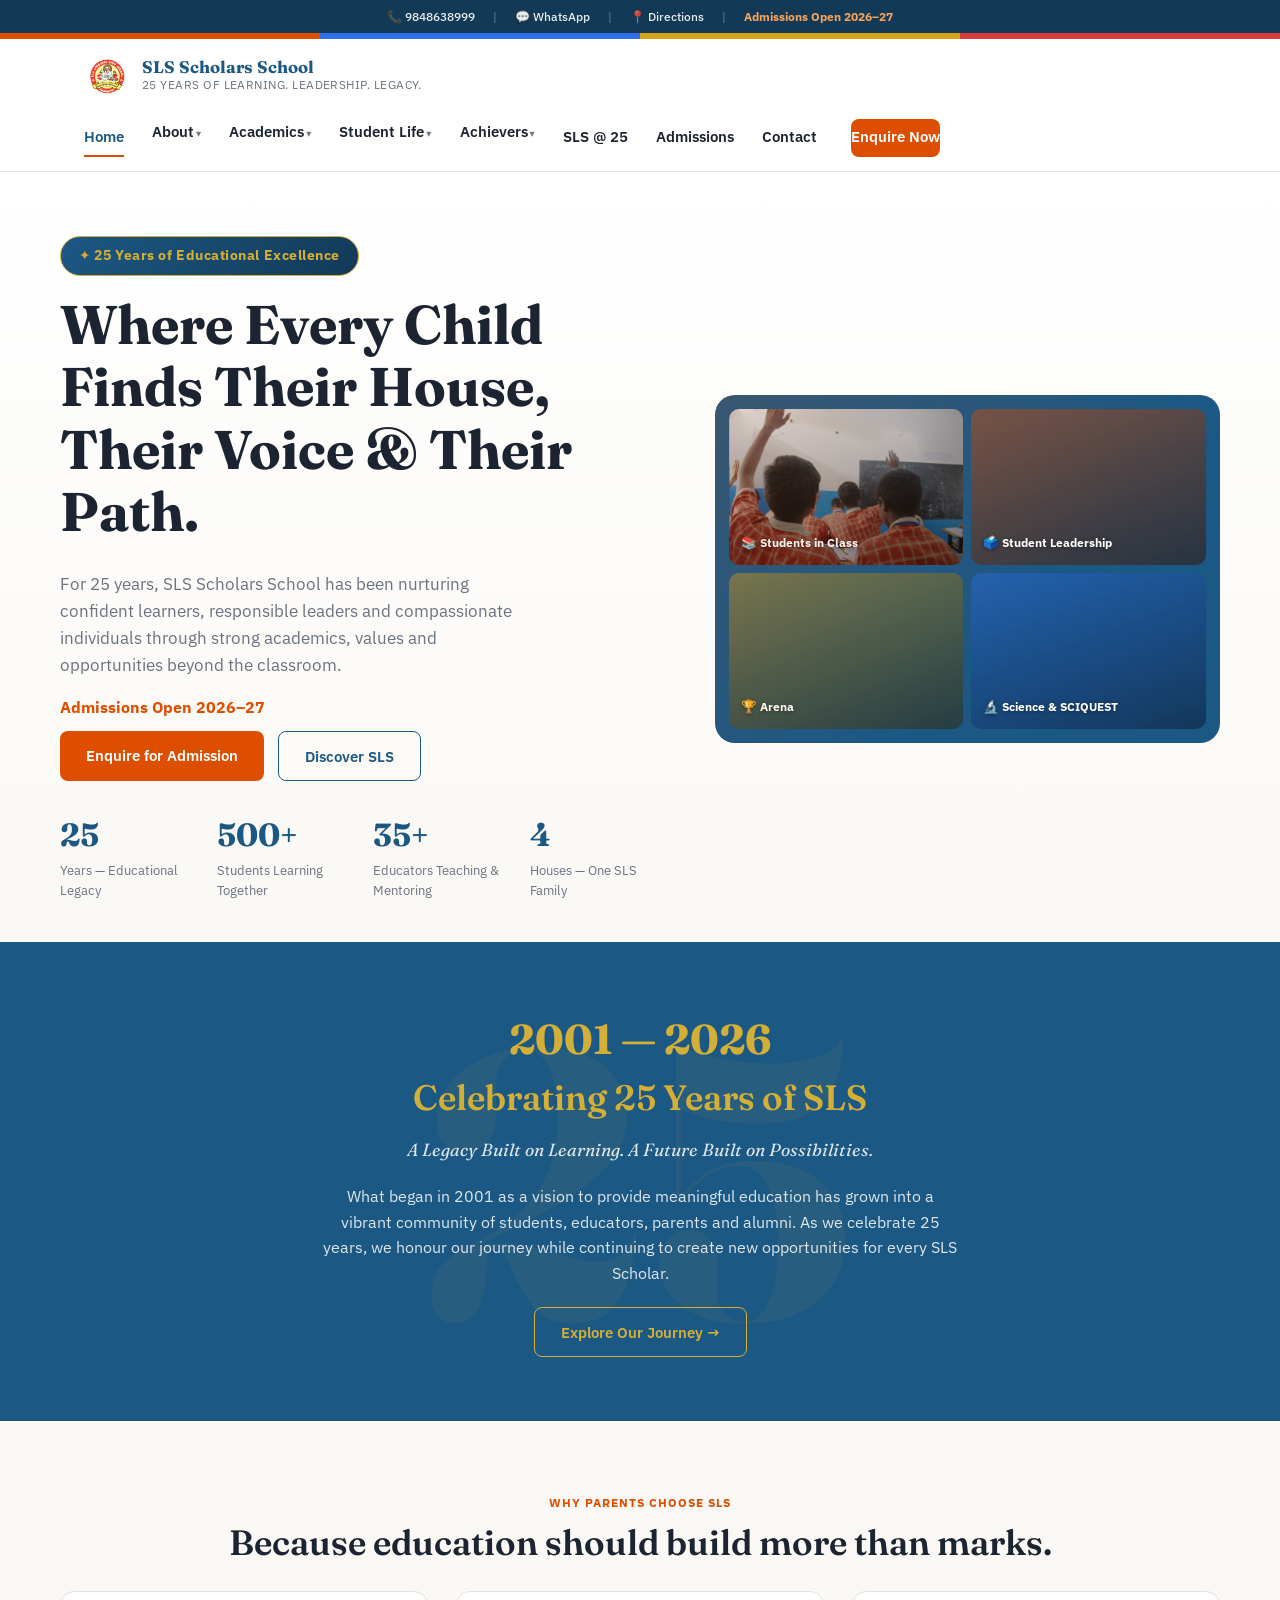
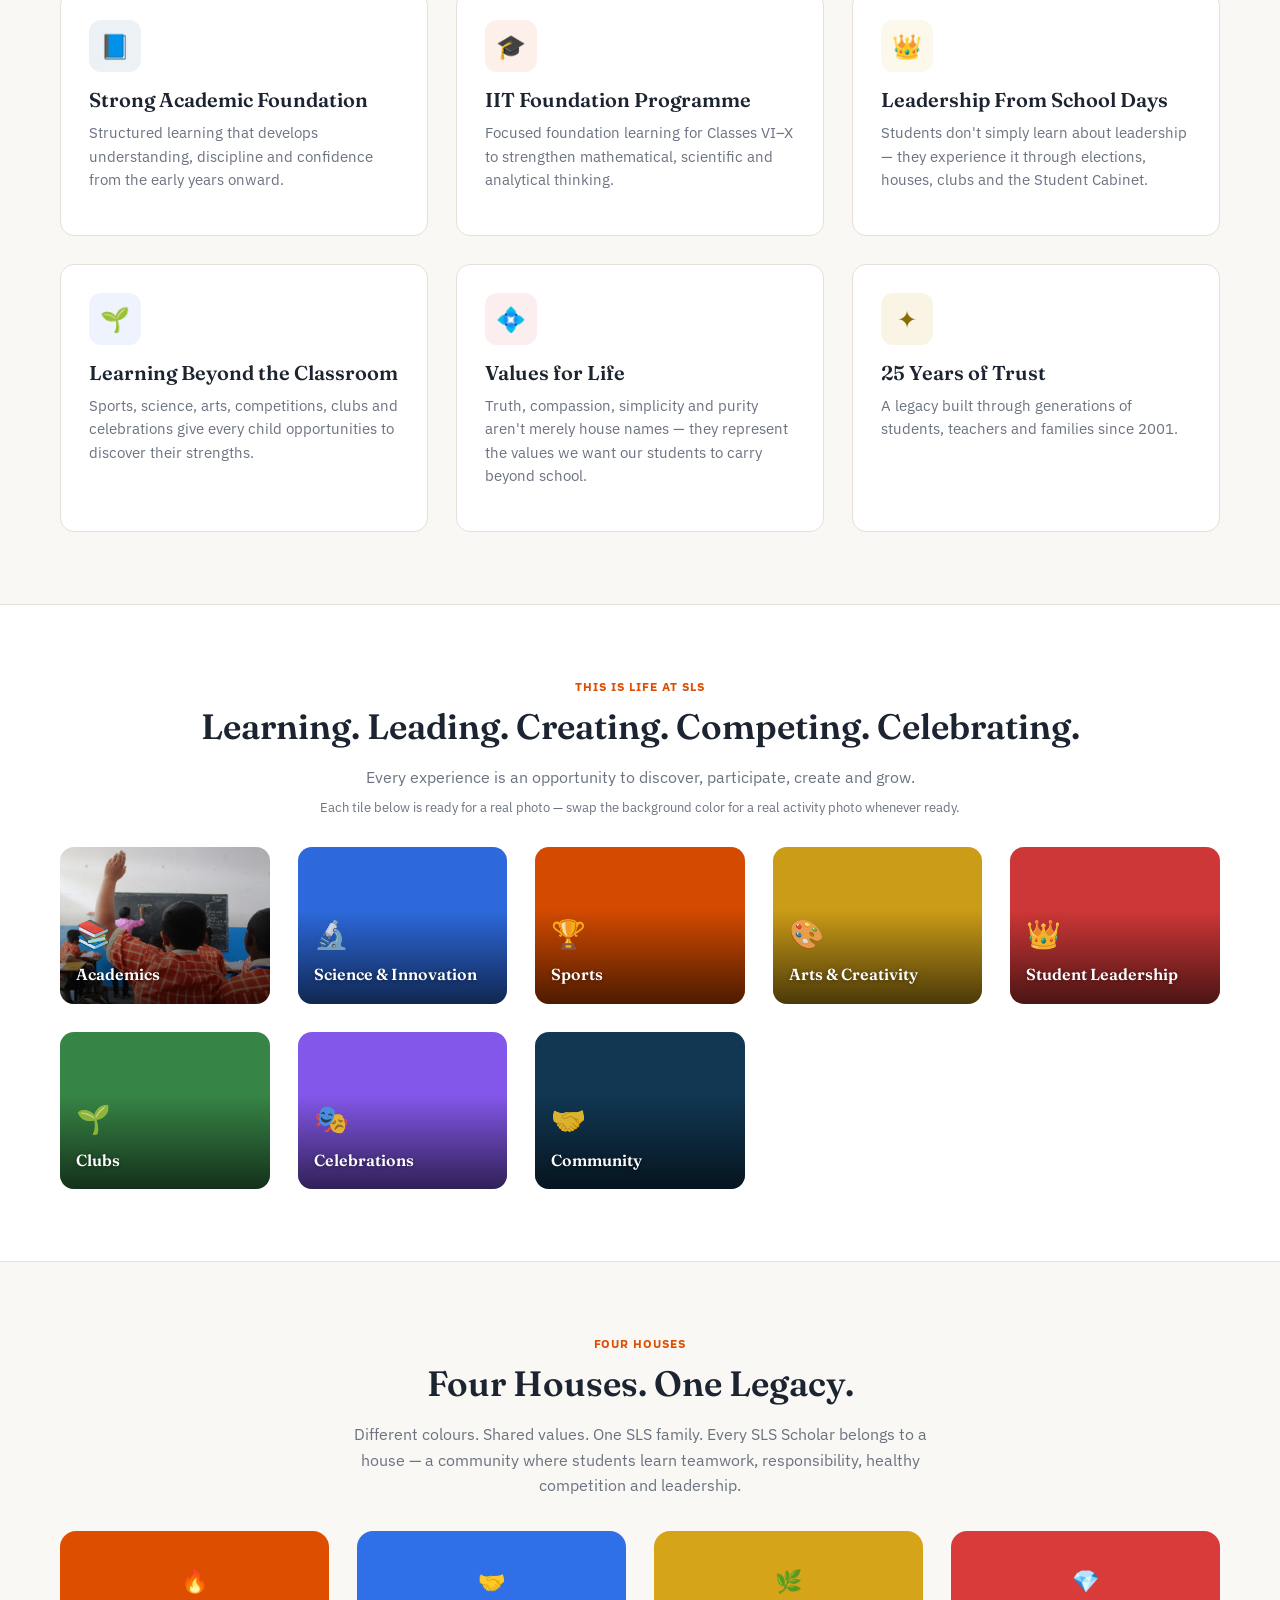
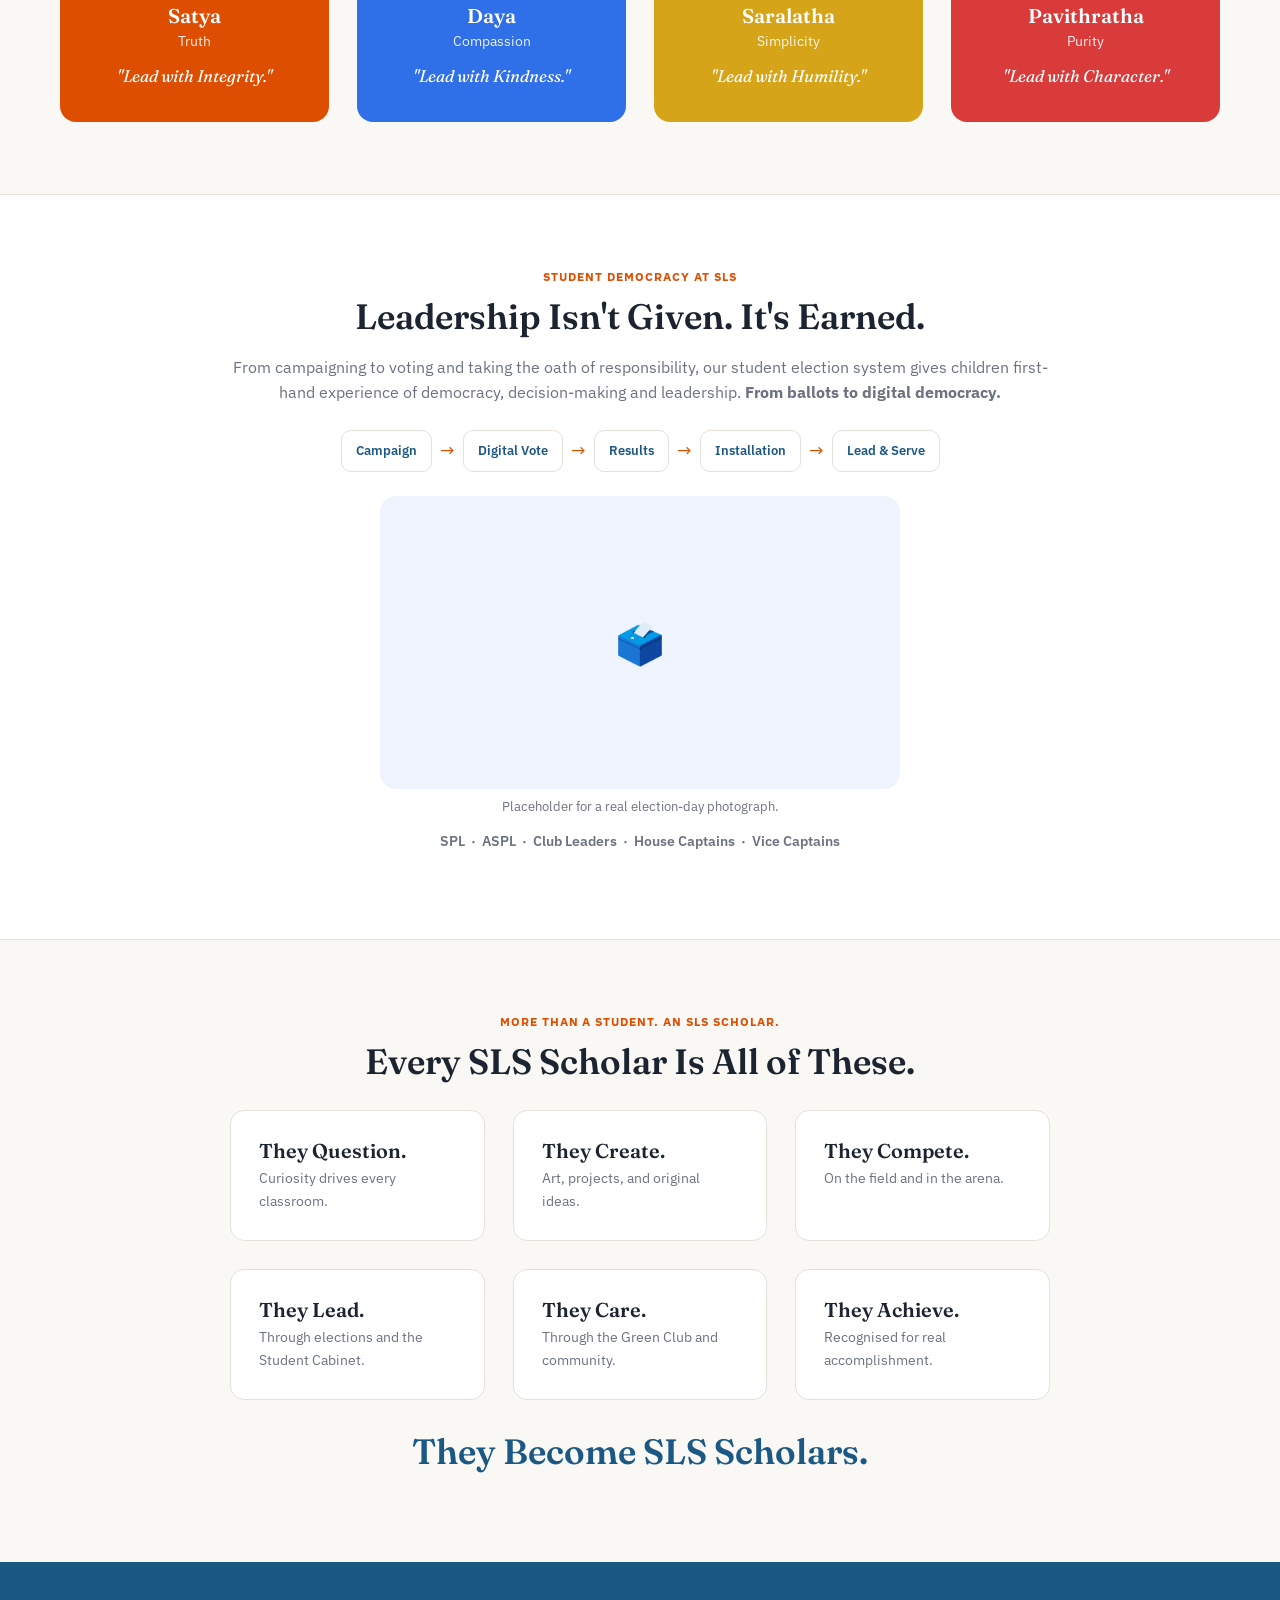
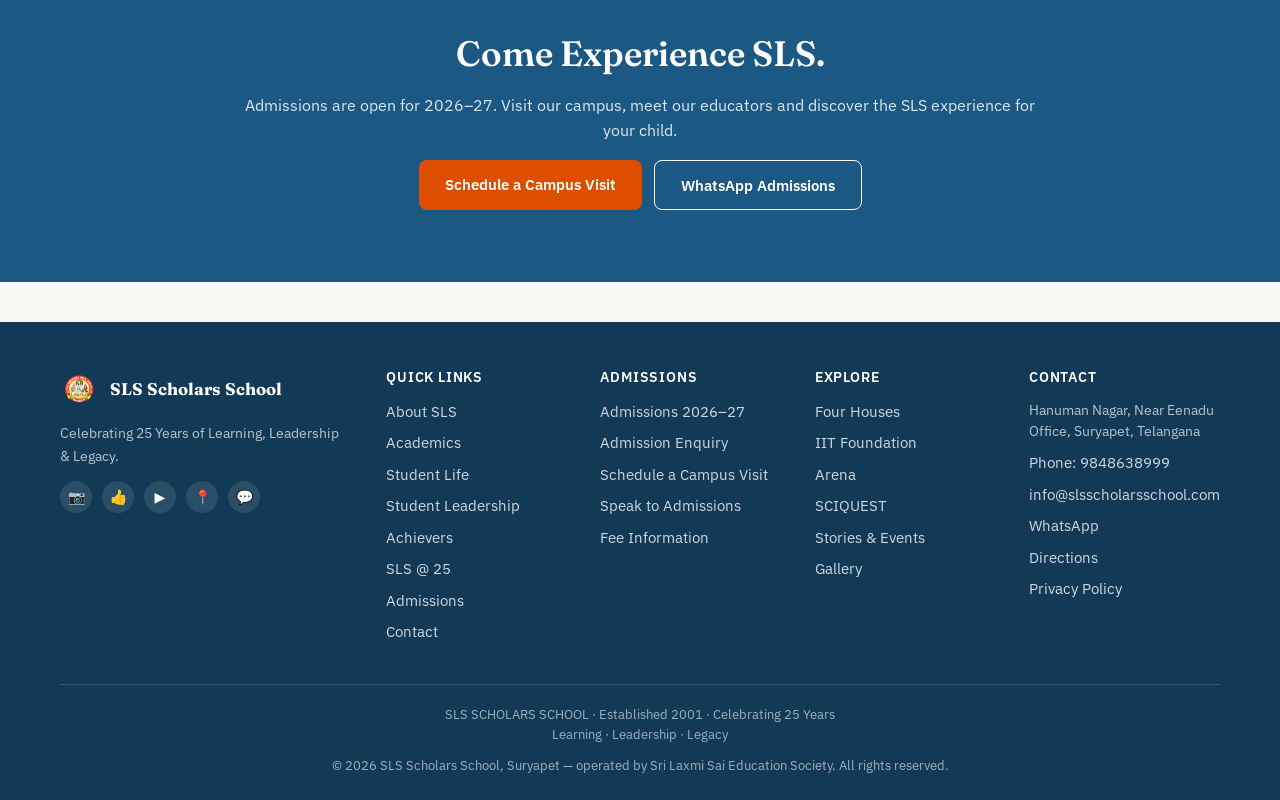
<file: index.html>
<!doctype html>
<html lang="en">
<head>
<meta charset="UTF-8">
<meta name="viewport" content="width=device-width, initial-scale=1.0">
<title>SLS Scholars School | 25 Years of Learning, Leadership & Legacy</title>
<meta name="description" content="SLS Scholars School, Suryapet — celebrating 25 years of educational excellence. Nursery to Class X, with IIT Foundation and student leadership.">
<link rel="stylesheet" href="style.css">
</head>
<body>

<div class="utility-strip">
  <a href="tel:+919848638999">📞 9848638999</a>
  <span class="sep">|</span>
  <a href="tel:+919848638999">💬 WhatsApp</a>
  <span class="sep">|</span>
  <a href="https://www.google.com/maps/search/?api=1&query=SLS+Scholars+School+Hanuman+Nagar+Near+Eenadu+Office+Suryapet" target="_blank" rel="noopener">📍 Directions</a>
  <span class="sep">|</span>
  <span class="admissions-tag">Admissions Open 2026–27</span>
</div>
<div class="house-stripe"><span class="s1"></span><span class="s2"></span><span class="s3"></span><span class="s4"></span></div>
<header class="site-header">
  <div class="nav-wrap">
    <a class="brand" href="index.html">
      <img src="images/crest.png" alt="SLS Scholars School crest">
      <div class="brand-text">
        <div class="school-name">SLS Scholars School</div>
        <div class="school-tag">25 Years of Learning. Leadership. Legacy.</div>
      </div>
    </a>
    <button class="hamburger-btn" onclick="document.querySelector('.main-nav').classList.add('open')" aria-label="Open menu">☰</button>
    <nav class="main-nav">
      <button class="nav-close-btn" onclick="document.querySelector('.main-nav').classList.remove('open')" aria-label="Close menu">✕</button>
      <a href="index.html" class="no-caret active">Home</a>
      <div class="nav-item">
        <a href="about.html">About</a>
        <div class="nav-dropdown">
          <a href="about.html#our-story">Our Story</a>
          <a href="about.html#founder">Founder</a>
          <a href="about.html#principal-message">Principal's Message</a>
          <a href="about.html#vision-mission">Vision &amp; Mission</a>
          <a href="about.html#four-houses">Four Houses</a>
        </div>
      </div>
      <div class="nav-item">
        <a href="academics.html">Academics</a>
        <div class="nav-dropdown">
          <a href="academics.html#academic-journey">Academic Journey</a>
          <a href="academics.html#early-years">Early Years</a>
          <a href="academics.html#primary">Primary</a>
          <a href="academics.html#middle-school">Middle School</a>
          <a href="academics.html#secondary">Secondary</a>
          <a href="academics.html#iit-foundation">IIT Foundation</a>
        </div>
      </div>
      <div class="nav-item">
        <a href="life-at-sls.html">Student Life</a>
        <div class="nav-dropdown">
          <a href="life-at-sls.html">Life at SLS</a>
          <a href="leadership.html">Student Leadership</a>
          <a href="life-at-sls.html#houses">Houses</a>
          <a href="life-at-sls.html#sports">Sports</a>
          <a href="life-at-sls.html#clubs">Clubs</a>
          <a href="life-at-sls.html#competitions">Competitions</a>
          <a href="gallery.html">Stories &amp; Events</a>
        </div>
      </div>
      <div class="nav-item">
        <a href="achievers.html">Achievers</a>
        <div class="nav-dropdown">
          <a href="achievers.html#academic-achievers">Academic Achievers</a>
          <a href="achievers.html#student-achievements">Student Achievements</a>
        </div>
      </div>
      <a href="sls-at-25.html" class="no-caret">SLS @ 25</a>
      <a href="admissions.html" class="no-caret">Admissions</a>
      <a href="contact.html" class="no-caret">Contact</a>
      <a href="admissions.html#admissionForm" class="enquire-btn-nav no-caret">Enquire Now</a>
    </nav>
  </div>
</header>

<section class="hero">
  <div class="hero-inner">
    <div>
      <span class="jubilee-badge">✦ 25 Years of Educational Excellence</span>
      <h1 style="margin-top:18px;">Where Every Child Finds Their House, Their Voice & Their Path.</h1>
      <p style="font-size:1.05rem; color:var(--muted); max-width:480px;">For 25 years, SLS Scholars School has been nurturing confident learners, responsible leaders and compassionate individuals through strong academics, values and opportunities beyond the classroom.</p>
      <div style="margin:14px 0 6px; font-weight:700; color:var(--orange);">Admissions Open 2026–27</div>
      <div style="display:flex; gap:14px; flex-wrap:wrap; margin-top:10px;">
        <a href="admissions.html" class="btn btn-primary">Enquire for Admission</a>
        <a href="about.html" class="btn btn-outline">Discover SLS</a>
      </div>
      <div class="stat-row">
        <div><div class="stat-num">25</div><div class="stat-label">Years — Educational Legacy</div></div>
        <div><div class="stat-num">500+</div><div class="stat-label">Students Learning Together</div></div>
        <div><div class="stat-num">35+</div><div class="stat-label">Educators Teaching &amp; Mentoring</div></div>
        <div><div class="stat-num">4</div><div class="stat-label">Houses — One SLS Family</div></div>
      </div>
    </div>
    <div class="hero-crest-panel" style="padding:14px;">
      <div class="hero-photo-grid">
        <div class="hero-photo-tile" style="background-image:linear-gradient(160deg, rgba(28,88,132,0.15), rgba(0,0,0,0.55)), url('images/campus/classroom-hands-raised.jpg'); background-size:cover; background-position:center;">📚 Students in Class</div>
        <div class="hero-photo-tile" style="background:linear-gradient(160deg, rgba(222,78,0,0.3), rgba(0,0,0,0.4)), #DE4E0030;">🗳️ Student Leadership</div>
        <div class="hero-photo-tile" style="background:linear-gradient(160deg, rgba(214,164,25,0.3), rgba(0,0,0,0.4)), #D6A41930;">🏆 Arena</div>
        <div class="hero-photo-tile" style="background:linear-gradient(160deg, rgba(47,111,232,0.3), rgba(0,0,0,0.4)), #2F6FE830;">🔬 Science &amp; SCIQUEST</div>
      </div>
    </div>
  </div>
</section>

<section class="jubilee-section">
  <div class="jubilee-years">2001 — 2026</div>
  <h2>Celebrating 25 Years of SLS</h2>
  <p style="font-family:'Fraunces',serif; font-style:italic; font-size:1.1rem;">A Legacy Built on Learning. A Future Built on Possibilities.</p>
  <p>What began in 2001 as a vision to provide meaningful education has grown into a vibrant community of students, educators, parents and alumni. As we celebrate 25 years, we honour our journey while continuing to create new opportunities for every SLS Scholar.</p>
  <a href="about.html" class="btn btn-outline" style="border-color:#D4AF37; color:#D4AF37;">Explore Our Journey →</a>
</section>

<section>
  <div class="wrap">
    <span class="eyebrow" style="text-align:center; display:block;">Why Parents Choose SLS</span>
    <h2 style="text-align:center;">Because education should build more than marks.</h2>
    <div class="grid grid-3-fixed" style="margin-top:28px;">
      <div class="card">
        <div class="card-icon" style="background:#1C588415; color:var(--navy);">📘</div>
        <h3>Strong Academic Foundation</h3>
        <p style="color:var(--muted); font-size:0.92rem;">Structured learning that develops understanding, discipline and confidence from the early years onward.</p>
      </div>
      <div class="card">
        <div class="card-icon" style="background:#DE4E0015; color:var(--orange);">🎓</div>
        <h3>IIT Foundation Programme</h3>
        <p style="color:var(--muted); font-size:0.92rem;">Focused foundation learning for Classes VI–X to strengthen mathematical, scientific and analytical thinking.</p>
      </div>
      <div class="card">
        <div class="card-icon" style="background:#D6A41915; color:var(--saralatha);">👑</div>
        <h3>Leadership From School Days</h3>
        <p style="color:var(--muted); font-size:0.92rem;">Students don't simply learn about leadership — they experience it through elections, houses, clubs and the Student Cabinet.</p>
      </div>
      <div class="card">
        <div class="card-icon" style="background:#2F6FE815; color:var(--daya);">🌱</div>
        <h3>Learning Beyond the Classroom</h3>
        <p style="color:var(--muted); font-size:0.92rem;">Sports, science, arts, competitions, clubs and celebrations give every child opportunities to discover their strengths.</p>
      </div>
      <div class="card">
        <div class="card-icon" style="background:#D93A3A15; color:var(--pavithratha);">💠</div>
        <h3>Values for Life</h3>
        <p style="color:var(--muted); font-size:0.92rem;">Truth, compassion, simplicity and purity aren't merely house names — they represent the values we want our students to carry beyond school.</p>
      </div>
      <div class="card">
        <div class="card-icon" style="background:#D4AF3722; color:#8a6d00;">✦</div>
        <h3>25 Years of Trust</h3>
        <p style="color:var(--muted); font-size:0.92rem;">A legacy built through generations of students, teachers and families since 2001.</p>
      </div>
    </div>
  </div>
</section>

<section style="background:#fff; border-top:1px solid var(--line); border-bottom:1px solid var(--line);">
  <div class="wrap">
    <span class="eyebrow" style="text-align:center; display:block;">This Is Life at SLS</span>
    <h2 style="text-align:center;">Learning. Leading. Creating. Competing. Celebrating.</h2>
    <p style="text-align:center; color:var(--muted); max-width:600px; margin:0 auto 8px;">Every experience is an opportunity to discover, participate, create and grow.</p>
    <p style="text-align:center; color:var(--muted); font-size:0.8rem; margin-bottom:28px;">Each tile below is ready for a real photo — swap the background color for a real activity photo whenever ready.</p>
    <div class="grid grid-4">
      <div class="life-tile" style="background-image:url('images/campus/teacher-blackboard.jpg'); background-size:cover; background-position:center 30%;"><div><div class="life-icon">📚</div><div class="life-label">Academics</div></div></div>
      <div class="life-tile" style="background-color:#2F6FE8;"><div><div class="life-icon">🔬</div><div class="life-label">Science &amp; Innovation</div></div></div>
      <div class="life-tile" style="background-color:#DE4E00;"><div><div class="life-icon">🏆</div><div class="life-label">Sports</div></div></div>
      <div class="life-tile" style="background-color:#D6A419;"><div><div class="life-icon">🎨</div><div class="life-label">Arts &amp; Creativity</div></div></div>
      <div class="life-tile" style="background-color:#D93A3A;"><div><div class="life-icon">👑</div><div class="life-label">Student Leadership</div></div></div>
      <div class="life-tile" style="background-color:#3A8C4A;"><div><div class="life-icon">🌱</div><div class="life-label">Clubs</div></div></div>
      <div class="life-tile" style="background-color:#8A5CF6;"><div><div class="life-icon">🎭</div><div class="life-label">Celebrations</div></div></div>
      <div class="life-tile" style="background-color:#123A57;"><div><div class="life-icon">🤝</div><div class="life-label">Community</div></div></div>
    </div>
  </div>
</section>

<section>
  <div class="wrap">
    <span class="eyebrow" style="text-align:center; display:block;">Four Houses</span>
    <h2 style="text-align:center;">Four Houses. One Legacy.</h2>
    <p style="text-align:center; color:var(--muted); max-width:600px; margin:0 auto 32px;">Different colours. Shared values. One SLS family. Every SLS Scholar belongs to a house — a community where students learn teamwork, responsibility, healthy competition and leadership.</p>
    <div class="grid grid-4">
      <div class="house-tile" style="background:var(--sathya);">
        <span class="house-symbol">🔥</span>
        <h3 style="color:#fff; margin-bottom:4px;">Satya</h3>
        <div class="house-value">Truth</div>
        <div class="house-motto">"Lead with Integrity."</div>
      </div>
      <div class="house-tile" style="background:var(--daya);">
        <span class="house-symbol">🤝</span>
        <h3 style="color:#fff; margin-bottom:4px;">Daya</h3>
        <div class="house-value">Compassion</div>
        <div class="house-motto">"Lead with Kindness."</div>
      </div>
      <div class="house-tile" style="background:var(--saralatha);">
        <span class="house-symbol">🌿</span>
        <h3 style="color:#fff; margin-bottom:4px;">Saralatha</h3>
        <div class="house-value">Simplicity</div>
        <div class="house-motto">"Lead with Humility."</div>
      </div>
      <div class="house-tile" style="background:var(--pavithratha);">
        <span class="house-symbol">💎</span>
        <h3 style="color:#fff; margin-bottom:4px;">Pavithratha</h3>
        <div class="house-value">Purity</div>
        <div class="house-motto">"Lead with Character."</div>
      </div>
    </div>
  </div>
</section>

<section style="background:#fff; border-top:1px solid var(--line); border-bottom:1px solid var(--line);">
  <div class="wrap-narrow" style="text-align:center;">
    <span class="eyebrow">Student Democracy at SLS</span>
    <h2>Leadership Isn't Given. It's Earned.</h2>
    <p style="color:var(--muted);">From campaigning to voting and taking the oath of responsibility, our student election system gives children first-hand experience of democracy, decision-making and leadership. <strong>From ballots to digital democracy.</strong></p>
    <div class="election-flow">
      <div class="step">Campaign</div><div class="arrow">→</div>
      <div class="step">Digital Vote</div><div class="arrow">→</div>
      <div class="step">Results</div><div class="arrow">→</div>
      <div class="step">Installation</div><div class="arrow">→</div>
      <div class="step">Lead &amp; Serve</div>
    </div>
    <div class="full-photo-block" style="background:#2F6FE815; max-width:520px; margin:20px auto 0;">🗳️</div>
    <p style="font-size:0.8rem; color:var(--muted); margin-top:8px;">Placeholder for a real election-day photograph.</p>
    <p style="font-size:0.85rem; color:var(--muted); font-weight:600; margin-top:14px;">SPL &nbsp;·&nbsp; ASPL &nbsp;·&nbsp; Club Leaders &nbsp;·&nbsp; House Captains &nbsp;·&nbsp; Vice Captains</p>
  </div>
</section>

<section>
  <div class="wrap-narrow" style="text-align:center;">
    <span class="eyebrow">More Than a Student. An SLS Scholar.</span>
    <h2>Every SLS Scholar Is All of These.</h2>
    <div class="grid grid-3" style="margin-top:28px; text-align:left;">
      <div class="card"><h3 style="margin-bottom:4px;">They Question.</h3><p style="color:var(--muted); font-size:0.9rem; margin:0;">Curiosity drives every classroom.</p></div>
      <div class="card"><h3 style="margin-bottom:4px;">They Create.</h3><p style="color:var(--muted); font-size:0.9rem; margin:0;">Art, projects, and original ideas.</p></div>
      <div class="card"><h3 style="margin-bottom:4px;">They Compete.</h3><p style="color:var(--muted); font-size:0.9rem; margin:0;">On the field and in the arena.</p></div>
      <div class="card"><h3 style="margin-bottom:4px;">They Lead.</h3><p style="color:var(--muted); font-size:0.9rem; margin:0;">Through elections and the Student Cabinet.</p></div>
      <div class="card"><h3 style="margin-bottom:4px;">They Care.</h3><p style="color:var(--muted); font-size:0.9rem; margin:0;">Through the Green Club and community.</p></div>
      <div class="card"><h3 style="margin-bottom:4px;">They Achieve.</h3><p style="color:var(--muted); font-size:0.9rem; margin:0;">Recognised for real accomplishment.</p></div>
    </div>
    <h2 style="margin-top:32px; color:var(--navy);">They Become SLS Scholars.</h2>
  </div>
</section>

<section style="background:var(--navy);">
  <div class="wrap-narrow" style="text-align:center;">
    <h2 style="color:#fff;">Come Experience SLS.</h2>
    <p style="color:rgba(255,255,255,0.85);">Admissions are open for 2026–27. Visit our campus, meet our educators and discover the SLS experience for your child.</p>
    <div style="display:flex; gap:12px; justify-content:center; flex-wrap:wrap;">
      <a href="contact.html" class="btn btn-primary">Schedule a Campus Visit</a>
      <a href="tel:+919848638999" class="btn btn-outline" style="border-color:#fff; color:#fff;">WhatsApp Admissions</a>
    </div>
  </div>
</section>

<footer class="site-footer">
  <div class="footer-wrap">
    <div>
      <div class="brand" style="margin-bottom:14px;">
        <img src="images/crest.png" alt="crest" style="width:38px;height:38px;">
        <div class="brand-text"><div class="school-name" style="color:#fff;">SLS Scholars School</div></div>
      </div>
      <p style="color:rgba(255,255,255,0.7); font-size:0.88rem; max-width:280px;">Celebrating 25 Years of Learning, Leadership &amp; Legacy.</p>
      <div class="social-row">
        <a href="#" aria-label="Instagram" target="_blank" rel="noopener">📷</a>
        <a href="#" aria-label="Facebook" target="_blank" rel="noopener">👍</a>
        <a href="#" aria-label="YouTube" target="_blank" rel="noopener">▶</a>
        <a href="https://www.google.com/maps/search/?api=1&query=SLS+Scholars+School+Hanuman+Nagar+Near+Eenadu+Office+Suryapet" aria-label="Directions" target="_blank" rel="noopener">📍</a>
        <a href="tel:+919848638999" aria-label="WhatsApp">💬</a>
      </div>
    </div>
    <div>
      <h4>Quick Links</h4>
      <a href="about.html">About SLS</a>
      <a href="academics.html">Academics</a>
      <a href="life-at-sls.html">Student Life</a>
      <a href="leadership.html">Student Leadership</a>
      <a href="achievers.html">Achievers</a>
      <a href="sls-at-25.html">SLS @ 25</a>
      <a href="admissions.html">Admissions</a>
      <a href="contact.html">Contact</a>
    </div>
    <div>
      <h4>Admissions</h4>
      <a href="admissions.html">Admissions 2026–27</a>
      <a href="admissions.html#admissionForm">Admission Enquiry</a>
      <a href="contact.html">Schedule a Campus Visit</a>
      <a href="tel:+919848638999">Speak to Admissions</a>
      <a href="admissions.html">Fee Information</a>
    </div>
    <div>
      <h4>Explore</h4>
      <a href="life-at-sls.html#houses">Four Houses</a>
      <a href="academics.html#iit-foundation">IIT Foundation</a>
      <a href="life-at-sls.html#sports">Arena</a>
      <a href="life-at-sls.html#competitions">SCIQUEST</a>
      <a href="gallery.html">Stories &amp; Events</a>
      <a href="gallery.html">Gallery</a>
    </div>
    <div>
      <h4>Contact</h4>
      <p style="color:rgba(255,255,255,0.7); font-size:0.85rem; margin:0 0 8px;">Hanuman Nagar, Near Eenadu Office, Suryapet, Telangana</p>
      <a href="tel:+919848638999">Phone: 9848638999</a>
      <a href="mailto:info@slsscholarsschool.com">info@slsscholarsschool.com</a>
      <a href="tel:+919848638999">WhatsApp</a>
      <a href="https://www.google.com/maps/search/?api=1&query=SLS+Scholars+School+Hanuman+Nagar+Near+Eenadu+Office+Suryapet" target="_blank" rel="noopener">Directions</a>
      <a href="privacy.html">Privacy Policy</a>
    </div>
  </div>
  <div class="footer-bottom" style="text-align:center;">
    <div style="margin-bottom:10px;">SLS SCHOLARS SCHOOL · Established 2001 · Celebrating 25 Years<br>Learning · Leadership · Legacy</div>
    © 2026 SLS Scholars School, Suryapet — operated by Sri Laxmi Sai Education Society. All rights reserved.
  </div>
</footer>

<div class="mobile-cta-bar">
  <a href="tel:+919848638999">📞<br>Call</a>
  <a href="tel:+919848638999">💬<br>WhatsApp</a>
  <a href="admissions.html#admissionForm">🎓<br>Enquire</a>
</div>

</body>
</html>
</file>
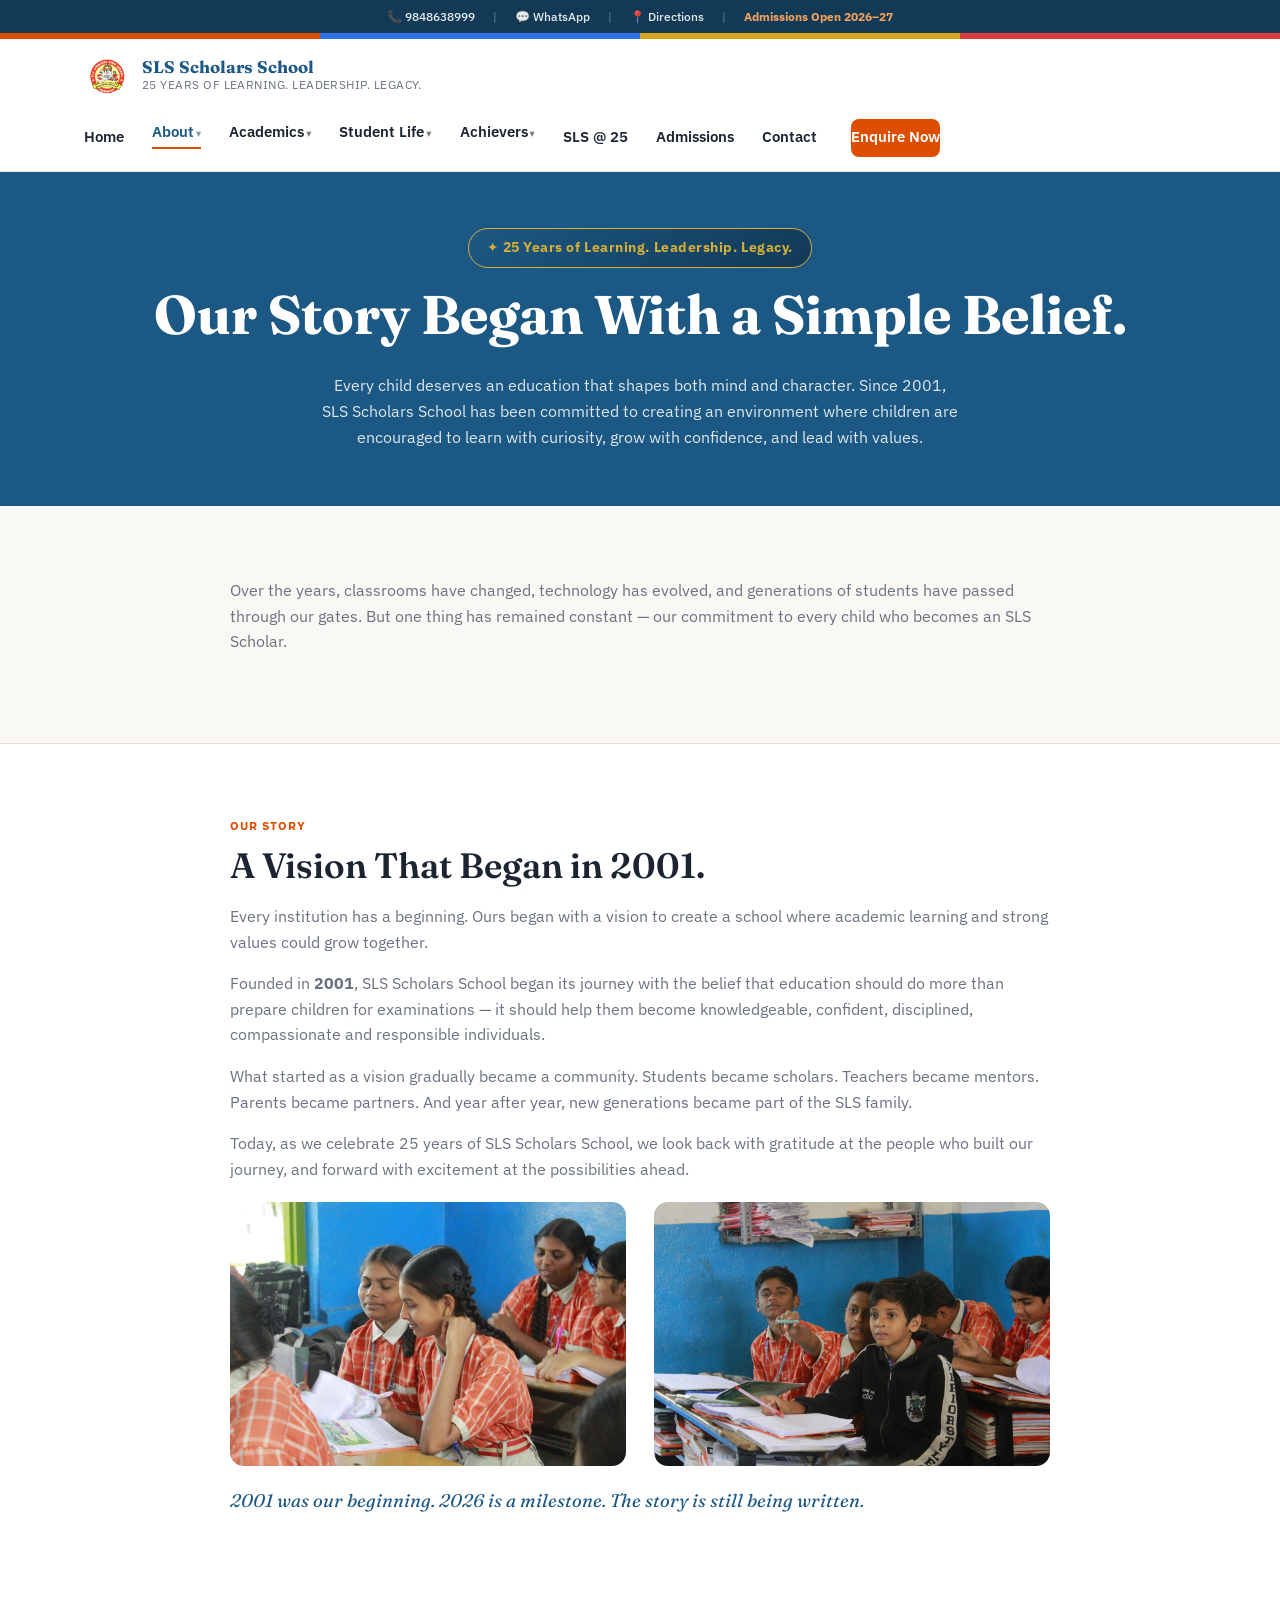
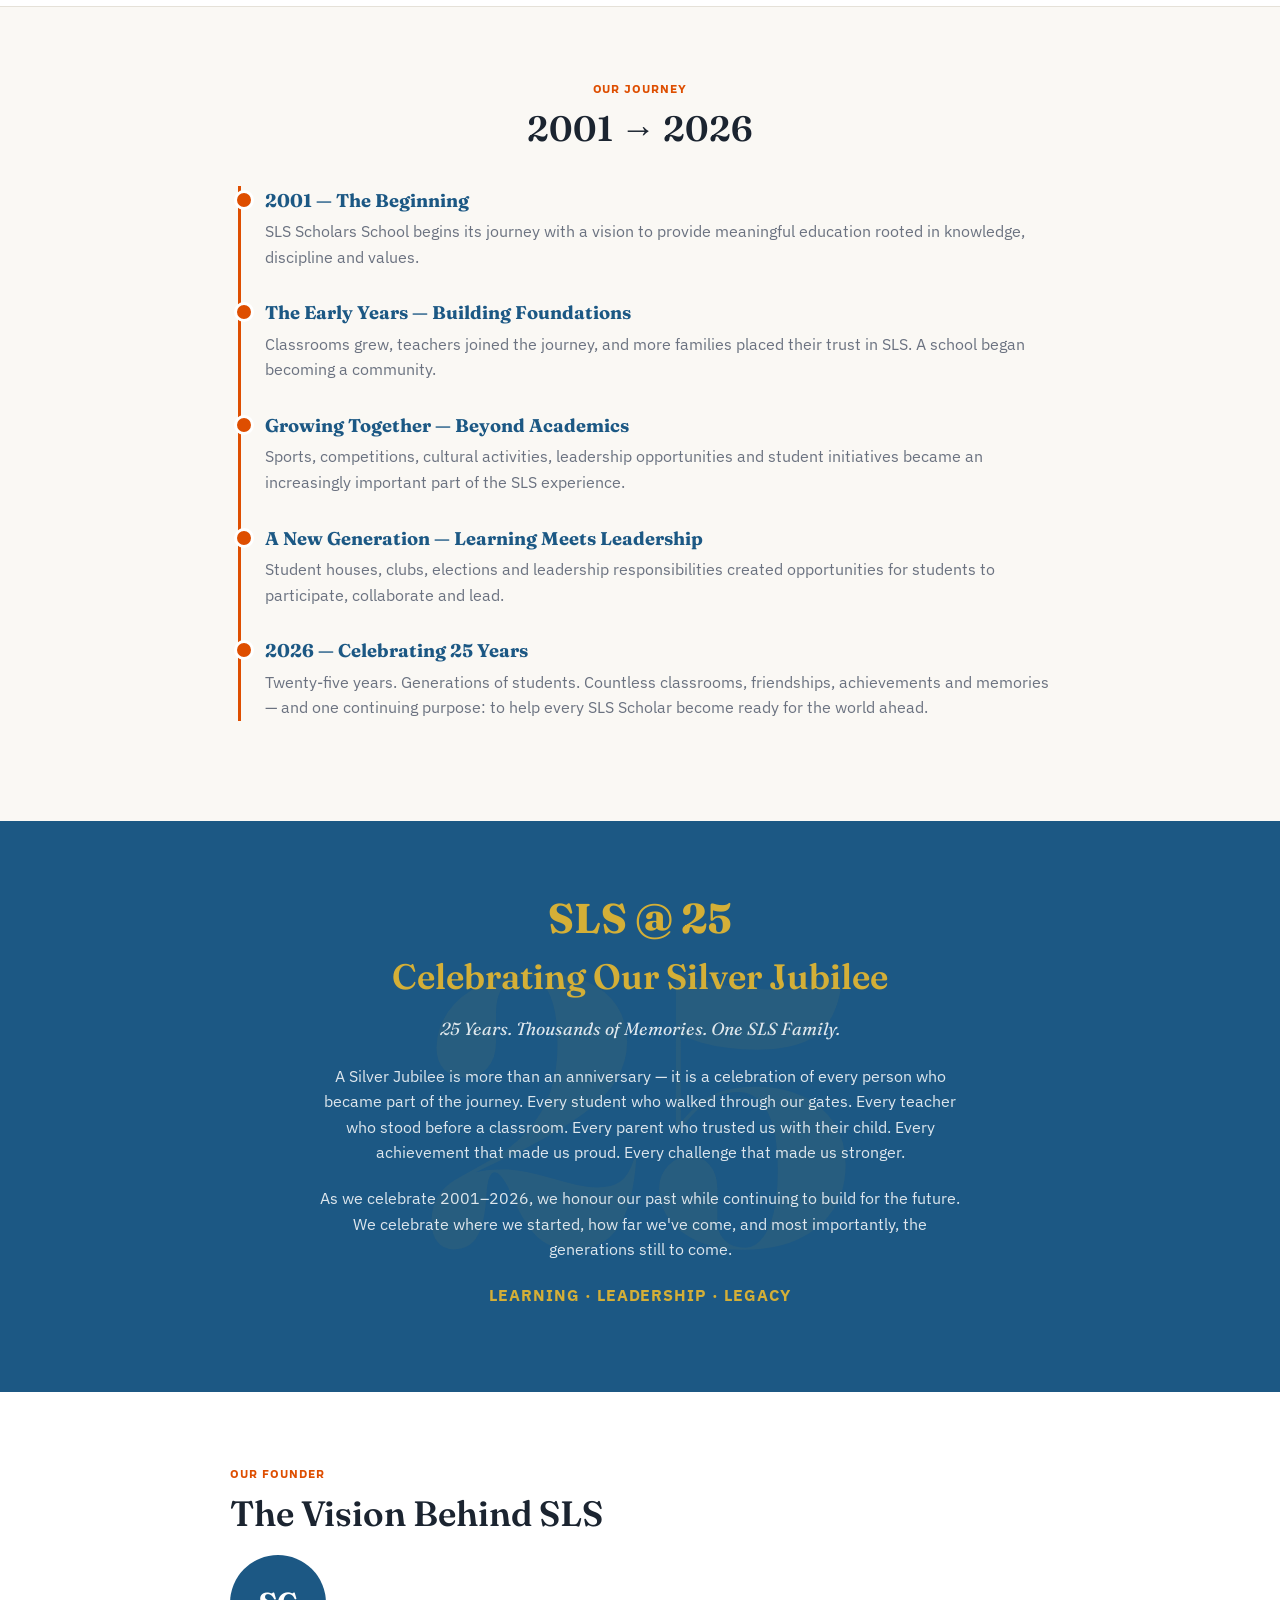
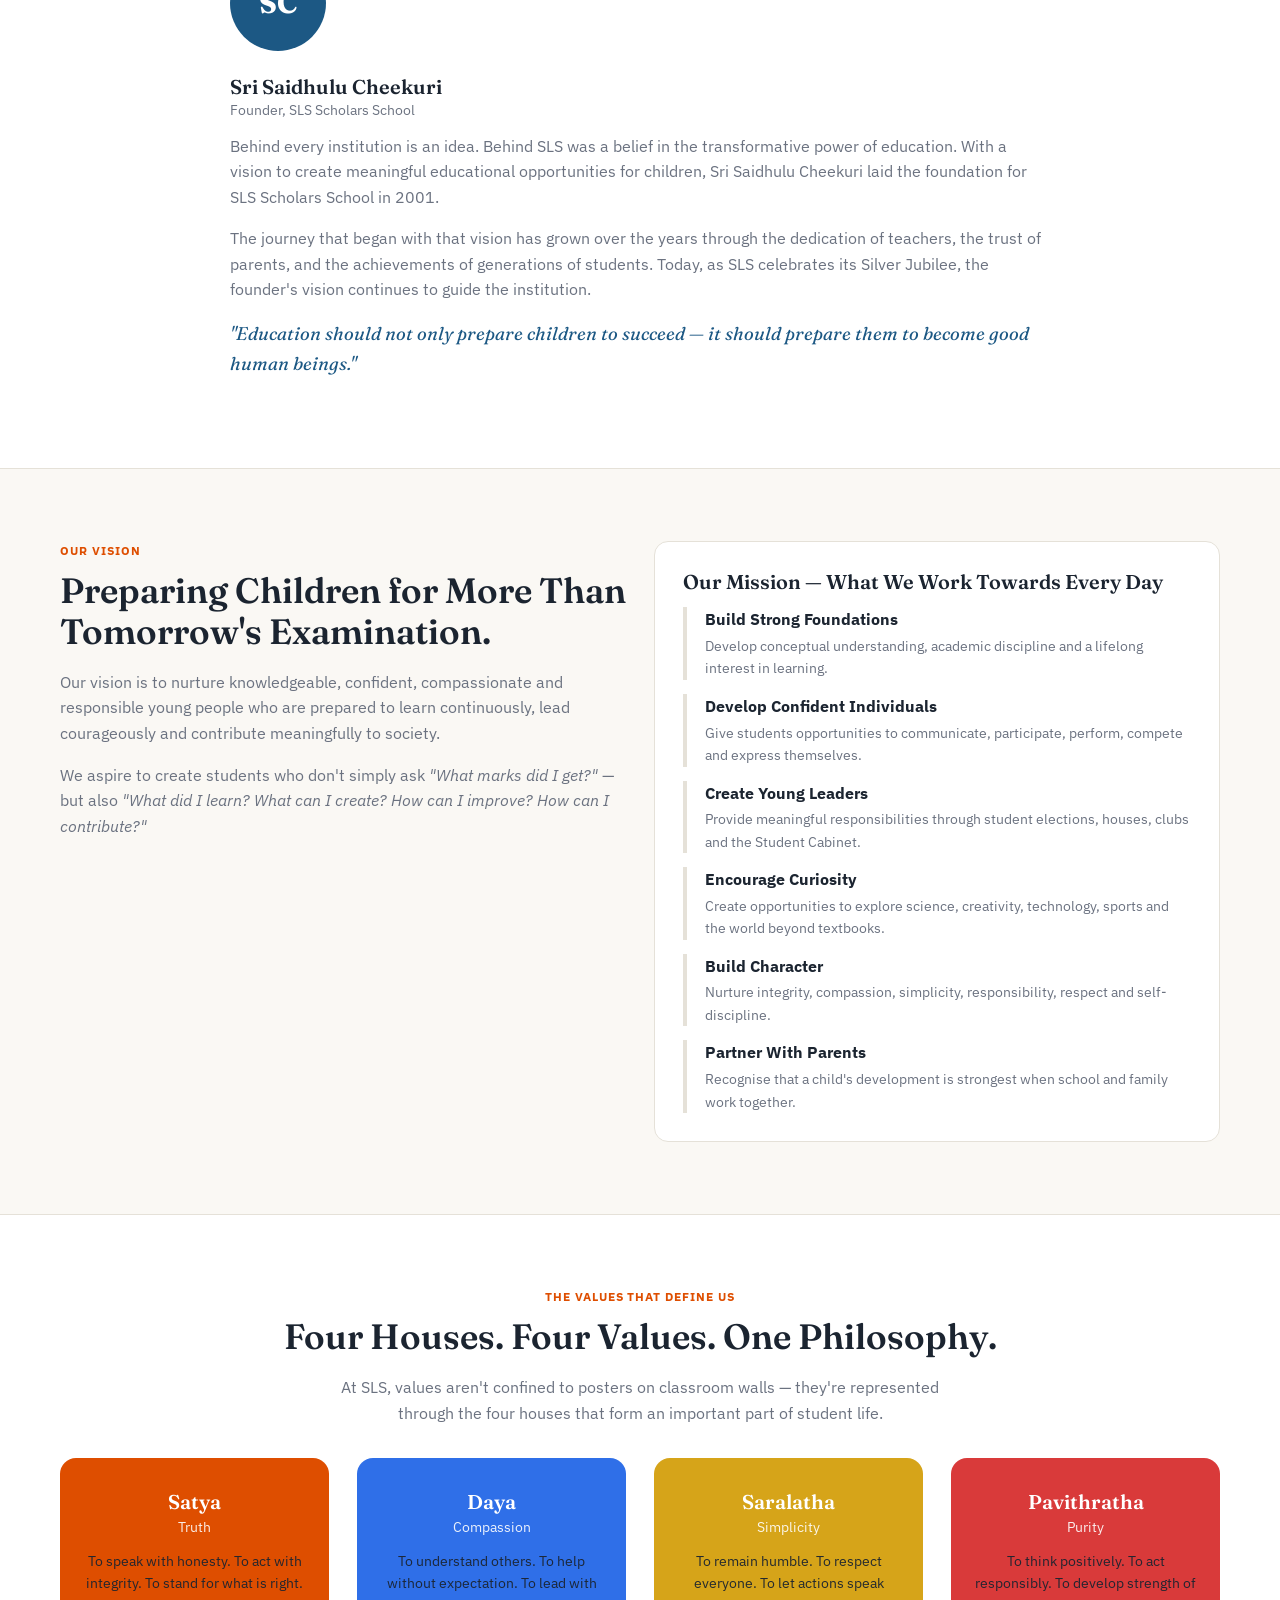
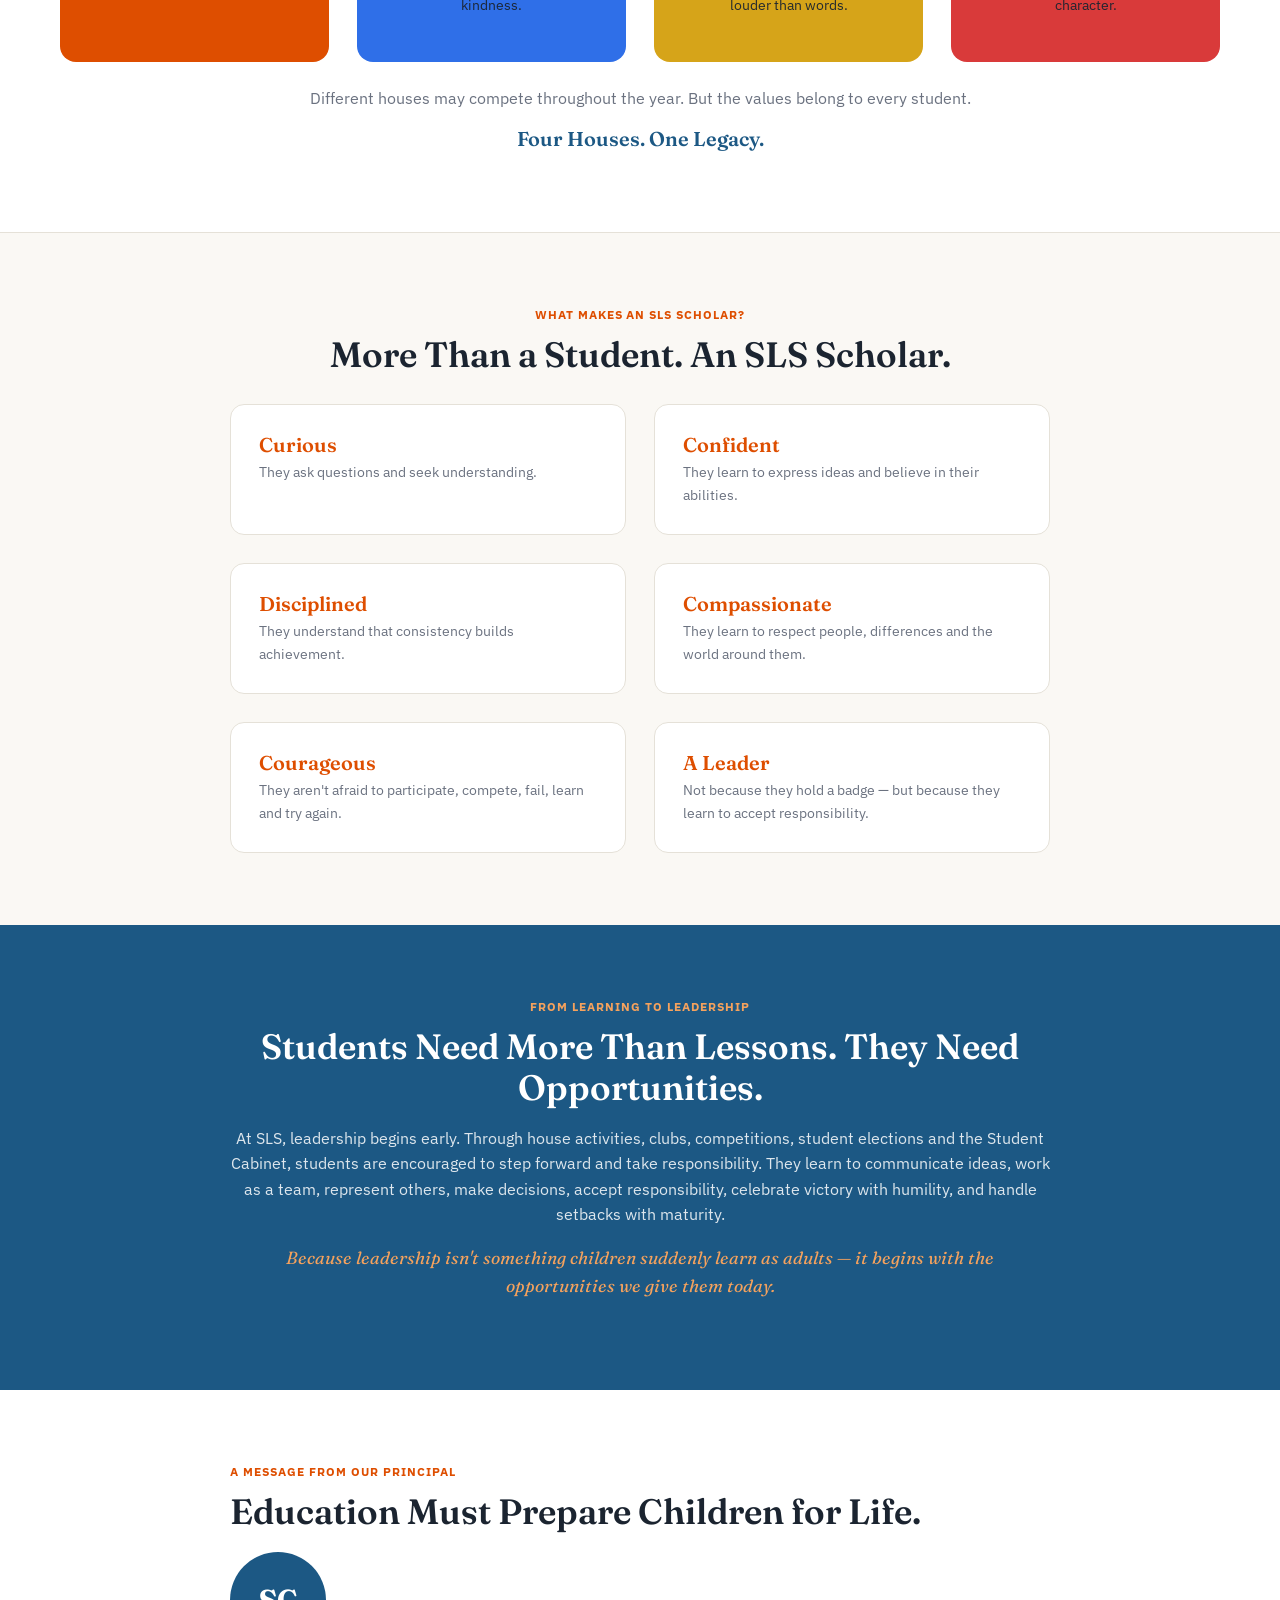
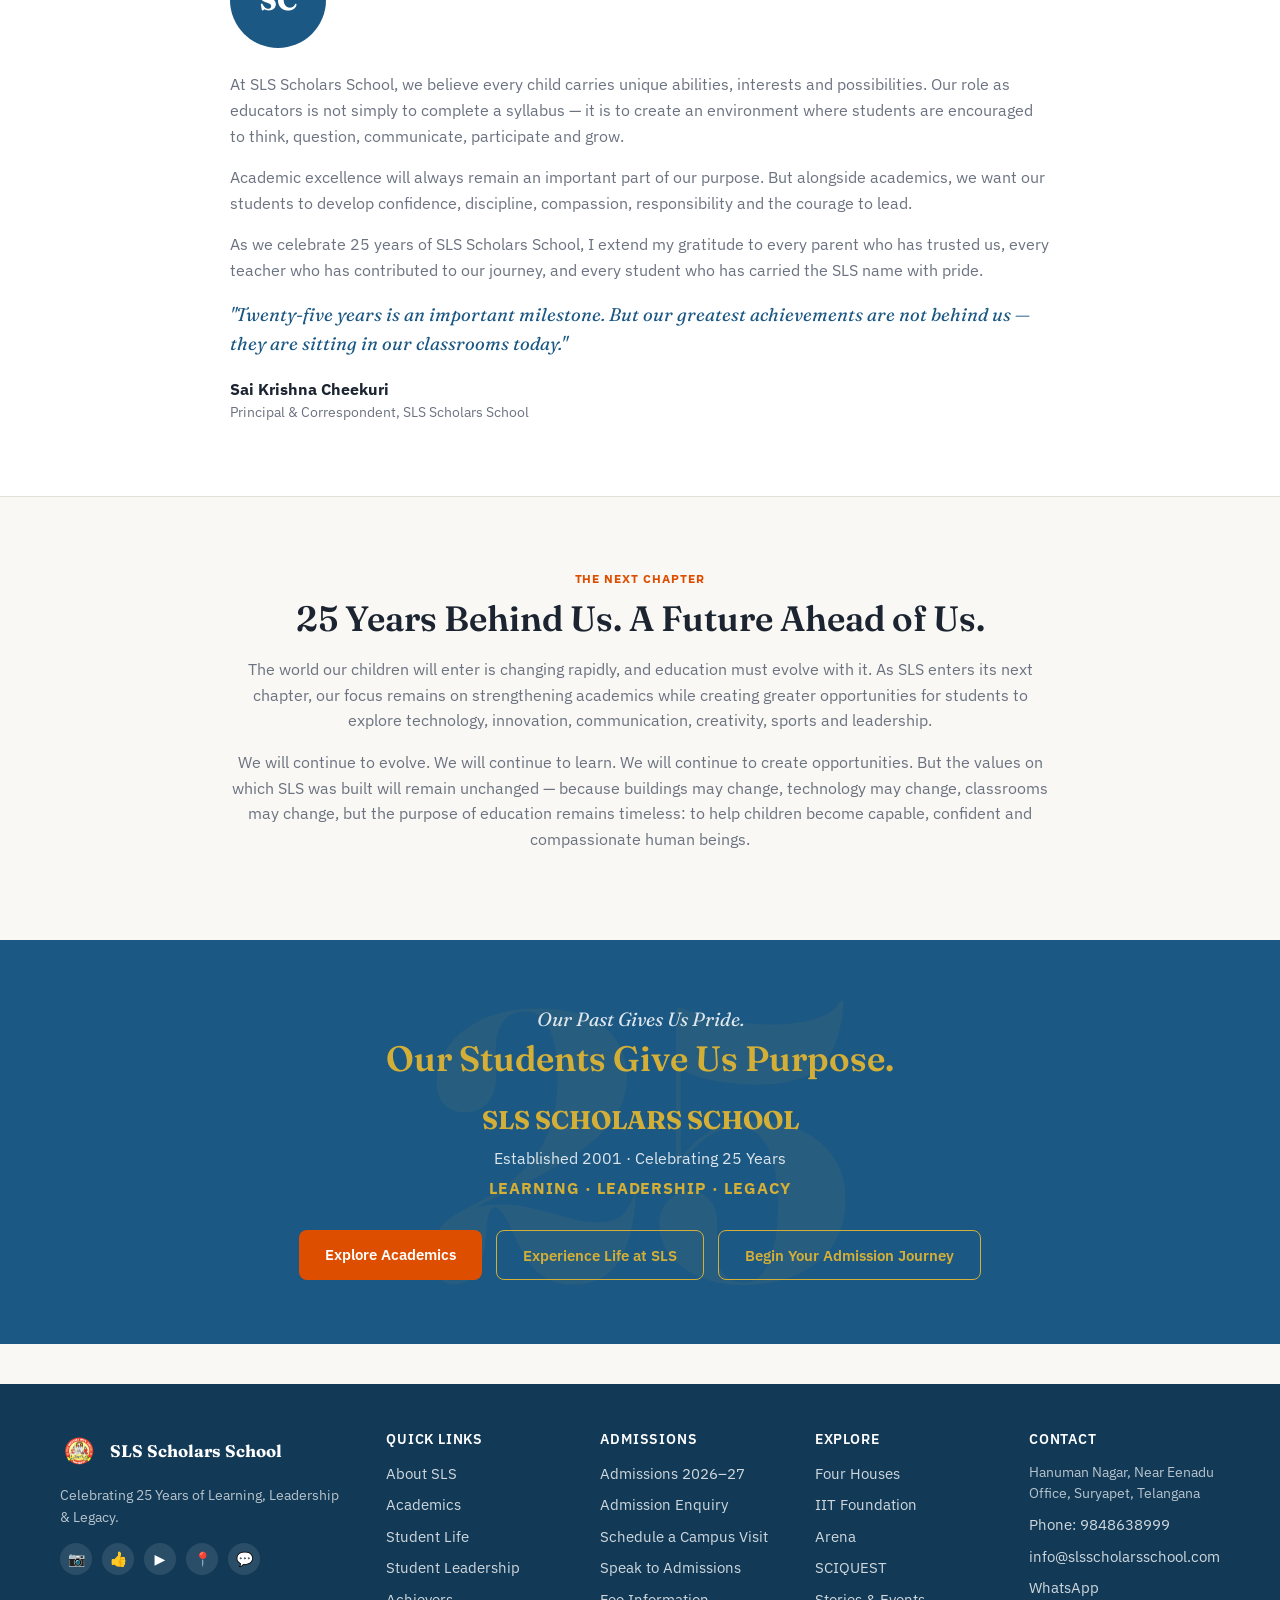
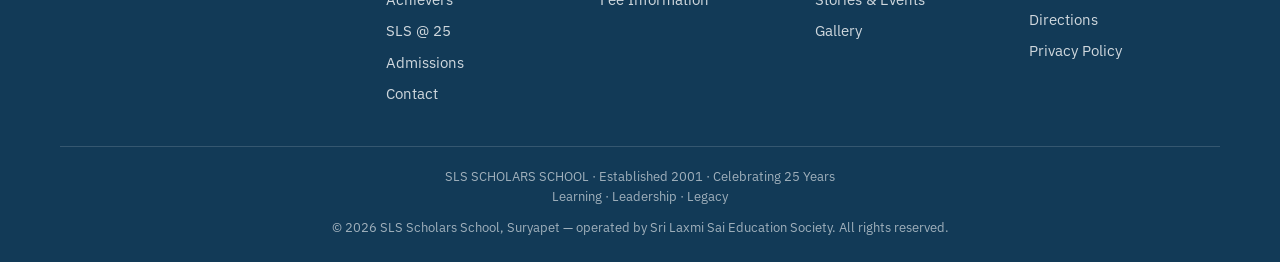
<file: about.html>
<!doctype html>
<html lang="en">
<head>
<meta charset="UTF-8">
<meta name="viewport" content="width=device-width, initial-scale=1.0">
<title>About Us | SLS Scholars School — 25 Years of Learning, Leadership &amp; Legacy</title>
<link rel="stylesheet" href="style.css">
</head>
<body>

<div class="utility-strip">
  <a href="tel:+919848638999">📞 9848638999</a>
  <span class="sep">|</span>
  <a href="tel:+919848638999">💬 WhatsApp</a>
  <span class="sep">|</span>
  <a href="https://www.google.com/maps/search/?api=1&query=SLS+Scholars+School+Hanuman+Nagar+Near+Eenadu+Office+Suryapet" target="_blank" rel="noopener">📍 Directions</a>
  <span class="sep">|</span>
  <span class="admissions-tag">Admissions Open 2026–27</span>
</div>
<div class="house-stripe"><span class="s1"></span><span class="s2"></span><span class="s3"></span><span class="s4"></span></div>
<header class="site-header">
  <div class="nav-wrap">
    <a class="brand" href="index.html">
      <img src="images/crest.png" alt="SLS Scholars School crest">
      <div class="brand-text">
        <div class="school-name">SLS Scholars School</div>
        <div class="school-tag">25 Years of Learning. Leadership. Legacy.</div>
      </div>
    </a>
    <button class="hamburger-btn" onclick="document.querySelector('.main-nav').classList.add('open')" aria-label="Open menu">☰</button>
    <nav class="main-nav">
      <button class="nav-close-btn" onclick="document.querySelector('.main-nav').classList.remove('open')" aria-label="Close menu">✕</button>
      <a href="index.html" class="no-caret">Home</a>
      <div class="nav-item">
        <a href="about.html" class="active">About</a>
        <div class="nav-dropdown">
          <a href="about.html#our-story">Our Story</a>
          <a href="about.html#founder">Founder</a>
          <a href="about.html#principal-message">Principal's Message</a>
          <a href="about.html#vision-mission">Vision &amp; Mission</a>
          <a href="about.html#four-houses">Four Houses</a>
        </div>
      </div>
      <div class="nav-item">
        <a href="academics.html">Academics</a>
        <div class="nav-dropdown">
          <a href="academics.html#academic-journey">Academic Journey</a>
          <a href="academics.html#early-years">Early Years</a>
          <a href="academics.html#primary">Primary</a>
          <a href="academics.html#middle-school">Middle School</a>
          <a href="academics.html#secondary">Secondary</a>
          <a href="academics.html#iit-foundation">IIT Foundation</a>
        </div>
      </div>
      <div class="nav-item">
        <a href="life-at-sls.html">Student Life</a>
        <div class="nav-dropdown">
          <a href="life-at-sls.html">Life at SLS</a>
          <a href="leadership.html">Student Leadership</a>
          <a href="life-at-sls.html#houses">Houses</a>
          <a href="life-at-sls.html#sports">Sports</a>
          <a href="life-at-sls.html#clubs">Clubs</a>
          <a href="life-at-sls.html#competitions">Competitions</a>
          <a href="gallery.html">Stories &amp; Events</a>
        </div>
      </div>
      <div class="nav-item">
        <a href="achievers.html">Achievers</a>
        <div class="nav-dropdown">
          <a href="achievers.html#academic-achievers">Academic Achievers</a>
          <a href="achievers.html#student-achievements">Student Achievements</a>
        </div>
      </div>
      <a href="sls-at-25.html" class="no-caret">SLS @ 25</a>
      <a href="admissions.html" class="no-caret">Admissions</a>
      <a href="contact.html" class="no-caret">Contact</a>
      <a href="admissions.html#admissionForm" class="enquire-btn-nav no-caret">Enquire Now</a>
    </nav>
  </div>
</header>

<div class="page-hero">
  <span class="jubilee-badge" style="margin-bottom:16px;">✦ 25 Years of Learning. Leadership. Legacy.</span>
  <h1>Our Story Began With a Simple Belief.</h1>
  <p style="max-width:640px;">Every child deserves an education that shapes both mind and character. Since 2001, SLS Scholars School has been committed to creating an environment where children are encouraged to learn with curiosity, grow with confidence, and lead with values.</p>
</div>

<section>
  <div class="wrap-narrow">
    <p style="color:var(--muted);">Over the years, classrooms have changed, technology has evolved, and generations of students have passed through our gates. But one thing has remained constant — our commitment to every child who becomes an SLS Scholar.</p>
  </div>
</section>

<section id="our-story" style="background:#fff; border-top:1px solid var(--line); border-bottom:1px solid var(--line);">
  <div class="wrap-narrow">
    <span class="eyebrow">Our Story</span>
    <h2>A Vision That Began in 2001.</h2>
    <p style="color:var(--muted);">Every institution has a beginning. Ours began with a vision to create a school where academic learning and strong values could grow together.</p>
    <p style="color:var(--muted);">Founded in <strong>2001</strong>, SLS Scholars School began its journey with the belief that education should do more than prepare children for examinations — it should help them become knowledgeable, confident, disciplined, compassionate and responsible individuals.</p>
    <p style="color:var(--muted);">What started as a vision gradually became a community. Students became scholars. Teachers became mentors. Parents became partners. And year after year, new generations became part of the SLS family.</p>
    <p style="color:var(--muted);">Today, as we celebrate 25 years of SLS Scholars School, we look back with gratitude at the people who built our journey, and forward with excitement at the possibilities ahead.</p>
    <div class="grid grid-2" style="margin:20px 0;">
      <img src="images/campus/girls-reading-together.jpg" alt="Students reading together at SLS" style="width:100%; border-radius:14px;">
      <img src="images/campus/boys-group-classroom.jpg" alt="Students engaged in class at SLS" style="width:100%; border-radius:14px;">
    </div>
    <p style="font-family:'Fraunces',serif; font-style:italic; font-size:1.15rem; color:var(--navy); margin-top:20px;">2001 was our beginning. 2026 is a milestone. The story is still being written.</p>
  </div>
</section>

<section>
  <div class="wrap-narrow">
    <span class="eyebrow" style="text-align:center; display:block;">Our Journey</span>
    <h2 style="text-align:center; margin-bottom:36px;">2001 → 2026</h2>
    <div class="timeline">
      <div class="timeline-item">
        <div class="year">2001 — The Beginning</div>
        <p style="color:var(--muted); margin-top:4px;">SLS Scholars School begins its journey with a vision to provide meaningful education rooted in knowledge, discipline and values.</p>
      </div>
      <div class="timeline-item">
        <div class="year">The Early Years — Building Foundations</div>
        <p style="color:var(--muted); margin-top:4px;">Classrooms grew, teachers joined the journey, and more families placed their trust in SLS. A school began becoming a community.</p>
      </div>
      <div class="timeline-item">
        <div class="year">Growing Together — Beyond Academics</div>
        <p style="color:var(--muted); margin-top:4px;">Sports, competitions, cultural activities, leadership opportunities and student initiatives became an increasingly important part of the SLS experience.</p>
      </div>
      <div class="timeline-item">
        <div class="year">A New Generation — Learning Meets Leadership</div>
        <p style="color:var(--muted); margin-top:4px;">Student houses, clubs, elections and leadership responsibilities created opportunities for students to participate, collaborate and lead.</p>
      </div>
      <div class="timeline-item">
        <div class="year">2026 — Celebrating 25 Years</div>
        <p style="color:var(--muted); margin-top:4px;">Twenty-five years. Generations of students. Countless classrooms, friendships, achievements and memories — and one continuing purpose: to help every SLS Scholar become ready for the world ahead.</p>
      </div>
    </div>
  </div>
</section>

<section id="silver-jubilee" class="jubilee-section">
  <div class="jubilee-years">SLS @ 25</div>
  <h2>Celebrating Our Silver Jubilee</h2>
  <p style="font-family:'Fraunces',serif; font-style:italic; font-size:1.1rem;">25 Years. Thousands of Memories. One SLS Family.</p>
  <p>A Silver Jubilee is more than an anniversary — it is a celebration of every person who became part of the journey. Every student who walked through our gates. Every teacher who stood before a classroom. Every parent who trusted us with their child. Every achievement that made us proud. Every challenge that made us stronger.</p>
  <p>As we celebrate 2001–2026, we honour our past while continuing to build for the future. We celebrate where we started, how far we've come, and most importantly, the generations still to come.</p>
  <p style="font-weight:700; letter-spacing:0.06em; color:#D4AF37;">LEARNING · LEADERSHIP · LEGACY</p>
</section>

<section id="founder" style="background:#fff; border-bottom:1px solid var(--line);">
  <div class="wrap-narrow">
    <span class="eyebrow">Our Founder</span>
    <h2>The Vision Behind SLS</h2>
    <div class="person-card" style="margin-top:20px;">
      <div class="person-avatar">SC</div>
      <div>
        <h3 style="margin-bottom:2px;">Sri Saidhulu Cheekuri</h3>
        <p style="color:var(--muted); font-size:0.85rem; margin-bottom:12px;">Founder, SLS Scholars School</p>
        <p style="color:var(--muted);">Behind every institution is an idea. Behind SLS was a belief in the transformative power of education. With a vision to create meaningful educational opportunities for children, Sri Saidhulu Cheekuri laid the foundation for SLS Scholars School in 2001.</p>
        <p style="color:var(--muted);">The journey that began with that vision has grown over the years through the dedication of teachers, the trust of parents, and the achievements of generations of students. Today, as SLS celebrates its Silver Jubilee, the founder's vision continues to guide the institution.</p>
        <p class="quote">"Education should not only prepare children to succeed — it should prepare them to become good human beings."</p>
      </div>
    </div>
  </div>
</section>

<section id="vision-mission">
  <div class="grid grid-2 wrap">
    <div>
      <span class="eyebrow">Our Vision</span>
      <h2>Preparing Children for More Than Tomorrow's Examination.</h2>
      <p style="color:var(--muted);">Our vision is to nurture knowledgeable, confident, compassionate and responsible young people who are prepared to learn continuously, lead courageously and contribute meaningfully to society.</p>
      <p style="color:var(--muted);">We aspire to create students who don't simply ask <em>"What marks did I get?"</em> — but also <em>"What did I learn? What can I create? How can I improve? How can I contribute?"</em></p>
    </div>
    <div class="card">
      <h3 style="margin-bottom:14px;">Our Mission — What We Work Towards Every Day</h3>
      <div style="display:flex; flex-direction:column; gap:14px;">
        <div class="value-block"><strong>Build Strong Foundations</strong><p style="color:var(--muted); font-size:0.88rem; margin:2px 0 0;">Develop conceptual understanding, academic discipline and a lifelong interest in learning.</p></div>
        <div class="value-block"><strong>Develop Confident Individuals</strong><p style="color:var(--muted); font-size:0.88rem; margin:2px 0 0;">Give students opportunities to communicate, participate, perform, compete and express themselves.</p></div>
        <div class="value-block"><strong>Create Young Leaders</strong><p style="color:var(--muted); font-size:0.88rem; margin:2px 0 0;">Provide meaningful responsibilities through student elections, houses, clubs and the Student Cabinet.</p></div>
        <div class="value-block"><strong>Encourage Curiosity</strong><p style="color:var(--muted); font-size:0.88rem; margin:2px 0 0;">Create opportunities to explore science, creativity, technology, sports and the world beyond textbooks.</p></div>
        <div class="value-block"><strong>Build Character</strong><p style="color:var(--muted); font-size:0.88rem; margin:2px 0 0;">Nurture integrity, compassion, simplicity, responsibility, respect and self-discipline.</p></div>
        <div class="value-block"><strong>Partner With Parents</strong><p style="color:var(--muted); font-size:0.88rem; margin:2px 0 0;">Recognise that a child's development is strongest when school and family work together.</p></div>
      </div>
    </div>
  </div>
</section>

<section id="four-houses" style="background:#fff; border-top:1px solid var(--line); border-bottom:1px solid var(--line);">
  <div class="wrap">
    <span class="eyebrow" style="text-align:center; display:block;">The Values That Define Us</span>
    <h2 style="text-align:center;">Four Houses. Four Values. One Philosophy.</h2>
    <p style="text-align:center; color:var(--muted); max-width:600px; margin:0 auto 32px;">At SLS, values aren't confined to posters on classroom walls — they're represented through the four houses that form an important part of student life.</p>
    <div class="grid grid-4">
      <div class="house-tile" style="background:var(--sathya);">
        <h3 style="color:#fff; margin-bottom:4px;">Satya</h3>
        <div class="house-value" style="margin-bottom:12px;">Truth</div>
        <p style="font-size:0.85rem; opacity:0.95;">To speak with honesty. To act with integrity. To stand for what is right.</p>
      </div>
      <div class="house-tile" style="background:var(--daya);">
        <h3 style="color:#fff; margin-bottom:4px;">Daya</h3>
        <div class="house-value" style="margin-bottom:12px;">Compassion</div>
        <p style="font-size:0.85rem; opacity:0.95;">To understand others. To help without expectation. To lead with kindness.</p>
      </div>
      <div class="house-tile" style="background:var(--saralatha);">
        <h3 style="color:#fff; margin-bottom:4px;">Saralatha</h3>
        <div class="house-value" style="margin-bottom:12px;">Simplicity</div>
        <p style="font-size:0.85rem; opacity:0.95;">To remain humble. To respect everyone. To let actions speak louder than words.</p>
      </div>
      <div class="house-tile" style="background:var(--pavithratha);">
        <h3 style="color:#fff; margin-bottom:4px;">Pavithratha</h3>
        <div class="house-value" style="margin-bottom:12px;">Purity</div>
        <p style="font-size:0.85rem; opacity:0.95;">To think positively. To act responsibly. To develop strength of character.</p>
      </div>
    </div>
    <p style="text-align:center; color:var(--muted); margin-top:24px;">Different houses may compete throughout the year. But the values belong to every student.</p>
    <h3 style="text-align:center; color:var(--navy);">Four Houses. One Legacy.</h3>
  </div>
</section>

<section>
  <div class="wrap-narrow">
    <span class="eyebrow" style="text-align:center; display:block;">What Makes an SLS Scholar?</span>
    <h2 style="text-align:center; margin-bottom:28px;">More Than a Student. An SLS Scholar.</h2>
    <div class="grid grid-2">
      <div class="card"><h3 style="margin-bottom:4px; color:var(--orange);">Curious</h3><p style="color:var(--muted); font-size:0.9rem; margin:0;">They ask questions and seek understanding.</p></div>
      <div class="card"><h3 style="margin-bottom:4px; color:var(--orange);">Confident</h3><p style="color:var(--muted); font-size:0.9rem; margin:0;">They learn to express ideas and believe in their abilities.</p></div>
      <div class="card"><h3 style="margin-bottom:4px; color:var(--orange);">Disciplined</h3><p style="color:var(--muted); font-size:0.9rem; margin:0;">They understand that consistency builds achievement.</p></div>
      <div class="card"><h3 style="margin-bottom:4px; color:var(--orange);">Compassionate</h3><p style="color:var(--muted); font-size:0.9rem; margin:0;">They learn to respect people, differences and the world around them.</p></div>
      <div class="card"><h3 style="margin-bottom:4px; color:var(--orange);">Courageous</h3><p style="color:var(--muted); font-size:0.9rem; margin:0;">They aren't afraid to participate, compete, fail, learn and try again.</p></div>
      <div class="card"><h3 style="margin-bottom:4px; color:var(--orange);">A Leader</h3><p style="color:var(--muted); font-size:0.9rem; margin:0;">Not because they hold a badge — but because they learn to accept responsibility.</p></div>
    </div>
  </div>
</section>

<section style="background:var(--navy); color:#fff;">
  <div class="wrap-narrow" style="text-align:center;">
    <span class="eyebrow" style="color:#F5A25D;">From Learning to Leadership</span>
    <h2 style="color:#fff;">Students Need More Than Lessons. They Need Opportunities.</h2>
    <p style="color:rgba(255,255,255,0.85);">At SLS, leadership begins early. Through house activities, clubs, competitions, student elections and the Student Cabinet, students are encouraged to step forward and take responsibility. They learn to communicate ideas, work as a team, represent others, make decisions, accept responsibility, celebrate victory with humility, and handle setbacks with maturity.</p>
    <p style="font-family:'Fraunces',serif; font-style:italic; color:#F5A25D; font-size:1.1rem;">Because leadership isn't something children suddenly learn as adults — it begins with the opportunities we give them today.</p>
  </div>
</section>

<section id="principal-message" style="background:#fff; border-bottom:1px solid var(--line);">
  <div class="wrap-narrow">
    <span class="eyebrow">A Message From Our Principal</span>
    <h2>Education Must Prepare Children for Life.</h2>
    <div class="person-card" style="margin-top:20px;">
      <div class="person-avatar">SC</div>
      <div>
        <p style="color:var(--muted);">At SLS Scholars School, we believe every child carries unique abilities, interests and possibilities. Our role as educators is not simply to complete a syllabus — it is to create an environment where students are encouraged to think, question, communicate, participate and grow.</p>
        <p style="color:var(--muted);">Academic excellence will always remain an important part of our purpose. But alongside academics, we want our students to develop confidence, discipline, compassion, responsibility and the courage to lead.</p>
        <p style="color:var(--muted);">As we celebrate 25 years of SLS Scholars School, I extend my gratitude to every parent who has trusted us, every teacher who has contributed to our journey, and every student who has carried the SLS name with pride.</p>
        <p class="quote">"Twenty-five years is an important milestone. But our greatest achievements are not behind us — they are sitting in our classrooms today."</p>
        <p style="font-weight:700; margin-top:10px; margin-bottom:0;">Sai Krishna Cheekuri</p>
        <p style="color:var(--muted); font-size:0.85rem; margin:0;">Principal &amp; Correspondent, SLS Scholars School</p>
      </div>
    </div>
  </div>
</section>

<section>
  <div class="wrap-narrow" style="text-align:center;">
    <span class="eyebrow">The Next Chapter</span>
    <h2>25 Years Behind Us. A Future Ahead of Us.</h2>
    <p style="color:var(--muted);">The world our children will enter is changing rapidly, and education must evolve with it. As SLS enters its next chapter, our focus remains on strengthening academics while creating greater opportunities for students to explore technology, innovation, communication, creativity, sports and leadership.</p>
    <p style="color:var(--muted);">We will continue to evolve. We will continue to learn. We will continue to create opportunities. But the values on which SLS was built will remain unchanged — because buildings may change, technology may change, classrooms may change, but the purpose of education remains timeless: to help children become capable, confident and compassionate human beings.</p>
  </div>
</section>

<section class="jubilee-section">
  <p style="font-family:'Fraunces',serif; font-style:italic; font-size:1.2rem; margin-bottom:4px;">Our Past Gives Us Pride.</p>
  <h2>Our Students Give Us Purpose.</h2>
  <div class="jubilee-years" style="font-size:1.6rem; margin-top:20px;">SLS SCHOLARS SCHOOL</div>
  <p style="margin-bottom:4px;">Established 2001 · Celebrating 25 Years</p>
  <p style="font-weight:700; letter-spacing:0.06em; color:#D4AF37; margin-bottom:28px;">LEARNING · LEADERSHIP · LEGACY</p>
  <div style="display:flex; gap:14px; justify-content:center; flex-wrap:wrap;">
    <a href="academics.html" class="btn btn-primary">Explore Academics</a>
    <a href="index.html" class="btn btn-outline" style="border-color:#D4AF37; color:#D4AF37;">Experience Life at SLS</a>
    <a href="admissions.html" class="btn btn-outline" style="border-color:#D4AF37; color:#D4AF37;">Begin Your Admission Journey</a>
  </div>
</section>

<footer class="site-footer">
  <div class="footer-wrap">
    <div>
      <div class="brand" style="margin-bottom:14px;">
        <img src="images/crest.png" alt="crest" style="width:38px;height:38px;">
        <div class="brand-text"><div class="school-name" style="color:#fff;">SLS Scholars School</div></div>
      </div>
      <p style="color:rgba(255,255,255,0.7); font-size:0.88rem; max-width:280px;">Celebrating 25 Years of Learning, Leadership &amp; Legacy.</p>
      <div class="social-row">
        <a href="#" aria-label="Instagram" target="_blank" rel="noopener">📷</a>
        <a href="#" aria-label="Facebook" target="_blank" rel="noopener">👍</a>
        <a href="#" aria-label="YouTube" target="_blank" rel="noopener">▶</a>
        <a href="https://www.google.com/maps/search/?api=1&query=SLS+Scholars+School+Hanuman+Nagar+Near+Eenadu+Office+Suryapet" aria-label="Directions" target="_blank" rel="noopener">📍</a>
        <a href="tel:+919848638999" aria-label="WhatsApp">💬</a>
      </div>
    </div>
    <div>
      <h4>Quick Links</h4>
      <a href="about.html">About SLS</a>
      <a href="academics.html">Academics</a>
      <a href="life-at-sls.html">Student Life</a>
      <a href="leadership.html">Student Leadership</a>
      <a href="achievers.html">Achievers</a>
      <a href="sls-at-25.html">SLS @ 25</a>
      <a href="admissions.html">Admissions</a>
      <a href="contact.html">Contact</a>
    </div>
    <div>
      <h4>Admissions</h4>
      <a href="admissions.html">Admissions 2026–27</a>
      <a href="admissions.html#admissionForm">Admission Enquiry</a>
      <a href="contact.html">Schedule a Campus Visit</a>
      <a href="tel:+919848638999">Speak to Admissions</a>
      <a href="admissions.html">Fee Information</a>
    </div>
    <div>
      <h4>Explore</h4>
      <a href="life-at-sls.html#houses">Four Houses</a>
      <a href="academics.html#iit-foundation">IIT Foundation</a>
      <a href="life-at-sls.html#sports">Arena</a>
      <a href="life-at-sls.html#competitions">SCIQUEST</a>
      <a href="gallery.html">Stories &amp; Events</a>
      <a href="gallery.html">Gallery</a>
    </div>
    <div>
      <h4>Contact</h4>
      <p style="color:rgba(255,255,255,0.7); font-size:0.85rem; margin:0 0 8px;">Hanuman Nagar, Near Eenadu Office, Suryapet, Telangana</p>
      <a href="tel:+919848638999">Phone: 9848638999</a>
      <a href="mailto:info@slsscholarsschool.com">info@slsscholarsschool.com</a>
      <a href="tel:+919848638999">WhatsApp</a>
      <a href="https://www.google.com/maps/search/?api=1&query=SLS+Scholars+School+Hanuman+Nagar+Near+Eenadu+Office+Suryapet" target="_blank" rel="noopener">Directions</a>
      <a href="privacy.html">Privacy Policy</a>
    </div>
  </div>
  <div class="footer-bottom" style="text-align:center;">
    <div style="margin-bottom:10px;">SLS SCHOLARS SCHOOL · Established 2001 · Celebrating 25 Years<br>Learning · Leadership · Legacy</div>
    © 2026 SLS Scholars School, Suryapet — operated by Sri Laxmi Sai Education Society. All rights reserved.
  </div>
</footer>

<div class="mobile-cta-bar">
  <a href="tel:+919848638999">📞<br>Call</a>
  <a href="tel:+919848638999">💬<br>WhatsApp</a>
  <a href="admissions.html#admissionForm">🎓<br>Enquire</a>
</div>

</body>
</html>
</file>
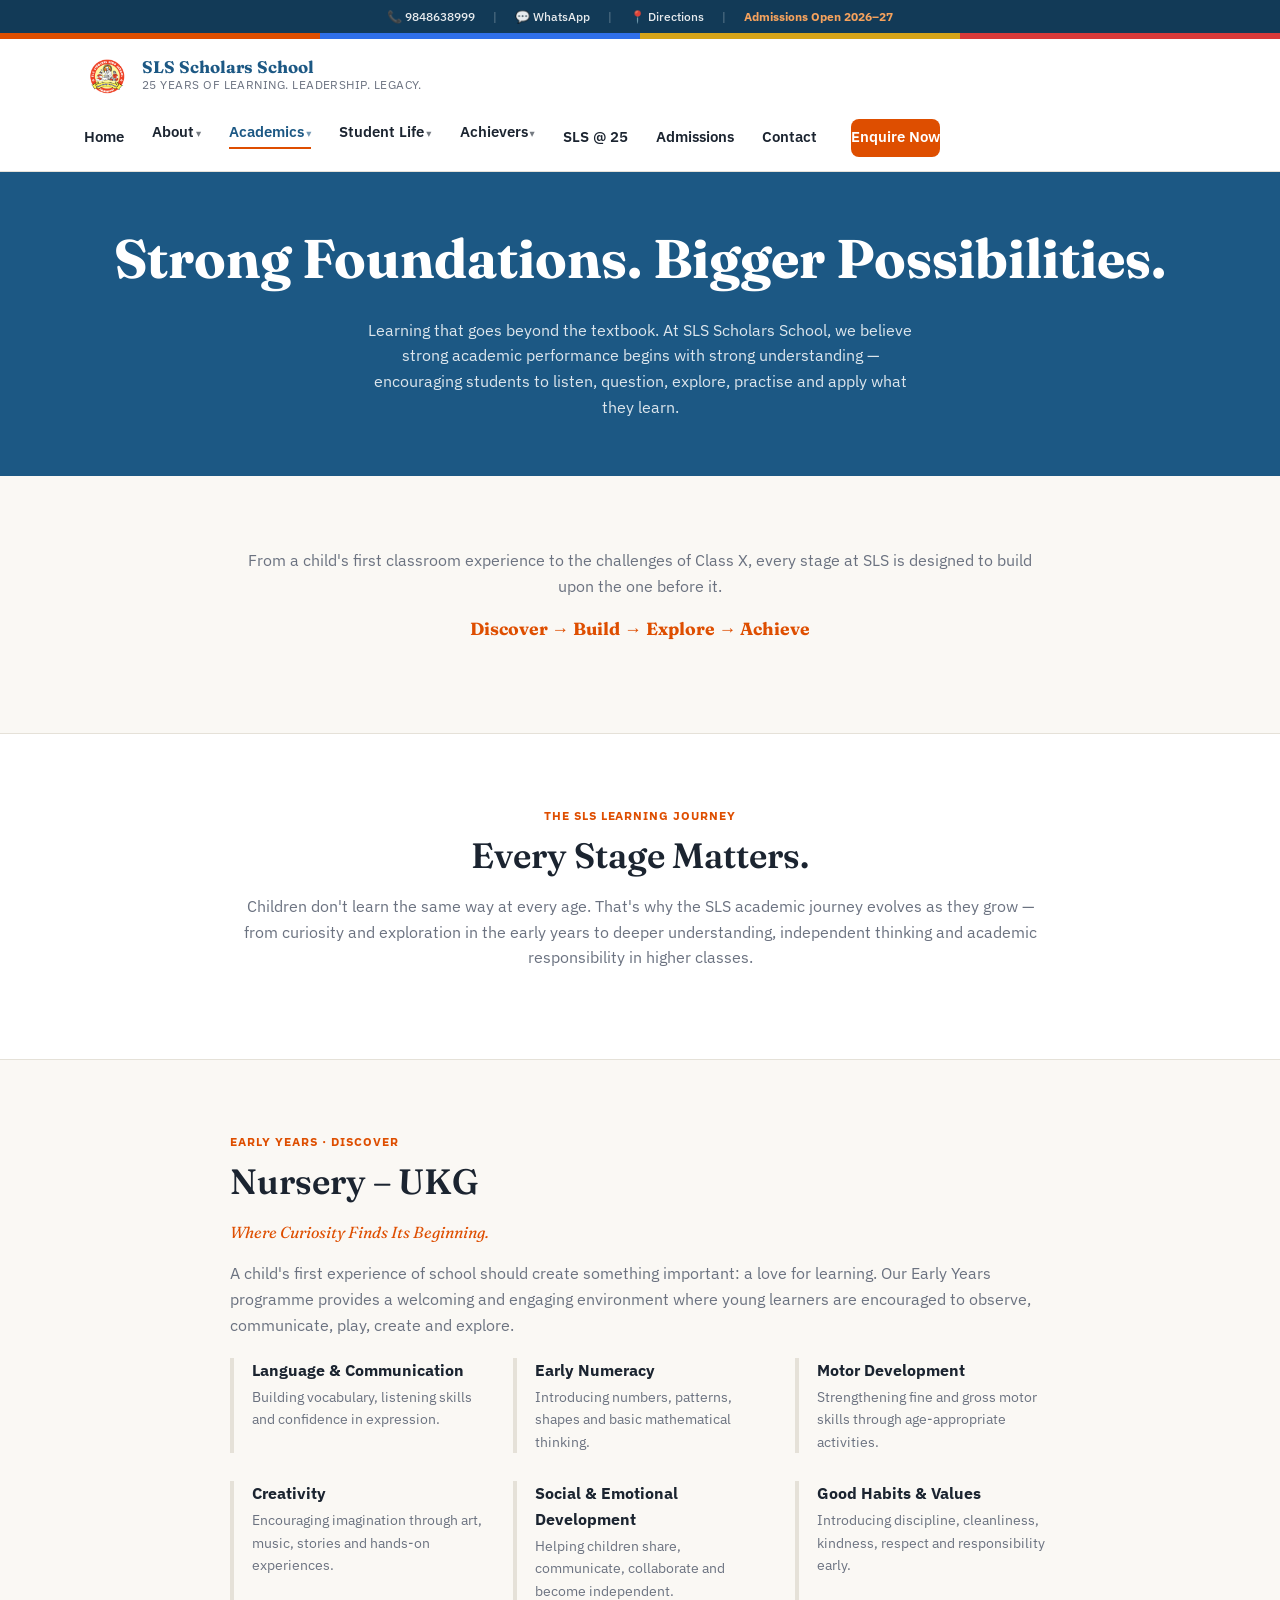
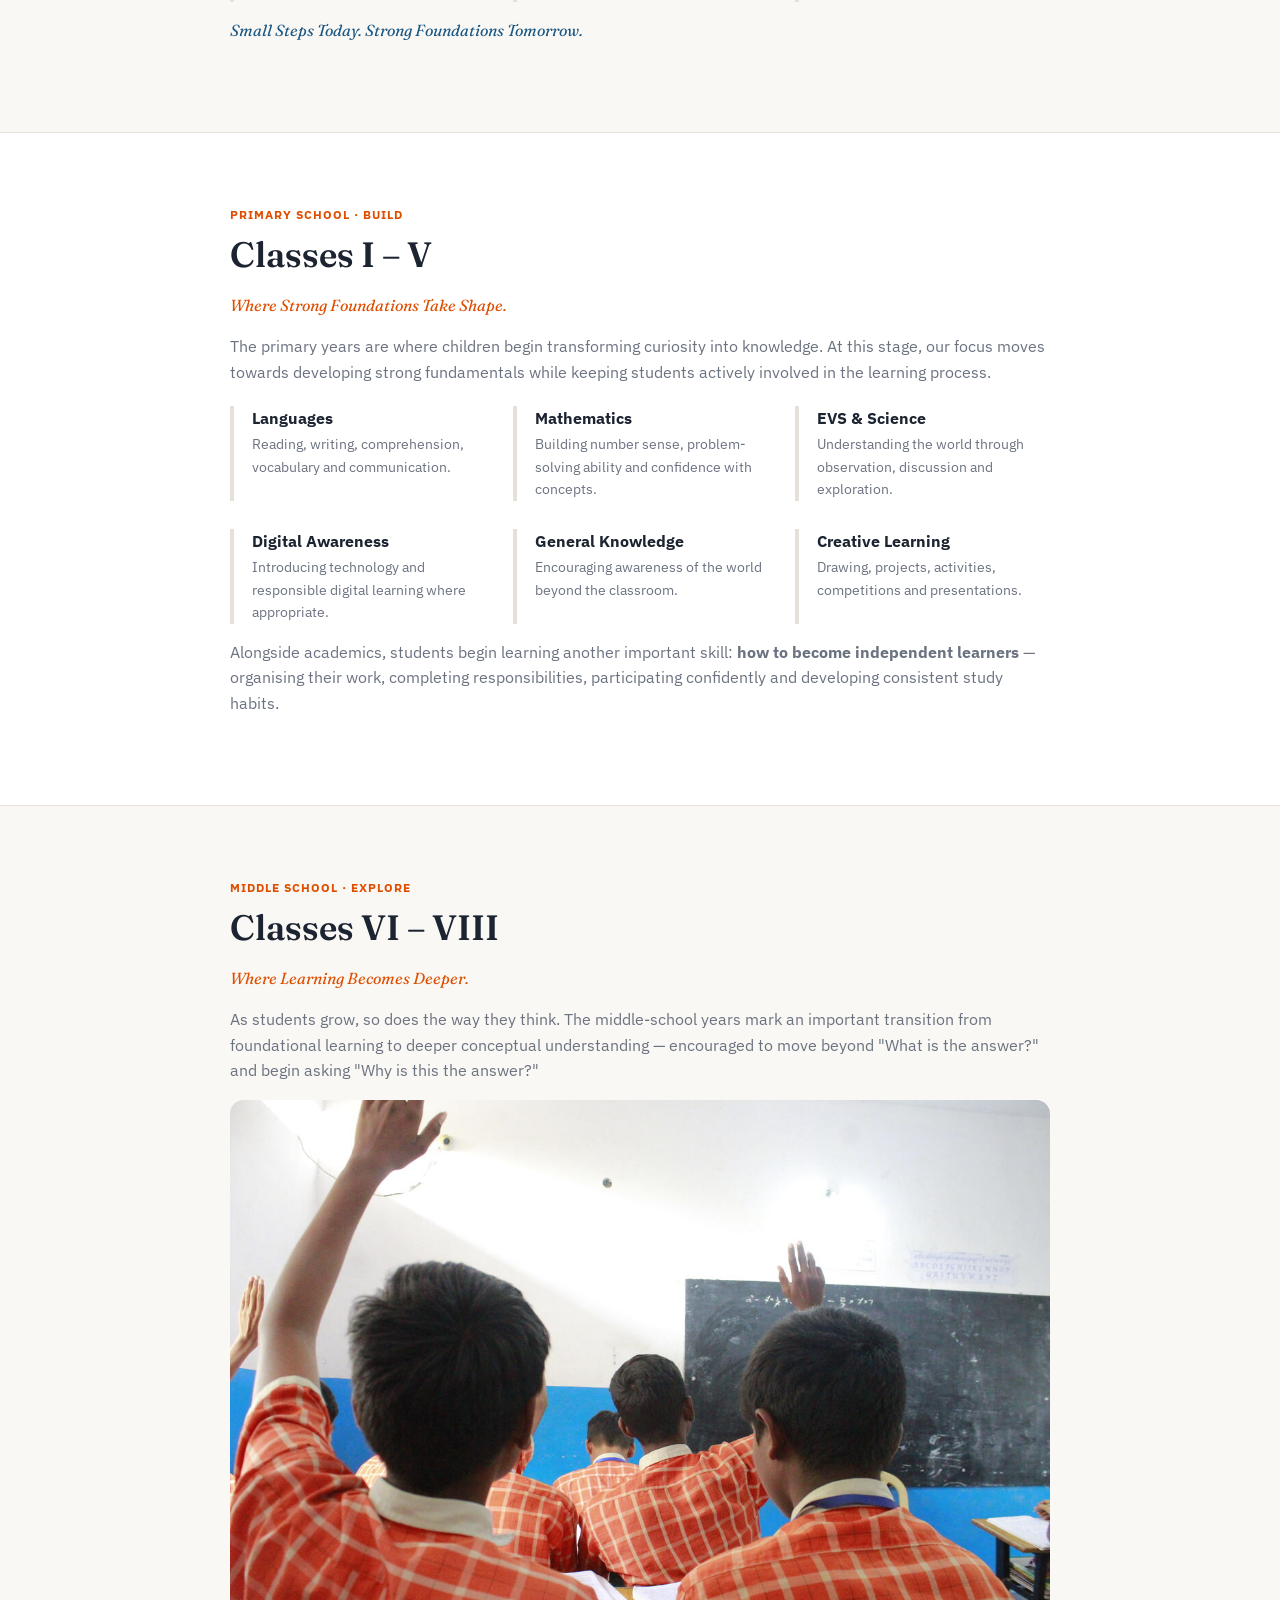
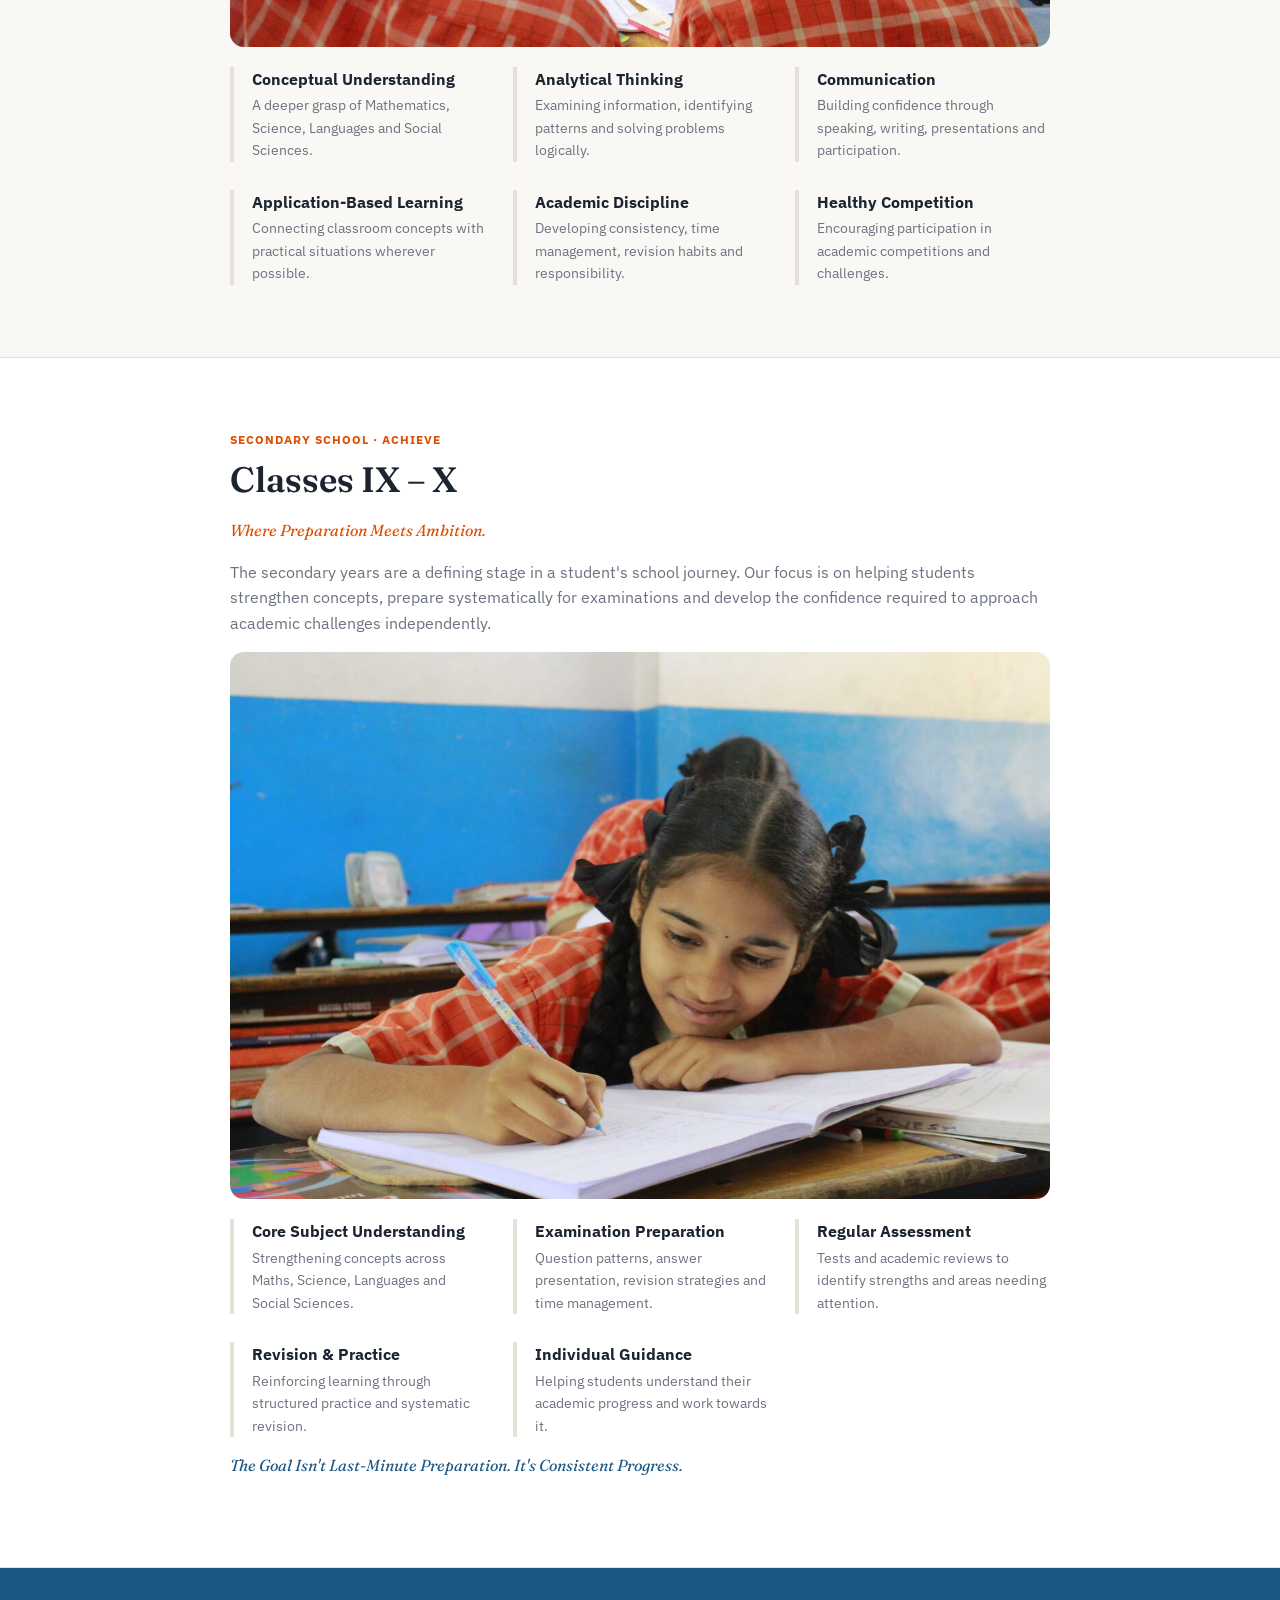
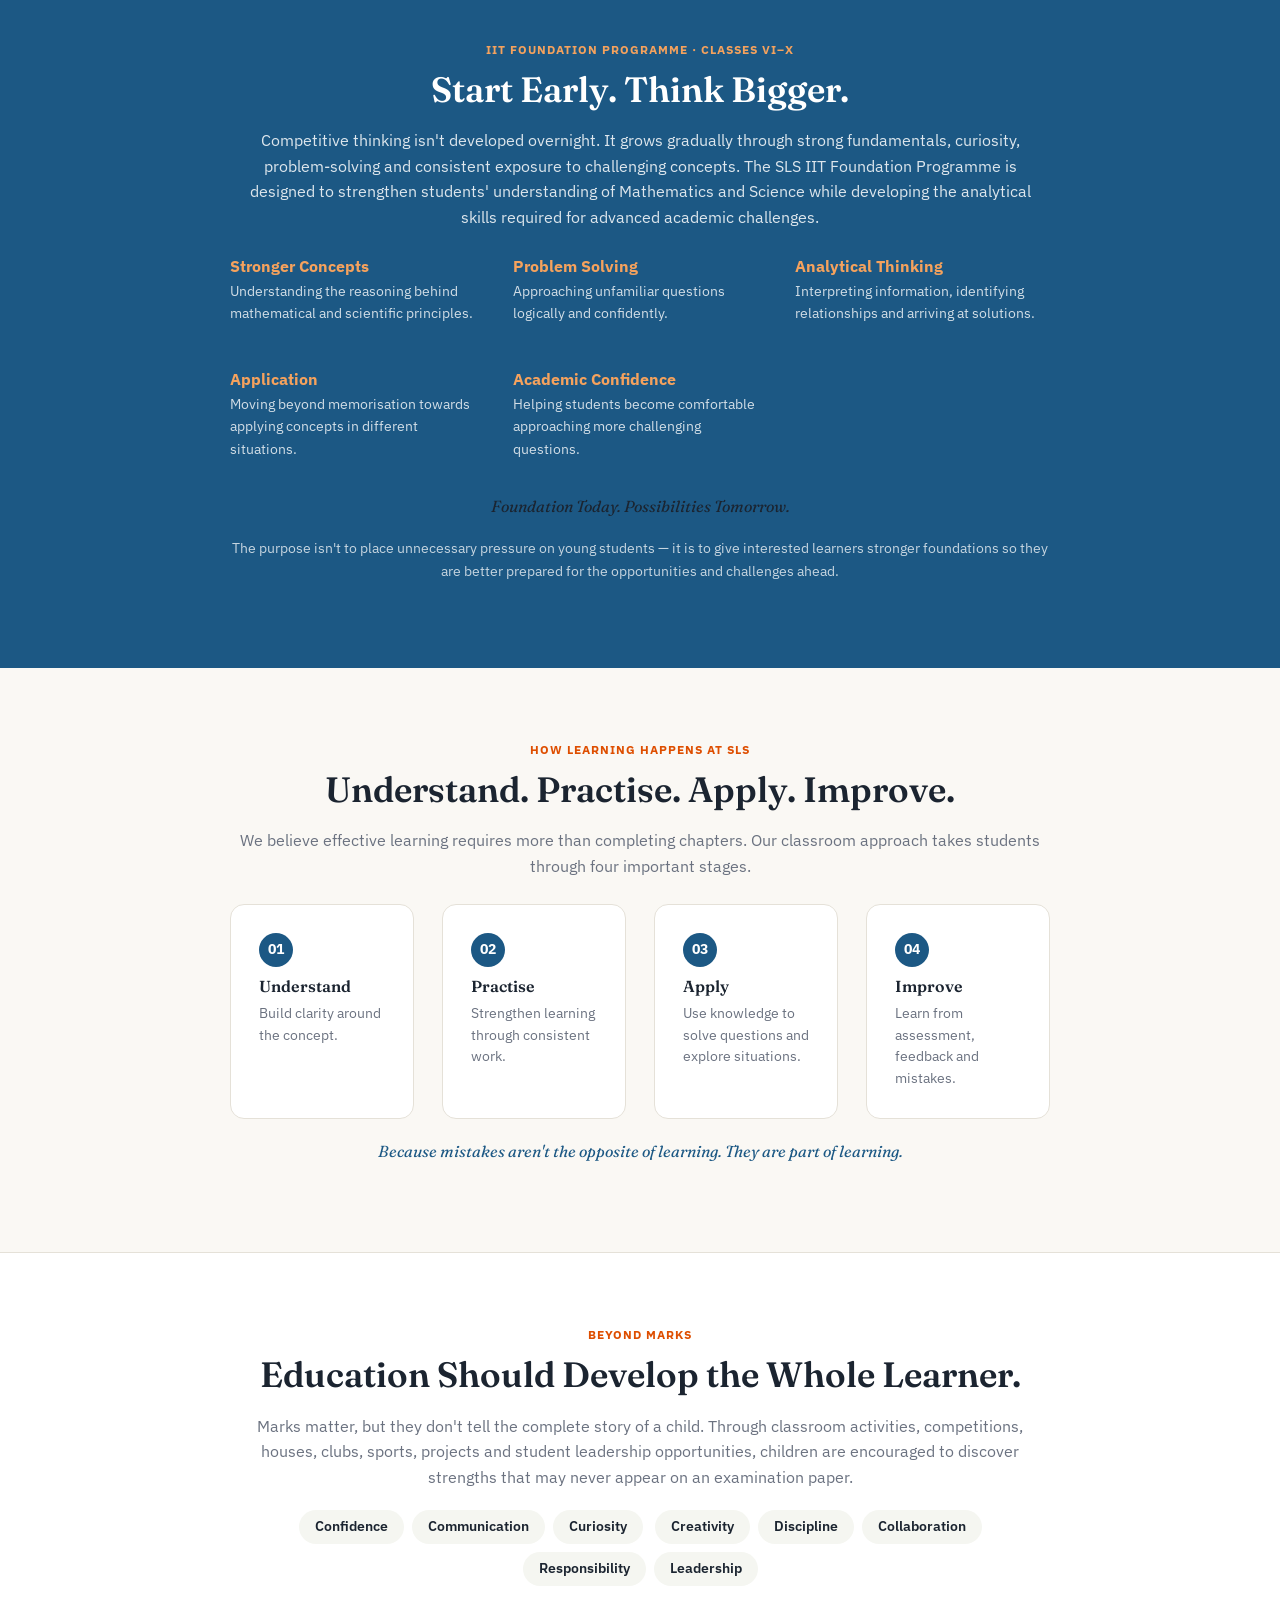
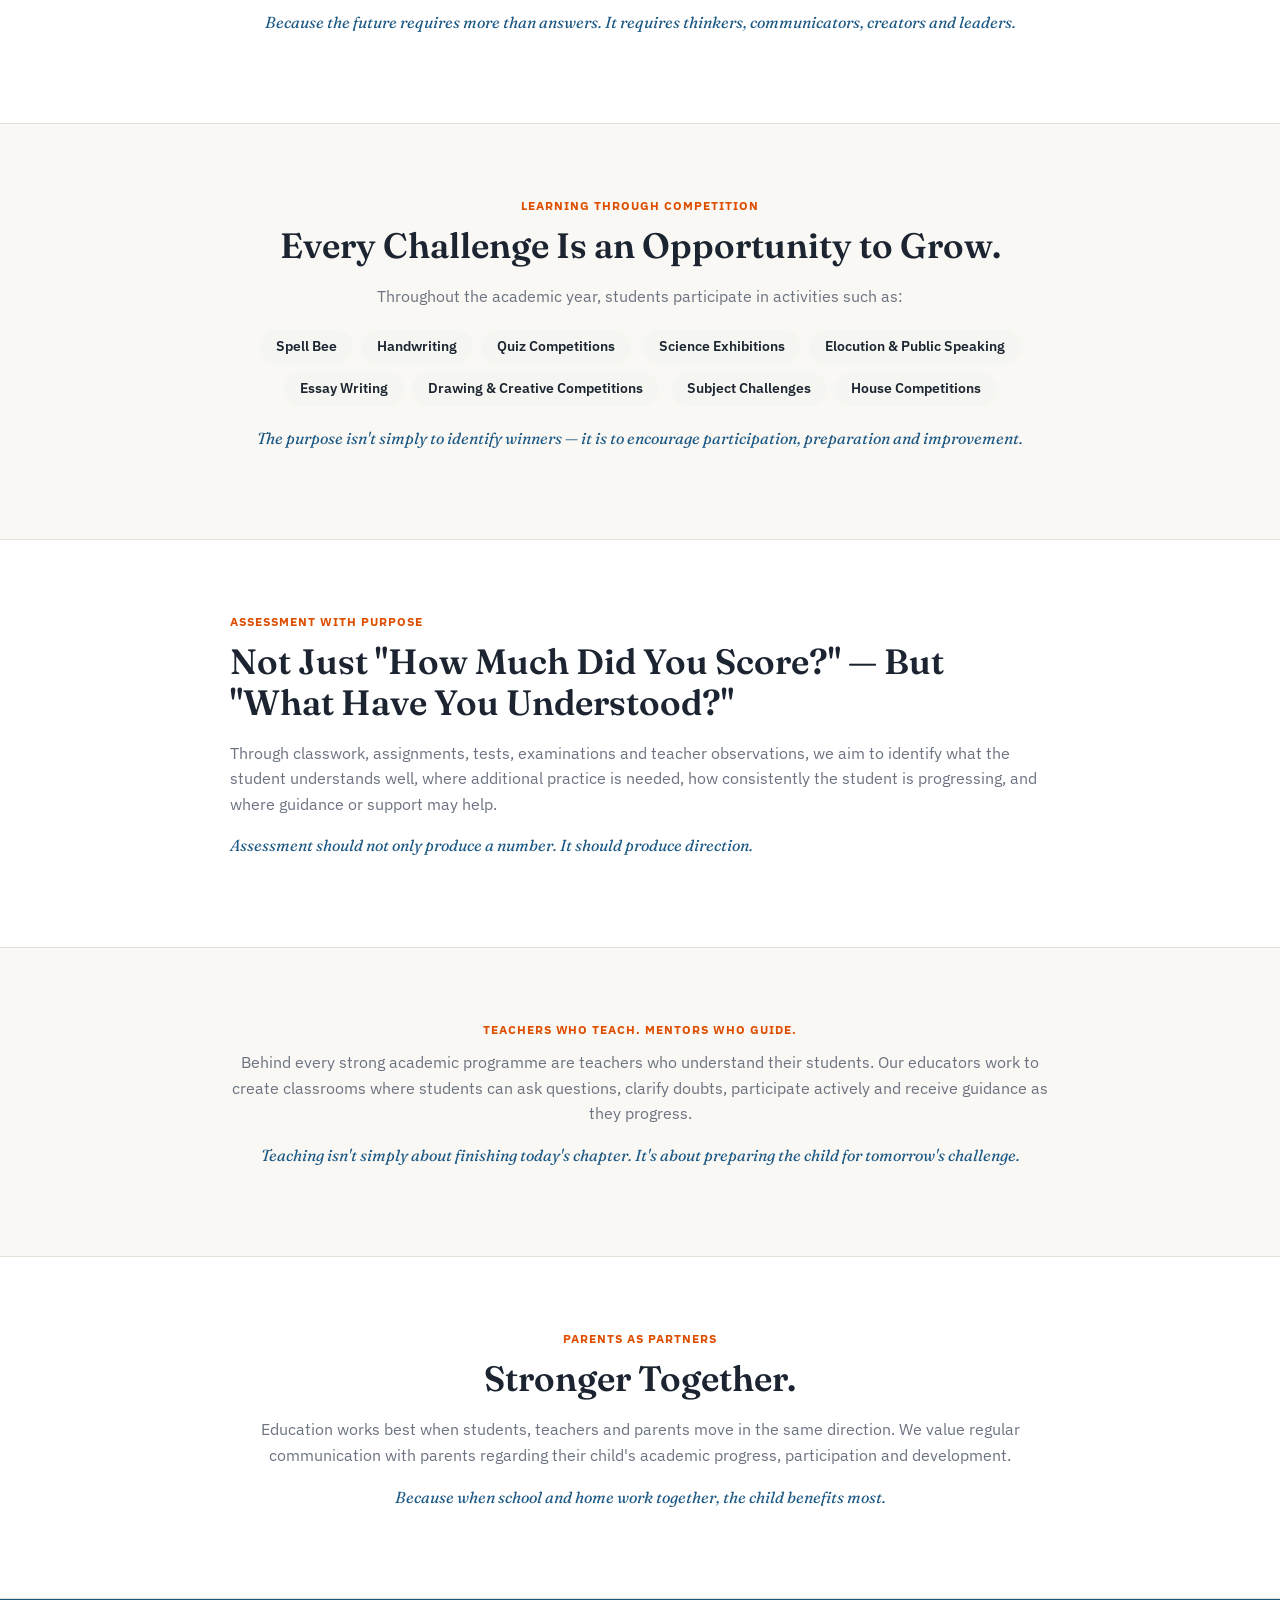
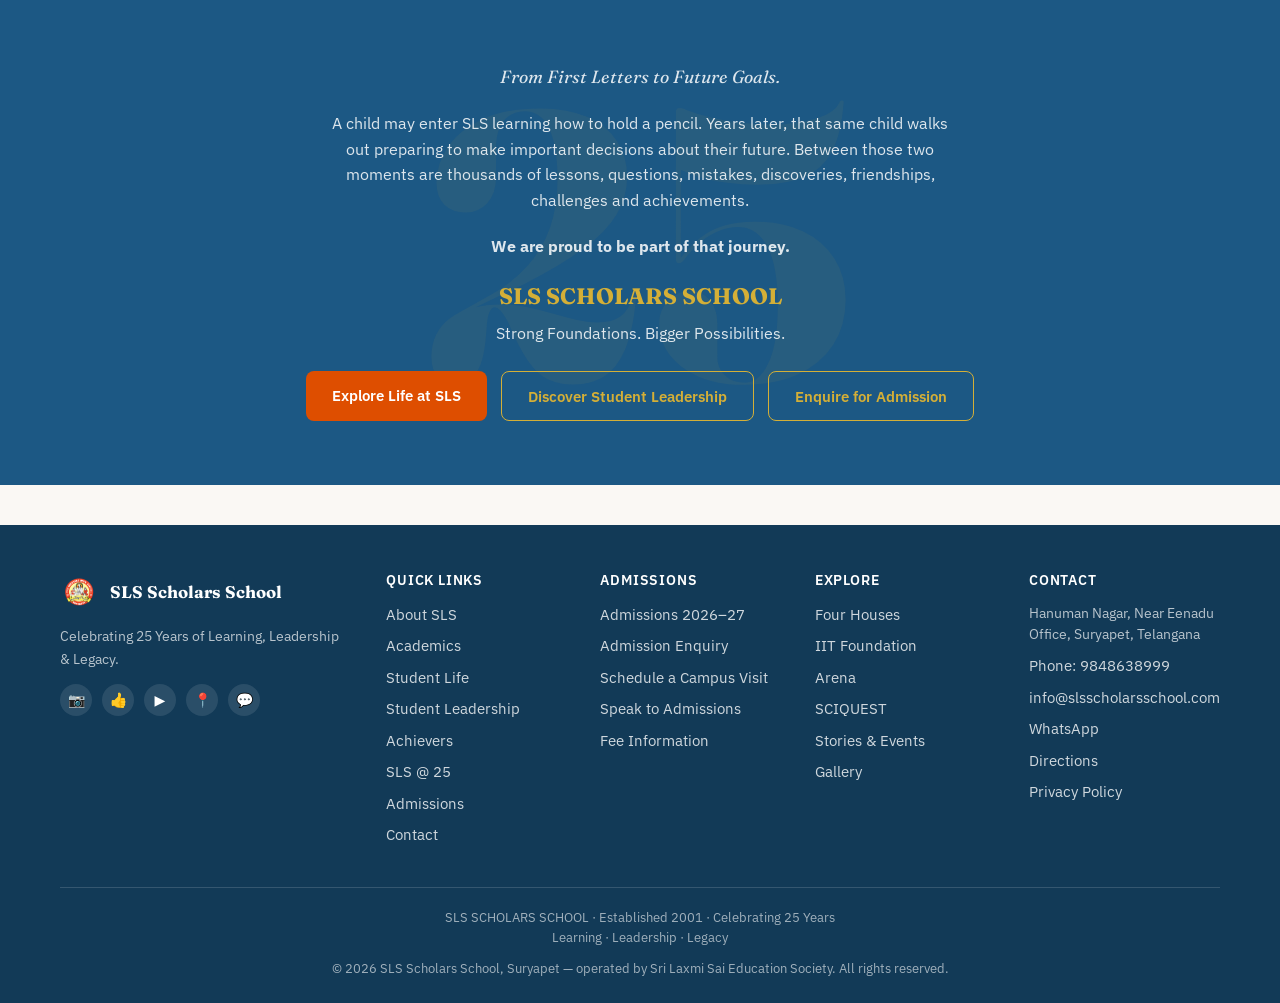
<file: academics.html>
<!doctype html>
<html lang="en">
<head>
<meta charset="UTF-8">
<meta name="viewport" content="width=device-width, initial-scale=1.0">
<title>Academics | SLS Scholars School</title>
<link rel="stylesheet" href="style.css">
</head>
<body>

<div class="utility-strip">
  <a href="tel:+919848638999">📞 9848638999</a>
  <span class="sep">|</span>
  <a href="tel:+919848638999">💬 WhatsApp</a>
  <span class="sep">|</span>
  <a href="https://www.google.com/maps/search/?api=1&query=SLS+Scholars+School+Hanuman+Nagar+Near+Eenadu+Office+Suryapet" target="_blank" rel="noopener">📍 Directions</a>
  <span class="sep">|</span>
  <span class="admissions-tag">Admissions Open 2026–27</span>
</div>
<div class="house-stripe"><span class="s1"></span><span class="s2"></span><span class="s3"></span><span class="s4"></span></div>
<header class="site-header">
  <div class="nav-wrap">
    <a class="brand" href="index.html">
      <img src="images/crest.png" alt="SLS Scholars School crest">
      <div class="brand-text">
        <div class="school-name">SLS Scholars School</div>
        <div class="school-tag">25 Years of Learning. Leadership. Legacy.</div>
      </div>
    </a>
    <button class="hamburger-btn" onclick="document.querySelector('.main-nav').classList.add('open')" aria-label="Open menu">☰</button>
    <nav class="main-nav">
      <button class="nav-close-btn" onclick="document.querySelector('.main-nav').classList.remove('open')" aria-label="Close menu">✕</button>
      <a href="index.html" class="no-caret">Home</a>
      <div class="nav-item">
        <a href="about.html">About</a>
        <div class="nav-dropdown">
          <a href="about.html#our-story">Our Story</a>
          <a href="about.html#founder">Founder</a>
          <a href="about.html#principal-message">Principal's Message</a>
          <a href="about.html#vision-mission">Vision &amp; Mission</a>
          <a href="about.html#four-houses">Four Houses</a>
        </div>
      </div>
      <div class="nav-item">
        <a href="academics.html" class="active">Academics</a>
        <div class="nav-dropdown">
          <a href="academics.html#academic-journey">Academic Journey</a>
          <a href="academics.html#early-years">Early Years</a>
          <a href="academics.html#primary">Primary</a>
          <a href="academics.html#middle-school">Middle School</a>
          <a href="academics.html#secondary">Secondary</a>
          <a href="academics.html#iit-foundation">IIT Foundation</a>
        </div>
      </div>
      <div class="nav-item">
        <a href="life-at-sls.html">Student Life</a>
        <div class="nav-dropdown">
          <a href="life-at-sls.html">Life at SLS</a>
          <a href="leadership.html">Student Leadership</a>
          <a href="life-at-sls.html#houses">Houses</a>
          <a href="life-at-sls.html#sports">Sports</a>
          <a href="life-at-sls.html#clubs">Clubs</a>
          <a href="life-at-sls.html#competitions">Competitions</a>
          <a href="gallery.html">Stories &amp; Events</a>
        </div>
      </div>
      <div class="nav-item">
        <a href="achievers.html">Achievers</a>
        <div class="nav-dropdown">
          <a href="achievers.html#academic-achievers">Academic Achievers</a>
          <a href="achievers.html#student-achievements">Student Achievements</a>
        </div>
      </div>
      <a href="sls-at-25.html" class="no-caret">SLS @ 25</a>
      <a href="admissions.html" class="no-caret">Admissions</a>
      <a href="contact.html" class="no-caret">Contact</a>
      <a href="admissions.html#admissionForm" class="enquire-btn-nav no-caret">Enquire Now</a>
    </nav>
  </div>
</header>

<div class="page-hero">
  <h1>Strong Foundations. Bigger Possibilities.</h1>
  <p>Learning that goes beyond the textbook. At SLS Scholars School, we believe strong academic performance begins with strong understanding — encouraging students to listen, question, explore, practise and apply what they learn.</p>
</div>

<section>
  <div class="wrap-narrow" style="text-align:center;">
    <p style="color:var(--muted);">From a child's first classroom experience to the challenges of Class X, every stage at SLS is designed to build upon the one before it.</p>
    <p style="font-family:'Fraunces',serif; font-weight:700; color:var(--orange); font-size:1.1rem;">Discover → Build → Explore → Achieve</p>
  </div>
</section>

<section id="academic-journey" style="background:#fff; border-top:1px solid var(--line); border-bottom:1px solid var(--line);">
  <div class="wrap-narrow" style="text-align:center;">
    <span class="eyebrow">The SLS Learning Journey</span>
    <h2>Every Stage Matters.</h2>
    <p style="color:var(--muted);">Children don't learn the same way at every age. That's why the SLS academic journey evolves as they grow — from curiosity and exploration in the early years to deeper understanding, independent thinking and academic responsibility in higher classes.</p>
  </div>
</section>

<section id="early-years">
  <div class="wrap-narrow">
    <span class="eyebrow">Early Years · Discover</span>
    <h2>Nursery – UKG</h2>
    <p style="font-family:'Fraunces',serif; font-style:italic; color:var(--orange);">Where Curiosity Finds Its Beginning.</p>
    <p style="color:var(--muted);">A child's first experience of school should create something important: a love for learning. Our Early Years programme provides a welcoming and engaging environment where young learners are encouraged to observe, communicate, play, create and explore.</p>
    <div class="grid grid-3" style="margin-top:20px;">
      <div class="value-block"><strong>Language &amp; Communication</strong><p style="color:var(--muted); font-size:0.88rem; margin:2px 0 0;">Building vocabulary, listening skills and confidence in expression.</p></div>
      <div class="value-block"><strong>Early Numeracy</strong><p style="color:var(--muted); font-size:0.88rem; margin:2px 0 0;">Introducing numbers, patterns, shapes and basic mathematical thinking.</p></div>
      <div class="value-block"><strong>Motor Development</strong><p style="color:var(--muted); font-size:0.88rem; margin:2px 0 0;">Strengthening fine and gross motor skills through age-appropriate activities.</p></div>
      <div class="value-block"><strong>Creativity</strong><p style="color:var(--muted); font-size:0.88rem; margin:2px 0 0;">Encouraging imagination through art, music, stories and hands-on experiences.</p></div>
      <div class="value-block"><strong>Social &amp; Emotional Development</strong><p style="color:var(--muted); font-size:0.88rem; margin:2px 0 0;">Helping children share, communicate, collaborate and become independent.</p></div>
      <div class="value-block"><strong>Good Habits &amp; Values</strong><p style="color:var(--muted); font-size:0.88rem; margin:2px 0 0;">Introducing discipline, cleanliness, kindness, respect and responsibility early.</p></div>
    </div>
    <p style="font-family:'Fraunces',serif; font-style:italic; color:var(--navy); margin-top:16px;">Small Steps Today. Strong Foundations Tomorrow.</p>
  </div>
</section>

<section id="primary" style="background:#fff; border-top:1px solid var(--line); border-bottom:1px solid var(--line);">
  <div class="wrap-narrow">
    <span class="eyebrow">Primary School · Build</span>
    <h2>Classes I – V</h2>
    <p style="font-family:'Fraunces',serif; font-style:italic; color:var(--orange);">Where Strong Foundations Take Shape.</p>
    <p style="color:var(--muted);">The primary years are where children begin transforming curiosity into knowledge. At this stage, our focus moves towards developing strong fundamentals while keeping students actively involved in the learning process.</p>
    <div class="grid grid-3" style="margin-top:20px;">
      <div class="value-block"><strong>Languages</strong><p style="color:var(--muted); font-size:0.88rem; margin:2px 0 0;">Reading, writing, comprehension, vocabulary and communication.</p></div>
      <div class="value-block"><strong>Mathematics</strong><p style="color:var(--muted); font-size:0.88rem; margin:2px 0 0;">Building number sense, problem-solving ability and confidence with concepts.</p></div>
      <div class="value-block"><strong>EVS &amp; Science</strong><p style="color:var(--muted); font-size:0.88rem; margin:2px 0 0;">Understanding the world through observation, discussion and exploration.</p></div>
      <div class="value-block"><strong>Digital Awareness</strong><p style="color:var(--muted); font-size:0.88rem; margin:2px 0 0;">Introducing technology and responsible digital learning where appropriate.</p></div>
      <div class="value-block"><strong>General Knowledge</strong><p style="color:var(--muted); font-size:0.88rem; margin:2px 0 0;">Encouraging awareness of the world beyond the classroom.</p></div>
      <div class="value-block"><strong>Creative Learning</strong><p style="color:var(--muted); font-size:0.88rem; margin:2px 0 0;">Drawing, projects, activities, competitions and presentations.</p></div>
    </div>
    <p style="color:var(--muted); margin-top:16px;">Alongside academics, students begin learning another important skill: <strong>how to become independent learners</strong> — organising their work, completing responsibilities, participating confidently and developing consistent study habits.</p>
  </div>
</section>

<section id="middle-school">
  <div class="wrap-narrow">
    <span class="eyebrow">Middle School · Explore</span>
    <h2>Classes VI – VIII</h2>
    <p style="font-family:'Fraunces',serif; font-style:italic; color:var(--orange);">Where Learning Becomes Deeper.</p>
    <p style="color:var(--muted);">As students grow, so does the way they think. The middle-school years mark an important transition from foundational learning to deeper conceptual understanding — encouraged to move beyond "What is the answer?" and begin asking "Why is this the answer?"</p>
    <img src="images/campus/classroom-hands-raised.jpg" alt="Students raising hands to answer in class" style="width:100%; border-radius:14px; margin:16px 0;">
    <div class="grid grid-3" style="margin-top:20px;">
      <div class="value-block"><strong>Conceptual Understanding</strong><p style="color:var(--muted); font-size:0.88rem; margin:2px 0 0;">A deeper grasp of Mathematics, Science, Languages and Social Sciences.</p></div>
      <div class="value-block"><strong>Analytical Thinking</strong><p style="color:var(--muted); font-size:0.88rem; margin:2px 0 0;">Examining information, identifying patterns and solving problems logically.</p></div>
      <div class="value-block"><strong>Communication</strong><p style="color:var(--muted); font-size:0.88rem; margin:2px 0 0;">Building confidence through speaking, writing, presentations and participation.</p></div>
      <div class="value-block"><strong>Application-Based Learning</strong><p style="color:var(--muted); font-size:0.88rem; margin:2px 0 0;">Connecting classroom concepts with practical situations wherever possible.</p></div>
      <div class="value-block"><strong>Academic Discipline</strong><p style="color:var(--muted); font-size:0.88rem; margin:2px 0 0;">Developing consistency, time management, revision habits and responsibility.</p></div>
      <div class="value-block"><strong>Healthy Competition</strong><p style="color:var(--muted); font-size:0.88rem; margin:2px 0 0;">Encouraging participation in academic competitions and challenges.</p></div>
    </div>
  </div>
</section>

<section id="secondary" style="background:#fff; border-top:1px solid var(--line); border-bottom:1px solid var(--line);">
  <div class="wrap-narrow">
    <span class="eyebrow">Secondary School · Achieve</span>
    <h2>Classes IX – X</h2>
    <p style="font-family:'Fraunces',serif; font-style:italic; color:var(--orange);">Where Preparation Meets Ambition.</p>
    <p style="color:var(--muted);">The secondary years are a defining stage in a student's school journey. Our focus is on helping students strengthen concepts, prepare systematically for examinations and develop the confidence required to approach academic challenges independently.</p>
    <img src="images/campus/girl-writing-notebook.jpg" alt="Student focused on writing in her notebook" style="width:100%; border-radius:14px; margin:16px 0;">
    <div class="grid grid-3" style="margin-top:20px;">
      <div class="value-block"><strong>Core Subject Understanding</strong><p style="color:var(--muted); font-size:0.88rem; margin:2px 0 0;">Strengthening concepts across Maths, Science, Languages and Social Sciences.</p></div>
      <div class="value-block"><strong>Examination Preparation</strong><p style="color:var(--muted); font-size:0.88rem; margin:2px 0 0;">Question patterns, answer presentation, revision strategies and time management.</p></div>
      <div class="value-block"><strong>Regular Assessment</strong><p style="color:var(--muted); font-size:0.88rem; margin:2px 0 0;">Tests and academic reviews to identify strengths and areas needing attention.</p></div>
      <div class="value-block"><strong>Revision &amp; Practice</strong><p style="color:var(--muted); font-size:0.88rem; margin:2px 0 0;">Reinforcing learning through structured practice and systematic revision.</p></div>
      <div class="value-block"><strong>Individual Guidance</strong><p style="color:var(--muted); font-size:0.88rem; margin:2px 0 0;">Helping students understand their academic progress and work towards it.</p></div>
    </div>
    <p style="font-family:'Fraunces',serif; font-style:italic; color:var(--navy); margin-top:16px;">The Goal Isn't Last-Minute Preparation. It's Consistent Progress.</p>
  </div>
</section>

<section id="iit-foundation" style="background:var(--navy); color:#fff;">
  <div class="wrap-narrow" style="text-align:center;">
    <span class="eyebrow" style="color:#F5A25D;">IIT Foundation Programme · Classes VI–X</span>
    <h2 style="color:#fff;">Start Early. Think Bigger.</h2>
    <p style="color:rgba(255,255,255,0.85);">Competitive thinking isn't developed overnight. It grows gradually through strong fundamentals, curiosity, problem-solving and consistent exposure to challenging concepts. The SLS IIT Foundation Programme is designed to strengthen students' understanding of Mathematics and Science while developing the analytical skills required for advanced academic challenges.</p>
    <div class="grid grid-3" style="text-align:left; margin-top:24px;">
      <div><strong style="color:#F5A25D;">Stronger Concepts</strong><p style="font-size:0.88rem; color:rgba(255,255,255,0.8);">Understanding the reasoning behind mathematical and scientific principles.</p></div>
      <div><strong style="color:#F5A25D;">Problem Solving</strong><p style="font-size:0.88rem; color:rgba(255,255,255,0.8);">Approaching unfamiliar questions logically and confidently.</p></div>
      <div><strong style="color:#F5A25D;">Analytical Thinking</strong><p style="font-size:0.88rem; color:rgba(255,255,255,0.8);">Interpreting information, identifying relationships and arriving at solutions.</p></div>
      <div><strong style="color:#F5A25D;">Application</strong><p style="font-size:0.88rem; color:rgba(255,255,255,0.8);">Moving beyond memorisation towards applying concepts in different situations.</p></div>
      <div><strong style="color:#F5A25D;">Academic Confidence</strong><p style="font-size:0.88rem; color:rgba(255,255,255,0.8);">Helping students become comfortable approaching more challenging questions.</p></div>
    </div>
    <p style="font-family:'Fraunces',serif; font-style:italic; margin-top:20px;">Foundation Today. Possibilities Tomorrow.</p>
    <p style="color:rgba(255,255,255,0.75); font-size:0.9rem;">The purpose isn't to place unnecessary pressure on young students — it is to give interested learners stronger foundations so they are better prepared for the opportunities and challenges ahead.</p>
  </div>
</section>

<section>
  <div class="wrap-narrow" style="text-align:center;">
    <span class="eyebrow">How Learning Happens at SLS</span>
    <h2>Understand. Practise. Apply. Improve.</h2>
    <p style="color:var(--muted);">We believe effective learning requires more than completing chapters. Our classroom approach takes students through four important stages.</p>
    <div class="grid grid-4" style="text-align:left; margin-top:24px;">
      <div class="card"><div class="step-badge">01</div><h3 style="font-size:1rem;">Understand</h3><p style="color:var(--muted); font-size:0.85rem; margin:0;">Build clarity around the concept.</p></div>
      <div class="card"><div class="step-badge">02</div><h3 style="font-size:1rem;">Practise</h3><p style="color:var(--muted); font-size:0.85rem; margin:0;">Strengthen learning through consistent work.</p></div>
      <div class="card"><div class="step-badge">03</div><h3 style="font-size:1rem;">Apply</h3><p style="color:var(--muted); font-size:0.85rem; margin:0;">Use knowledge to solve questions and explore situations.</p></div>
      <div class="card"><div class="step-badge">04</div><h3 style="font-size:1rem;">Improve</h3><p style="color:var(--muted); font-size:0.85rem; margin:0;">Learn from assessment, feedback and mistakes.</p></div>
    </div>
    <p style="font-family:'Fraunces',serif; font-style:italic; color:var(--navy); margin-top:20px;">Because mistakes aren't the opposite of learning. They are part of learning.</p>
  </div>
</section>

<section style="background:#fff; border-top:1px solid var(--line); border-bottom:1px solid var(--line);">
  <div class="wrap-narrow" style="text-align:center;">
    <span class="eyebrow">Beyond Marks</span>
    <h2>Education Should Develop the Whole Learner.</h2>
    <p style="color:var(--muted);">Marks matter, but they don't tell the complete story of a child. Through classroom activities, competitions, houses, clubs, sports, projects and student leadership opportunities, children are encouraged to discover strengths that may never appear on an examination paper.</p>
    <div style="margin-top:16px;">
      <span class="stat-pill">Confidence</span><span class="stat-pill">Communication</span><span class="stat-pill">Curiosity</span>
      <span class="stat-pill">Creativity</span><span class="stat-pill">Discipline</span><span class="stat-pill">Collaboration</span>
      <span class="stat-pill">Responsibility</span><span class="stat-pill">Leadership</span>
    </div>
    <p style="font-family:'Fraunces',serif; font-style:italic; color:var(--navy); margin-top:20px;">Because the future requires more than answers. It requires thinkers, communicators, creators and leaders.</p>
  </div>
</section>

<section>
  <div class="wrap-narrow">
    <span class="eyebrow" style="text-align:center; display:block;">Learning Through Competition</span>
    <h2 style="text-align:center;">Every Challenge Is an Opportunity to Grow.</h2>
    <p style="text-align:center; color:var(--muted);">Throughout the academic year, students participate in activities such as:</p>
    <div style="text-align:center; margin:16px 0;">
      <span class="stat-pill">Spell Bee</span><span class="stat-pill">Handwriting</span><span class="stat-pill">Quiz Competitions</span>
      <span class="stat-pill">Science Exhibitions</span><span class="stat-pill">Elocution &amp; Public Speaking</span>
      <span class="stat-pill">Essay Writing</span><span class="stat-pill">Drawing &amp; Creative Competitions</span>
      <span class="stat-pill">Subject Challenges</span><span class="stat-pill">House Competitions</span>
    </div>
    <p style="text-align:center; font-family:'Fraunces',serif; font-style:italic; color:var(--navy);">The purpose isn't simply to identify winners — it is to encourage participation, preparation and improvement.</p>
  </div>
</section>

<section style="background:#fff; border-top:1px solid var(--line); border-bottom:1px solid var(--line);">
  <div class="wrap-narrow">
    <span class="eyebrow">Assessment With Purpose</span>
    <h2>Not Just "How Much Did You Score?" — But "What Have You Understood?"</h2>
    <p style="color:var(--muted);">Through classwork, assignments, tests, examinations and teacher observations, we aim to identify what the student understands well, where additional practice is needed, how consistently the student is progressing, and where guidance or support may help.</p>
    <p style="font-family:'Fraunces',serif; font-style:italic; color:var(--navy);">Assessment should not only produce a number. It should produce direction.</p>
  </div>
</section>

<section>
  <div class="wrap-narrow" style="text-align:center;">
    <span class="eyebrow">Teachers Who Teach. Mentors Who Guide.</span>
    <p style="color:var(--muted);">Behind every strong academic programme are teachers who understand their students. Our educators work to create classrooms where students can ask questions, clarify doubts, participate actively and receive guidance as they progress.</p>
    <p style="font-family:'Fraunces',serif; font-style:italic; color:var(--navy);">Teaching isn't simply about finishing today's chapter. It's about preparing the child for tomorrow's challenge.</p>
  </div>
</section>

<section style="background:#fff; border-top:1px solid var(--line); border-bottom:1px solid var(--line);">
  <div class="wrap-narrow" style="text-align:center;">
    <span class="eyebrow">Parents as Partners</span>
    <h2>Stronger Together.</h2>
    <p style="color:var(--muted);">Education works best when students, teachers and parents move in the same direction. We value regular communication with parents regarding their child's academic progress, participation and development.</p>
    <p style="font-family:'Fraunces',serif; font-style:italic; color:var(--navy);">Because when school and home work together, the child benefits most.</p>
  </div>
</section>

<section class="jubilee-section">
  <p style="font-family:'Fraunces',serif; font-style:italic; font-size:1.1rem;">From First Letters to Future Goals.</p>
  <p>A child may enter SLS learning how to hold a pencil. Years later, that same child walks out preparing to make important decisions about their future. Between those two moments are thousands of lessons, questions, mistakes, discoveries, friendships, challenges and achievements.</p>
  <p style="font-weight:700;">We are proud to be part of that journey.</p>
  <div class="jubilee-years" style="font-size:1.4rem; margin-top:20px;">SLS SCHOLARS SCHOOL</div>
  <p style="margin-bottom:24px;">Strong Foundations. Bigger Possibilities.</p>
  <div style="display:flex; gap:14px; justify-content:center; flex-wrap:wrap;">
    <a href="index.html" class="btn btn-primary">Explore Life at SLS</a>
    <a href="about.html" class="btn btn-outline" style="border-color:#D4AF37; color:#D4AF37;">Discover Student Leadership</a>
    <a href="admissions.html" class="btn btn-outline" style="border-color:#D4AF37; color:#D4AF37;">Enquire for Admission</a>
  </div>
</section>

<footer class="site-footer">
  <div class="footer-wrap">
    <div>
      <div class="brand" style="margin-bottom:14px;">
        <img src="images/crest.png" alt="crest" style="width:38px;height:38px;">
        <div class="brand-text"><div class="school-name" style="color:#fff;">SLS Scholars School</div></div>
      </div>
      <p style="color:rgba(255,255,255,0.7); font-size:0.88rem; max-width:280px;">Celebrating 25 Years of Learning, Leadership &amp; Legacy.</p>
      <div class="social-row">
        <a href="#" aria-label="Instagram" target="_blank" rel="noopener">📷</a>
        <a href="#" aria-label="Facebook" target="_blank" rel="noopener">👍</a>
        <a href="#" aria-label="YouTube" target="_blank" rel="noopener">▶</a>
        <a href="https://www.google.com/maps/search/?api=1&query=SLS+Scholars+School+Hanuman+Nagar+Near+Eenadu+Office+Suryapet" aria-label="Directions" target="_blank" rel="noopener">📍</a>
        <a href="tel:+919848638999" aria-label="WhatsApp">💬</a>
      </div>
    </div>
    <div>
      <h4>Quick Links</h4>
      <a href="about.html">About SLS</a>
      <a href="academics.html">Academics</a>
      <a href="life-at-sls.html">Student Life</a>
      <a href="leadership.html">Student Leadership</a>
      <a href="achievers.html">Achievers</a>
      <a href="sls-at-25.html">SLS @ 25</a>
      <a href="admissions.html">Admissions</a>
      <a href="contact.html">Contact</a>
    </div>
    <div>
      <h4>Admissions</h4>
      <a href="admissions.html">Admissions 2026–27</a>
      <a href="admissions.html#admissionForm">Admission Enquiry</a>
      <a href="contact.html">Schedule a Campus Visit</a>
      <a href="tel:+919848638999">Speak to Admissions</a>
      <a href="admissions.html">Fee Information</a>
    </div>
    <div>
      <h4>Explore</h4>
      <a href="life-at-sls.html#houses">Four Houses</a>
      <a href="academics.html#iit-foundation">IIT Foundation</a>
      <a href="life-at-sls.html#sports">Arena</a>
      <a href="life-at-sls.html#competitions">SCIQUEST</a>
      <a href="gallery.html">Stories &amp; Events</a>
      <a href="gallery.html">Gallery</a>
    </div>
    <div>
      <h4>Contact</h4>
      <p style="color:rgba(255,255,255,0.7); font-size:0.85rem; margin:0 0 8px;">Hanuman Nagar, Near Eenadu Office, Suryapet, Telangana</p>
      <a href="tel:+919848638999">Phone: 9848638999</a>
      <a href="mailto:info@slsscholarsschool.com">info@slsscholarsschool.com</a>
      <a href="tel:+919848638999">WhatsApp</a>
      <a href="https://www.google.com/maps/search/?api=1&query=SLS+Scholars+School+Hanuman+Nagar+Near+Eenadu+Office+Suryapet" target="_blank" rel="noopener">Directions</a>
      <a href="privacy.html">Privacy Policy</a>
    </div>
  </div>
  <div class="footer-bottom" style="text-align:center;">
    <div style="margin-bottom:10px;">SLS SCHOLARS SCHOOL · Established 2001 · Celebrating 25 Years<br>Learning · Leadership · Legacy</div>
    © 2026 SLS Scholars School, Suryapet — operated by Sri Laxmi Sai Education Society. All rights reserved.
  </div>
</footer>

<div class="mobile-cta-bar">
  <a href="tel:+919848638999">📞<br>Call</a>
  <a href="tel:+919848638999">💬<br>WhatsApp</a>
  <a href="admissions.html#admissionForm">🎓<br>Enquire</a>
</div>

</body>
</html>
</file>
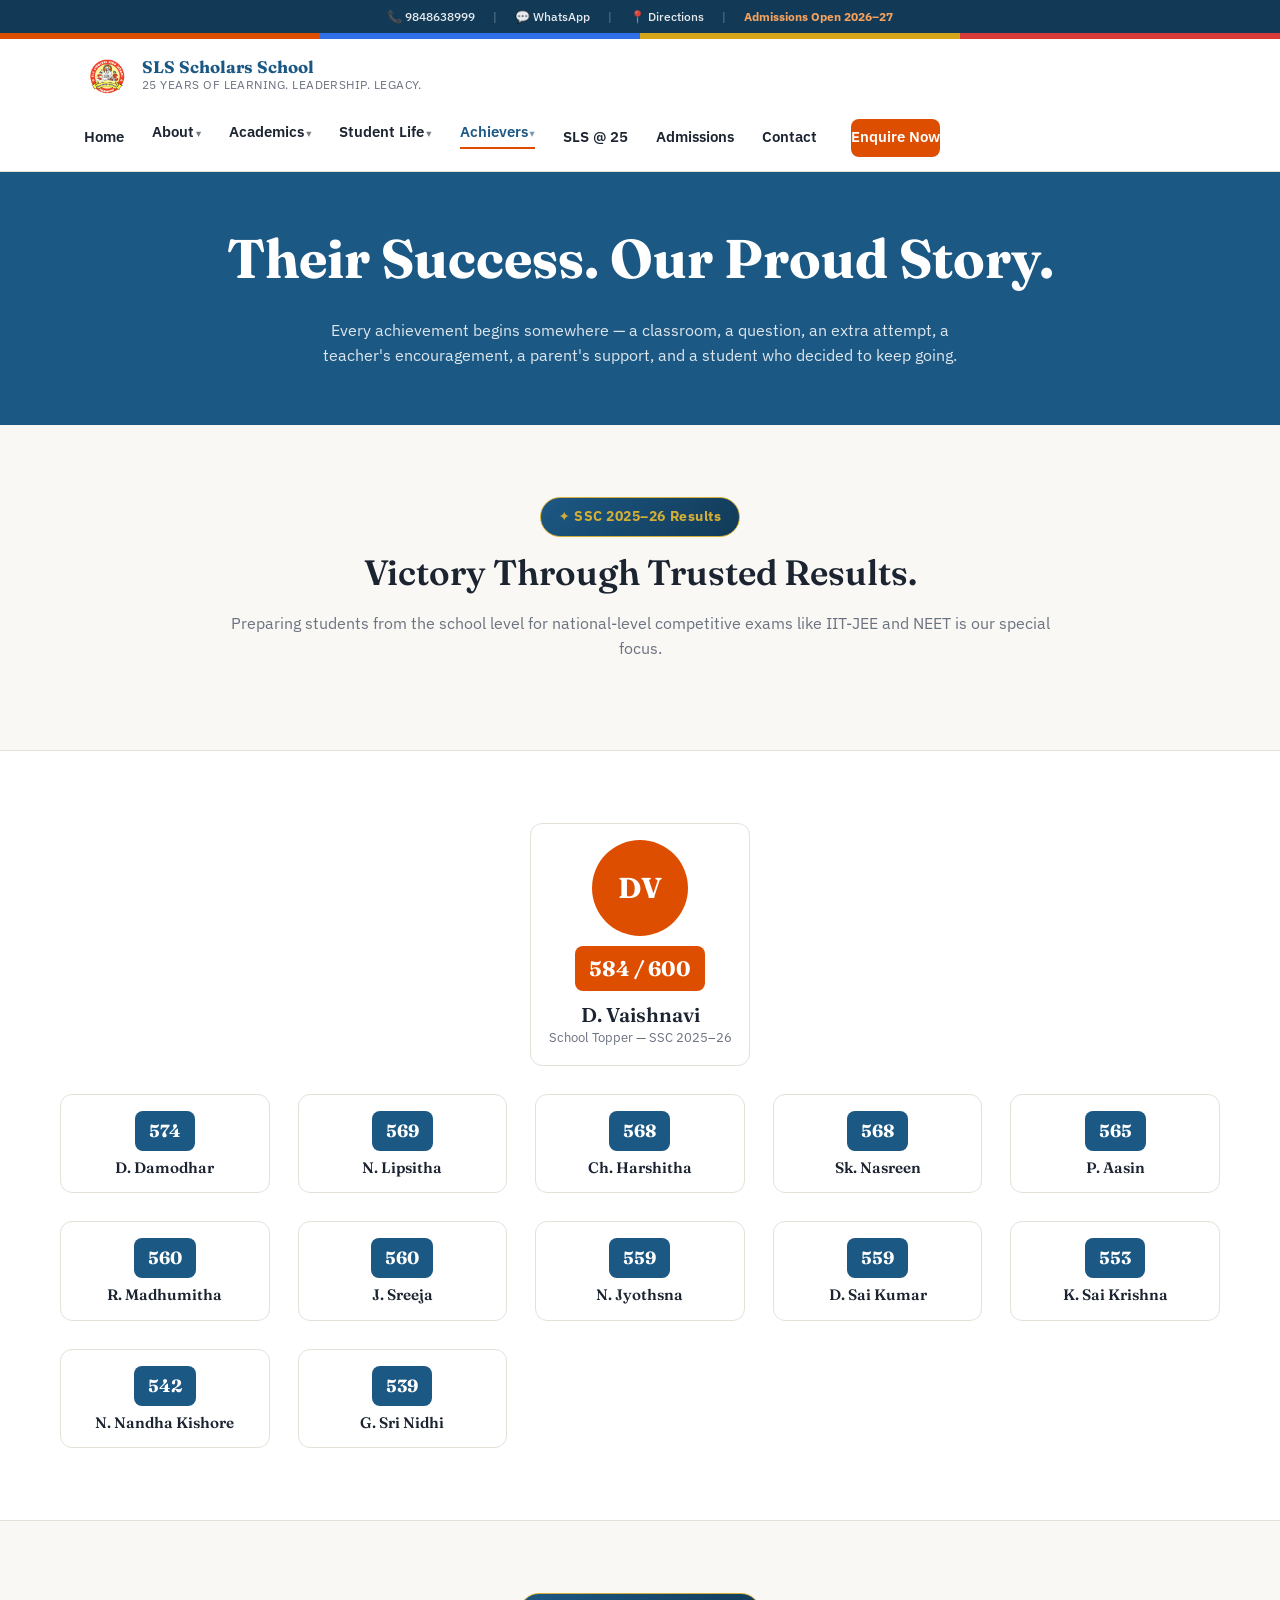
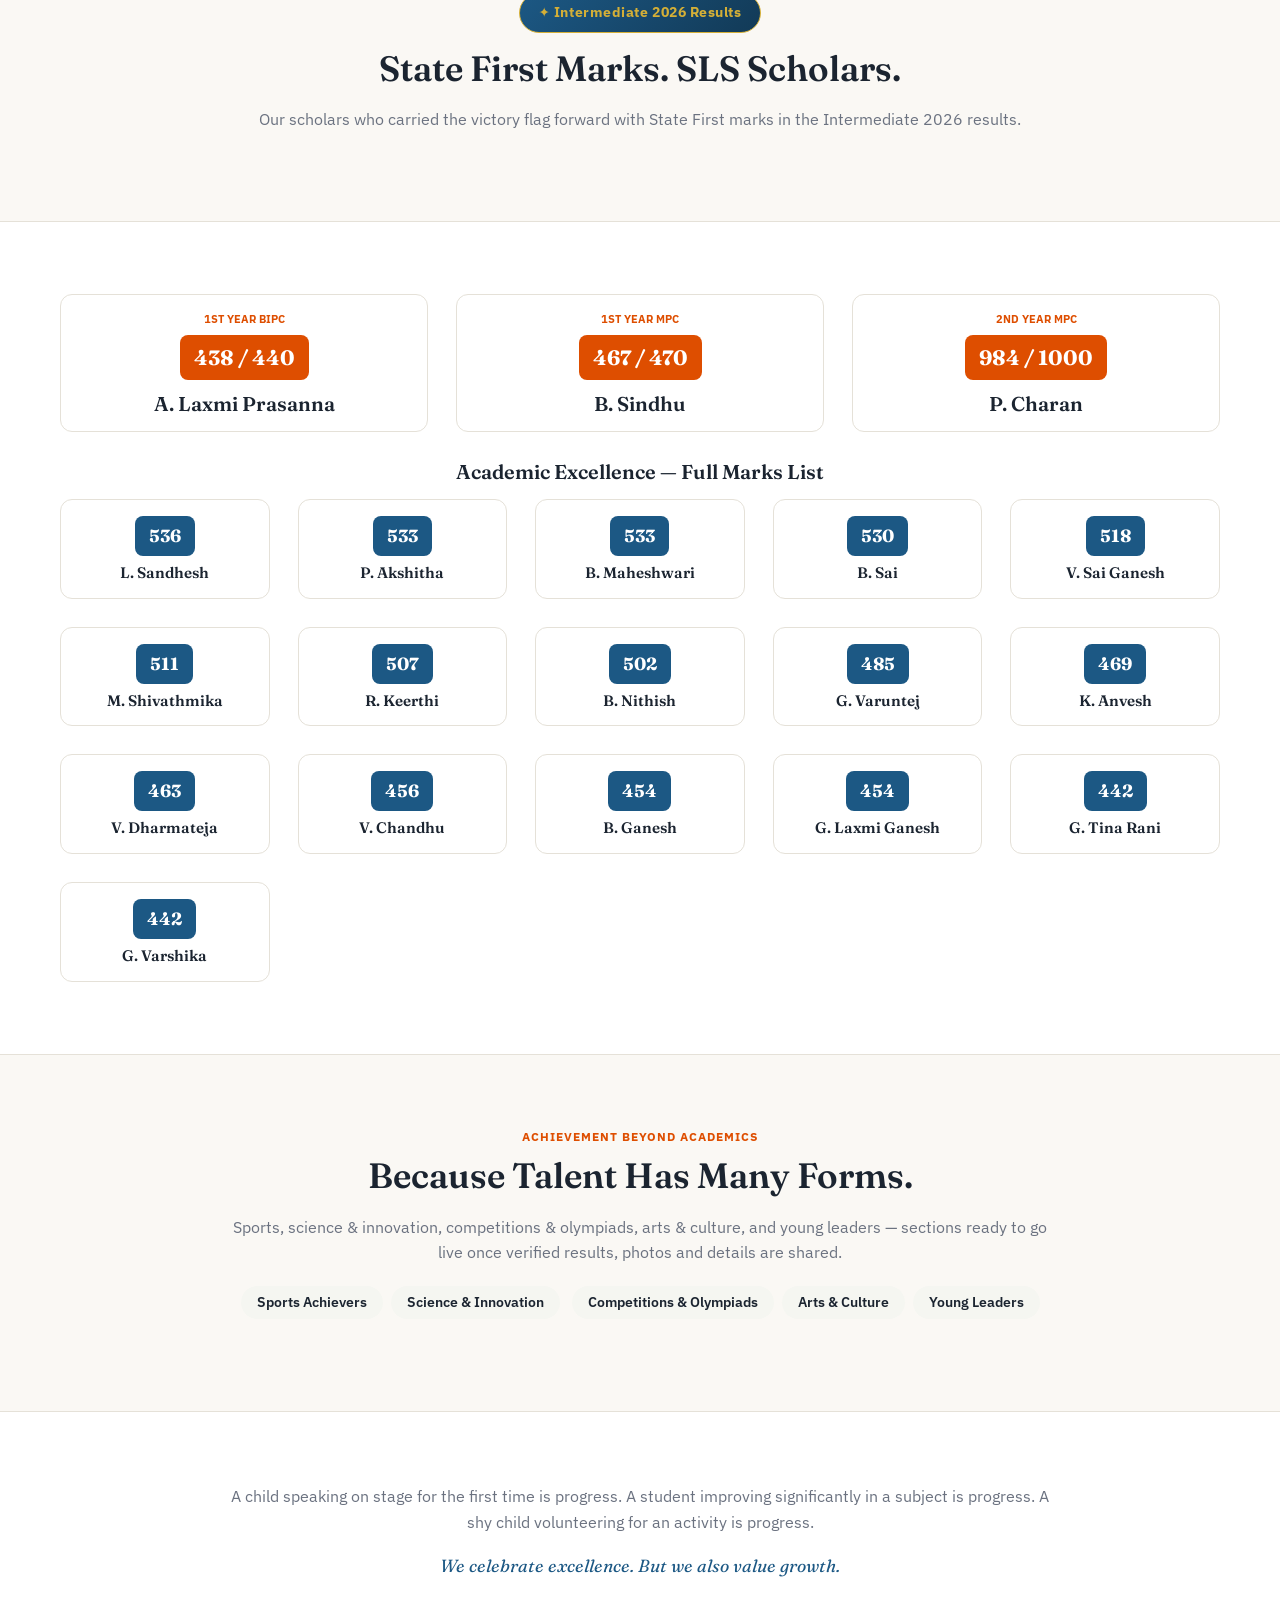
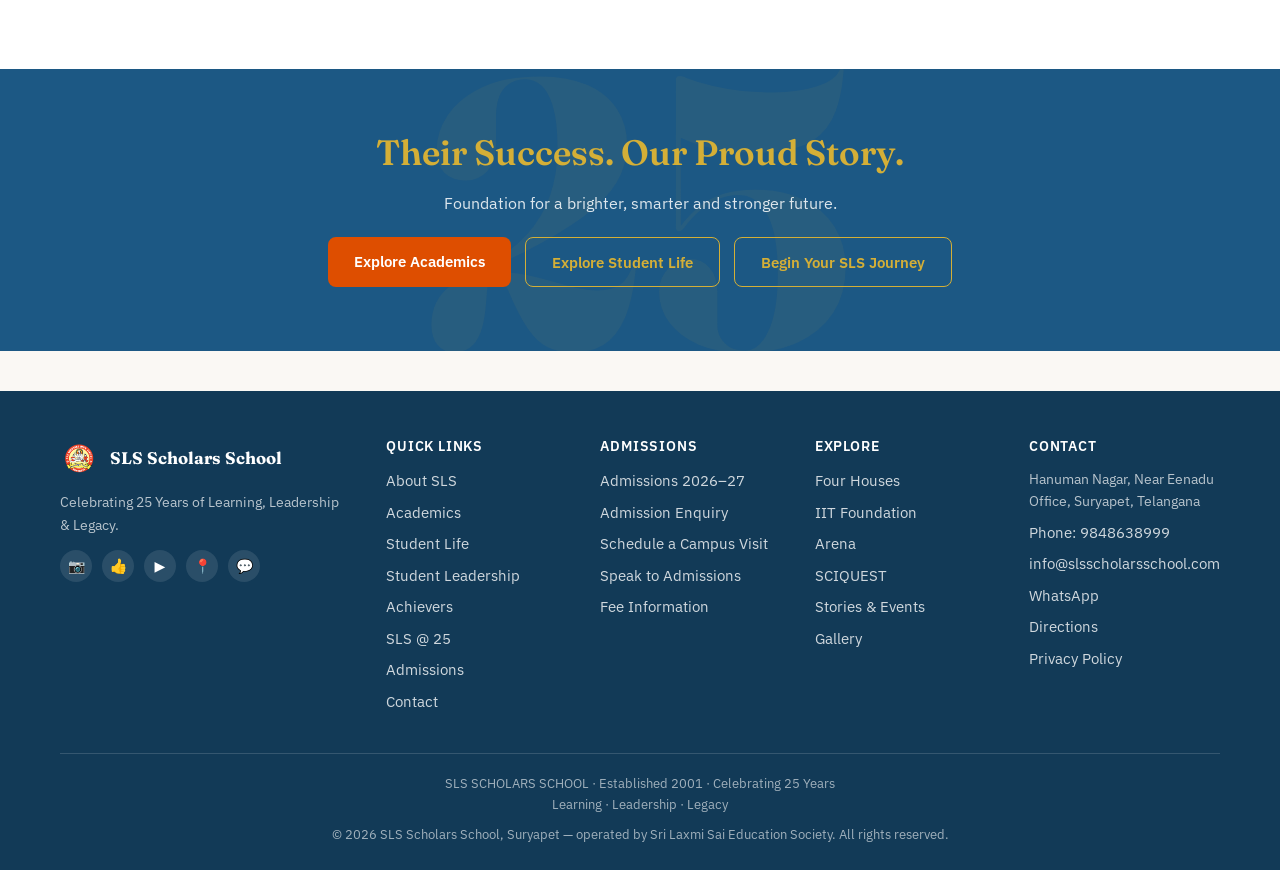
<file: achievers.html>
<!doctype html>
<html lang="en">
<head>
<meta charset="UTF-8">
<meta name="viewport" content="width=device-width, initial-scale=1.0">
<title>Achievers | SLS Scholars School</title>
<meta name="description" content="SLS Scholars School's SSC and Intermediate top achievers — real results, real scholars.">
<link rel="stylesheet" href="style.css">
</head>
<body>

<div class="utility-strip">
  <a href="tel:+919848638999">📞 9848638999</a>
  <span class="sep">|</span>
  <a href="tel:+919848638999">💬 WhatsApp</a>
  <span class="sep">|</span>
  <a href="https://www.google.com/maps/search/?api=1&query=SLS+Scholars+School+Hanuman+Nagar+Near+Eenadu+Office+Suryapet" target="_blank" rel="noopener">📍 Directions</a>
  <span class="sep">|</span>
  <span class="admissions-tag">Admissions Open 2026–27</span>
</div>
<div class="house-stripe"><span class="s1"></span><span class="s2"></span><span class="s3"></span><span class="s4"></span></div>
<header class="site-header">
  <div class="nav-wrap">
    <a class="brand" href="index.html">
      <img src="images/crest.png" alt="SLS Scholars School crest">
      <div class="brand-text">
        <div class="school-name">SLS Scholars School</div>
        <div class="school-tag">25 Years of Learning. Leadership. Legacy.</div>
      </div>
    </a>
    <button class="hamburger-btn" onclick="document.querySelector('.main-nav').classList.add('open')" aria-label="Open menu">☰</button>
    <nav class="main-nav">
      <button class="nav-close-btn" onclick="document.querySelector('.main-nav').classList.remove('open')" aria-label="Close menu">✕</button>
      <a href="index.html" class="no-caret">Home</a>
      <div class="nav-item">
        <a href="about.html">About</a>
        <div class="nav-dropdown">
          <a href="about.html#our-story">Our Story</a>
          <a href="about.html#founder">Founder</a>
          <a href="about.html#principal-message">Principal's Message</a>
          <a href="about.html#vision-mission">Vision &amp; Mission</a>
          <a href="about.html#four-houses">Four Houses</a>
        </div>
      </div>
      <div class="nav-item">
        <a href="academics.html">Academics</a>
        <div class="nav-dropdown">
          <a href="academics.html#academic-journey">Academic Journey</a>
          <a href="academics.html#early-years">Early Years</a>
          <a href="academics.html#primary">Primary</a>
          <a href="academics.html#middle-school">Middle School</a>
          <a href="academics.html#secondary">Secondary</a>
          <a href="academics.html#iit-foundation">IIT Foundation</a>
        </div>
      </div>
      <div class="nav-item">
        <a href="life-at-sls.html">Student Life</a>
        <div class="nav-dropdown">
          <a href="life-at-sls.html">Life at SLS</a>
          <a href="leadership.html">Student Leadership</a>
          <a href="life-at-sls.html#houses">Houses</a>
          <a href="life-at-sls.html#sports">Sports</a>
          <a href="life-at-sls.html#clubs">Clubs</a>
          <a href="life-at-sls.html#competitions">Competitions</a>
          <a href="gallery.html">Stories &amp; Events</a>
        </div>
      </div>
      <div class="nav-item">
        <a href="achievers.html" class="active">Achievers</a>
        <div class="nav-dropdown">
          <a href="achievers.html#academic-achievers">Academic Achievers</a>
          <a href="achievers.html#student-achievements">Student Achievements</a>
        </div>
      </div>
      <a href="sls-at-25.html" class="no-caret">SLS @ 25</a>
      <a href="admissions.html" class="no-caret">Admissions</a>
      <a href="contact.html" class="no-caret">Contact</a>
      <a href="admissions.html#admissionForm" class="enquire-btn-nav no-caret">Enquire Now</a>
    </nav>
  </div>
</header>

<div class="page-hero">
  <h1>Their Success. Our Proud Story.</h1>
  <p style="max-width:640px;">Every achievement begins somewhere — a classroom, a question, an extra attempt, a teacher's encouragement, a parent's support, and a student who decided to keep going.</p>
</div>

<section>
  <div class="wrap-narrow" style="text-align:center;">
    <span class="jubilee-badge">✦ SSC 2025–26 Results</span>
    <h2 style="margin-top:16px;">Victory Through Trusted Results.</h2>
    <p style="color:var(--muted);">Preparing students from the school level for national-level competitive exams like IIT-JEE and NEET is our special focus.</p>
  </div>
</section>

<section id="academic-achievers" style="background:#fff; border-top:1px solid var(--line); border-bottom:1px solid var(--line);">
  <div class="wrap">
    <div style="text-align:center; margin-bottom:28px;">
      <div class="achiever-card top" style="max-width:220px; margin:0 auto;">
        <div class="person-avatar" style="margin:0 auto 10px; background:var(--orange);">DV</div>
        <div class="score-badge">584 / 600</div>
        <h3 style="margin:4px 0 0;">D. Vaishnavi</h3>
        <p style="color:var(--muted); font-size:0.8rem; margin:2px 0 0;">School Topper — SSC 2025–26</p>
      </div>
    </div>
    <div class="grid grid-4">
      <div class="achiever-card"><div class="score-badge">574</div><h3 style="font-size:0.95rem; margin:0;">D. Damodhar</h3></div>
      <div class="achiever-card"><div class="score-badge">569</div><h3 style="font-size:0.95rem; margin:0;">N. Lipsitha</h3></div>
      <div class="achiever-card"><div class="score-badge">568</div><h3 style="font-size:0.95rem; margin:0;">Ch. Harshitha</h3></div>
      <div class="achiever-card"><div class="score-badge">568</div><h3 style="font-size:0.95rem; margin:0;">Sk. Nasreen</h3></div>
      <div class="achiever-card"><div class="score-badge">565</div><h3 style="font-size:0.95rem; margin:0;">P. Aasin</h3></div>
      <div class="achiever-card"><div class="score-badge">560</div><h3 style="font-size:0.95rem; margin:0;">R. Madhumitha</h3></div>
      <div class="achiever-card"><div class="score-badge">560</div><h3 style="font-size:0.95rem; margin:0;">J. Sreeja</h3></div>
      <div class="achiever-card"><div class="score-badge">559</div><h3 style="font-size:0.95rem; margin:0;">N. Jyothsna</h3></div>
      <div class="achiever-card"><div class="score-badge">559</div><h3 style="font-size:0.95rem; margin:0;">D. Sai Kumar</h3></div>
      <div class="achiever-card"><div class="score-badge">553</div><h3 style="font-size:0.95rem; margin:0;">K. Sai Krishna</h3></div>
      <div class="achiever-card"><div class="score-badge">542</div><h3 style="font-size:0.95rem; margin:0;">N. Nandha Kishore</h3></div>
      <div class="achiever-card"><div class="score-badge">539</div><h3 style="font-size:0.95rem; margin:0;">G. Sri Nidhi</h3></div>
    </div>
  </div>
</section>

<section>
  <div class="wrap-narrow" style="text-align:center;">
    <span class="jubilee-badge">✦ Intermediate 2026 Results</span>
    <h2 style="margin-top:16px;">State First Marks. SLS Scholars.</h2>
    <p style="color:var(--muted);">Our scholars who carried the victory flag forward with State First marks in the Intermediate 2026 results.</p>
  </div>
</section>

<section style="background:#fff; border-top:1px solid var(--line); border-bottom:1px solid var(--line);">
  <div class="wrap">
    <div class="grid grid-3" style="margin-bottom:28px;">
      <div class="achiever-card top">
        <div class="position" style="color:var(--orange); font-size:0.7rem; font-weight:700; text-transform:uppercase; margin-bottom:6px;">1st Year BiPC</div>
        <div class="score-badge">438 / 440</div>
        <h3 style="margin:4px 0 0;">A. Laxmi Prasanna</h3>
      </div>
      <div class="achiever-card top">
        <div class="position" style="color:var(--orange); font-size:0.7rem; font-weight:700; text-transform:uppercase; margin-bottom:6px;">1st Year MPC</div>
        <div class="score-badge">467 / 470</div>
        <h3 style="margin:4px 0 0;">B. Sindhu</h3>
      </div>
      <div class="achiever-card top">
        <div class="position" style="color:var(--orange); font-size:0.7rem; font-weight:700; text-transform:uppercase; margin-bottom:6px;">2nd Year MPC</div>
        <div class="score-badge">984 / 1000</div>
        <h3 style="margin:4px 0 0;">P. Charan</h3>
      </div>
    </div>

    <h3 style="text-align:center; margin-bottom:16px;">Academic Excellence — Full Marks List</h3>
    <div class="grid grid-4">
      <div class="achiever-card"><div class="score-badge">536</div><h3 style="font-size:0.95rem; margin:0;">L. Sandhesh</h3></div>
      <div class="achiever-card"><div class="score-badge">533</div><h3 style="font-size:0.95rem; margin:0;">P. Akshitha</h3></div>
      <div class="achiever-card"><div class="score-badge">533</div><h3 style="font-size:0.95rem; margin:0;">B. Maheshwari</h3></div>
      <div class="achiever-card"><div class="score-badge">530</div><h3 style="font-size:0.95rem; margin:0;">B. Sai</h3></div>
      <div class="achiever-card"><div class="score-badge">518</div><h3 style="font-size:0.95rem; margin:0;">V. Sai Ganesh</h3></div>
      <div class="achiever-card"><div class="score-badge">511</div><h3 style="font-size:0.95rem; margin:0;">M. Shivathmika</h3></div>
      <div class="achiever-card"><div class="score-badge">507</div><h3 style="font-size:0.95rem; margin:0;">R. Keerthi</h3></div>
      <div class="achiever-card"><div class="score-badge">502</div><h3 style="font-size:0.95rem; margin:0;">B. Nithish</h3></div>
      <div class="achiever-card"><div class="score-badge">485</div><h3 style="font-size:0.95rem; margin:0;">G. Varuntej</h3></div>
      <div class="achiever-card"><div class="score-badge">469</div><h3 style="font-size:0.95rem; margin:0;">K. Anvesh</h3></div>
      <div class="achiever-card"><div class="score-badge">463</div><h3 style="font-size:0.95rem; margin:0;">V. Dharmateja</h3></div>
      <div class="achiever-card"><div class="score-badge">456</div><h3 style="font-size:0.95rem; margin:0;">V. Chandhu</h3></div>
      <div class="achiever-card"><div class="score-badge">454</div><h3 style="font-size:0.95rem; margin:0;">B. Ganesh</h3></div>
      <div class="achiever-card"><div class="score-badge">454</div><h3 style="font-size:0.95rem; margin:0;">G. Laxmi Ganesh</h3></div>
      <div class="achiever-card"><div class="score-badge">442</div><h3 style="font-size:0.95rem; margin:0;">G. Tina Rani</h3></div>
      <div class="achiever-card"><div class="score-badge">442</div><h3 style="font-size:0.95rem; margin:0;">G. Varshika</h3></div>
    </div>
  </div>
</section>

<section id="student-achievements">
  <div class="wrap-narrow" style="text-align:center;">
    <span class="eyebrow">Achievement Beyond Academics</span>
    <h2>Because Talent Has Many Forms.</h2>
    <p style="color:var(--muted);">Sports, science &amp; innovation, competitions &amp; olympiads, arts &amp; culture, and young leaders — sections ready to go live once verified results, photos and details are shared.</p>
    <div style="margin:16px 0;">
      <span class="stat-pill">Sports Achievers</span><span class="stat-pill">Science &amp; Innovation</span>
      <span class="stat-pill">Competitions &amp; Olympiads</span><span class="stat-pill">Arts &amp; Culture</span><span class="stat-pill">Young Leaders</span>
    </div>
  </div>
</section>

<section style="background:#fff; border-top:1px solid var(--line);">
  <div class="wrap-narrow" style="text-align:center;">
    <p style="color:var(--muted);">A child speaking on stage for the first time is progress. A student improving significantly in a subject is progress. A shy child volunteering for an activity is progress.</p>
    <p style="font-family:'Fraunces',serif; font-style:italic; color:var(--navy); font-size:1.1rem;">We celebrate excellence. But we also value growth.</p>
  </div>
</section>

<section class="jubilee-section">
  <h2>Their Success. Our Proud Story.</h2>
  <p>Foundation for a brighter, smarter and stronger future.</p>
  <div style="display:flex; gap:14px; justify-content:center; flex-wrap:wrap; margin-top:20px;">
    <a href="academics.html" class="btn btn-primary">Explore Academics</a>
    <a href="life-at-sls.html" class="btn btn-outline" style="border-color:#D4AF37; color:#D4AF37;">Explore Student Life</a>
    <a href="admissions.html" class="btn btn-outline" style="border-color:#D4AF37; color:#D4AF37;">Begin Your SLS Journey</a>
  </div>
</section>

<footer class="site-footer">
  <div class="footer-wrap">
    <div>
      <div class="brand" style="margin-bottom:14px;">
        <img src="images/crest.png" alt="crest" style="width:38px;height:38px;">
        <div class="brand-text"><div class="school-name" style="color:#fff;">SLS Scholars School</div></div>
      </div>
      <p style="color:rgba(255,255,255,0.7); font-size:0.88rem; max-width:280px;">Celebrating 25 Years of Learning, Leadership &amp; Legacy.</p>
      <div class="social-row">
        <a href="#" aria-label="Instagram" target="_blank" rel="noopener">📷</a>
        <a href="#" aria-label="Facebook" target="_blank" rel="noopener">👍</a>
        <a href="#" aria-label="YouTube" target="_blank" rel="noopener">▶</a>
        <a href="https://www.google.com/maps/search/?api=1&query=SLS+Scholars+School+Hanuman+Nagar+Near+Eenadu+Office+Suryapet" aria-label="Directions" target="_blank" rel="noopener">📍</a>
        <a href="tel:+919848638999" aria-label="WhatsApp">💬</a>
      </div>
    </div>
    <div>
      <h4>Quick Links</h4>
      <a href="about.html">About SLS</a>
      <a href="academics.html">Academics</a>
      <a href="life-at-sls.html">Student Life</a>
      <a href="leadership.html">Student Leadership</a>
      <a href="achievers.html">Achievers</a>
      <a href="sls-at-25.html">SLS @ 25</a>
      <a href="admissions.html">Admissions</a>
      <a href="contact.html">Contact</a>
    </div>
    <div>
      <h4>Admissions</h4>
      <a href="admissions.html">Admissions 2026–27</a>
      <a href="admissions.html#admissionForm">Admission Enquiry</a>
      <a href="contact.html">Schedule a Campus Visit</a>
      <a href="tel:+919848638999">Speak to Admissions</a>
      <a href="admissions.html">Fee Information</a>
    </div>
    <div>
      <h4>Explore</h4>
      <a href="life-at-sls.html#houses">Four Houses</a>
      <a href="academics.html#iit-foundation">IIT Foundation</a>
      <a href="life-at-sls.html#sports">Arena</a>
      <a href="life-at-sls.html#competitions">SCIQUEST</a>
      <a href="gallery.html">Stories &amp; Events</a>
      <a href="gallery.html">Gallery</a>
    </div>
    <div>
      <h4>Contact</h4>
      <p style="color:rgba(255,255,255,0.7); font-size:0.85rem; margin:0 0 8px;">Hanuman Nagar, Near Eenadu Office, Suryapet, Telangana</p>
      <a href="tel:+919848638999">Phone: 9848638999</a>
      <a href="mailto:info@slsscholarsschool.com">info@slsscholarsschool.com</a>
      <a href="tel:+919848638999">WhatsApp</a>
      <a href="https://www.google.com/maps/search/?api=1&query=SLS+Scholars+School+Hanuman+Nagar+Near+Eenadu+Office+Suryapet" target="_blank" rel="noopener">Directions</a>
      <a href="privacy.html">Privacy Policy</a>
    </div>
  </div>
  <div class="footer-bottom" style="text-align:center;">
    <div style="margin-bottom:10px;">SLS SCHOLARS SCHOOL · Established 2001 · Celebrating 25 Years<br>Learning · Leadership · Legacy</div>
    © 2026 SLS Scholars School, Suryapet — operated by Sri Laxmi Sai Education Society. All rights reserved.
  </div>
</footer>

<div class="mobile-cta-bar">
  <a href="tel:+919848638999">📞<br>Call</a>
  <a href="tel:+919848638999">💬<br>WhatsApp</a>
  <a href="admissions.html#admissionForm">🎓<br>Enquire</a>
</div>

</body>
</html>
</file>
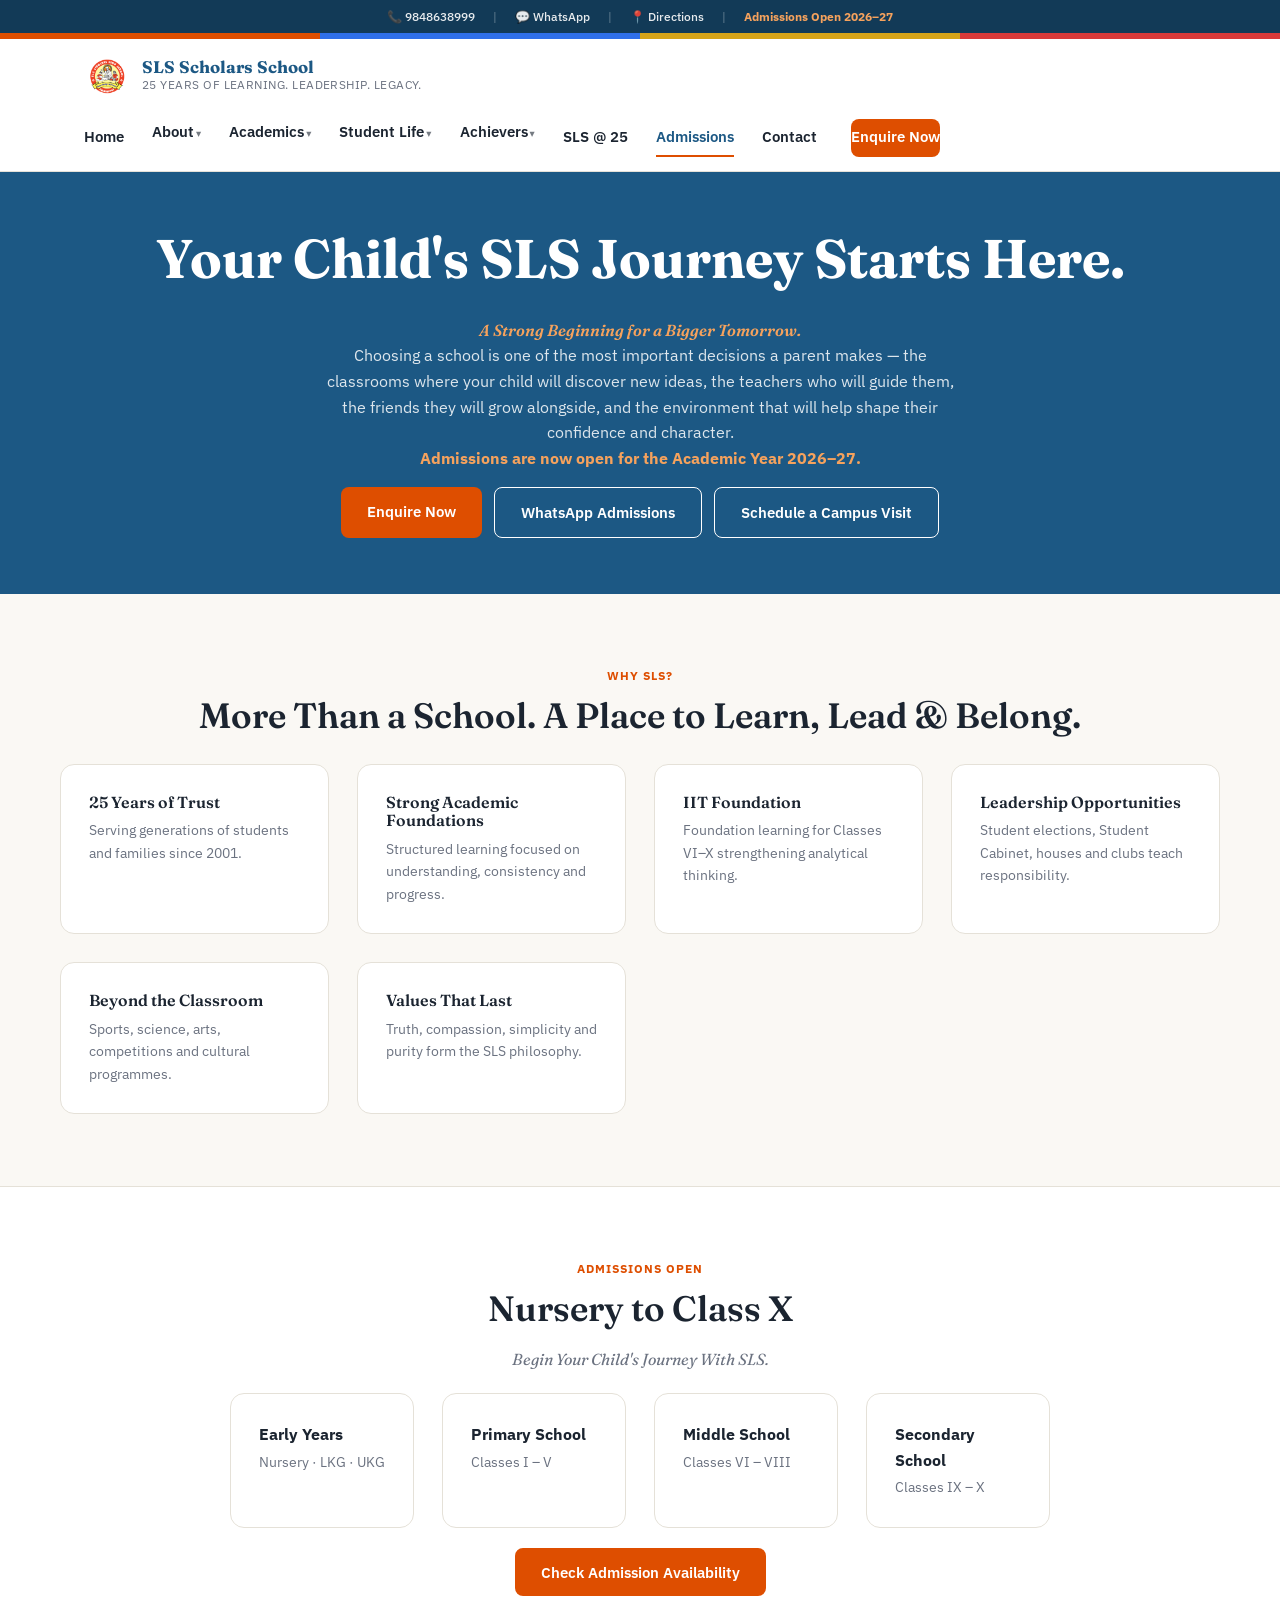
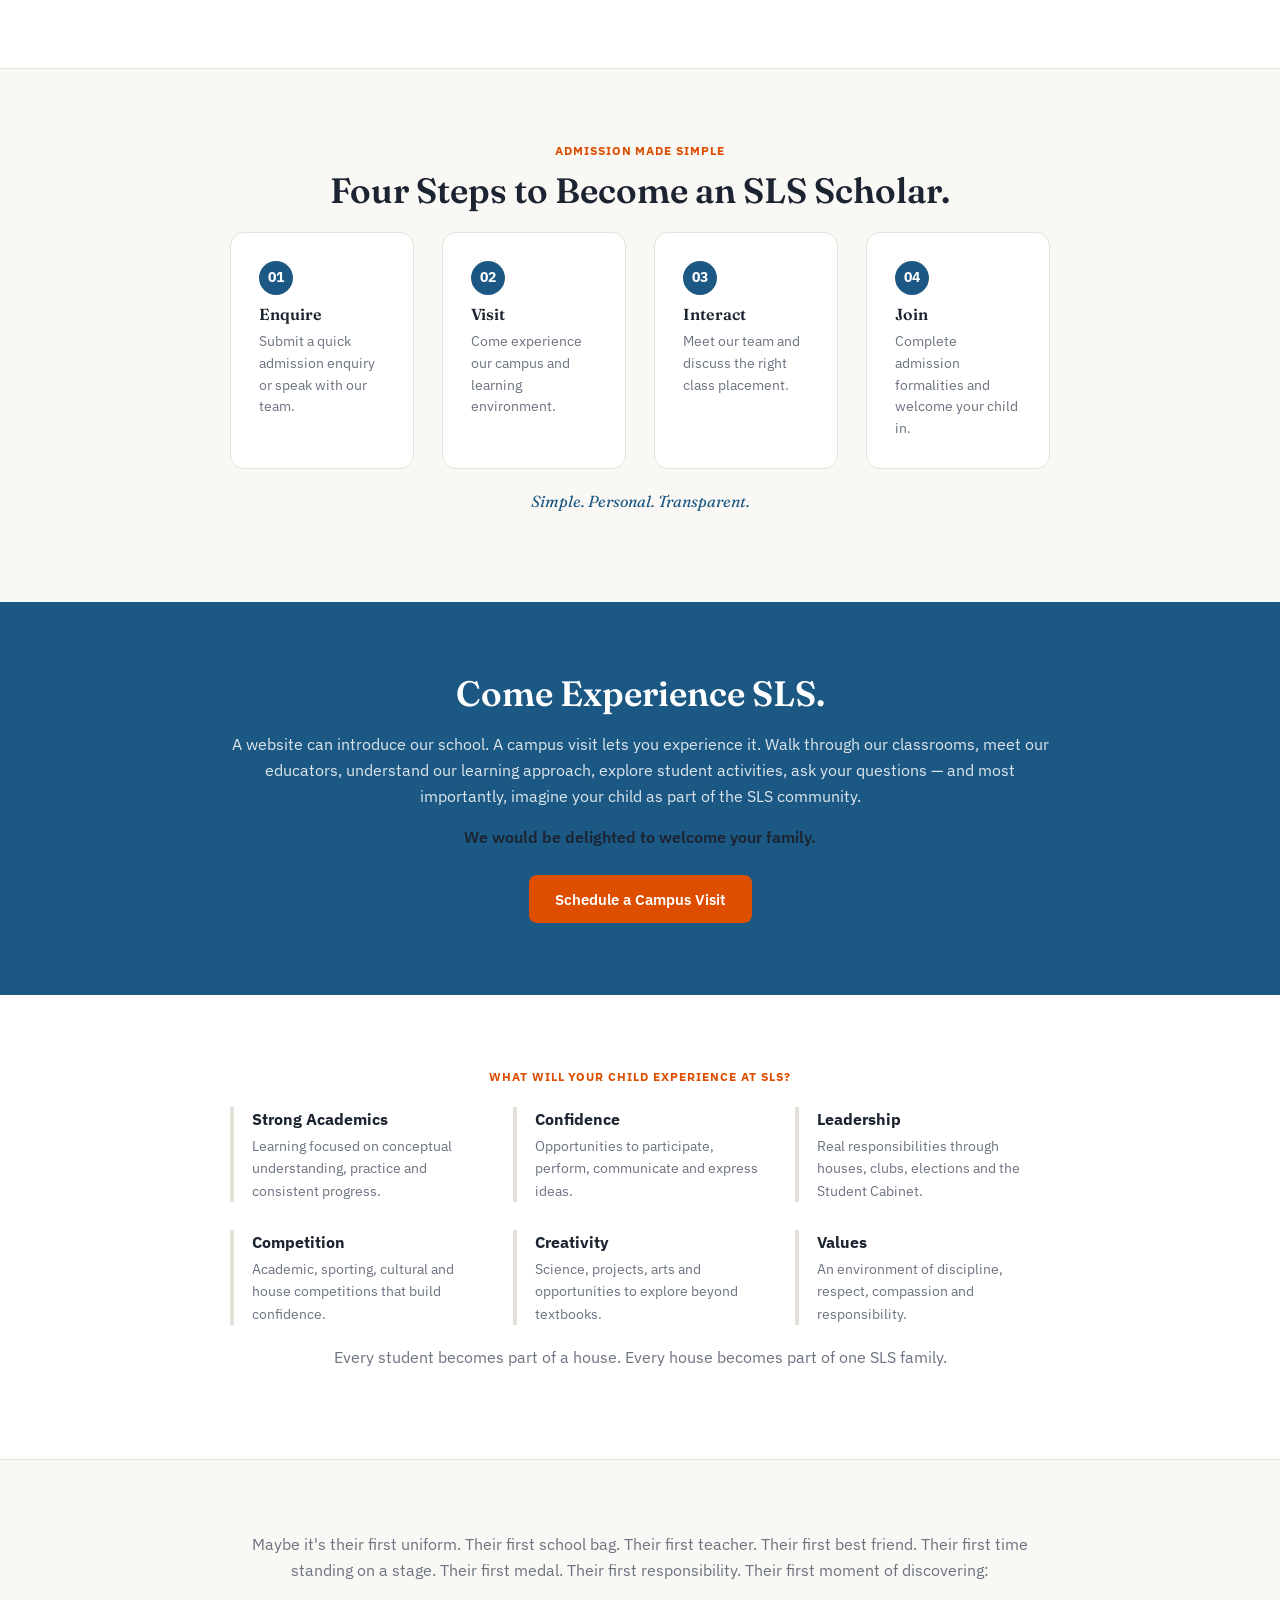
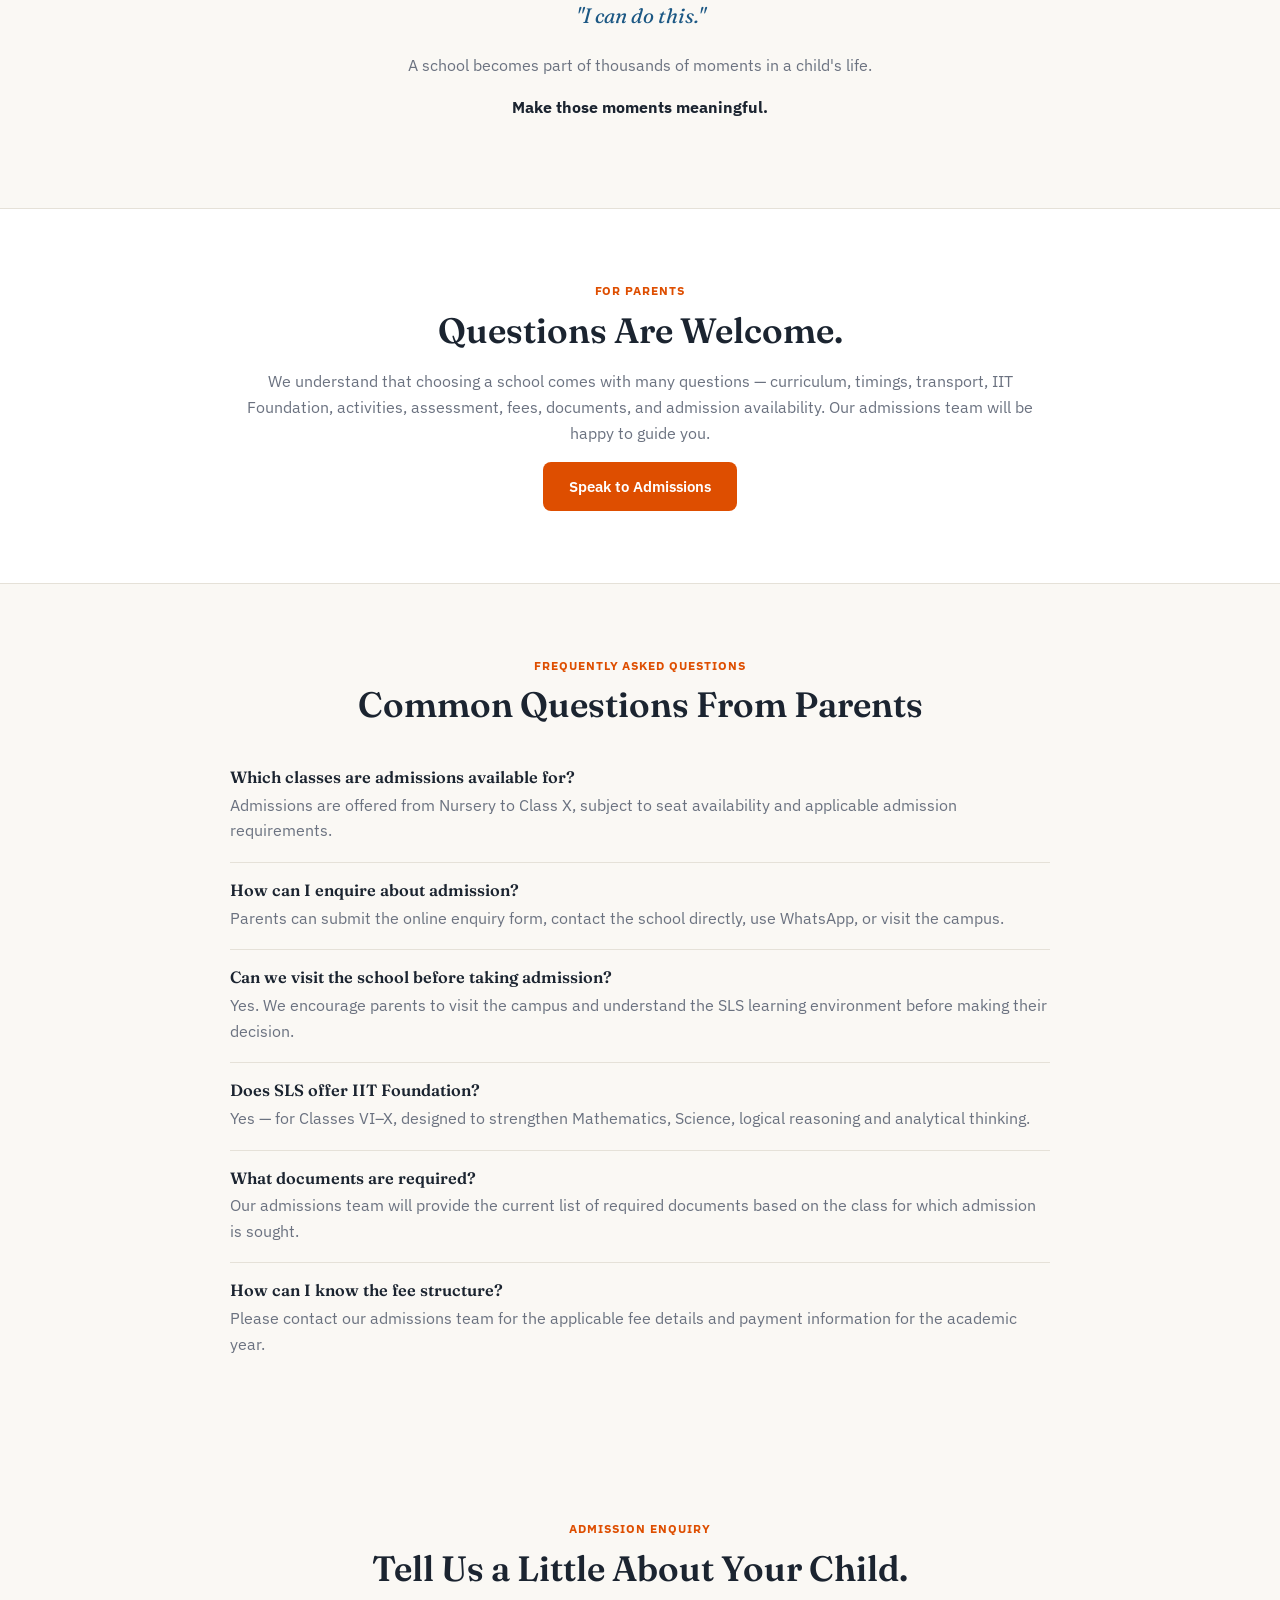
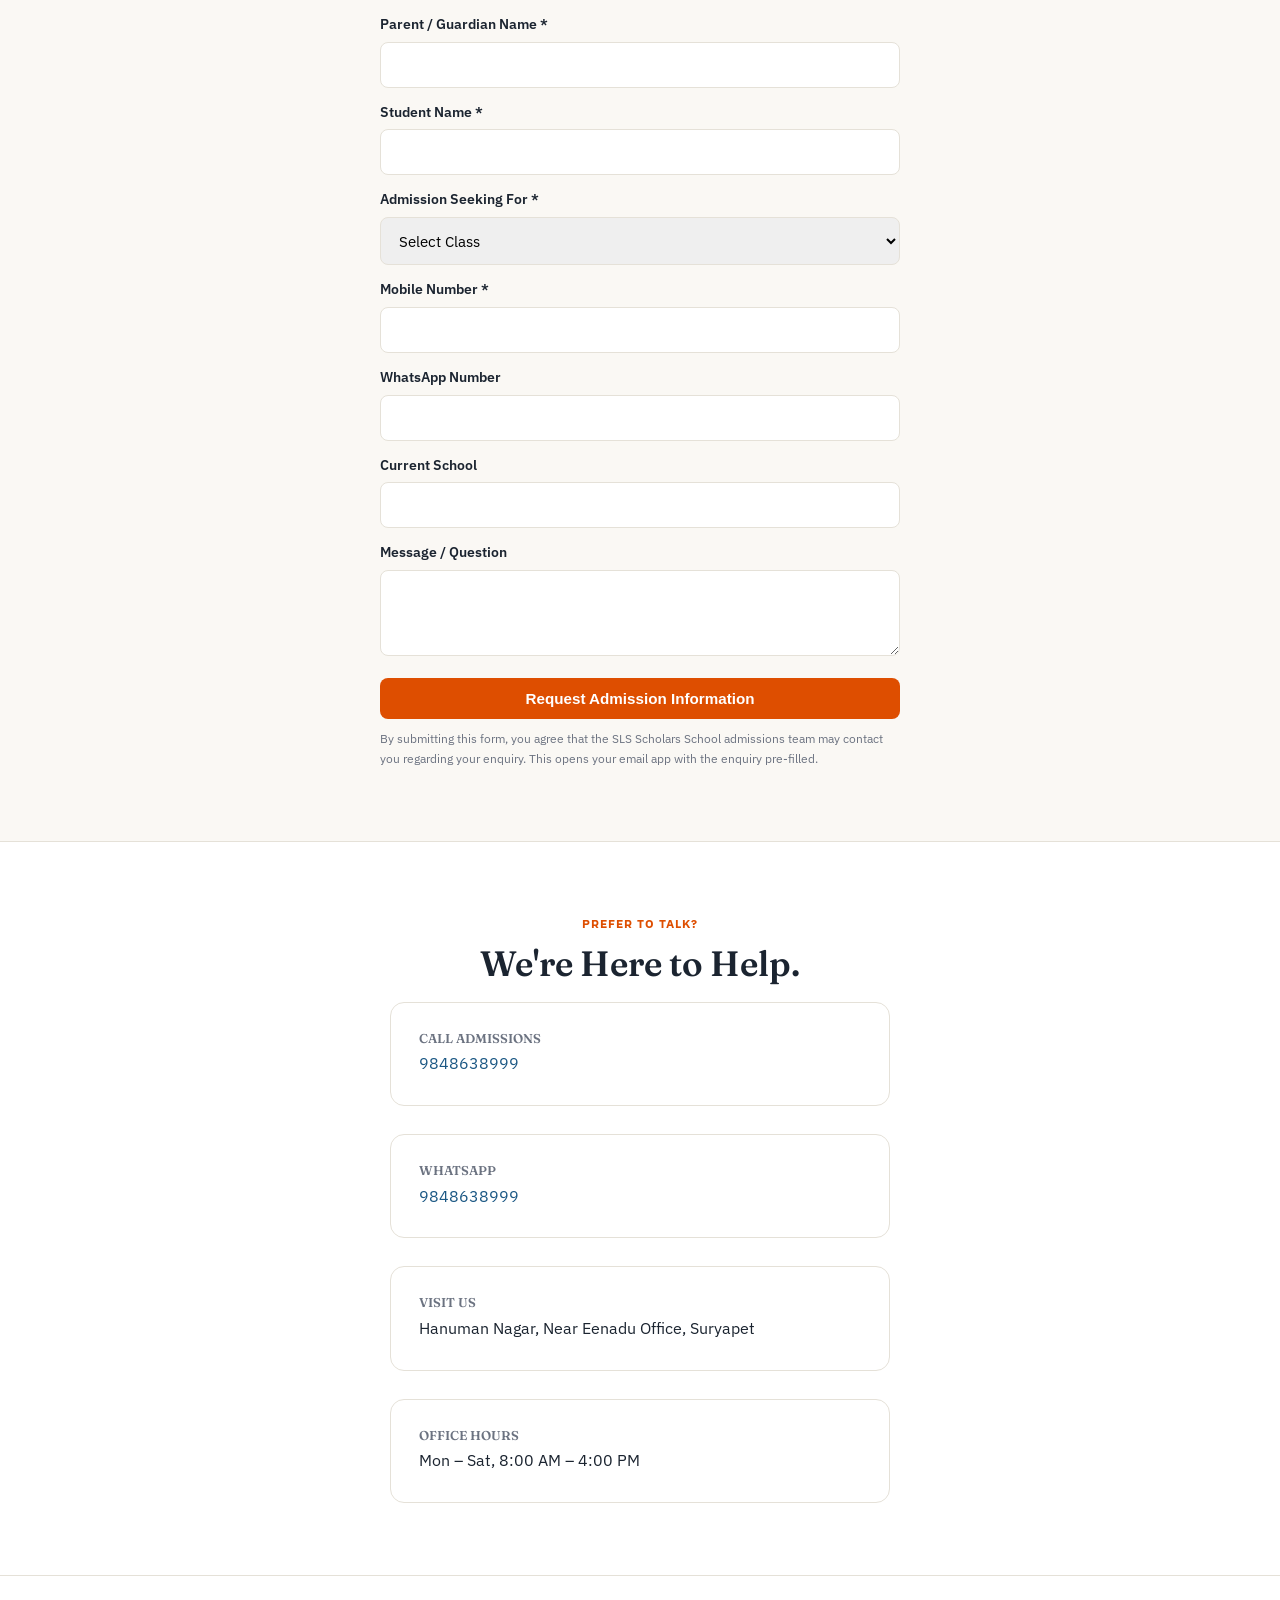
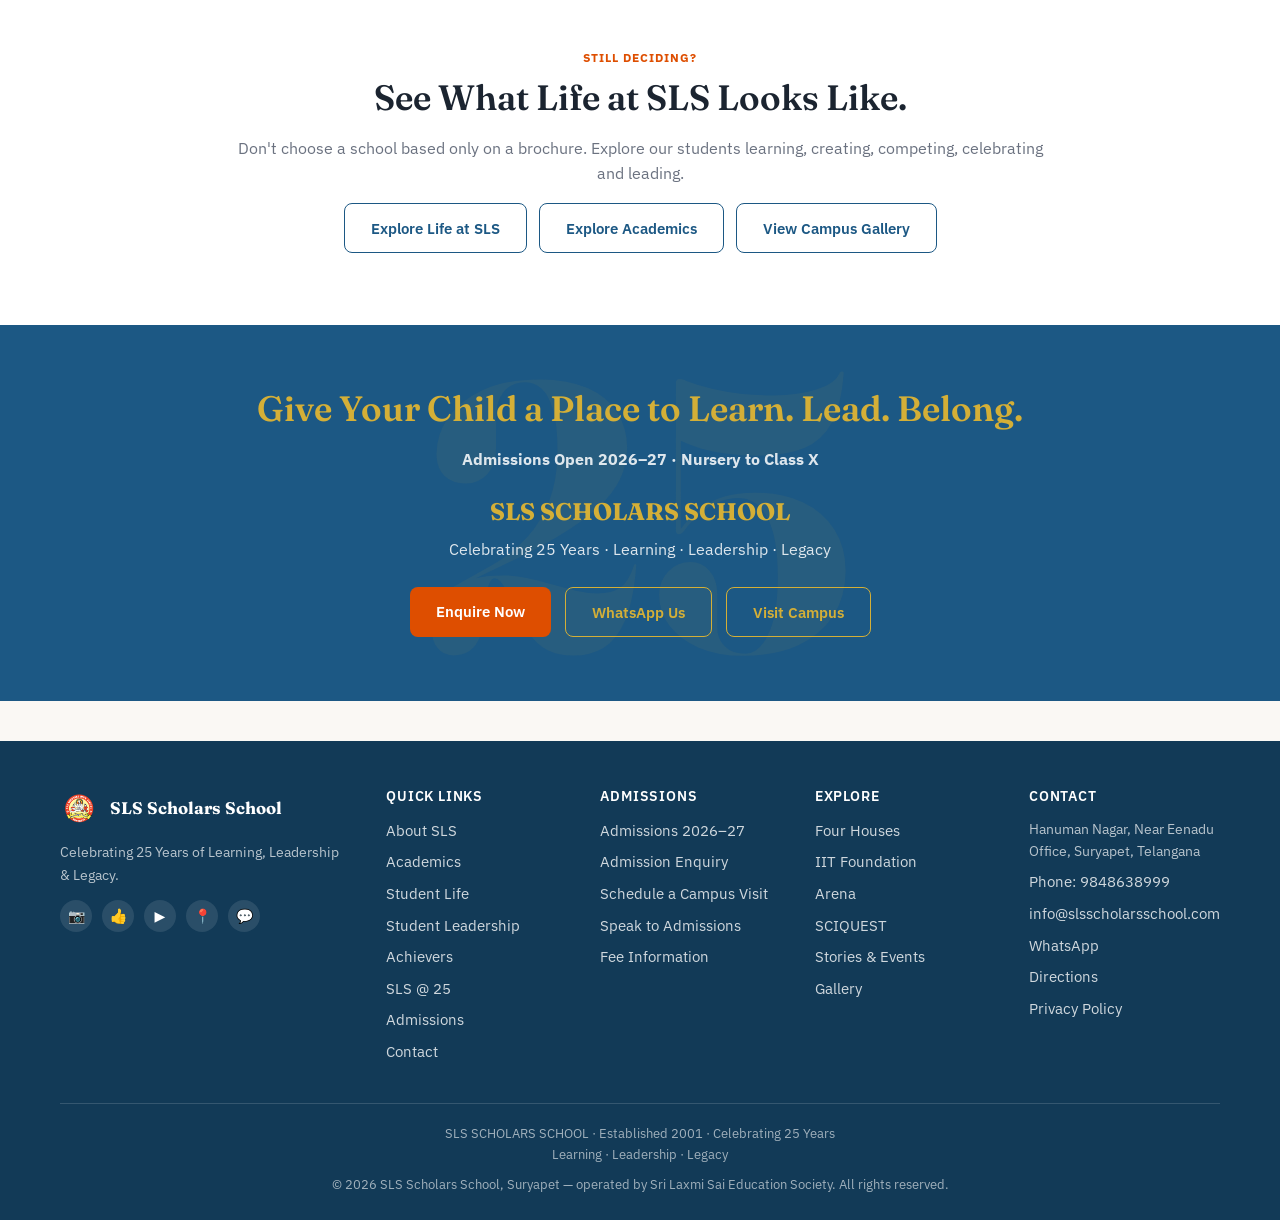
<file: admissions.html>
<!doctype html>
<html lang="en">
<head>
<meta charset="UTF-8">
<meta name="viewport" content="width=device-width, initial-scale=1.0">
<title>Admissions 2026–27 | SLS Scholars School</title>
<link rel="stylesheet" href="style.css">
</head>
<body>

<div class="utility-strip">
  <a href="tel:+919848638999">📞 9848638999</a>
  <span class="sep">|</span>
  <a href="tel:+919848638999">💬 WhatsApp</a>
  <span class="sep">|</span>
  <a href="https://www.google.com/maps/search/?api=1&query=SLS+Scholars+School+Hanuman+Nagar+Near+Eenadu+Office+Suryapet" target="_blank" rel="noopener">📍 Directions</a>
  <span class="sep">|</span>
  <span class="admissions-tag">Admissions Open 2026–27</span>
</div>
<div class="house-stripe"><span class="s1"></span><span class="s2"></span><span class="s3"></span><span class="s4"></span></div>
<header class="site-header">
  <div class="nav-wrap">
    <a class="brand" href="index.html">
      <img src="images/crest.png" alt="SLS Scholars School crest">
      <div class="brand-text">
        <div class="school-name">SLS Scholars School</div>
        <div class="school-tag">25 Years of Learning. Leadership. Legacy.</div>
      </div>
    </a>
    <button class="hamburger-btn" onclick="document.querySelector('.main-nav').classList.add('open')" aria-label="Open menu">☰</button>
    <nav class="main-nav">
      <button class="nav-close-btn" onclick="document.querySelector('.main-nav').classList.remove('open')" aria-label="Close menu">✕</button>
      <a href="index.html" class="no-caret">Home</a>
      <div class="nav-item">
        <a href="about.html">About</a>
        <div class="nav-dropdown">
          <a href="about.html#our-story">Our Story</a>
          <a href="about.html#founder">Founder</a>
          <a href="about.html#principal-message">Principal's Message</a>
          <a href="about.html#vision-mission">Vision &amp; Mission</a>
          <a href="about.html#four-houses">Four Houses</a>
        </div>
      </div>
      <div class="nav-item">
        <a href="academics.html">Academics</a>
        <div class="nav-dropdown">
          <a href="academics.html#academic-journey">Academic Journey</a>
          <a href="academics.html#early-years">Early Years</a>
          <a href="academics.html#primary">Primary</a>
          <a href="academics.html#middle-school">Middle School</a>
          <a href="academics.html#secondary">Secondary</a>
          <a href="academics.html#iit-foundation">IIT Foundation</a>
        </div>
      </div>
      <div class="nav-item">
        <a href="life-at-sls.html">Student Life</a>
        <div class="nav-dropdown">
          <a href="life-at-sls.html">Life at SLS</a>
          <a href="leadership.html">Student Leadership</a>
          <a href="life-at-sls.html#houses">Houses</a>
          <a href="life-at-sls.html#sports">Sports</a>
          <a href="life-at-sls.html#clubs">Clubs</a>
          <a href="life-at-sls.html#competitions">Competitions</a>
          <a href="gallery.html">Stories &amp; Events</a>
        </div>
      </div>
      <div class="nav-item">
        <a href="achievers.html">Achievers</a>
        <div class="nav-dropdown">
          <a href="achievers.html#academic-achievers">Academic Achievers</a>
          <a href="achievers.html#student-achievements">Student Achievements</a>
        </div>
      </div>
      <a href="sls-at-25.html" class="no-caret">SLS @ 25</a>
      <a href="admissions.html" class="no-caret active">Admissions</a>
      <a href="contact.html" class="no-caret">Contact</a>
      <a href="admissions.html#admissionForm" class="enquire-btn-nav no-caret">Enquire Now</a>
    </nav>
  </div>
</header>

<div class="page-hero">
  <h1>Your Child's SLS Journey Starts Here.</h1>
  <p style="font-family:'Fraunces',serif; font-style:italic; color:#F5A25D; font-weight:600;">A Strong Beginning for a Bigger Tomorrow.</p>
  <p style="max-width:640px;">Choosing a school is one of the most important decisions a parent makes — the classrooms where your child will discover new ideas, the teachers who will guide them, the friends they will grow alongside, and the environment that will help shape their confidence and character.</p>
  <p style="font-weight:700; color:#F5A25D;">Admissions are now open for the Academic Year 2026–27.</p>
  <div style="display:flex; gap:12px; justify-content:center; flex-wrap:wrap; margin-top:16px;">
    <a href="#admissionForm" class="btn btn-primary">Enquire Now</a>
    <a href="tel:+919848638999" class="btn btn-outline" style="border-color:#fff; color:#fff;">WhatsApp Admissions</a>
    <a href="contact.html" class="btn btn-outline" style="border-color:#fff; color:#fff;">Schedule a Campus Visit</a>
  </div>
</div>

<section>
  <div class="wrap">
    <span class="eyebrow" style="text-align:center; display:block;">Why SLS?</span>
    <h2 style="text-align:center;">More Than a School. A Place to Learn, Lead &amp; Belong.</h2>
    <div class="grid grid-3" style="margin-top:28px;">
      <div class="card"><h3 style="font-size:1rem;">25 Years of Trust</h3><p style="color:var(--muted); font-size:0.88rem; margin:0;">Serving generations of students and families since 2001.</p></div>
      <div class="card"><h3 style="font-size:1rem;">Strong Academic Foundations</h3><p style="color:var(--muted); font-size:0.88rem; margin:0;">Structured learning focused on understanding, consistency and progress.</p></div>
      <div class="card"><h3 style="font-size:1rem;">IIT Foundation</h3><p style="color:var(--muted); font-size:0.88rem; margin:0;">Foundation learning for Classes VI–X strengthening analytical thinking.</p></div>
      <div class="card"><h3 style="font-size:1rem;">Leadership Opportunities</h3><p style="color:var(--muted); font-size:0.88rem; margin:0;">Student elections, Student Cabinet, houses and clubs teach responsibility.</p></div>
      <div class="card"><h3 style="font-size:1rem;">Beyond the Classroom</h3><p style="color:var(--muted); font-size:0.88rem; margin:0;">Sports, science, arts, competitions and cultural programmes.</p></div>
      <div class="card"><h3 style="font-size:1rem;">Values That Last</h3><p style="color:var(--muted); font-size:0.88rem; margin:0;">Truth, compassion, simplicity and purity form the SLS philosophy.</p></div>
    </div>
  </div>
</section>

<section style="background:#fff; border-top:1px solid var(--line); border-bottom:1px solid var(--line);">
  <div class="wrap-narrow" style="text-align:center;">
    <span class="eyebrow">Admissions Open</span>
    <h2>Nursery to Class X</h2>
    <p style="color:var(--muted); font-family:'Fraunces',serif; font-style:italic;">Begin Your Child's Journey With SLS.</p>
    <div class="grid grid-4" style="margin-top:20px; text-align:left;">
      <div class="card"><strong>Early Years</strong><p style="color:var(--muted); font-size:0.85rem; margin:4px 0 0;">Nursery · LKG · UKG</p></div>
      <div class="card"><strong>Primary School</strong><p style="color:var(--muted); font-size:0.85rem; margin:4px 0 0;">Classes I – V</p></div>
      <div class="card"><strong>Middle School</strong><p style="color:var(--muted); font-size:0.85rem; margin:4px 0 0;">Classes VI – VIII</p></div>
      <div class="card"><strong>Secondary School</strong><p style="color:var(--muted); font-size:0.85rem; margin:4px 0 0;">Classes IX – X</p></div>
    </div>
    <a href="#admissionForm" class="btn btn-primary" style="margin-top:20px;">Check Admission Availability</a>
  </div>
</section>

<section>
  <div class="wrap-narrow" style="text-align:center;">
    <span class="eyebrow">Admission Made Simple</span>
    <h2>Four Steps to Become an SLS Scholar.</h2>
    <div class="grid grid-4" style="margin-top:20px; text-align:left;">
      <div class="card"><div class="step-badge">01</div><h3 style="font-size:1rem;">Enquire</h3><p style="color:var(--muted); font-size:0.85rem; margin:0;">Submit a quick admission enquiry or speak with our team.</p></div>
      <div class="card"><div class="step-badge">02</div><h3 style="font-size:1rem;">Visit</h3><p style="color:var(--muted); font-size:0.85rem; margin:0;">Come experience our campus and learning environment.</p></div>
      <div class="card"><div class="step-badge">03</div><h3 style="font-size:1rem;">Interact</h3><p style="color:var(--muted); font-size:0.85rem; margin:0;">Meet our team and discuss the right class placement.</p></div>
      <div class="card"><div class="step-badge">04</div><h3 style="font-size:1rem;">Join</h3><p style="color:var(--muted); font-size:0.85rem; margin:0;">Complete admission formalities and welcome your child in.</p></div>
    </div>
    <p style="font-family:'Fraunces',serif; font-style:italic; color:var(--navy); margin-top:20px;">Simple. Personal. Transparent.</p>
  </div>
</section>

<section style="background:var(--navy); color:#fff; text-align:center;">
  <div class="wrap-narrow">
    <h2 style="color:#fff;">Come Experience SLS.</h2>
    <p style="color:rgba(255,255,255,0.85);">A website can introduce our school. A campus visit lets you experience it. Walk through our classrooms, meet our educators, understand our learning approach, explore student activities, ask your questions — and most importantly, imagine your child as part of the SLS community.</p>
    <p style="font-weight:600;">We would be delighted to welcome your family.</p>
    <a href="contact.html" class="btn btn-primary" style="margin-top:8px;">Schedule a Campus Visit</a>
  </div>
</section>

<section style="background:#fff; border-bottom:1px solid var(--line);">
  <div class="wrap-narrow">
    <span class="eyebrow" style="text-align:center; display:block;">What Will Your Child Experience at SLS?</span>
    <div class="grid grid-3" style="margin-top:20px;">
      <div class="value-block"><strong>Strong Academics</strong><p style="color:var(--muted); font-size:0.88rem; margin:2px 0 0;">Learning focused on conceptual understanding, practice and consistent progress.</p></div>
      <div class="value-block"><strong>Confidence</strong><p style="color:var(--muted); font-size:0.88rem; margin:2px 0 0;">Opportunities to participate, perform, communicate and express ideas.</p></div>
      <div class="value-block"><strong>Leadership</strong><p style="color:var(--muted); font-size:0.88rem; margin:2px 0 0;">Real responsibilities through houses, clubs, elections and the Student Cabinet.</p></div>
      <div class="value-block"><strong>Competition</strong><p style="color:var(--muted); font-size:0.88rem; margin:2px 0 0;">Academic, sporting, cultural and house competitions that build confidence.</p></div>
      <div class="value-block"><strong>Creativity</strong><p style="color:var(--muted); font-size:0.88rem; margin:2px 0 0;">Science, projects, arts and opportunities to explore beyond textbooks.</p></div>
      <div class="value-block"><strong>Values</strong><p style="color:var(--muted); font-size:0.88rem; margin:2px 0 0;">An environment of discipline, respect, compassion and responsibility.</p></div>
    </div>
    <p style="text-align:center; color:var(--muted); margin-top:20px;">Every student becomes part of a house. Every house becomes part of one SLS family.</p>
  </div>
</section>

<section>
  <div class="wrap-narrow" style="text-align:center;">
    <p style="color:var(--muted);">Maybe it's their first uniform. Their first school bag. Their first teacher. Their first best friend. Their first time standing on a stage. Their first medal. Their first responsibility. Their first moment of discovering:</p>
    <p style="font-family:'Fraunces',serif; font-style:italic; font-size:1.3rem; color:var(--navy);">"I can do this."</p>
    <p style="color:var(--muted);">A school becomes part of thousands of moments in a child's life.</p>
    <p style="font-weight:700;">Make those moments meaningful.</p>
  </div>
</section>

<section style="background:#fff; border-top:1px solid var(--line); border-bottom:1px solid var(--line);">
  <div class="wrap-narrow" style="text-align:center;">
    <span class="eyebrow">For Parents</span>
    <h2>Questions Are Welcome.</h2>
    <p style="color:var(--muted);">We understand that choosing a school comes with many questions — curriculum, timings, transport, IIT Foundation, activities, assessment, fees, documents, and admission availability. Our admissions team will be happy to guide you.</p>
    <a href="tel:+919848638999" class="btn btn-primary">Speak to Admissions</a>
  </div>
</section>

<section>
  <div class="wrap-narrow">
    <span class="eyebrow" style="text-align:center; display:block;">Frequently Asked Questions</span>
    <h2 style="text-align:center; margin-bottom:24px;">Common Questions From Parents</h2>

    <div class="faq-item">
      <h3>Which classes are admissions available for?</h3>
      <p style="color:var(--muted); margin:0;">Admissions are offered from Nursery to Class X, subject to seat availability and applicable admission requirements.</p>
    </div>
    <div class="faq-item">
      <h3>How can I enquire about admission?</h3>
      <p style="color:var(--muted); margin:0;">Parents can submit the online enquiry form, contact the school directly, use WhatsApp, or visit the campus.</p>
    </div>
    <div class="faq-item">
      <h3>Can we visit the school before taking admission?</h3>
      <p style="color:var(--muted); margin:0;">Yes. We encourage parents to visit the campus and understand the SLS learning environment before making their decision.</p>
    </div>
    <div class="faq-item">
      <h3>Does SLS offer IIT Foundation?</h3>
      <p style="color:var(--muted); margin:0;">Yes — for Classes VI–X, designed to strengthen Mathematics, Science, logical reasoning and analytical thinking.</p>
    </div>
    <div class="faq-item">
      <h3>What documents are required?</h3>
      <p style="color:var(--muted); margin:0;">Our admissions team will provide the current list of required documents based on the class for which admission is sought.</p>
    </div>
    <div class="faq-item" style="border-bottom:none;">
      <h3>How can I know the fee structure?</h3>
      <p style="color:var(--muted); margin:0;">Please contact our admissions team for the applicable fee details and payment information for the academic year.</p>
    </div>
  </div>
</section>

<section>
  <div class="wrap-narrow">
    <span class="eyebrow" style="text-align:center; display:block;">Admission Enquiry</span>
    <h2 style="text-align:center;">Tell Us a Little About Your Child.</h2>
    <form class="contact-form" id="admissionForm" style="max-width:520px; margin:24px auto 0;">
      <label for="parentName">Parent / Guardian Name *</label>
      <input type="text" id="parentName" required>
      <label for="studentName">Student Name *</label>
      <input type="text" id="studentName" required>
      <label for="admClass">Admission Seeking For *</label>
      <select id="admClass" required style="width:100%; padding:12px 14px; border:1px solid var(--line); border-radius:8px; font-family:inherit; font-size:0.95rem; margin-bottom:14px;">
        <option value="">Select Class</option>
        <option>Nursery</option><option>LKG</option><option>UKG</option>
        <option>Class I</option><option>Class II</option><option>Class III</option><option>Class IV</option><option>Class V</option>
        <option>Class VI</option><option>Class VII</option><option>Class VIII</option><option>Class IX</option><option>Class X</option>
      </select>
      <label for="mobile">Mobile Number *</label>
      <input type="tel" id="mobile" required>
      <label for="whatsapp">WhatsApp Number</label>
      <input type="tel" id="whatsapp">
      <label for="currentSchool">Current School</label>
      <input type="text" id="currentSchool">
      <label for="message">Message / Question</label>
      <textarea id="message" rows="3"></textarea>
      <button type="submit" class="btn btn-primary" style="width:100%;">Request Admission Information</button>
      <p style="font-size:0.78rem; color:var(--muted); margin-top:10px; margin-bottom:0;">By submitting this form, you agree that the SLS Scholars School admissions team may contact you regarding your enquiry. This opens your email app with the enquiry pre-filled.</p>
    </form>
  </div>
</section>

<section style="background:#fff; border-top:1px solid var(--line);">
  <div class="wrap-narrow" style="text-align:center;">
    <span class="eyebrow">Prefer to Talk?</span>
    <h2>We're Here to Help.</h2>
    <div class="grid grid-2" style="max-width:500px; margin:0 auto; text-align:left;">
      <div class="card"><h4 style="text-transform:uppercase; font-size:0.8rem; color:var(--muted); margin-bottom:6px;">Call Admissions</h4><p style="margin:0;"><a href="tel:+919848638999">9848638999</a></p></div>
      <div class="card"><h4 style="text-transform:uppercase; font-size:0.8rem; color:var(--muted); margin-bottom:6px;">WhatsApp</h4><p style="margin:0;"><a href="tel:+919848638999">9848638999</a></p></div>
      <div class="card"><h4 style="text-transform:uppercase; font-size:0.8rem; color:var(--muted); margin-bottom:6px;">Visit Us</h4><p style="margin:0;">Hanuman Nagar, Near Eenadu Office, Suryapet</p></div>
      <div class="card"><h4 style="text-transform:uppercase; font-size:0.8rem; color:var(--muted); margin-bottom:6px;">Office Hours</h4><p style="margin:0;">Mon – Sat, 8:00 AM – 4:00 PM</p></div>
    </div>
  </div>
</section>

<section style="background:#fff; border-top:1px solid var(--line);">
  <div class="wrap-narrow" style="text-align:center;">
    <span class="eyebrow">Still Deciding?</span>
    <h2>See What Life at SLS Looks Like.</h2>
    <p style="color:var(--muted);">Don't choose a school based only on a brochure. Explore our students learning, creating, competing, celebrating and leading.</p>
    <div style="display:flex; gap:12px; justify-content:center; flex-wrap:wrap;">
      <a href="index.html" class="btn btn-outline">Explore Life at SLS</a>
      <a href="academics.html" class="btn btn-outline">Explore Academics</a>
      <a href="gallery.html" class="btn btn-outline">View Campus Gallery</a>
    </div>
  </div>
</section>

<section class="jubilee-section">
  <h2>Give Your Child a Place to Learn. Lead. Belong.</h2>
  <p style="font-weight:700;">Admissions Open 2026–27 · Nursery to Class X</p>
  <div class="jubilee-years" style="font-size:1.5rem; margin-top:16px;">SLS SCHOLARS SCHOOL</div>
  <p style="margin-bottom:24px;">Celebrating 25 Years · Learning · Leadership · Legacy</p>
  <div style="display:flex; gap:14px; justify-content:center; flex-wrap:wrap;">
    <a href="#admissionForm" class="btn btn-primary">Enquire Now</a>
    <a href="tel:+919848638999" class="btn btn-outline" style="border-color:#D4AF37; color:#D4AF37;">WhatsApp Us</a>
    <a href="contact.html" class="btn btn-outline" style="border-color:#D4AF37; color:#D4AF37;">Visit Campus</a>
  </div>
</section>

<footer class="site-footer">
  <div class="footer-wrap">
    <div>
      <div class="brand" style="margin-bottom:14px;">
        <img src="images/crest.png" alt="crest" style="width:38px;height:38px;">
        <div class="brand-text"><div class="school-name" style="color:#fff;">SLS Scholars School</div></div>
      </div>
      <p style="color:rgba(255,255,255,0.7); font-size:0.88rem; max-width:280px;">Celebrating 25 Years of Learning, Leadership &amp; Legacy.</p>
      <div class="social-row">
        <a href="#" aria-label="Instagram" target="_blank" rel="noopener">📷</a>
        <a href="#" aria-label="Facebook" target="_blank" rel="noopener">👍</a>
        <a href="#" aria-label="YouTube" target="_blank" rel="noopener">▶</a>
        <a href="https://www.google.com/maps/search/?api=1&query=SLS+Scholars+School+Hanuman+Nagar+Near+Eenadu+Office+Suryapet" aria-label="Directions" target="_blank" rel="noopener">📍</a>
        <a href="tel:+919848638999" aria-label="WhatsApp">💬</a>
      </div>
    </div>
    <div>
      <h4>Quick Links</h4>
      <a href="about.html">About SLS</a>
      <a href="academics.html">Academics</a>
      <a href="life-at-sls.html">Student Life</a>
      <a href="leadership.html">Student Leadership</a>
      <a href="achievers.html">Achievers</a>
      <a href="sls-at-25.html">SLS @ 25</a>
      <a href="admissions.html">Admissions</a>
      <a href="contact.html">Contact</a>
    </div>
    <div>
      <h4>Admissions</h4>
      <a href="admissions.html">Admissions 2026–27</a>
      <a href="admissions.html#admissionForm">Admission Enquiry</a>
      <a href="contact.html">Schedule a Campus Visit</a>
      <a href="tel:+919848638999">Speak to Admissions</a>
      <a href="admissions.html">Fee Information</a>
    </div>
    <div>
      <h4>Explore</h4>
      <a href="life-at-sls.html#houses">Four Houses</a>
      <a href="academics.html#iit-foundation">IIT Foundation</a>
      <a href="life-at-sls.html#sports">Arena</a>
      <a href="life-at-sls.html#competitions">SCIQUEST</a>
      <a href="gallery.html">Stories &amp; Events</a>
      <a href="gallery.html">Gallery</a>
    </div>
    <div>
      <h4>Contact</h4>
      <p style="color:rgba(255,255,255,0.7); font-size:0.85rem; margin:0 0 8px;">Hanuman Nagar, Near Eenadu Office, Suryapet, Telangana</p>
      <a href="tel:+919848638999">Phone: 9848638999</a>
      <a href="mailto:info@slsscholarsschool.com">info@slsscholarsschool.com</a>
      <a href="tel:+919848638999">WhatsApp</a>
      <a href="https://www.google.com/maps/search/?api=1&query=SLS+Scholars+School+Hanuman+Nagar+Near+Eenadu+Office+Suryapet" target="_blank" rel="noopener">Directions</a>
      <a href="privacy.html">Privacy Policy</a>
    </div>
  </div>
  <div class="footer-bottom" style="text-align:center;">
    <div style="margin-bottom:10px;">SLS SCHOLARS SCHOOL · Established 2001 · Celebrating 25 Years<br>Learning · Leadership · Legacy</div>
    © 2026 SLS Scholars School, Suryapet — operated by Sri Laxmi Sai Education Society. All rights reserved.
  </div>
</footer>

<div class="mobile-cta-bar">
  <a href="tel:+919848638999">📞<br>Call</a>
  <a href="tel:+919848638999">💬<br>WhatsApp</a>
  <a href="#admissionForm">🎓<br>Enquire</a>
</div>

<script>
document.getElementById('admissionForm').addEventListener('submit', function(e) {
  e.preventDefault();
  const parentName = document.getElementById('parentName').value;
  const studentName = document.getElementById('studentName').value;
  const admClass = document.getElementById('admClass').value;
  const mobile = document.getElementById('mobile').value;
  const whatsapp = document.getElementById('whatsapp').value;
  const currentSchool = document.getElementById('currentSchool').value;
  const message = document.getElementById('message').value;
  const body = `Parent Name: ${parentName}%0AStudent Name: ${studentName}%0AAdmission Seeking For: ${admClass}%0AMobile: ${mobile}%0AWhatsApp: ${whatsapp}%0ACurrent School: ${currentSchool}%0A%0AMessage:%0A${message}`;
  window.location.href = `mailto:info@slsscholarsschool.com?subject=Admission Enquiry 2026-27&body=${body}`;
});
</script>

</body>
</html>
</file>
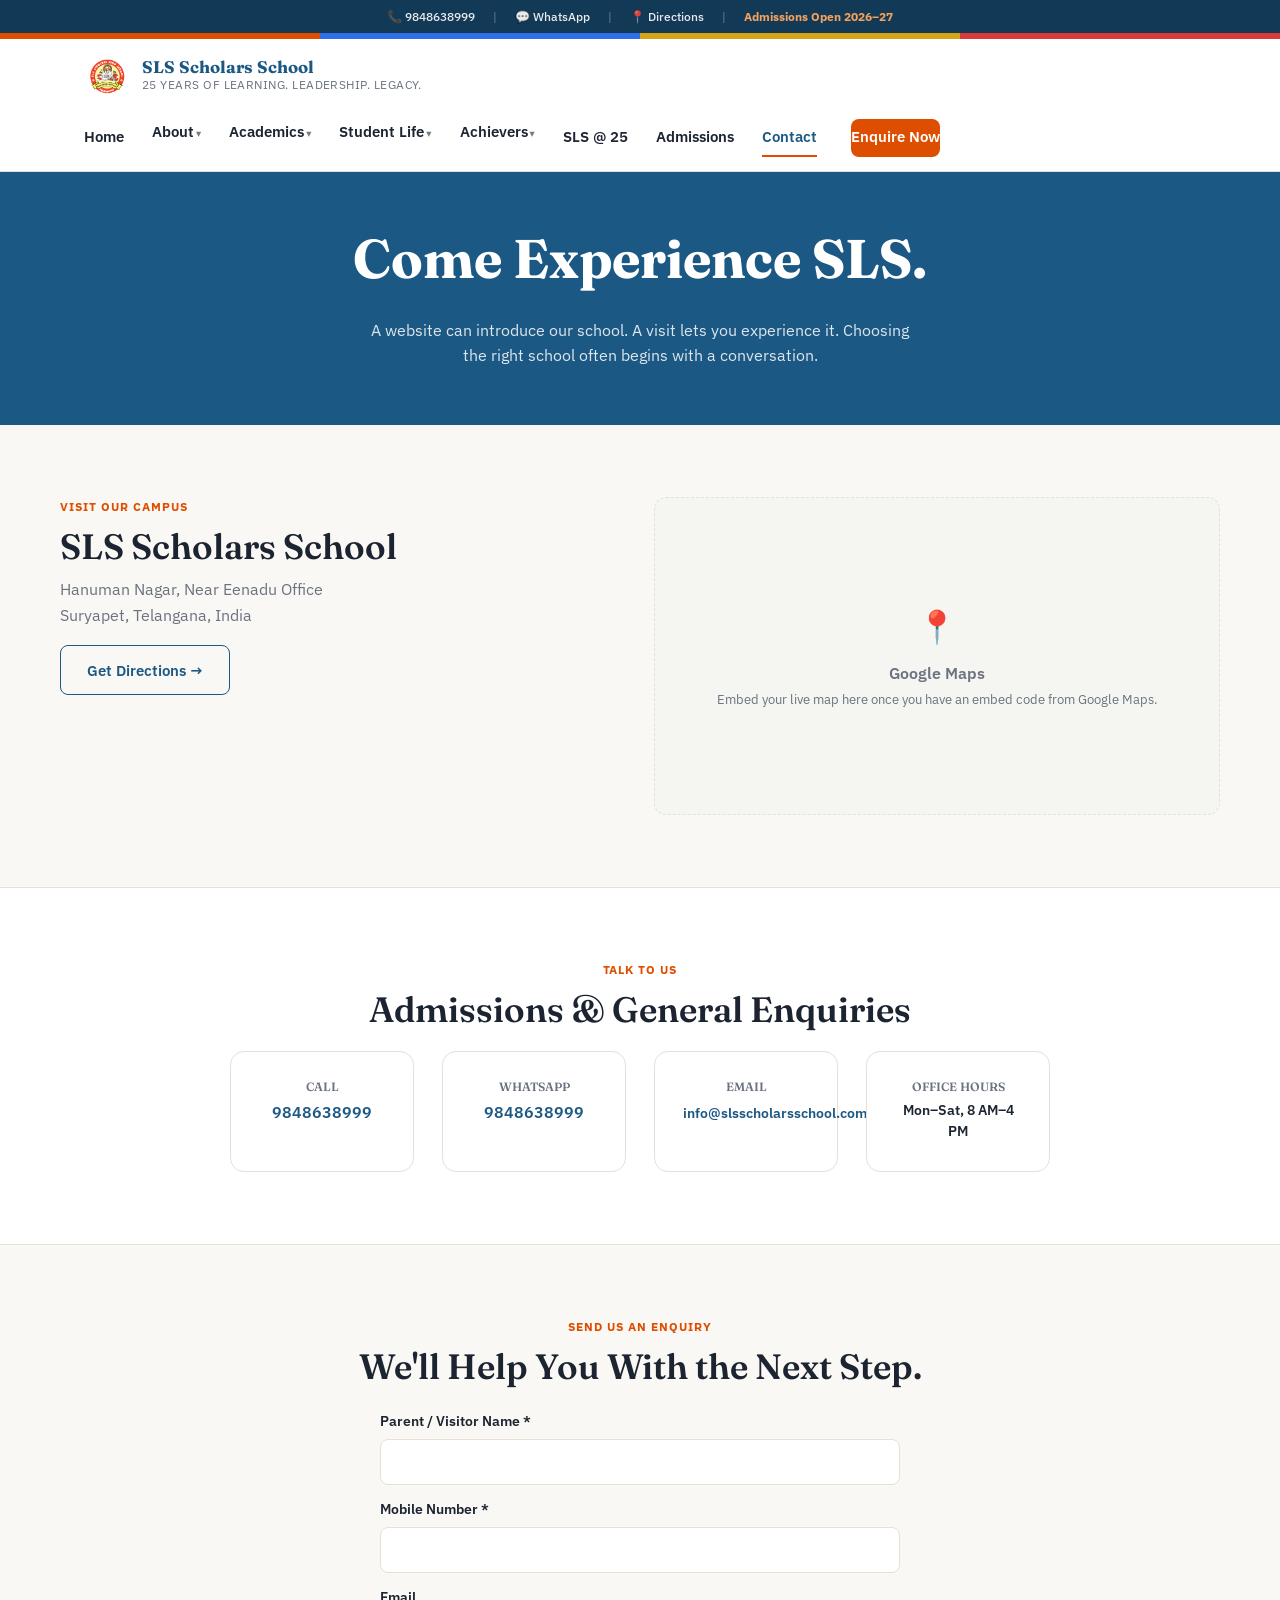
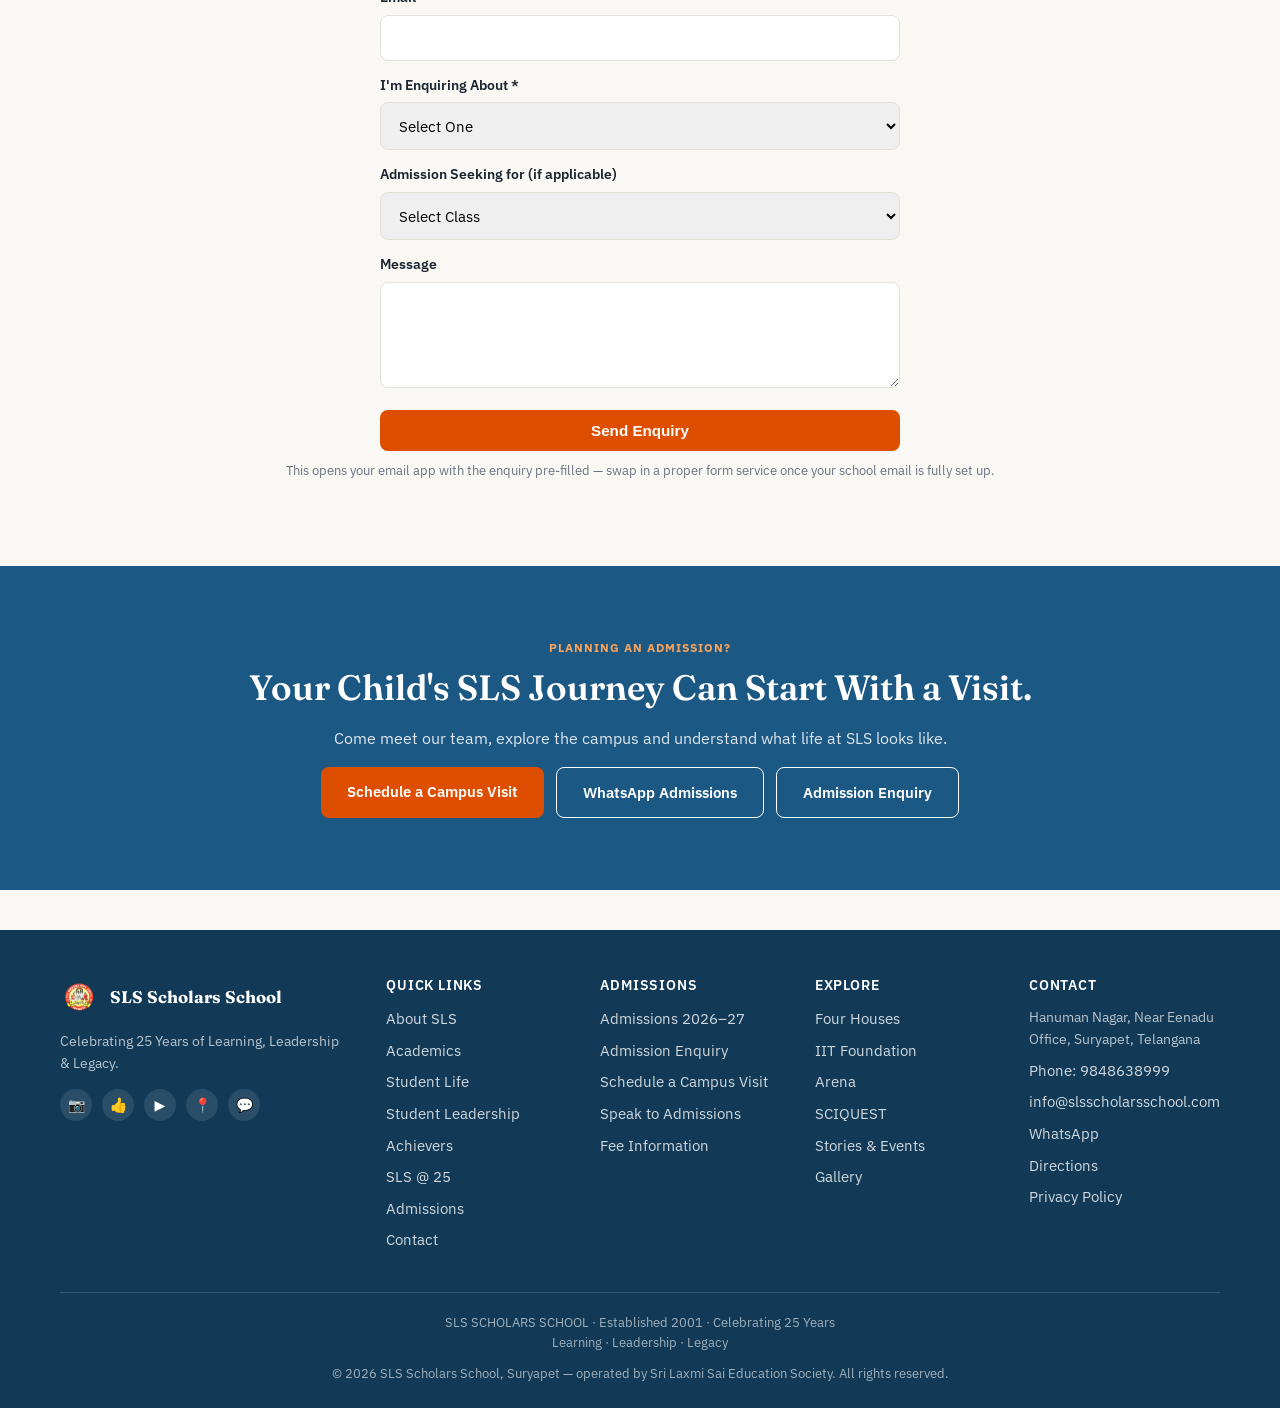
<file: contact.html>
<!doctype html>
<html lang="en">
<head>
<meta charset="UTF-8">
<meta name="viewport" content="width=device-width, initial-scale=1.0">
<title>Contact | SLS Scholars School</title>
<link rel="stylesheet" href="style.css">
</head>
<body>

<div class="utility-strip">
  <a href="tel:+919848638999">📞 9848638999</a>
  <span class="sep">|</span>
  <a href="tel:+919848638999">💬 WhatsApp</a>
  <span class="sep">|</span>
  <a href="https://www.google.com/maps/search/?api=1&query=SLS+Scholars+School+Hanuman+Nagar+Near+Eenadu+Office+Suryapet" target="_blank" rel="noopener">📍 Directions</a>
  <span class="sep">|</span>
  <span class="admissions-tag">Admissions Open 2026–27</span>
</div>
<div class="house-stripe"><span class="s1"></span><span class="s2"></span><span class="s3"></span><span class="s4"></span></div>
<header class="site-header">
  <div class="nav-wrap">
    <a class="brand" href="index.html">
      <img src="images/crest.png" alt="SLS Scholars School crest">
      <div class="brand-text">
        <div class="school-name">SLS Scholars School</div>
        <div class="school-tag">25 Years of Learning. Leadership. Legacy.</div>
      </div>
    </a>
    <button class="hamburger-btn" onclick="document.querySelector('.main-nav').classList.add('open')" aria-label="Open menu">☰</button>
    <nav class="main-nav">
      <button class="nav-close-btn" onclick="document.querySelector('.main-nav').classList.remove('open')" aria-label="Close menu">✕</button>
      <a href="index.html" class="no-caret">Home</a>
      <div class="nav-item">
        <a href="about.html">About</a>
        <div class="nav-dropdown">
          <a href="about.html#our-story">Our Story</a>
          <a href="about.html#founder">Founder</a>
          <a href="about.html#principal-message">Principal's Message</a>
          <a href="about.html#vision-mission">Vision &amp; Mission</a>
          <a href="about.html#four-houses">Four Houses</a>
        </div>
      </div>
      <div class="nav-item">
        <a href="academics.html">Academics</a>
        <div class="nav-dropdown">
          <a href="academics.html#academic-journey">Academic Journey</a>
          <a href="academics.html#early-years">Early Years</a>
          <a href="academics.html#primary">Primary</a>
          <a href="academics.html#middle-school">Middle School</a>
          <a href="academics.html#secondary">Secondary</a>
          <a href="academics.html#iit-foundation">IIT Foundation</a>
        </div>
      </div>
      <div class="nav-item">
        <a href="life-at-sls.html">Student Life</a>
        <div class="nav-dropdown">
          <a href="life-at-sls.html">Life at SLS</a>
          <a href="leadership.html">Student Leadership</a>
          <a href="life-at-sls.html#houses">Houses</a>
          <a href="life-at-sls.html#sports">Sports</a>
          <a href="life-at-sls.html#clubs">Clubs</a>
          <a href="life-at-sls.html#competitions">Competitions</a>
          <a href="gallery.html">Stories &amp; Events</a>
        </div>
      </div>
      <div class="nav-item">
        <a href="achievers.html">Achievers</a>
        <div class="nav-dropdown">
          <a href="achievers.html#academic-achievers">Academic Achievers</a>
          <a href="achievers.html#student-achievements">Student Achievements</a>
        </div>
      </div>
      <a href="sls-at-25.html" class="no-caret">SLS @ 25</a>
      <a href="admissions.html" class="no-caret">Admissions</a>
      <a href="contact.html" class="no-caret active">Contact</a>
      <a href="admissions.html#admissionForm" class="enquire-btn-nav no-caret">Enquire Now</a>
    </nav>
  </div>
</header>

<div class="page-hero">
  <h1>Come Experience SLS.</h1>
  <p style="max-width:560px;">A website can introduce our school. A visit lets you experience it. Choosing the right school often begins with a conversation.</p>
</div>

<section>
  <div class="wrap">
    <div class="grid grid-2">
      <div>
        <span class="eyebrow">Visit Our Campus</span>
        <h2 style="margin-bottom:10px;">SLS Scholars School</h2>
        <p style="color:var(--muted); margin-bottom:16px;">Hanuman Nagar, Near Eenadu Office<br>Suryapet, Telangana, India</p>
        <a href="https://www.google.com/maps/search/?api=1&query=SLS+Scholars+School+Hanuman+Nagar+Near+Eenadu+Office+Suryapet" target="_blank" rel="noopener" class="btn btn-outline">Get Directions →</a>
      </div>
      <div class="maps-placeholder">
        <div style="font-size:32px; margin-bottom:8px;">📍</div>
        <div style="font-weight:600;">Google Maps</div>
        <div style="font-size:0.8rem; margin-top:4px;">Embed your live map here once you have an embed code from Google Maps.</div>
      </div>
    </div>
  </div>
</section>

<section style="background:#fff; border-top:1px solid var(--line); border-bottom:1px solid var(--line);">
  <div class="wrap-narrow">
    <span class="eyebrow" style="text-align:center; display:block;">Talk to Us</span>
    <h2 style="text-align:center;">Admissions &amp; General Enquiries</h2>
    <div class="grid grid-4" style="margin-top:20px;">
      <div class="card" style="text-align:center;"><h4 style="text-transform:uppercase; font-size:0.75rem; color:var(--muted); margin-bottom:6px;">Call</h4><a href="tel:+919848638999" style="font-weight:600;">9848638999</a></div>
      <div class="card" style="text-align:center;"><h4 style="text-transform:uppercase; font-size:0.75rem; color:var(--muted); margin-bottom:6px;">WhatsApp</h4><a href="tel:+919848638999" style="font-weight:600;">9848638999</a></div>
      <div class="card" style="text-align:center;"><h4 style="text-transform:uppercase; font-size:0.75rem; color:var(--muted); margin-bottom:6px;">Email</h4><a href="mailto:info@slsscholarsschool.com" style="font-weight:600; font-size:0.85rem;">info@slsscholarsschool.com</a></div>
      <div class="card" style="text-align:center;"><h4 style="text-transform:uppercase; font-size:0.75rem; color:var(--muted); margin-bottom:6px;">Office Hours</h4><p style="margin:0; font-weight:600; font-size:0.85rem;">Mon–Sat, 8 AM–4 PM</p></div>
    </div>
  </div>
</section>

<section>
  <div class="wrap-narrow">
    <span class="eyebrow" style="text-align:center; display:block;">Send Us an Enquiry</span>
    <h2 style="text-align:center;">We'll Help You With the Next Step.</h2>
    <form class="contact-form" id="enquiryForm" style="max-width:520px; margin:24px auto 0;">
      <label for="name">Parent / Visitor Name *</label>
      <input type="text" id="name" required>
      <label for="phone">Mobile Number *</label>
      <input type="tel" id="phone" required>
      <label for="email">Email</label>
      <input type="email" id="email">
      <label for="enquiryType">I'm Enquiring About *</label>
      <select id="enquiryType" required style="width:100%; padding:12px 14px; border:1px solid var(--line); border-radius:8px; font-family:inherit; font-size:0.95rem; margin-bottom:14px;">
        <option value="">Select One</option>
        <option>Admissions</option>
        <option>Academics</option>
        <option>Campus Visit</option>
        <option>Transport</option>
        <option>Fees</option>
        <option>General Enquiry</option>
        <option>Other</option>
      </select>
      <label for="cls">Admission Seeking for (if applicable)</label>
      <select id="cls" style="width:100%; padding:12px 14px; border:1px solid var(--line); border-radius:8px; font-family:inherit; font-size:0.95rem; margin-bottom:14px;">
        <option value="">Select Class</option>
        <option>Nursery</option><option>LKG</option><option>UKG</option>
        <option>Class I</option><option>Class II</option><option>Class III</option><option>Class IV</option><option>Class V</option>
        <option>Class VI</option><option>Class VII</option><option>Class VIII</option><option>Class IX</option><option>Class X</option>
      </select>
      <label for="message">Message</label>
      <textarea id="message" rows="4"></textarea>
      <button type="submit" class="btn btn-primary" style="width:100%;">Send Enquiry</button>
    </form>
    <p style="text-align:center; color:var(--muted); font-size:0.8rem; margin-top:10px;">This opens your email app with the enquiry pre-filled — swap in a proper form service once your school email is fully set up.</p>
  </div>
</section>

<section style="background:var(--navy); color:#fff; text-align:center;">
  <div class="wrap-narrow">
    <span class="eyebrow" style="color:#F5A25D;">Planning an Admission?</span>
    <h2 style="color:#fff;">Your Child's SLS Journey Can Start With a Visit.</h2>
    <p style="color:rgba(255,255,255,0.85);">Come meet our team, explore the campus and understand what life at SLS looks like.</p>
    <div style="display:flex; gap:12px; justify-content:center; flex-wrap:wrap;">
      <a href="admissions.html#admissionForm" class="btn btn-primary">Schedule a Campus Visit</a>
      <a href="tel:+919848638999" class="btn btn-outline" style="border-color:#fff; color:#fff;">WhatsApp Admissions</a>
      <a href="admissions.html" class="btn btn-outline" style="border-color:#fff; color:#fff;">Admission Enquiry</a>
    </div>
  </div>
</section>

<footer class="site-footer">
  <div class="footer-wrap">
    <div>
      <div class="brand" style="margin-bottom:14px;">
        <img src="images/crest.png" alt="crest" style="width:38px;height:38px;">
        <div class="brand-text"><div class="school-name" style="color:#fff;">SLS Scholars School</div></div>
      </div>
      <p style="color:rgba(255,255,255,0.7); font-size:0.88rem; max-width:280px;">Celebrating 25 Years of Learning, Leadership &amp; Legacy.</p>
      <div class="social-row">
        <a href="#" aria-label="Instagram" target="_blank" rel="noopener">📷</a>
        <a href="#" aria-label="Facebook" target="_blank" rel="noopener">👍</a>
        <a href="#" aria-label="YouTube" target="_blank" rel="noopener">▶</a>
        <a href="https://www.google.com/maps/search/?api=1&query=SLS+Scholars+School+Hanuman+Nagar+Near+Eenadu+Office+Suryapet" aria-label="Directions" target="_blank" rel="noopener">📍</a>
        <a href="tel:+919848638999" aria-label="WhatsApp">💬</a>
      </div>
    </div>
    <div>
      <h4>Quick Links</h4>
      <a href="about.html">About SLS</a>
      <a href="academics.html">Academics</a>
      <a href="life-at-sls.html">Student Life</a>
      <a href="leadership.html">Student Leadership</a>
      <a href="achievers.html">Achievers</a>
      <a href="sls-at-25.html">SLS @ 25</a>
      <a href="admissions.html">Admissions</a>
      <a href="contact.html">Contact</a>
    </div>
    <div>
      <h4>Admissions</h4>
      <a href="admissions.html">Admissions 2026–27</a>
      <a href="admissions.html#admissionForm">Admission Enquiry</a>
      <a href="contact.html">Schedule a Campus Visit</a>
      <a href="tel:+919848638999">Speak to Admissions</a>
      <a href="admissions.html">Fee Information</a>
    </div>
    <div>
      <h4>Explore</h4>
      <a href="life-at-sls.html#houses">Four Houses</a>
      <a href="academics.html#iit-foundation">IIT Foundation</a>
      <a href="life-at-sls.html#sports">Arena</a>
      <a href="life-at-sls.html#competitions">SCIQUEST</a>
      <a href="gallery.html">Stories &amp; Events</a>
      <a href="gallery.html">Gallery</a>
    </div>
    <div>
      <h4>Contact</h4>
      <p style="color:rgba(255,255,255,0.7); font-size:0.85rem; margin:0 0 8px;">Hanuman Nagar, Near Eenadu Office, Suryapet, Telangana</p>
      <a href="tel:+919848638999">Phone: 9848638999</a>
      <a href="mailto:info@slsscholarsschool.com">info@slsscholarsschool.com</a>
      <a href="tel:+919848638999">WhatsApp</a>
      <a href="https://www.google.com/maps/search/?api=1&query=SLS+Scholars+School+Hanuman+Nagar+Near+Eenadu+Office+Suryapet" target="_blank" rel="noopener">Directions</a>
      <a href="privacy.html">Privacy Policy</a>
    </div>
  </div>
  <div class="footer-bottom" style="text-align:center;">
    <div style="margin-bottom:10px;">SLS SCHOLARS SCHOOL · Established 2001 · Celebrating 25 Years<br>Learning · Leadership · Legacy</div>
    © 2026 SLS Scholars School, Suryapet — operated by Sri Laxmi Sai Education Society. All rights reserved.
  </div>
</footer>

<script>
document.getElementById('enquiryForm').addEventListener('submit', function(e) {
  e.preventDefault();
  const name = document.getElementById('name').value;
  const phone = document.getElementById('phone').value;
  const email = document.getElementById('email').value;
  const enquiryType = document.getElementById('enquiryType').value;
  const cls = document.getElementById('cls').value;
  const message = document.getElementById('message').value;
  const body = `Name: ${name}%0APhone: ${phone}%0AEmail: ${email}%0AEnquiring About: ${enquiryType}%0AAdmission Seeking For: ${cls}%0A%0AMessage:%0A${message}`;
  window.location.href = `mailto:info@slsscholarsschool.com?subject=Enquiry — ${enquiryType}&body=${body}`;
});
</script>

<div class="mobile-cta-bar">
  <a href="tel:+919848638999">📞<br>Call</a>
  <a href="tel:+919848638999">💬<br>WhatsApp</a>
  <a href="admissions.html#admissionForm">🎓<br>Enquire</a>
</div>

</body>
</html>
</file>
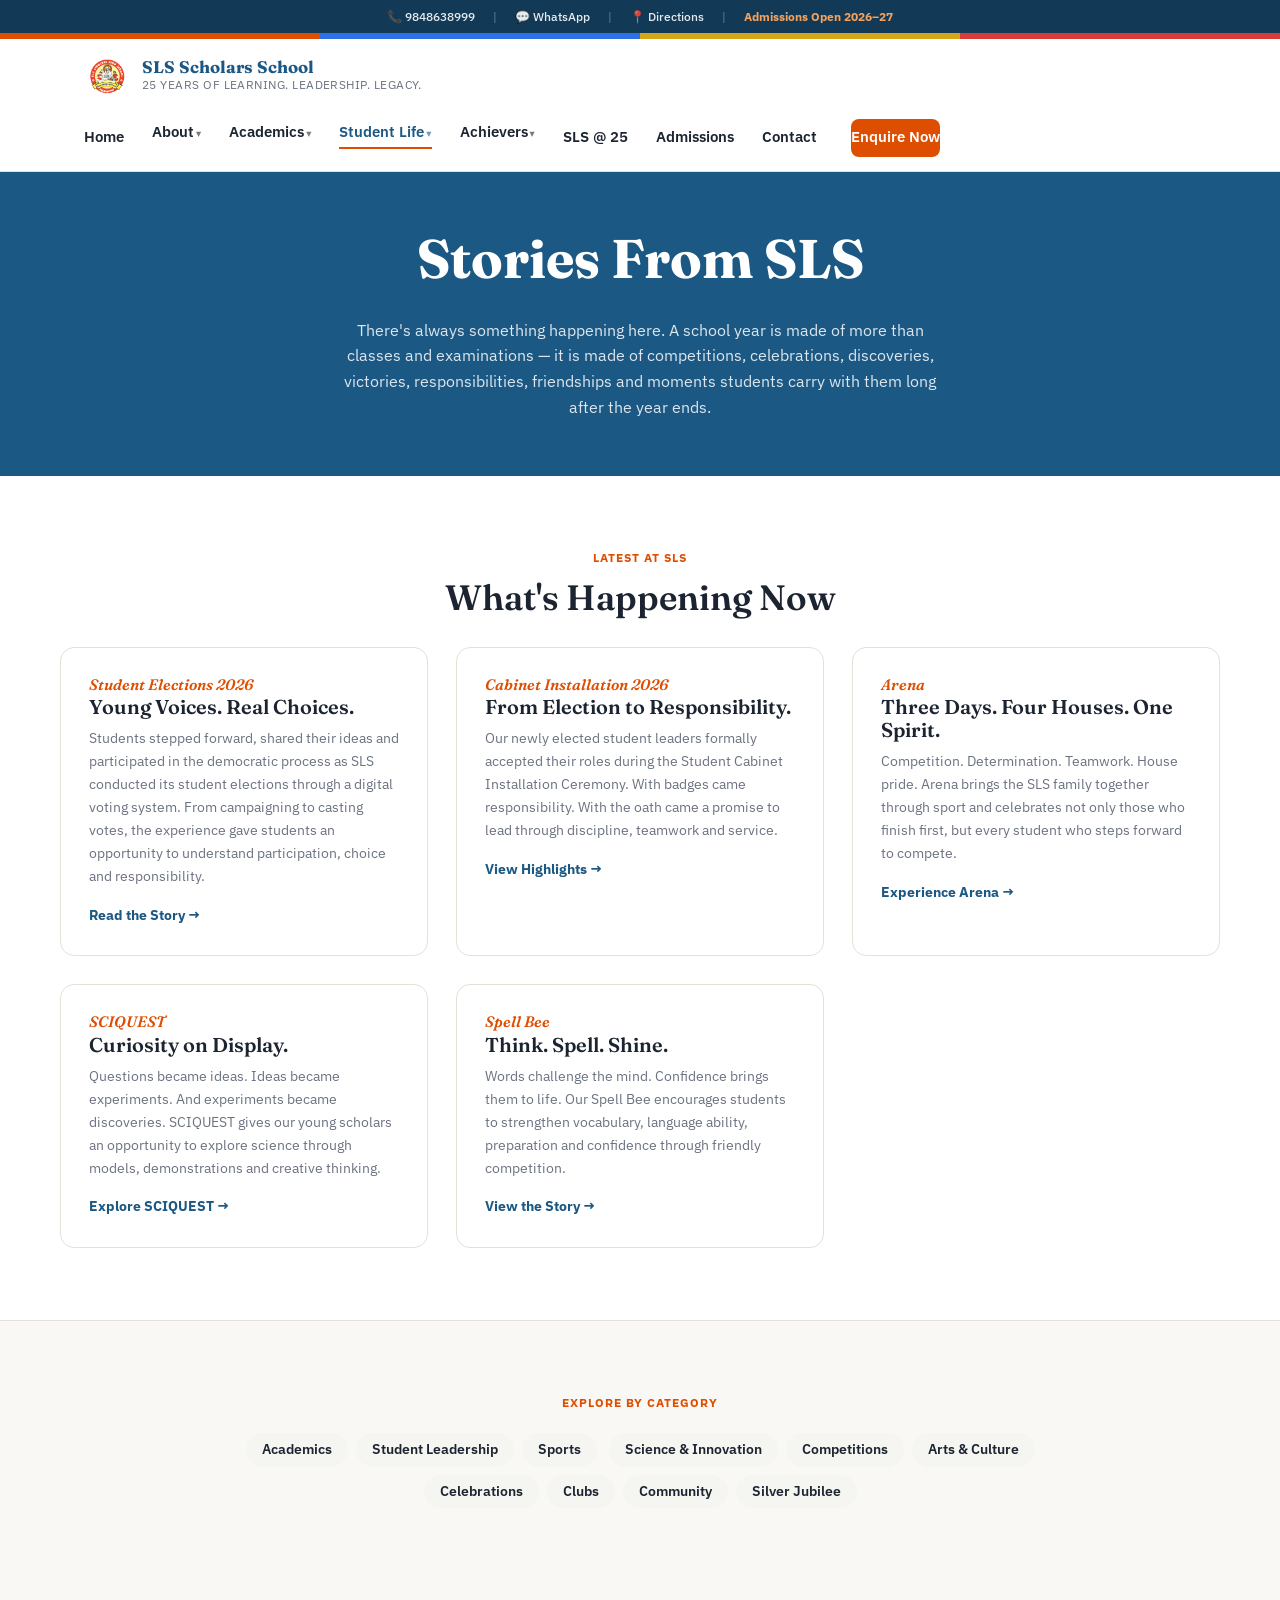
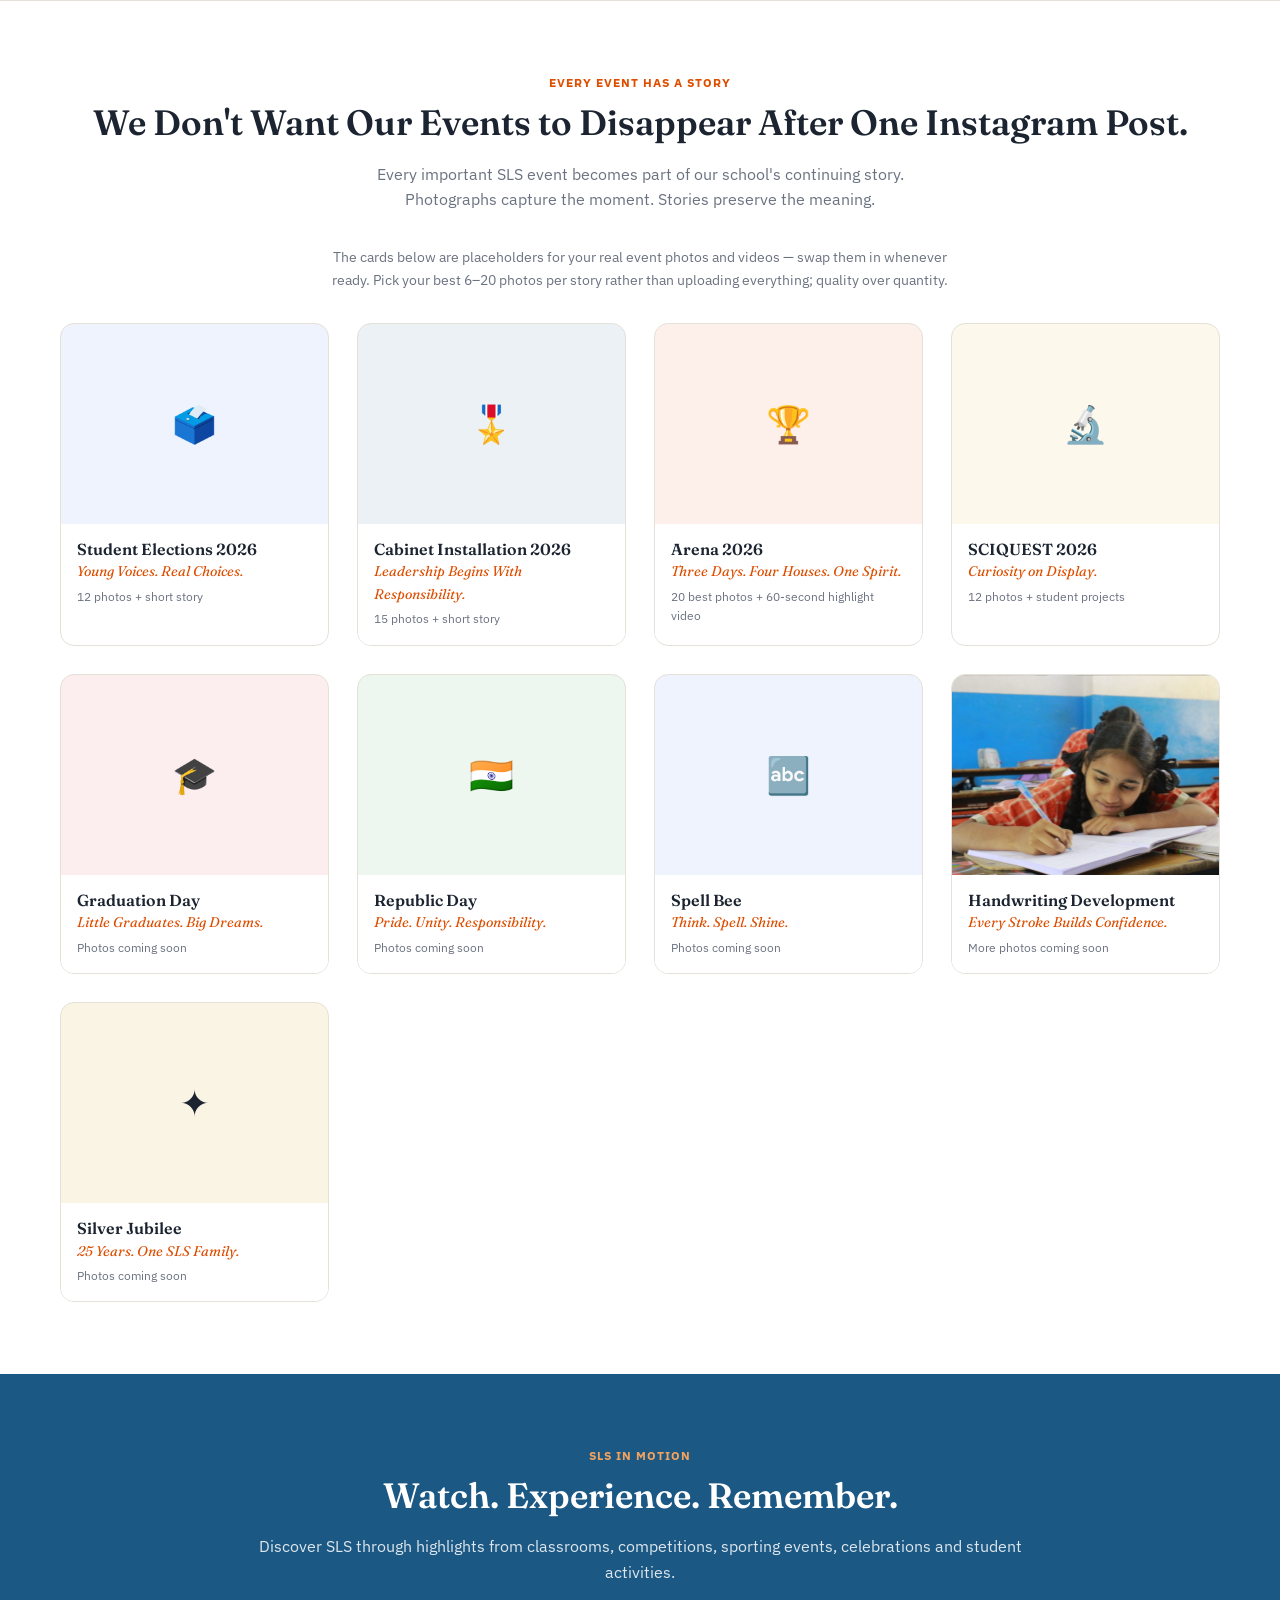
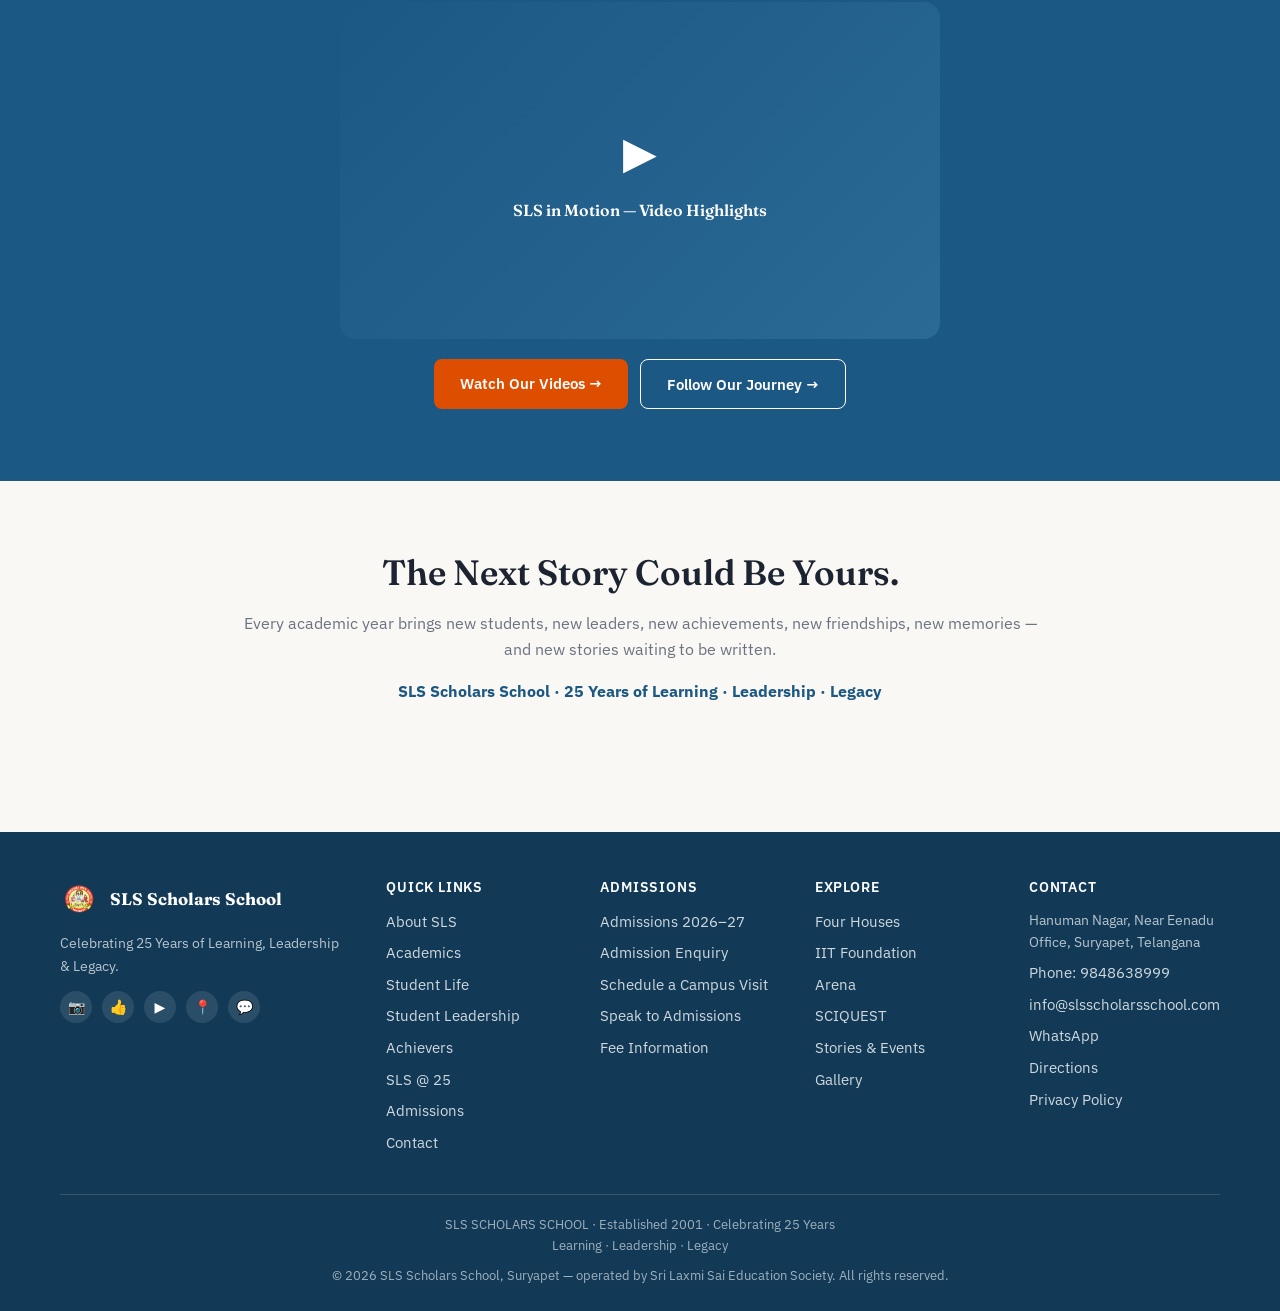
<file: gallery.html>
<!doctype html>
<html lang="en">
<head>
<meta charset="UTF-8">
<meta name="viewport" content="width=device-width, initial-scale=1.0">
<title>Stories From SLS | SLS Scholars School</title>
<meta name="description" content="Student Elections, Cabinet Installation, Arena, SCIQUEST and more — real stories from SLS Scholars School.">
<link rel="stylesheet" href="style.css">
</head>
<body>

<div class="utility-strip">
  <a href="tel:+919848638999">📞 9848638999</a>
  <span class="sep">|</span>
  <a href="tel:+919848638999">💬 WhatsApp</a>
  <span class="sep">|</span>
  <a href="https://www.google.com/maps/search/?api=1&query=SLS+Scholars+School+Hanuman+Nagar+Near+Eenadu+Office+Suryapet" target="_blank" rel="noopener">📍 Directions</a>
  <span class="sep">|</span>
  <span class="admissions-tag">Admissions Open 2026–27</span>
</div>
<div class="house-stripe"><span class="s1"></span><span class="s2"></span><span class="s3"></span><span class="s4"></span></div>
<header class="site-header">
  <div class="nav-wrap">
    <a class="brand" href="index.html">
      <img src="images/crest.png" alt="SLS Scholars School crest">
      <div class="brand-text">
        <div class="school-name">SLS Scholars School</div>
        <div class="school-tag">25 Years of Learning. Leadership. Legacy.</div>
      </div>
    </a>
    <button class="hamburger-btn" onclick="document.querySelector('.main-nav').classList.add('open')" aria-label="Open menu">☰</button>
    <nav class="main-nav">
      <button class="nav-close-btn" onclick="document.querySelector('.main-nav').classList.remove('open')" aria-label="Close menu">✕</button>
      <a href="index.html" class="no-caret">Home</a>
      <div class="nav-item">
        <a href="about.html">About</a>
        <div class="nav-dropdown">
          <a href="about.html#our-story">Our Story</a>
          <a href="about.html#founder">Founder</a>
          <a href="about.html#principal-message">Principal's Message</a>
          <a href="about.html#vision-mission">Vision &amp; Mission</a>
          <a href="about.html#four-houses">Four Houses</a>
        </div>
      </div>
      <div class="nav-item">
        <a href="academics.html">Academics</a>
        <div class="nav-dropdown">
          <a href="academics.html#academic-journey">Academic Journey</a>
          <a href="academics.html#early-years">Early Years</a>
          <a href="academics.html#primary">Primary</a>
          <a href="academics.html#middle-school">Middle School</a>
          <a href="academics.html#secondary">Secondary</a>
          <a href="academics.html#iit-foundation">IIT Foundation</a>
        </div>
      </div>
      <div class="nav-item">
        <a href="life-at-sls.html" class="active">Student Life</a>
        <div class="nav-dropdown">
          <a href="life-at-sls.html">Life at SLS</a>
          <a href="leadership.html">Student Leadership</a>
          <a href="life-at-sls.html#houses">Houses</a>
          <a href="life-at-sls.html#sports">Sports</a>
          <a href="life-at-sls.html#clubs">Clubs</a>
          <a href="life-at-sls.html#competitions">Competitions</a>
          <a href="gallery.html">Stories &amp; Events</a>
        </div>
      </div>
      <div class="nav-item">
        <a href="achievers.html">Achievers</a>
        <div class="nav-dropdown">
          <a href="achievers.html#academic-achievers">Academic Achievers</a>
          <a href="achievers.html#student-achievements">Student Achievements</a>
        </div>
      </div>
      <a href="sls-at-25.html" class="no-caret">SLS @ 25</a>
      <a href="admissions.html" class="no-caret">Admissions</a>
      <a href="contact.html" class="no-caret">Contact</a>
      <a href="admissions.html#admissionForm" class="enquire-btn-nav no-caret">Enquire Now</a>
    </nav>
  </div>
</header>

<div class="page-hero">
  <h1>Stories From SLS</h1>
  <p style="max-width:600px;">There's always something happening here. A school year is made of more than classes and examinations — it is made of competitions, celebrations, discoveries, victories, responsibilities, friendships and moments students carry with them long after the year ends.</p>
</div>

<section style="background:#fff; border-bottom:1px solid var(--line);">
  <div class="wrap">
    <span class="eyebrow" style="text-align:center; display:block;">Latest at SLS</span>
    <h2 style="text-align:center; margin-bottom:28px;">What's Happening Now</h2>
    <div class="grid grid-2">
      <div class="card">
        <h3 style="color:var(--orange); font-family:'Fraunces',serif; font-style:italic; font-size:0.95rem; margin-bottom:2px;">Student Elections 2026</h3>
        <h3 style="margin-bottom:8px;">Young Voices. Real Choices.</h3>
        <p style="color:var(--muted); font-size:0.9rem;">Students stepped forward, shared their ideas and participated in the democratic process as SLS conducted its student elections through a digital voting system. From campaigning to casting votes, the experience gave students an opportunity to understand participation, choice and responsibility.</p>
        <a href="leadership.html" style="font-weight:700; font-size:0.85rem;">Read the Story →</a>
      </div>
      <div class="card">
        <h3 style="color:var(--orange); font-family:'Fraunces',serif; font-style:italic; font-size:0.95rem; margin-bottom:2px;">Cabinet Installation 2026</h3>
        <h3 style="margin-bottom:8px;">From Election to Responsibility.</h3>
        <p style="color:var(--muted); font-size:0.9rem;">Our newly elected student leaders formally accepted their roles during the Student Cabinet Installation Ceremony. With badges came responsibility. With the oath came a promise to lead through discipline, teamwork and service.</p>
        <a href="leadership.html" style="font-weight:700; font-size:0.85rem;">View Highlights →</a>
      </div>
      <div class="card">
        <h3 style="color:var(--orange); font-family:'Fraunces',serif; font-style:italic; font-size:0.95rem; margin-bottom:2px;">Arena</h3>
        <h3 style="margin-bottom:8px;">Three Days. Four Houses. One Spirit.</h3>
        <p style="color:var(--muted); font-size:0.9rem;">Competition. Determination. Teamwork. House pride. Arena brings the SLS family together through sport and celebrates not only those who finish first, but every student who steps forward to compete.</p>
        <a href="life-at-sls.html#sports" style="font-weight:700; font-size:0.85rem;">Experience Arena →</a>
      </div>
      <div class="card">
        <h3 style="color:var(--orange); font-family:'Fraunces',serif; font-style:italic; font-size:0.95rem; margin-bottom:2px;">SCIQUEST</h3>
        <h3 style="margin-bottom:8px;">Curiosity on Display.</h3>
        <p style="color:var(--muted); font-size:0.9rem;">Questions became ideas. Ideas became experiments. And experiments became discoveries. SCIQUEST gives our young scholars an opportunity to explore science through models, demonstrations and creative thinking.</p>
        <a href="life-at-sls.html#competitions" style="font-weight:700; font-size:0.85rem;">Explore SCIQUEST →</a>
      </div>
      <div class="card">
        <h3 style="color:var(--orange); font-family:'Fraunces',serif; font-style:italic; font-size:0.95rem; margin-bottom:2px;">Spell Bee</h3>
        <h3 style="margin-bottom:8px;">Think. Spell. Shine.</h3>
        <p style="color:var(--muted); font-size:0.9rem;">Words challenge the mind. Confidence brings them to life. Our Spell Bee encourages students to strengthen vocabulary, language ability, preparation and confidence through friendly competition.</p>
        <a href="life-at-sls.html#competitions" style="font-weight:700; font-size:0.85rem;">View the Story →</a>
      </div>
    </div>
  </div>
</section>

<section>
  <div class="wrap-narrow" style="text-align:center;">
    <span class="eyebrow">Explore by Category</span>
    <div style="margin:16px 0;">
      <span class="stat-pill">Academics</span><span class="stat-pill">Student Leadership</span><span class="stat-pill">Sports</span>
      <span class="stat-pill">Science &amp; Innovation</span><span class="stat-pill">Competitions</span><span class="stat-pill">Arts &amp; Culture</span>
      <span class="stat-pill">Celebrations</span><span class="stat-pill">Clubs</span><span class="stat-pill">Community</span><span class="stat-pill">Silver Jubilee</span>
    </div>
  </div>
</section>

<section style="background:#fff; border-top:1px solid var(--line);">
  <div class="wrap">
    <span class="eyebrow" style="text-align:center; display:block;">Every Event Has a Story</span>
    <h2 style="text-align:center;">We Don't Want Our Events to Disappear After One Instagram Post.</h2>
    <p style="text-align:center; color:var(--muted); max-width:560px; margin:0 auto 32px;">Every important SLS event becomes part of our school's continuing story. Photographs capture the moment. Stories preserve the meaning.</p>
    <p style="text-align:center; color:var(--muted); max-width:620px; margin:0 auto 32px; font-size:0.9rem;">
      The cards below are placeholders for your real event photos and videos — swap them in whenever ready. Pick your best 6–20 photos per story rather than uploading everything; quality over quantity.
    </p>
    <div class="grid grid-3">

      <div class="story-card">

        <div class="story-photo" style="background:#2F6FE815;">🗳️</div>
        <div class="story-body">
          <h3 style="font-size:1rem; margin-bottom:2px;">Student Elections 2026</h3>
          <p style="font-family:'Fraunces',serif; font-style:italic; color:var(--orange); font-size:0.88rem; margin:0;">Young Voices. Real Choices.</p>
          <div class="story-count">12 photos + short story</div>
        </div>
      </div>

      <div class="story-card">
        <div class="story-photo" style="background:#1C588415;">🎖️</div>
        <div class="story-body">
          <h3 style="font-size:1rem; margin-bottom:2px;">Cabinet Installation 2026</h3>
          <p style="font-family:'Fraunces',serif; font-style:italic; color:var(--orange); font-size:0.88rem; margin:0;">Leadership Begins With Responsibility.</p>
          <div class="story-count">15 photos + short story</div>
        </div>
      </div>

      <div class="story-card">
        <div class="story-photo" style="background:#DE4E0015;">🏆</div>
        <div class="story-body">
          <h3 style="font-size:1rem; margin-bottom:2px;">Arena 2026</h3>
          <p style="font-family:'Fraunces',serif; font-style:italic; color:var(--orange); font-size:0.88rem; margin:0;">Three Days. Four Houses. One Spirit.</p>
          <div class="story-count">20 best photos + 60-second highlight video</div>
        </div>
      </div>

      <div class="story-card">
        <div class="story-photo" style="background:#D6A41915;">🔬</div>
        <div class="story-body">
          <h3 style="font-size:1rem; margin-bottom:2px;">SCIQUEST 2026</h3>
          <p style="font-family:'Fraunces',serif; font-style:italic; color:var(--orange); font-size:0.88rem; margin:0;">Curiosity on Display.</p>
          <div class="story-count">12 photos + student projects</div>
        </div>
      </div>

      <div class="story-card">
        <div class="story-photo" style="background:#D93A3A15;">🎓</div>
        <div class="story-body">
          <h3 style="font-size:1rem; margin-bottom:2px;">Graduation Day</h3>
          <p style="font-family:'Fraunces',serif; font-style:italic; color:var(--orange); font-size:0.88rem; margin:0;">Little Graduates. Big Dreams.</p>
          <div class="story-count">Photos coming soon</div>
        </div>
      </div>

      <div class="story-card">
        <div class="story-photo" style="background:#3A8C4A15;">🇮🇳</div>
        <div class="story-body">
          <h3 style="font-size:1rem; margin-bottom:2px;">Republic Day</h3>
          <p style="font-family:'Fraunces',serif; font-style:italic; color:var(--orange); font-size:0.88rem; margin:0;">Pride. Unity. Responsibility.</p>
          <div class="story-count">Photos coming soon</div>
        </div>
      </div>

      <div class="story-card">
        <div class="story-photo" style="background:#2F6FE815;">🔤</div>
        <div class="story-body">
          <h3 style="font-size:1rem; margin-bottom:2px;">Spell Bee</h3>
          <p style="font-family:'Fraunces',serif; font-style:italic; color:var(--orange); font-size:0.88rem; margin:0;">Think. Spell. Shine.</p>
          <div class="story-count">Photos coming soon</div>
        </div>
      </div>

      <div class="story-card">
        <div class="story-photo" style="background-image:url('images/campus/girl-writing-notebook.jpg'); background-size:cover; background-position:center;"></div>
        <div class="story-body">
          <h3 style="font-size:1rem; margin-bottom:2px;">Handwriting Development</h3>
          <p style="font-family:'Fraunces',serif; font-style:italic; color:var(--orange); font-size:0.88rem; margin:0;">Every Stroke Builds Confidence.</p>
          <div class="story-count">More photos coming soon</div>
        </div>
      </div>

      <div class="story-card">
        <div class="story-photo" style="background:#D4AF3722;">✦</div>
        <div class="story-body">
          <h3 style="font-size:1rem; margin-bottom:2px;">Silver Jubilee</h3>
          <p style="font-family:'Fraunces',serif; font-style:italic; color:var(--orange); font-size:0.88rem; margin:0;">25 Years. One SLS Family.</p>
          <div class="story-count">Photos coming soon</div>
        </div>
      </div>

    </div>
  </div>
</section>

<section style="background:var(--navy); color:#fff; text-align:center;">
  <div class="wrap-narrow">
    <span class="eyebrow" style="color:#F5A25D;">SLS in Motion</span>
    <h2 style="color:#fff;">Watch. Experience. Remember.</h2>
    <p style="color:rgba(255,255,255,0.85);">Discover SLS through highlights from classrooms, competitions, sporting events, celebrations and student activities.</p>
    <div class="video-placeholder" style="max-width:600px; margin:16px auto 20px;">
      <div class="play-icon">▶</div>
      <div style="font-family:'Fraunces',serif; font-weight:600;">SLS in Motion — Video Highlights</div>
    </div>
    <div style="display:flex; gap:12px; justify-content:center; flex-wrap:wrap;">
      <a href="#" class="btn btn-primary">Watch Our Videos →</a>
      <a href="#" class="btn btn-outline" style="border-color:#fff; color:#fff;">Follow Our Journey →</a>
    </div>
  </div>
</section>

<section>
  <div class="wrap-narrow" style="text-align:center;">
    <h2>The Next Story Could Be Yours.</h2>
    <p style="color:var(--muted);">Every academic year brings new students, new leaders, new achievements, new friendships, new memories — and new stories waiting to be written.</p>
    <p style="font-weight:700; color:var(--navy);">SLS Scholars School · 25 Years of Learning · Leadership · Legacy</p>
  </div>
</section>

<footer class="site-footer">
  <div class="footer-wrap">
    <div>
      <div class="brand" style="margin-bottom:14px;">
        <img src="images/crest.png" alt="crest" style="width:38px;height:38px;">
        <div class="brand-text"><div class="school-name" style="color:#fff;">SLS Scholars School</div></div>
      </div>
      <p style="color:rgba(255,255,255,0.7); font-size:0.88rem; max-width:280px;">Celebrating 25 Years of Learning, Leadership &amp; Legacy.</p>
      <div class="social-row">
        <a href="#" aria-label="Instagram" target="_blank" rel="noopener">📷</a>
        <a href="#" aria-label="Facebook" target="_blank" rel="noopener">👍</a>
        <a href="#" aria-label="YouTube" target="_blank" rel="noopener">▶</a>
        <a href="https://www.google.com/maps/search/?api=1&query=SLS+Scholars+School+Hanuman+Nagar+Near+Eenadu+Office+Suryapet" aria-label="Directions" target="_blank" rel="noopener">📍</a>
        <a href="tel:+919848638999" aria-label="WhatsApp">💬</a>
      </div>
    </div>
    <div>
      <h4>Quick Links</h4>
      <a href="about.html">About SLS</a>
      <a href="academics.html">Academics</a>
      <a href="life-at-sls.html">Student Life</a>
      <a href="leadership.html">Student Leadership</a>
      <a href="achievers.html">Achievers</a>
      <a href="sls-at-25.html">SLS @ 25</a>
      <a href="admissions.html">Admissions</a>
      <a href="contact.html">Contact</a>
    </div>
    <div>
      <h4>Admissions</h4>
      <a href="admissions.html">Admissions 2026–27</a>
      <a href="admissions.html#admissionForm">Admission Enquiry</a>
      <a href="contact.html">Schedule a Campus Visit</a>
      <a href="tel:+919848638999">Speak to Admissions</a>
      <a href="admissions.html">Fee Information</a>
    </div>
    <div>
      <h4>Explore</h4>
      <a href="life-at-sls.html#houses">Four Houses</a>
      <a href="academics.html#iit-foundation">IIT Foundation</a>
      <a href="life-at-sls.html#sports">Arena</a>
      <a href="life-at-sls.html#competitions">SCIQUEST</a>
      <a href="gallery.html">Stories &amp; Events</a>
      <a href="gallery.html">Gallery</a>
    </div>
    <div>
      <h4>Contact</h4>
      <p style="color:rgba(255,255,255,0.7); font-size:0.85rem; margin:0 0 8px;">Hanuman Nagar, Near Eenadu Office, Suryapet, Telangana</p>
      <a href="tel:+919848638999">Phone: 9848638999</a>
      <a href="mailto:info@slsscholarsschool.com">info@slsscholarsschool.com</a>
      <a href="tel:+919848638999">WhatsApp</a>
      <a href="https://www.google.com/maps/search/?api=1&query=SLS+Scholars+School+Hanuman+Nagar+Near+Eenadu+Office+Suryapet" target="_blank" rel="noopener">Directions</a>
      <a href="privacy.html">Privacy Policy</a>
    </div>
  </div>
  <div class="footer-bottom" style="text-align:center;">
    <div style="margin-bottom:10px;">SLS SCHOLARS SCHOOL · Established 2001 · Celebrating 25 Years<br>Learning · Leadership · Legacy</div>
    © 2026 SLS Scholars School, Suryapet — operated by Sri Laxmi Sai Education Society. All rights reserved.
  </div>
</footer>

<div class="mobile-cta-bar">
  <a href="tel:+919848638999">📞<br>Call</a>
  <a href="tel:+919848638999">💬<br>WhatsApp</a>
  <a href="admissions.html#admissionForm">🎓<br>Enquire</a>
</div>

</body>
</html>
</file>
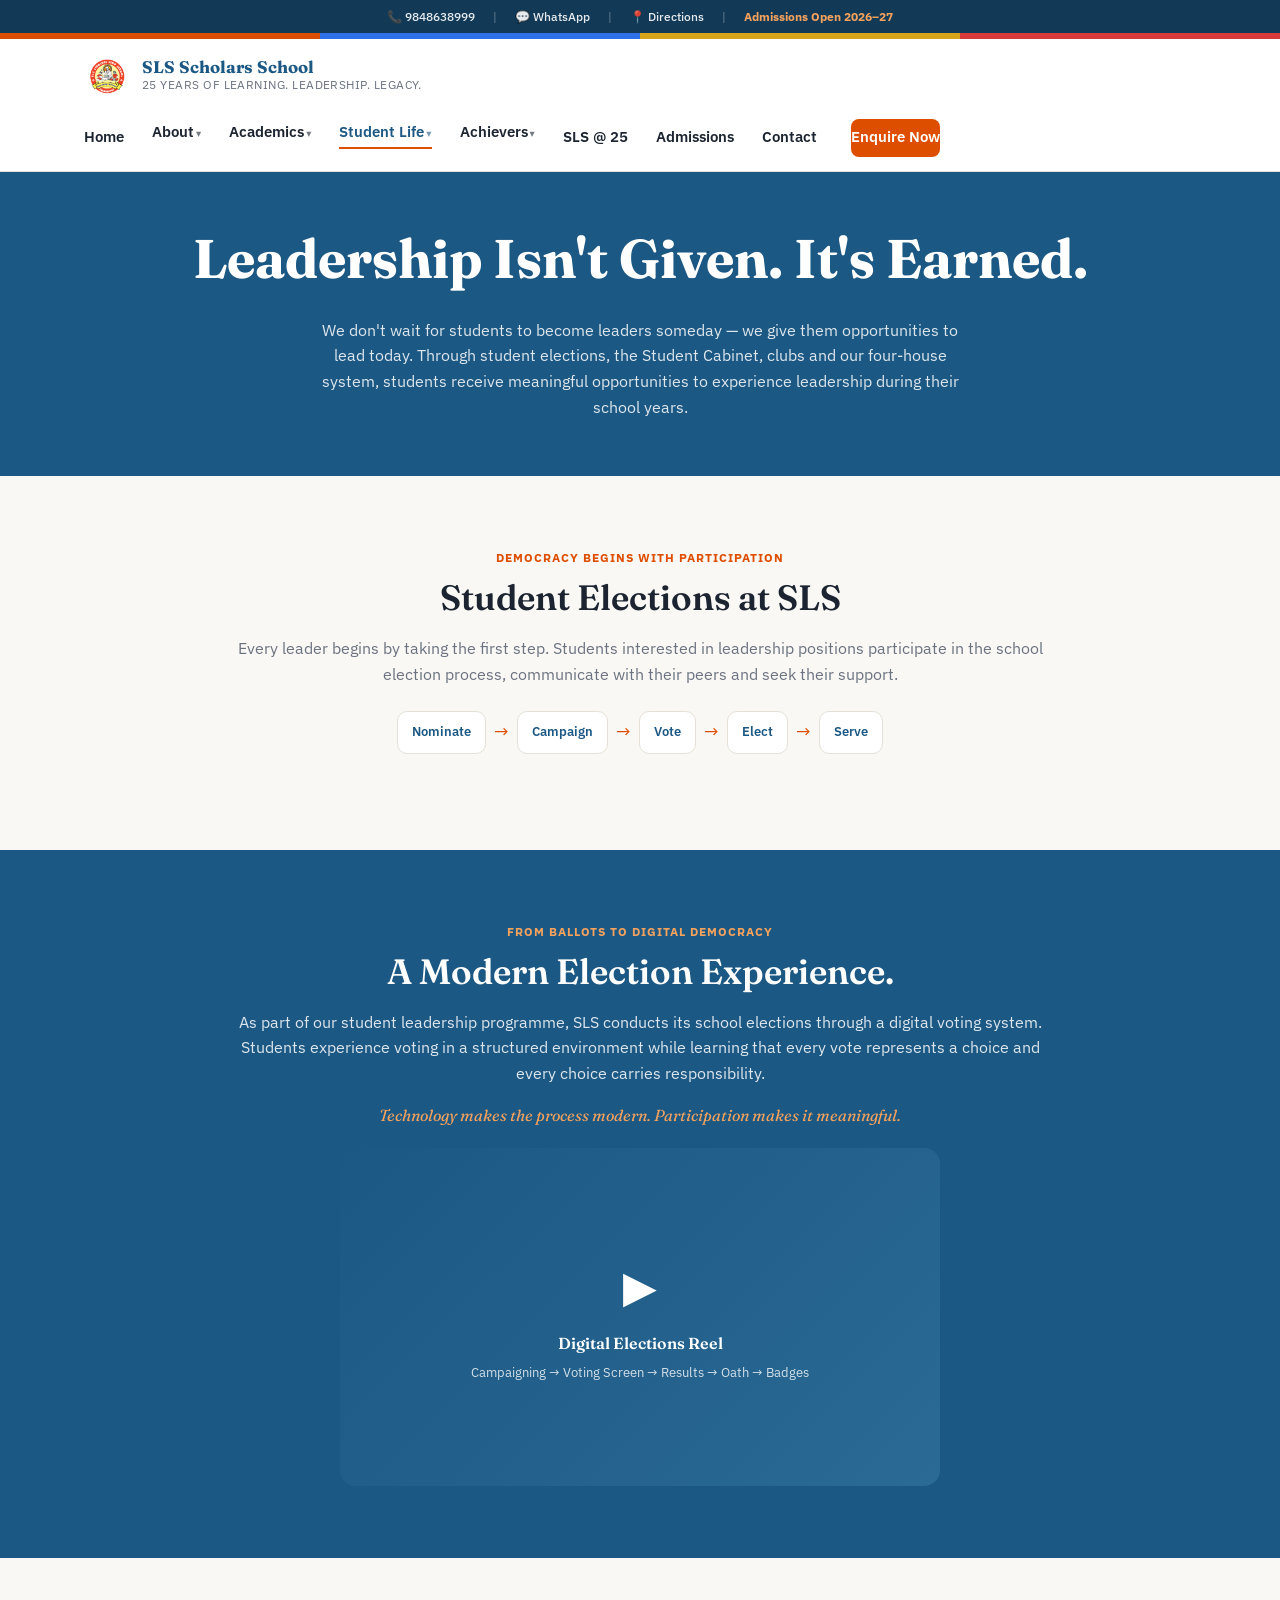
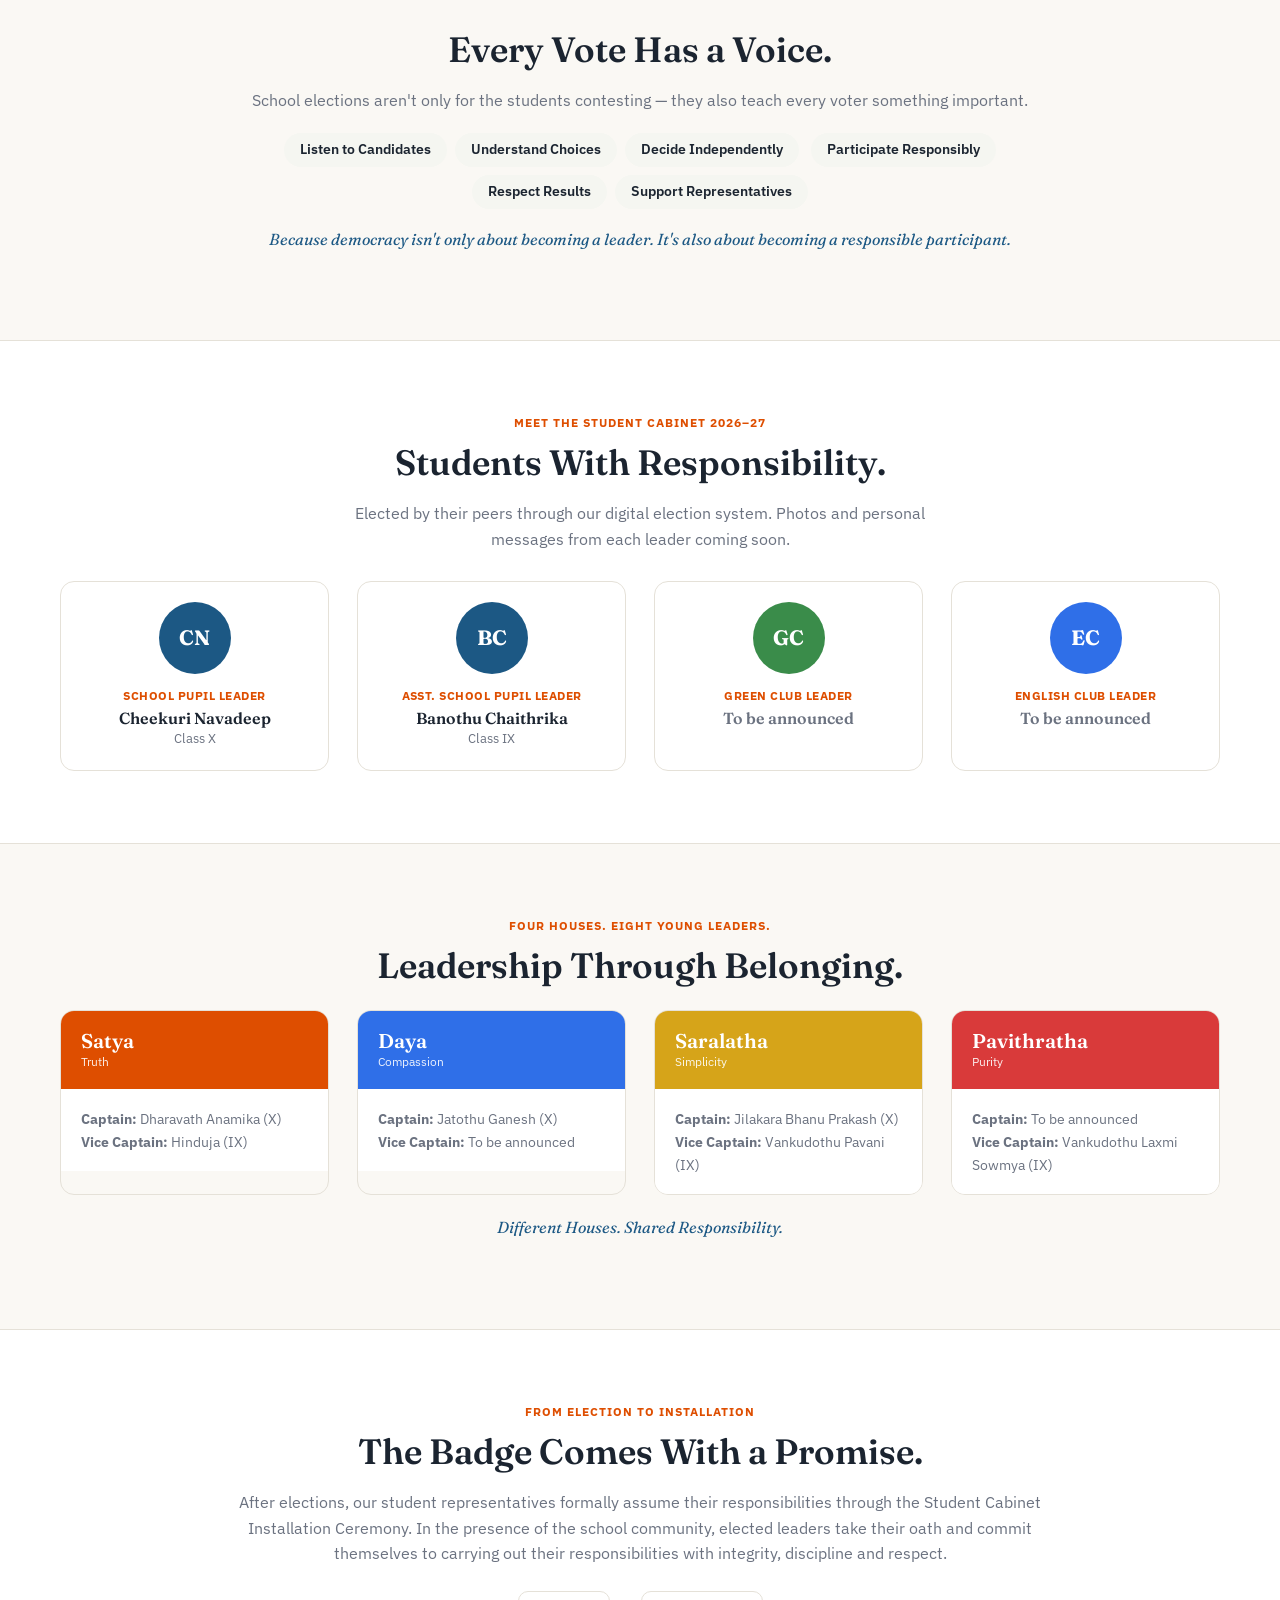
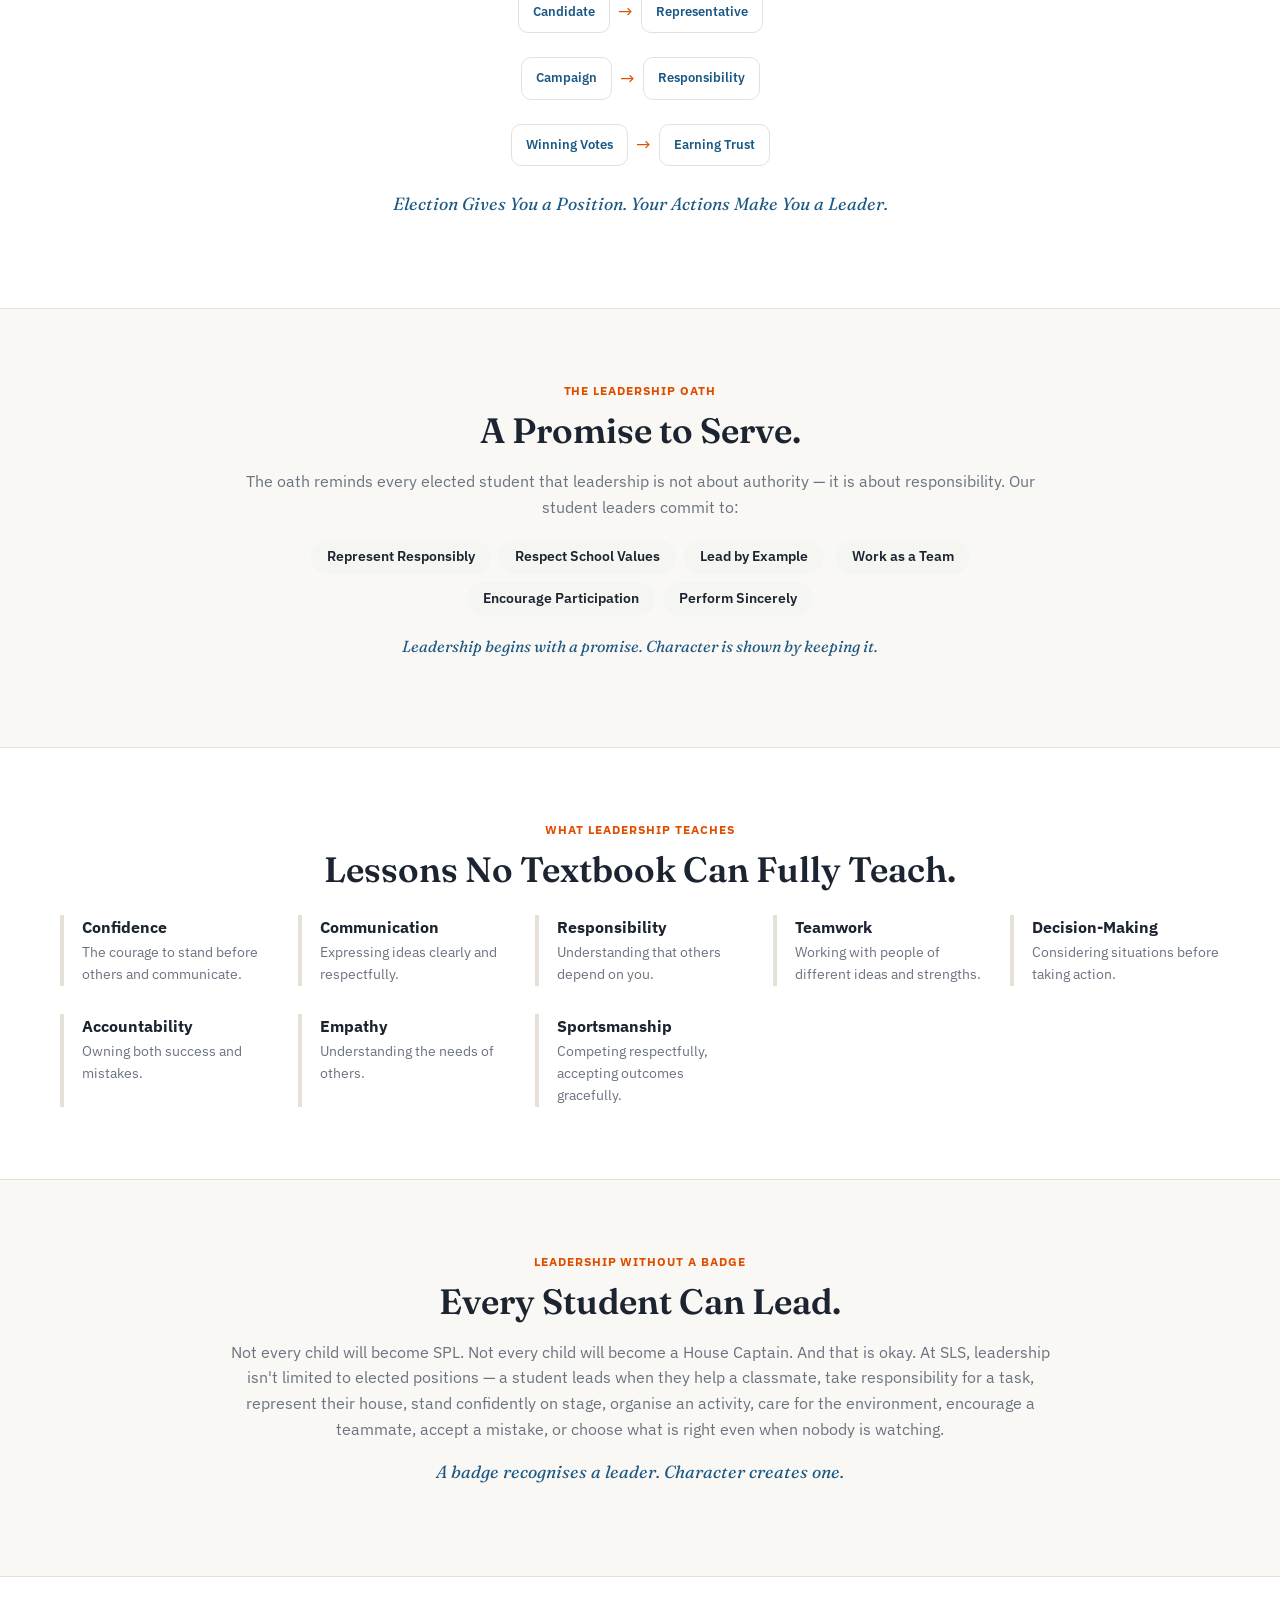
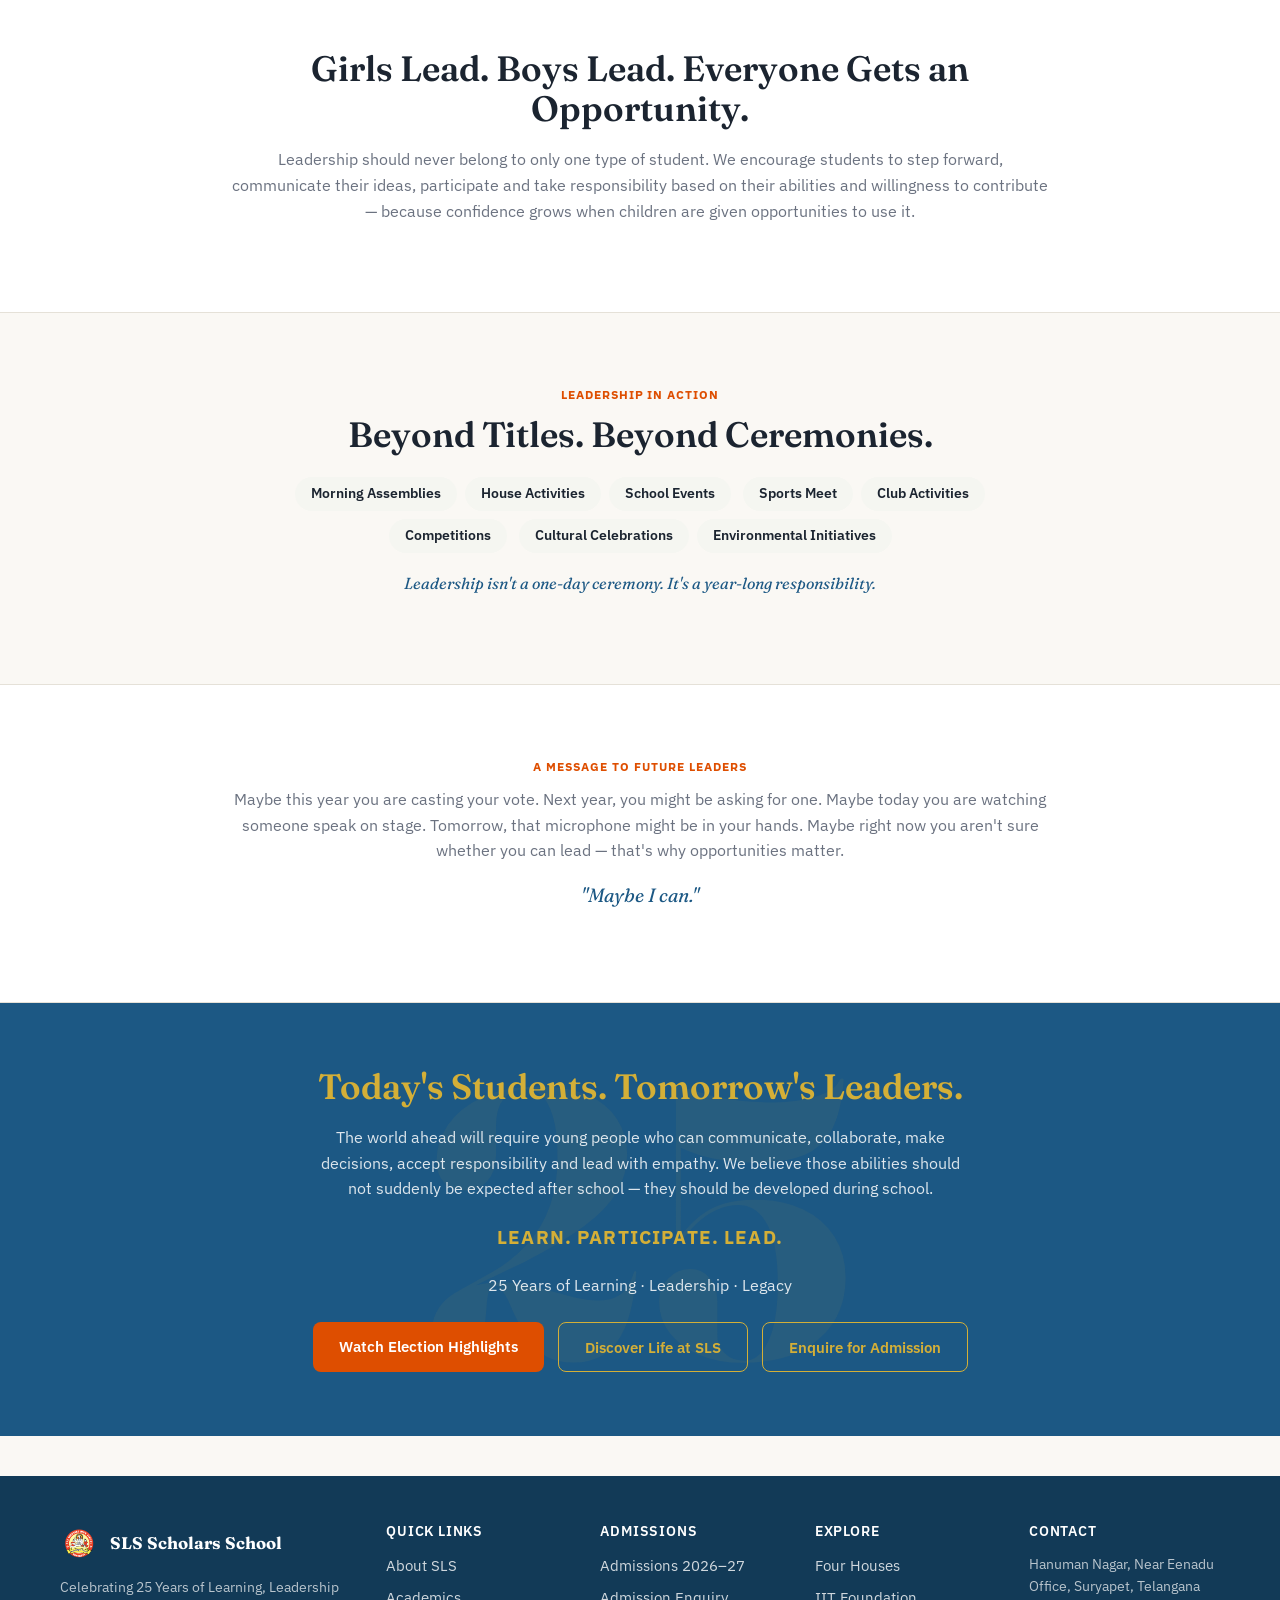
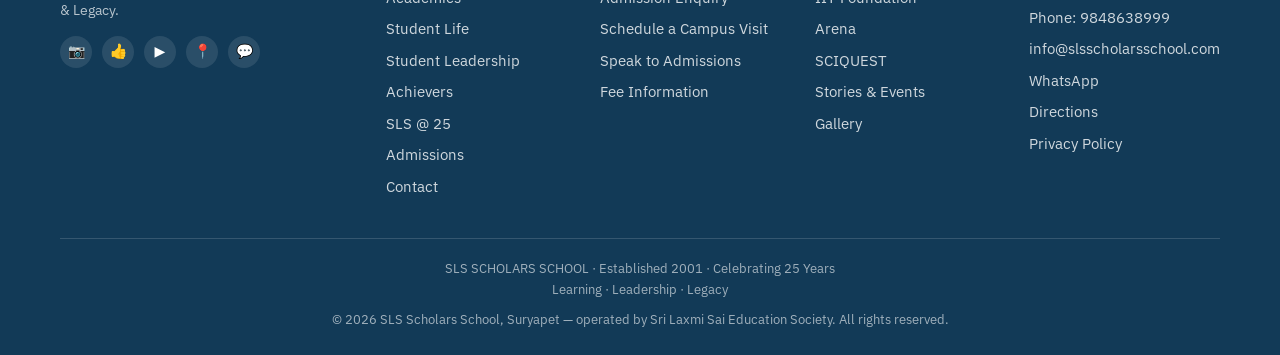
<file: leadership.html>
<!doctype html>
<html lang="en">
<head>
<meta charset="UTF-8">
<meta name="viewport" content="width=device-width, initial-scale=1.0">
<title>Student Leadership | SLS Scholars School</title>
<link rel="stylesheet" href="style.css">
</head>
<body>

<div class="utility-strip">
  <a href="tel:+919848638999">📞 9848638999</a>
  <span class="sep">|</span>
  <a href="tel:+919848638999">💬 WhatsApp</a>
  <span class="sep">|</span>
  <a href="https://www.google.com/maps/search/?api=1&query=SLS+Scholars+School+Hanuman+Nagar+Near+Eenadu+Office+Suryapet" target="_blank" rel="noopener">📍 Directions</a>
  <span class="sep">|</span>
  <span class="admissions-tag">Admissions Open 2026–27</span>
</div>
<div class="house-stripe"><span class="s1"></span><span class="s2"></span><span class="s3"></span><span class="s4"></span></div>
<header class="site-header">
  <div class="nav-wrap">
    <a class="brand" href="index.html">
      <img src="images/crest.png" alt="SLS Scholars School crest">
      <div class="brand-text">
        <div class="school-name">SLS Scholars School</div>
        <div class="school-tag">25 Years of Learning. Leadership. Legacy.</div>
      </div>
    </a>
    <button class="hamburger-btn" onclick="document.querySelector('.main-nav').classList.add('open')" aria-label="Open menu">☰</button>
    <nav class="main-nav">
      <button class="nav-close-btn" onclick="document.querySelector('.main-nav').classList.remove('open')" aria-label="Close menu">✕</button>
      <a href="index.html" class="no-caret">Home</a>
      <div class="nav-item">
        <a href="about.html">About</a>
        <div class="nav-dropdown">
          <a href="about.html#our-story">Our Story</a>
          <a href="about.html#founder">Founder</a>
          <a href="about.html#principal-message">Principal's Message</a>
          <a href="about.html#vision-mission">Vision &amp; Mission</a>
          <a href="about.html#four-houses">Four Houses</a>
        </div>
      </div>
      <div class="nav-item">
        <a href="academics.html">Academics</a>
        <div class="nav-dropdown">
          <a href="academics.html#academic-journey">Academic Journey</a>
          <a href="academics.html#early-years">Early Years</a>
          <a href="academics.html#primary">Primary</a>
          <a href="academics.html#middle-school">Middle School</a>
          <a href="academics.html#secondary">Secondary</a>
          <a href="academics.html#iit-foundation">IIT Foundation</a>
        </div>
      </div>
      <div class="nav-item">
        <a href="life-at-sls.html" class="active">Student Life</a>
        <div class="nav-dropdown">
          <a href="life-at-sls.html">Life at SLS</a>
          <a href="leadership.html">Student Leadership</a>
          <a href="life-at-sls.html#houses">Houses</a>
          <a href="life-at-sls.html#sports">Sports</a>
          <a href="life-at-sls.html#clubs">Clubs</a>
          <a href="life-at-sls.html#competitions">Competitions</a>
          <a href="gallery.html">Stories &amp; Events</a>
        </div>
      </div>
      <div class="nav-item">
        <a href="achievers.html">Achievers</a>
        <div class="nav-dropdown">
          <a href="achievers.html#academic-achievers">Academic Achievers</a>
          <a href="achievers.html#student-achievements">Student Achievements</a>
        </div>
      </div>
      <a href="sls-at-25.html" class="no-caret">SLS @ 25</a>
      <a href="admissions.html" class="no-caret">Admissions</a>
      <a href="contact.html" class="no-caret">Contact</a>
      <a href="admissions.html#admissionForm" class="enquire-btn-nav no-caret">Enquire Now</a>
    </nav>
  </div>
</header>

<div class="page-hero">
  <h1>Leadership Isn't Given. It's Earned.</h1>
  <p style="max-width:640px;">We don't wait for students to become leaders someday — we give them opportunities to lead today. Through student elections, the Student Cabinet, clubs and our four-house system, students receive meaningful opportunities to experience leadership during their school years.</p>
</div>

<section>
  <div class="wrap-narrow" style="text-align:center;">
    <span class="eyebrow">Democracy Begins With Participation</span>
    <h2>Student Elections at SLS</h2>
    <p style="color:var(--muted);">Every leader begins by taking the first step. Students interested in leadership positions participate in the school election process, communicate with their peers and seek their support.</p>
    <div class="election-flow">
      <div class="step">Nominate</div><div class="arrow">→</div>
      <div class="step">Campaign</div><div class="arrow">→</div>
      <div class="step">Vote</div><div class="arrow">→</div>
      <div class="step">Elect</div><div class="arrow">→</div>
      <div class="step">Serve</div>
    </div>
  </div>
</section>

<section style="background:var(--navy); color:#fff; text-align:center;">
  <div class="wrap-narrow">
    <span class="eyebrow" style="color:#F5A25D;">From Ballots to Digital Democracy</span>
    <h2 style="color:#fff;">A Modern Election Experience.</h2>
    <p style="color:rgba(255,255,255,0.85);">As part of our student leadership programme, SLS conducts its school elections through a digital voting system. Students experience voting in a structured environment while learning that every vote represents a choice and every choice carries responsibility.</p>
    <p style="font-family:'Fraunces',serif; font-style:italic; color:#F5A25D;">Technology makes the process modern. Participation makes it meaningful.</p>
    <div class="video-placeholder" style="max-width:600px; margin:20px auto 0;">
      <div class="play-icon">▶</div>
      <div style="font-family:'Fraunces',serif; font-weight:600;">Digital Elections Reel</div>
      <div style="font-size:0.8rem; opacity:0.8; margin-top:6px;">Campaigning → Voting Screen → Results → Oath → Badges</div>
    </div>
  </div>
</section>

<section>
  <div class="wrap-narrow" style="text-align:center;">
    <h2>Every Vote Has a Voice.</h2>
    <p style="color:var(--muted);">School elections aren't only for the students contesting — they also teach every voter something important.</p>
    <div style="margin:14px 0;">
      <span class="stat-pill">Listen to Candidates</span><span class="stat-pill">Understand Choices</span><span class="stat-pill">Decide Independently</span>
      <span class="stat-pill">Participate Responsibly</span><span class="stat-pill">Respect Results</span><span class="stat-pill">Support Representatives</span>
    </div>
    <p style="font-family:'Fraunces',serif; font-style:italic; color:var(--navy);">Because democracy isn't only about becoming a leader. It's also about becoming a responsible participant.</p>
  </div>
</section>

<section style="background:#fff; border-top:1px solid var(--line); border-bottom:1px solid var(--line);">
  <div class="wrap">
    <span class="eyebrow" style="text-align:center; display:block;">Meet the Student Cabinet 2026–27</span>
    <h2 style="text-align:center;">Students With Responsibility.</h2>
    <p style="text-align:center; color:var(--muted); max-width:600px; margin:0 auto 28px;">Elected by their peers through our digital election system. Photos and personal messages from each leader coming soon.</p>
    <div class="grid grid-4">
      <div class="cabinet-card">
        <div class="person-avatar" style="background:var(--navy);">CN</div>
        <div class="position">School Pupil Leader</div>
        <h3 style="font-size:1rem; margin:0;">Cheekuri Navadeep</h3>
        <p style="font-size:0.8rem; color:var(--muted); margin:2px 0 0;">Class X</p>
      </div>
      <div class="cabinet-card">
        <div class="person-avatar" style="background:var(--navy);">BC</div>
        <div class="position">Asst. School Pupil Leader</div>
        <h3 style="font-size:1rem; margin:0;">Banothu Chaithrika</h3>
        <p style="font-size:0.8rem; color:var(--muted); margin:2px 0 0;">Class IX</p>
      </div>
      <div class="cabinet-card">
        <div class="person-avatar" style="background:#3A8C4A;">GC</div>
        <div class="position">Green Club Leader</div>
        <h3 style="font-size:1rem; margin:0; color:var(--muted);">To be announced</h3>
      </div>
      <div class="cabinet-card">
        <div class="person-avatar" style="background:var(--daya);">EC</div>
        <div class="position">English Club Leader</div>
        <h3 style="font-size:1rem; margin:0; color:var(--muted);">To be announced</h3>
      </div>
    </div>
  </div>
</section>

<section>
  <div class="wrap">
    <span class="eyebrow" style="text-align:center; display:block;">Four Houses. Eight Young Leaders.</span>
    <h2 style="text-align:center;">Leadership Through Belonging.</h2>
    <div class="grid grid-4" style="margin-top:24px;">
      <div class="house-card">
        <div class="house-top" style="background:var(--sathya);"><h3 style="color:#fff; margin:0;">Satya</h3><div style="font-size:0.75rem; color:rgba(255,255,255,0.9);">Truth</div></div>
        <div class="house-body">
          <strong>Captain:</strong> Dharavath Anamika (X)<br>
          <strong>Vice Captain:</strong> Hinduja (IX)
        </div>
      </div>
      <div class="house-card">
        <div class="house-top" style="background:var(--daya);"><h3 style="color:#fff; margin:0;">Daya</h3><div style="font-size:0.75rem; color:rgba(255,255,255,0.9);">Compassion</div></div>
        <div class="house-body">
          <strong>Captain:</strong> Jatothu Ganesh (X)<br>
          <strong>Vice Captain:</strong> <span style="color:var(--muted);">To be announced</span>
        </div>
      </div>
      <div class="house-card">
        <div class="house-top" style="background:var(--saralatha);"><h3 style="color:#fff; margin:0;">Saralatha</h3><div style="font-size:0.75rem; color:rgba(255,255,255,0.9);">Simplicity</div></div>
        <div class="house-body">
          <strong>Captain:</strong> Jilakara Bhanu Prakash (X)<br>
          <strong>Vice Captain:</strong> Vankudothu Pavani (IX)
        </div>
      </div>
      <div class="house-card">
        <div class="house-top" style="background:var(--pavithratha);"><h3 style="color:#fff; margin:0;">Pavithratha</h3><div style="font-size:0.75rem; color:rgba(255,255,255,0.9);">Purity</div></div>
        <div class="house-body">
          <strong>Captain:</strong> <span style="color:var(--muted);">To be announced</span><br>
          <strong>Vice Captain:</strong> Vankudothu Laxmi Sowmya (IX)
        </div>
      </div>
    </div>
    <p style="text-align:center; font-family:'Fraunces',serif; font-style:italic; color:var(--navy); margin-top:20px;">Different Houses. Shared Responsibility.</p>
  </div>
</section>

<section style="background:#fff; border-top:1px solid var(--line); border-bottom:1px solid var(--line);">
  <div class="wrap-narrow" style="text-align:center;">
    <span class="eyebrow">From Election to Installation</span>
    <h2>The Badge Comes With a Promise.</h2>
    <p style="color:var(--muted);">After elections, our student representatives formally assume their responsibilities through the Student Cabinet Installation Ceremony. In the presence of the school community, elected leaders take their oath and commit themselves to carrying out their responsibilities with integrity, discipline and respect.</p>
    <div class="election-flow">
      <div class="step">Candidate</div><div class="arrow">→</div>
      <div class="step">Representative</div>
    </div>
    <div class="election-flow">
      <div class="step">Campaign</div><div class="arrow">→</div>
      <div class="step">Responsibility</div>
    </div>
    <div class="election-flow">
      <div class="step">Winning Votes</div><div class="arrow">→</div>
      <div class="step">Earning Trust</div>
    </div>
    <p style="font-family:'Fraunces',serif; font-style:italic; font-size:1.1rem; color:var(--navy);">Election Gives You a Position. Your Actions Make You a Leader.</p>
  </div>
</section>

<section>
  <div class="wrap-narrow" style="text-align:center;">
    <span class="eyebrow">The Leadership Oath</span>
    <h2>A Promise to Serve.</h2>
    <p style="color:var(--muted);">The oath reminds every elected student that leadership is not about authority — it is about responsibility. Our student leaders commit to:</p>
    <div style="margin:14px 0;">
      <span class="stat-pill">Represent Responsibly</span><span class="stat-pill">Respect School Values</span><span class="stat-pill">Lead by Example</span>
      <span class="stat-pill">Work as a Team</span><span class="stat-pill">Encourage Participation</span><span class="stat-pill">Perform Sincerely</span>
    </div>
    <p style="font-family:'Fraunces',serif; font-style:italic; color:var(--navy);">Leadership begins with a promise. Character is shown by keeping it.</p>
  </div>
</section>

<section style="background:#fff; border-top:1px solid var(--line); border-bottom:1px solid var(--line);">
  <div class="wrap">
    <span class="eyebrow" style="text-align:center; display:block;">What Leadership Teaches</span>
    <h2 style="text-align:center;">Lessons No Textbook Can Fully Teach.</h2>
    <div class="grid grid-4" style="margin-top:24px;">
      <div class="value-block"><strong>Confidence</strong><p style="color:var(--muted); font-size:0.85rem; margin:2px 0 0;">The courage to stand before others and communicate.</p></div>
      <div class="value-block"><strong>Communication</strong><p style="color:var(--muted); font-size:0.85rem; margin:2px 0 0;">Expressing ideas clearly and respectfully.</p></div>
      <div class="value-block"><strong>Responsibility</strong><p style="color:var(--muted); font-size:0.85rem; margin:2px 0 0;">Understanding that others depend on you.</p></div>
      <div class="value-block"><strong>Teamwork</strong><p style="color:var(--muted); font-size:0.85rem; margin:2px 0 0;">Working with people of different ideas and strengths.</p></div>
      <div class="value-block"><strong>Decision-Making</strong><p style="color:var(--muted); font-size:0.85rem; margin:2px 0 0;">Considering situations before taking action.</p></div>
      <div class="value-block"><strong>Accountability</strong><p style="color:var(--muted); font-size:0.85rem; margin:2px 0 0;">Owning both success and mistakes.</p></div>
      <div class="value-block"><strong>Empathy</strong><p style="color:var(--muted); font-size:0.85rem; margin:2px 0 0;">Understanding the needs of others.</p></div>
      <div class="value-block"><strong>Sportsmanship</strong><p style="color:var(--muted); font-size:0.85rem; margin:2px 0 0;">Competing respectfully, accepting outcomes gracefully.</p></div>
    </div>
  </div>
</section>

<section>
  <div class="wrap-narrow" style="text-align:center;">
    <span class="eyebrow">Leadership Without a Badge</span>
    <h2>Every Student Can Lead.</h2>
    <p style="color:var(--muted);">Not every child will become SPL. Not every child will become a House Captain. And that is okay. At SLS, leadership isn't limited to elected positions — a student leads when they help a classmate, take responsibility for a task, represent their house, stand confidently on stage, organise an activity, care for the environment, encourage a teammate, accept a mistake, or choose what is right even when nobody is watching.</p>
    <p style="font-family:'Fraunces',serif; font-style:italic; font-size:1.1rem; color:var(--navy);">A badge recognises a leader. Character creates one.</p>
  </div>
</section>

<section style="background:#fff; border-top:1px solid var(--line); border-bottom:1px solid var(--line);">
  <div class="wrap-narrow" style="text-align:center;">
    <h2>Girls Lead. Boys Lead. Everyone Gets an Opportunity.</h2>
    <p style="color:var(--muted);">Leadership should never belong to only one type of student. We encourage students to step forward, communicate their ideas, participate and take responsibility based on their abilities and willingness to contribute — because confidence grows when children are given opportunities to use it.</p>
  </div>
</section>

<section>
  <div class="wrap-narrow" style="text-align:center;">
    <span class="eyebrow">Leadership in Action</span>
    <h2>Beyond Titles. Beyond Ceremonies.</h2>
    <div style="margin:14px 0;">
      <span class="stat-pill">Morning Assemblies</span><span class="stat-pill">House Activities</span><span class="stat-pill">School Events</span>
      <span class="stat-pill">Sports Meet</span><span class="stat-pill">Club Activities</span><span class="stat-pill">Competitions</span>
      <span class="stat-pill">Cultural Celebrations</span><span class="stat-pill">Environmental Initiatives</span>
    </div>
    <p style="font-family:'Fraunces',serif; font-style:italic; color:var(--navy);">Leadership isn't a one-day ceremony. It's a year-long responsibility.</p>
  </div>
</section>

<section style="background:#fff; border-top:1px solid var(--line); border-bottom:1px solid var(--line);">
  <div class="wrap-narrow" style="text-align:center;">
    <span class="eyebrow">A Message to Future Leaders</span>
    <p style="color:var(--muted);">Maybe this year you are casting your vote. Next year, you might be asking for one. Maybe today you are watching someone speak on stage. Tomorrow, that microphone might be in your hands. Maybe right now you aren't sure whether you can lead — that's why opportunities matter.</p>
    <p style="font-family:'Fraunces',serif; font-style:italic; font-size:1.2rem; color:var(--navy);">"Maybe I can."</p>
  </div>
</section>

<section class="jubilee-section">
  <h2>Today's Students. Tomorrow's Leaders.</h2>
  <p>The world ahead will require young people who can communicate, collaborate, make decisions, accept responsibility and lead with empathy. We believe those abilities should not suddenly be expected after school — they should be developed during school.</p>
  <p style="font-weight:700; letter-spacing:0.06em; color:#D4AF37; font-size:1.2rem;">LEARN. PARTICIPATE. LEAD.</p>
  <p style="margin-bottom:24px;">25 Years of Learning · Leadership · Legacy</p>
  <div style="display:flex; gap:14px; justify-content:center; flex-wrap:wrap;">
    <a href="gallery.html" class="btn btn-primary">Watch Election Highlights</a>
    <a href="life-at-sls.html" class="btn btn-outline" style="border-color:#D4AF37; color:#D4AF37;">Discover Life at SLS</a>
    <a href="admissions.html" class="btn btn-outline" style="border-color:#D4AF37; color:#D4AF37;">Enquire for Admission</a>
  </div>
</section>

<footer class="site-footer">
  <div class="footer-wrap">
    <div>
      <div class="brand" style="margin-bottom:14px;">
        <img src="images/crest.png" alt="crest" style="width:38px;height:38px;">
        <div class="brand-text"><div class="school-name" style="color:#fff;">SLS Scholars School</div></div>
      </div>
      <p style="color:rgba(255,255,255,0.7); font-size:0.88rem; max-width:280px;">Celebrating 25 Years of Learning, Leadership &amp; Legacy.</p>
      <div class="social-row">
        <a href="#" aria-label="Instagram" target="_blank" rel="noopener">📷</a>
        <a href="#" aria-label="Facebook" target="_blank" rel="noopener">👍</a>
        <a href="#" aria-label="YouTube" target="_blank" rel="noopener">▶</a>
        <a href="https://www.google.com/maps/search/?api=1&query=SLS+Scholars+School+Hanuman+Nagar+Near+Eenadu+Office+Suryapet" aria-label="Directions" target="_blank" rel="noopener">📍</a>
        <a href="tel:+919848638999" aria-label="WhatsApp">💬</a>
      </div>
    </div>
    <div>
      <h4>Quick Links</h4>
      <a href="about.html">About SLS</a>
      <a href="academics.html">Academics</a>
      <a href="life-at-sls.html">Student Life</a>
      <a href="leadership.html">Student Leadership</a>
      <a href="achievers.html">Achievers</a>
      <a href="sls-at-25.html">SLS @ 25</a>
      <a href="admissions.html">Admissions</a>
      <a href="contact.html">Contact</a>
    </div>
    <div>
      <h4>Admissions</h4>
      <a href="admissions.html">Admissions 2026–27</a>
      <a href="admissions.html#admissionForm">Admission Enquiry</a>
      <a href="contact.html">Schedule a Campus Visit</a>
      <a href="tel:+919848638999">Speak to Admissions</a>
      <a href="admissions.html">Fee Information</a>
    </div>
    <div>
      <h4>Explore</h4>
      <a href="life-at-sls.html#houses">Four Houses</a>
      <a href="academics.html#iit-foundation">IIT Foundation</a>
      <a href="life-at-sls.html#sports">Arena</a>
      <a href="life-at-sls.html#competitions">SCIQUEST</a>
      <a href="gallery.html">Stories &amp; Events</a>
      <a href="gallery.html">Gallery</a>
    </div>
    <div>
      <h4>Contact</h4>
      <p style="color:rgba(255,255,255,0.7); font-size:0.85rem; margin:0 0 8px;">Hanuman Nagar, Near Eenadu Office, Suryapet, Telangana</p>
      <a href="tel:+919848638999">Phone: 9848638999</a>
      <a href="mailto:info@slsscholarsschool.com">info@slsscholarsschool.com</a>
      <a href="tel:+919848638999">WhatsApp</a>
      <a href="https://www.google.com/maps/search/?api=1&query=SLS+Scholars+School+Hanuman+Nagar+Near+Eenadu+Office+Suryapet" target="_blank" rel="noopener">Directions</a>
      <a href="privacy.html">Privacy Policy</a>
    </div>
  </div>
  <div class="footer-bottom" style="text-align:center;">
    <div style="margin-bottom:10px;">SLS SCHOLARS SCHOOL · Established 2001 · Celebrating 25 Years<br>Learning · Leadership · Legacy</div>
    © 2026 SLS Scholars School, Suryapet — operated by Sri Laxmi Sai Education Society. All rights reserved.
  </div>
</footer>

<div class="mobile-cta-bar">
  <a href="tel:+919848638999">📞<br>Call</a>
  <a href="tel:+919848638999">💬<br>WhatsApp</a>
  <a href="admissions.html#admissionForm">🎓<br>Enquire</a>
</div>

</body>
</html>
</file>
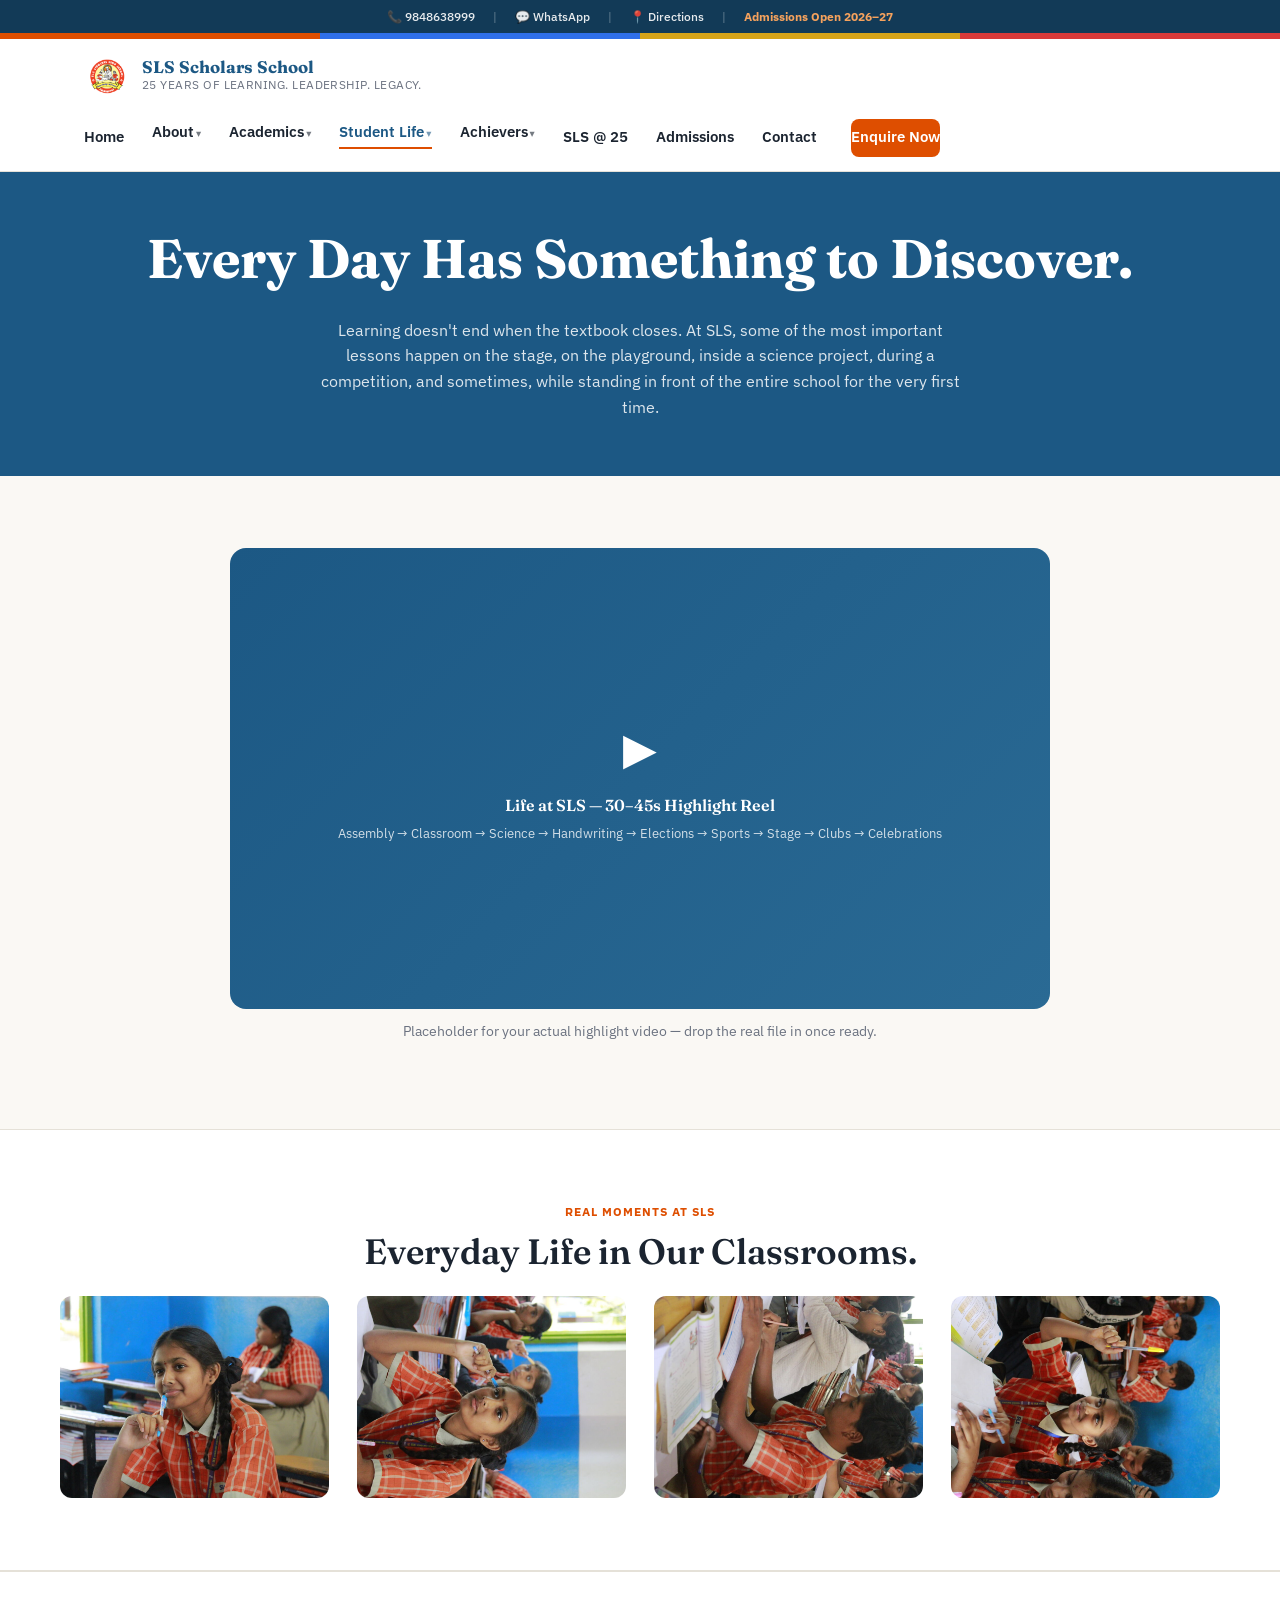
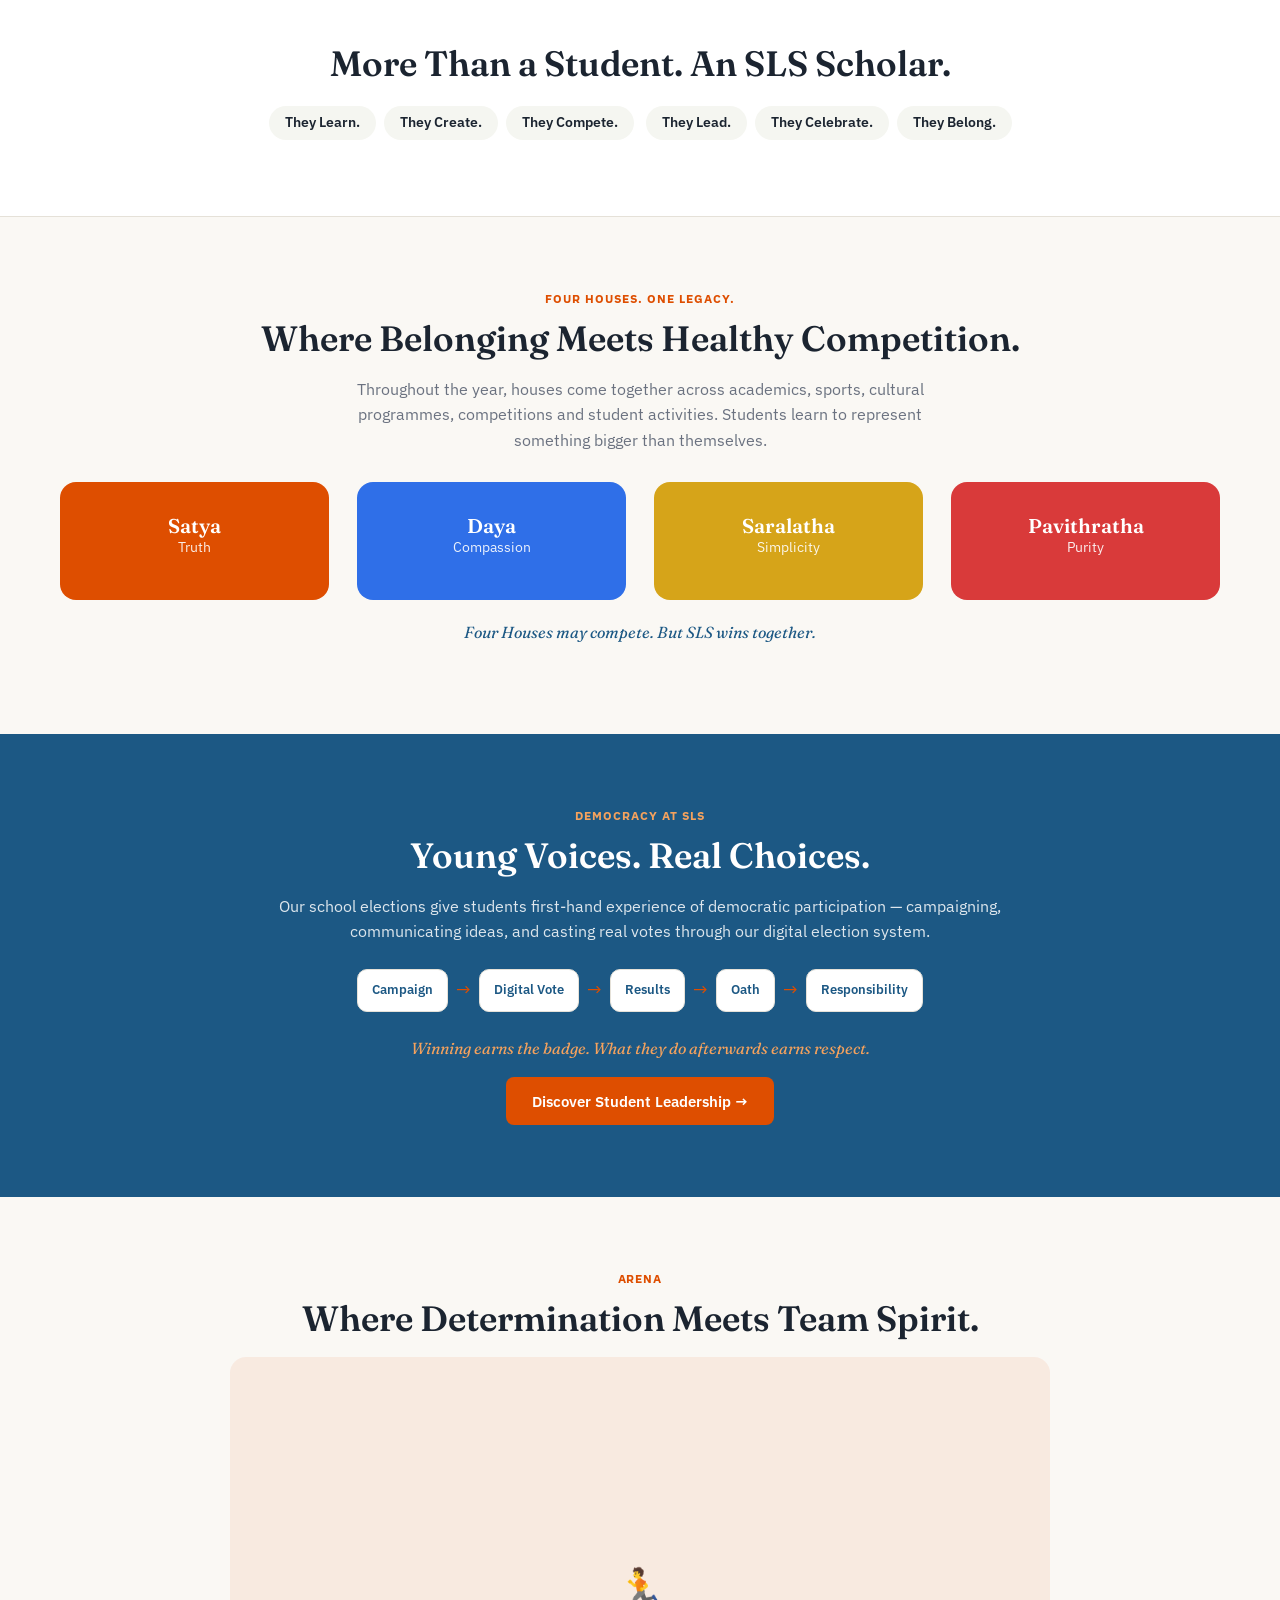
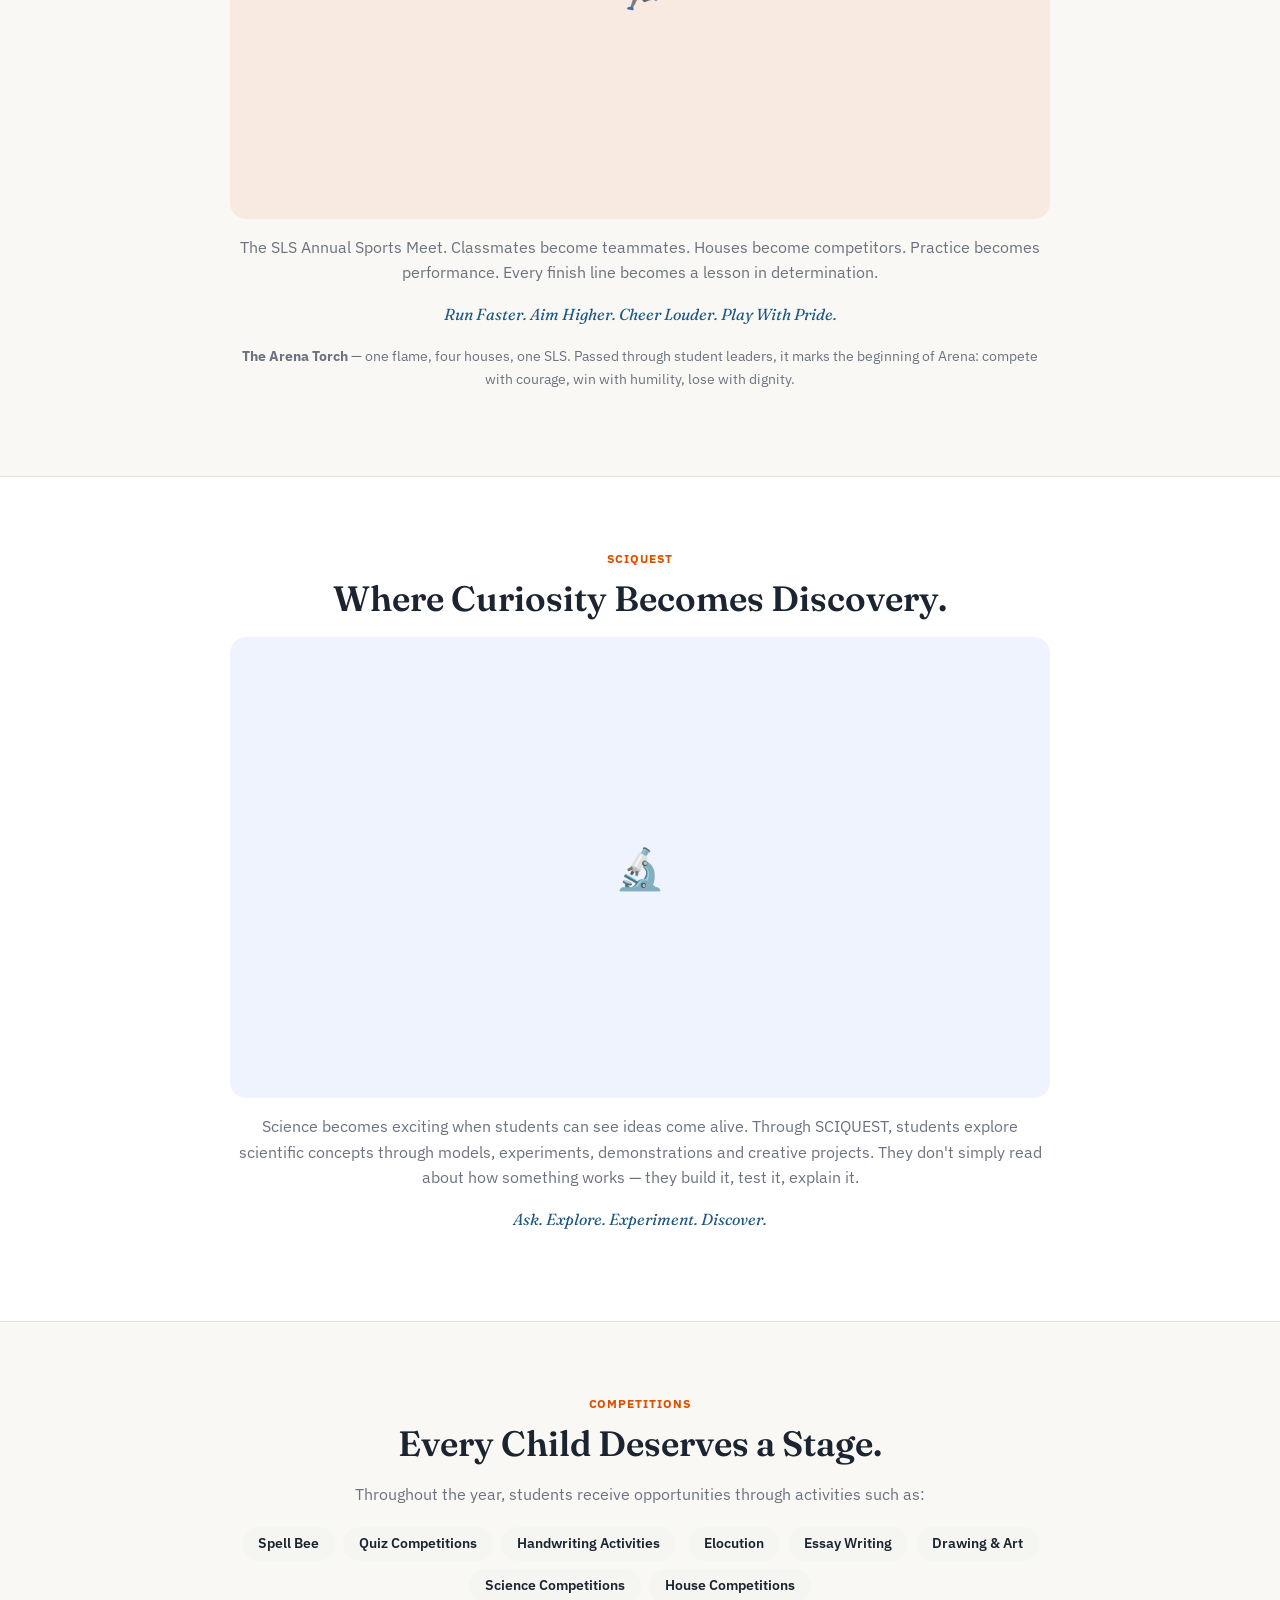
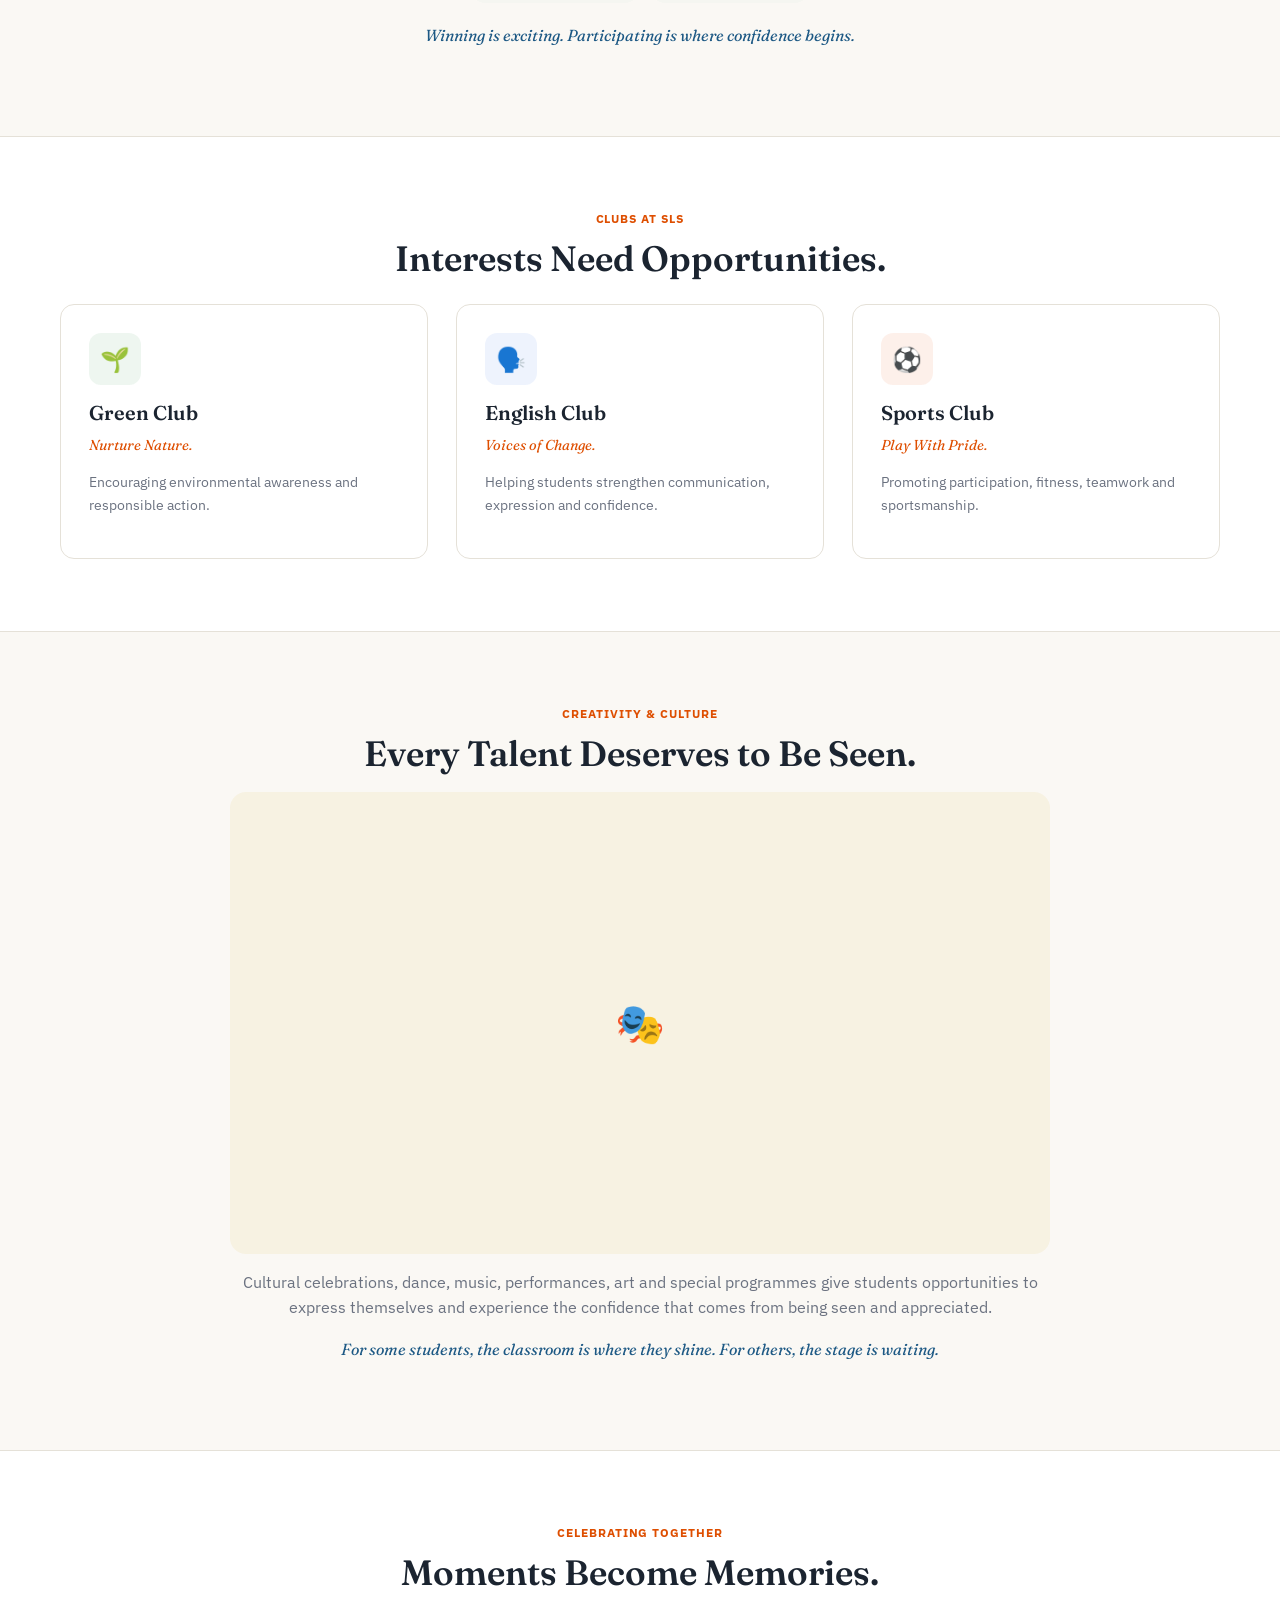
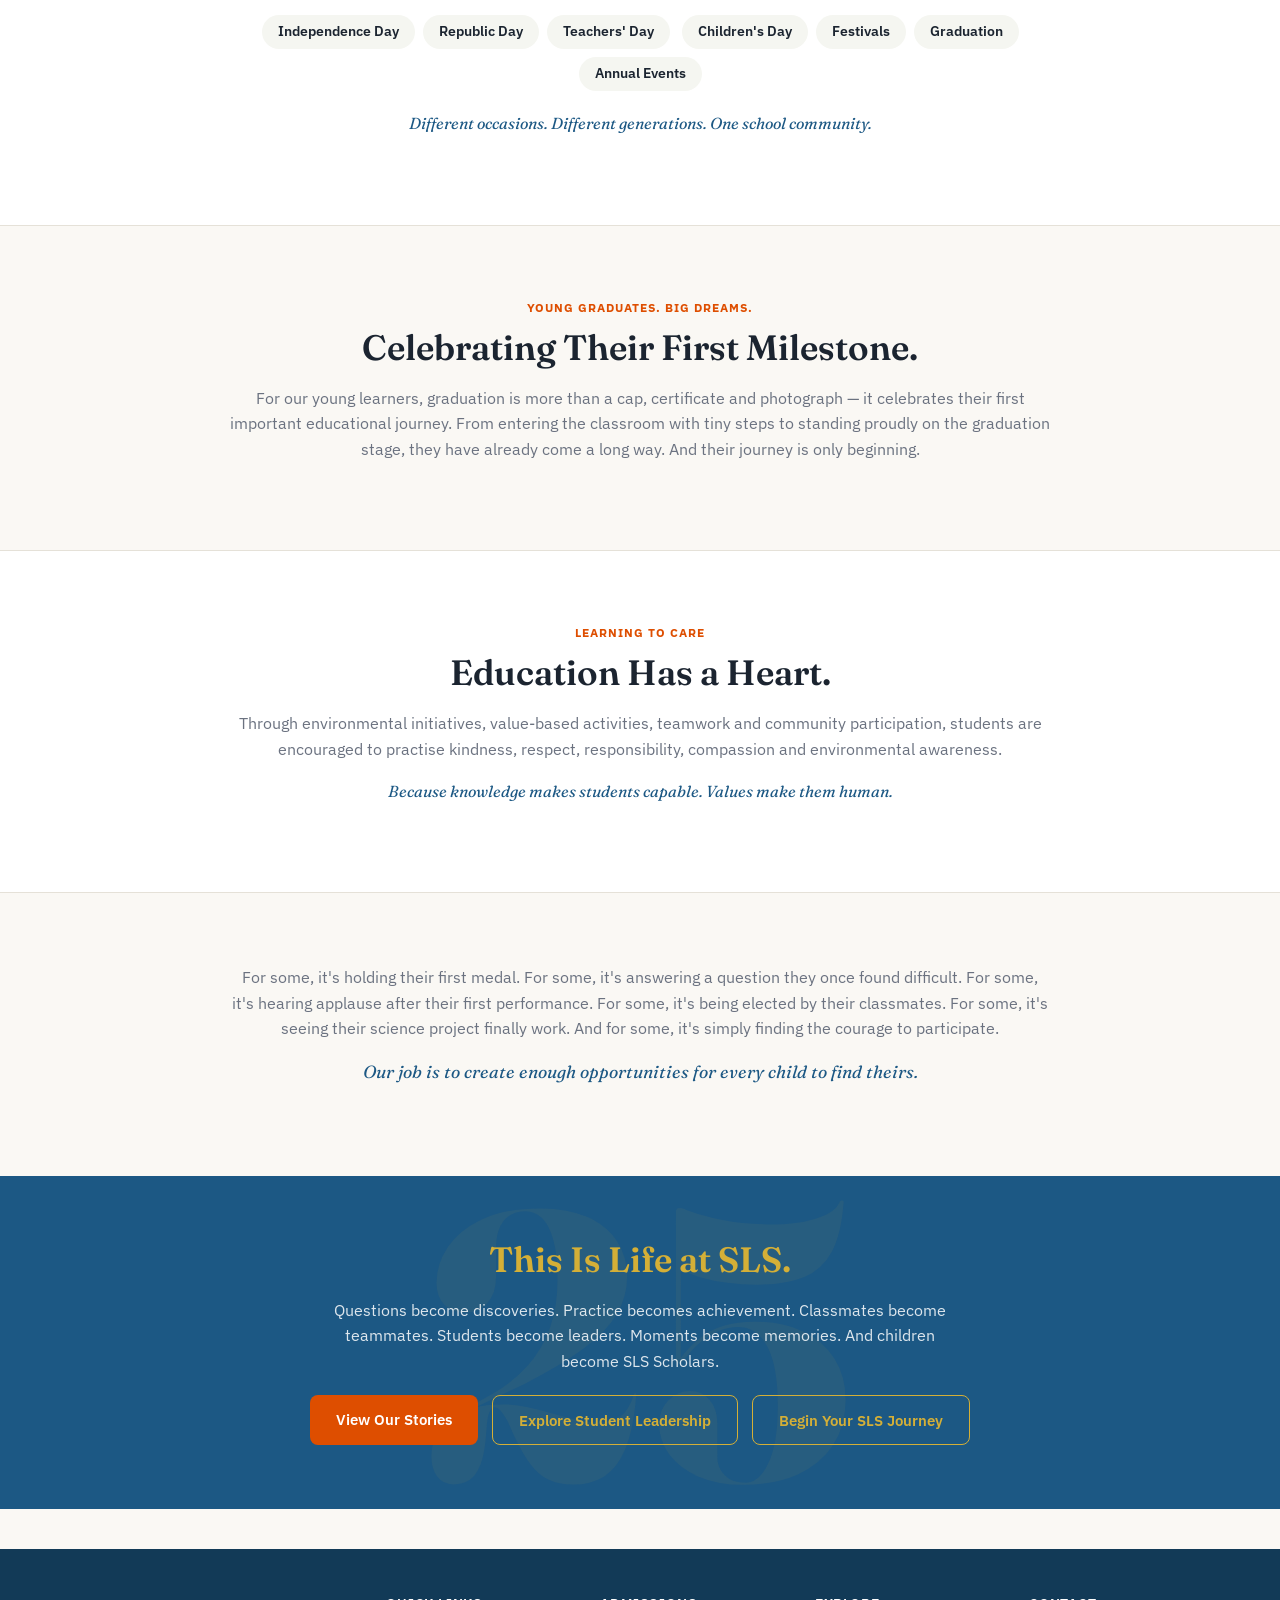
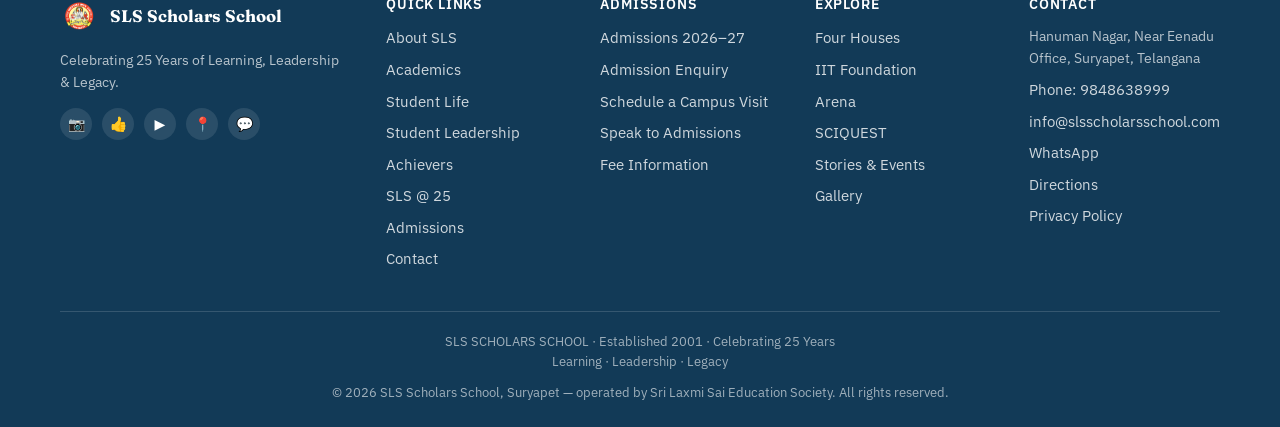
<file: life-at-sls.html>
<!doctype html>
<html lang="en">
<head>
<meta charset="UTF-8">
<meta name="viewport" content="width=device-width, initial-scale=1.0">
<title>Life at SLS | SLS Scholars School</title>
<link rel="stylesheet" href="style.css">
</head>
<body>

<div class="utility-strip">
  <a href="tel:+919848638999">📞 9848638999</a>
  <span class="sep">|</span>
  <a href="tel:+919848638999">💬 WhatsApp</a>
  <span class="sep">|</span>
  <a href="https://www.google.com/maps/search/?api=1&query=SLS+Scholars+School+Hanuman+Nagar+Near+Eenadu+Office+Suryapet" target="_blank" rel="noopener">📍 Directions</a>
  <span class="sep">|</span>
  <span class="admissions-tag">Admissions Open 2026–27</span>
</div>
<div class="house-stripe"><span class="s1"></span><span class="s2"></span><span class="s3"></span><span class="s4"></span></div>
<header class="site-header">
  <div class="nav-wrap">
    <a class="brand" href="index.html">
      <img src="images/crest.png" alt="SLS Scholars School crest">
      <div class="brand-text">
        <div class="school-name">SLS Scholars School</div>
        <div class="school-tag">25 Years of Learning. Leadership. Legacy.</div>
      </div>
    </a>
    <button class="hamburger-btn" onclick="document.querySelector('.main-nav').classList.add('open')" aria-label="Open menu">☰</button>
    <nav class="main-nav">
      <button class="nav-close-btn" onclick="document.querySelector('.main-nav').classList.remove('open')" aria-label="Close menu">✕</button>
      <a href="index.html" class="no-caret">Home</a>
      <div class="nav-item">
        <a href="about.html">About</a>
        <div class="nav-dropdown">
          <a href="about.html#our-story">Our Story</a>
          <a href="about.html#founder">Founder</a>
          <a href="about.html#principal-message">Principal's Message</a>
          <a href="about.html#vision-mission">Vision &amp; Mission</a>
          <a href="about.html#four-houses">Four Houses</a>
        </div>
      </div>
      <div class="nav-item">
        <a href="academics.html">Academics</a>
        <div class="nav-dropdown">
          <a href="academics.html#academic-journey">Academic Journey</a>
          <a href="academics.html#early-years">Early Years</a>
          <a href="academics.html#primary">Primary</a>
          <a href="academics.html#middle-school">Middle School</a>
          <a href="academics.html#secondary">Secondary</a>
          <a href="academics.html#iit-foundation">IIT Foundation</a>
        </div>
      </div>
      <div class="nav-item">
        <a href="life-at-sls.html" class="active">Student Life</a>
        <div class="nav-dropdown">
          <a href="life-at-sls.html">Life at SLS</a>
          <a href="leadership.html">Student Leadership</a>
          <a href="life-at-sls.html#houses">Houses</a>
          <a href="life-at-sls.html#sports">Sports</a>
          <a href="life-at-sls.html#clubs">Clubs</a>
          <a href="life-at-sls.html#competitions">Competitions</a>
          <a href="gallery.html">Stories &amp; Events</a>
        </div>
      </div>
      <div class="nav-item">
        <a href="achievers.html">Achievers</a>
        <div class="nav-dropdown">
          <a href="achievers.html#academic-achievers">Academic Achievers</a>
          <a href="achievers.html#student-achievements">Student Achievements</a>
        </div>
      </div>
      <a href="sls-at-25.html" class="no-caret">SLS @ 25</a>
      <a href="admissions.html" class="no-caret">Admissions</a>
      <a href="contact.html" class="no-caret">Contact</a>
      <a href="admissions.html#admissionForm" class="enquire-btn-nav no-caret">Enquire Now</a>
    </nav>
  </div>
</header>

<div class="page-hero">
  <h1>Every Day Has Something to Discover.</h1>
  <p style="max-width:640px;">Learning doesn't end when the textbook closes. At SLS, some of the most important lessons happen on the stage, on the playground, inside a science project, during a competition, and sometimes, while standing in front of the entire school for the very first time.</p>
</div>

<section>
  <div class="wrap-narrow">
    <div class="video-placeholder">
      <div class="play-icon">▶</div>
      <div style="font-family:'Fraunces',serif; font-weight:600;">Life at SLS — 30–45s Highlight Reel</div>
      <div style="font-size:0.8rem; opacity:0.8; margin-top:6px;">Assembly → Classroom → Science → Handwriting → Elections → Sports → Stage → Clubs → Celebrations</div>
    </div>
    <p style="text-align:center; color:var(--muted); font-size:0.85rem; margin-top:12px;">Placeholder for your actual highlight video — drop the real file in once ready.</p>
  </div>
</section>

<section style="background:#fff; border-top:1px solid var(--line); border-bottom:1px solid var(--line);">
  <div class="wrap">
    <span class="eyebrow" style="text-align:center; display:block;">Real Moments at SLS</span>
    <h2 style="text-align:center; margin-bottom:24px;">Everyday Life in Our Classrooms.</h2>
    <div class="grid grid-4">
      <img src="images/campus/girl-smiling-pen.jpg" alt="SLS student smiling in class" style="width:100%; aspect-ratio:4/3; object-fit:cover; border-radius:12px;">
      <img src="images/campus/girl-profile-thinking.jpg" alt="SLS student thinking during class" style="width:100%; aspect-ratio:4/3; object-fit:cover; border-radius:12px;">
      <img src="images/campus/students-writing-notebooks.jpg" alt="SLS students writing in their notebooks" style="width:100%; aspect-ratio:4/3; object-fit:cover; border-radius:12px;">
      <img src="images/campus/girl-hand-raised-pen.jpg" alt="SLS student raising her hand in class" style="width:100%; aspect-ratio:4/3; object-fit:cover; border-radius:12px;">
    </div>
  </div>
</section>

<section style="background:#fff; border-top:1px solid var(--line); border-bottom:1px solid var(--line);">
  <div class="wrap-narrow" style="text-align:center;">
    <h2>More Than a Student. An SLS Scholar.</h2>
    <div style="margin-top:14px;">
      <span class="stat-pill">They Learn.</span><span class="stat-pill">They Create.</span><span class="stat-pill">They Compete.</span>
      <span class="stat-pill">They Lead.</span><span class="stat-pill">They Celebrate.</span><span class="stat-pill">They Belong.</span>
    </div>
  </div>
</section>

<section id="houses">
  <div class="wrap">
    <span class="eyebrow" style="text-align:center; display:block;">Four Houses. One Legacy.</span>
    <h2 style="text-align:center;">Where Belonging Meets Healthy Competition.</h2>
    <p style="text-align:center; color:var(--muted); max-width:600px; margin:0 auto 28px;">Throughout the year, houses come together across academics, sports, cultural programmes, competitions and student activities. Students learn to represent something bigger than themselves.</p>
    <div class="grid grid-4">
      <div class="house-tile" style="background:var(--sathya);"><h3 style="color:#fff; margin:0;">Satya</h3><div class="house-value">Truth</div></div>
      <div class="house-tile" style="background:var(--daya);"><h3 style="color:#fff; margin:0;">Daya</h3><div class="house-value">Compassion</div></div>
      <div class="house-tile" style="background:var(--saralatha);"><h3 style="color:#fff; margin:0;">Saralatha</h3><div class="house-value">Simplicity</div></div>
      <div class="house-tile" style="background:var(--pavithratha);"><h3 style="color:#fff; margin:0;">Pavithratha</h3><div class="house-value">Purity</div></div>
    </div>
    <p style="text-align:center; font-family:'Fraunces',serif; font-style:italic; color:var(--navy); margin-top:20px;">Four Houses may compete. But SLS wins together.</p>
  </div>
</section>

<section style="background:var(--navy); color:#fff; text-align:center;">
  <div class="wrap-narrow">
    <span class="eyebrow" style="color:#F5A25D;">Democracy at SLS</span>
    <h2 style="color:#fff;">Young Voices. Real Choices.</h2>
    <p style="color:rgba(255,255,255,0.85);">Our school elections give students first-hand experience of democratic participation — campaigning, communicating ideas, and casting real votes through our digital election system.</p>
    <div class="election-flow">
      <div class="step">Campaign</div><div class="arrow">→</div>
      <div class="step">Digital Vote</div><div class="arrow">→</div>
      <div class="step">Results</div><div class="arrow">→</div>
      <div class="step">Oath</div><div class="arrow">→</div>
      <div class="step">Responsibility</div>
    </div>
    <p style="font-family:'Fraunces',serif; font-style:italic; color:#F5A25D;">Winning earns the badge. What they do afterwards earns respect.</p>
    <a href="leadership.html" class="btn btn-primary">Discover Student Leadership →</a>
  </div>
</section>

<section id="sports">
  <div class="wrap-narrow" style="text-align:center;">
    <span class="eyebrow">Arena</span>
    <h2>Where Determination Meets Team Spirit.</h2>
    <div class="full-photo-block" style="background:#DE4E0015;">🏃</div>
    <p style="color:var(--muted);">The SLS Annual Sports Meet. Classmates become teammates. Houses become competitors. Practice becomes performance. Every finish line becomes a lesson in determination.</p>
    <p style="font-family:'Fraunces',serif; font-style:italic; color:var(--navy);">Run Faster. Aim Higher. Cheer Louder. Play With Pride.</p>
    <p style="color:var(--muted); font-size:0.9rem; margin-top:16px;"><strong>The Arena Torch</strong> — one flame, four houses, one SLS. Passed through student leaders, it marks the beginning of Arena: compete with courage, win with humility, lose with dignity.</p>
  </div>
</section>

<section style="background:#fff; border-top:1px solid var(--line); border-bottom:1px solid var(--line);">
  <div class="wrap-narrow" style="text-align:center;">
    <span class="eyebrow">SCIQUEST</span>
    <h2>Where Curiosity Becomes Discovery.</h2>
    <div class="full-photo-block" style="background:#2F6FE815;">🔬</div>
    <p style="color:var(--muted);">Science becomes exciting when students can see ideas come alive. Through SCIQUEST, students explore scientific concepts through models, experiments, demonstrations and creative projects. They don't simply read about how something works — they build it, test it, explain it.</p>
    <p style="font-family:'Fraunces',serif; font-style:italic; color:var(--navy);">Ask. Explore. Experiment. Discover.</p>
  </div>
</section>

<section id="competitions">
  <div class="wrap-narrow" style="text-align:center;">
    <span class="eyebrow">Competitions</span>
    <h2>Every Child Deserves a Stage.</h2>
    <p style="color:var(--muted);">Throughout the year, students receive opportunities through activities such as:</p>
    <div style="margin:16px 0;">
      <span class="stat-pill">Spell Bee</span><span class="stat-pill">Quiz Competitions</span><span class="stat-pill">Handwriting Activities</span>
      <span class="stat-pill">Elocution</span><span class="stat-pill">Essay Writing</span><span class="stat-pill">Drawing &amp; Art</span>
      <span class="stat-pill">Science Competitions</span><span class="stat-pill">House Competitions</span>
    </div>
    <p style="font-family:'Fraunces',serif; font-style:italic; color:var(--navy);">Winning is exciting. Participating is where confidence begins.</p>
  </div>
</section>

<section id="clubs" style="background:#fff; border-top:1px solid var(--line); border-bottom:1px solid var(--line);">
  <div class="wrap">
    <span class="eyebrow" style="text-align:center; display:block;">Clubs at SLS</span>
    <h2 style="text-align:center;">Interests Need Opportunities.</h2>
    <div class="grid grid-3" style="margin-top:24px;">
      <div class="card"><div class="card-icon" style="background:#3A8C4A15; color:#3A8C4A;">🌱</div><h3>Green Club</h3><p style="font-family:'Fraunces',serif; font-style:italic; color:var(--orange); font-size:0.9rem;">Nurture Nature.</p><p style="color:var(--muted); font-size:0.88rem;">Encouraging environmental awareness and responsible action.</p></div>
      <div class="card"><div class="card-icon" style="background:#2F6FE815; color:var(--daya);">🗣️</div><h3>English Club</h3><p style="font-family:'Fraunces',serif; font-style:italic; color:var(--orange); font-size:0.9rem;">Voices of Change.</p><p style="color:var(--muted); font-size:0.88rem;">Helping students strengthen communication, expression and confidence.</p></div>
      <div class="card"><div class="card-icon" style="background:#DE4E0015; color:var(--orange);">⚽</div><h3>Sports Club</h3><p style="font-family:'Fraunces',serif; font-style:italic; color:var(--orange); font-size:0.9rem;">Play With Pride.</p><p style="color:var(--muted); font-size:0.88rem;">Promoting participation, fitness, teamwork and sportsmanship.</p></div>
    </div>
  </div>
</section>

<section>
  <div class="wrap-narrow" style="text-align:center;">
    <span class="eyebrow">Creativity &amp; Culture</span>
    <h2>Every Talent Deserves to Be Seen.</h2>
    <div class="full-photo-block" style="background:#D6A41915;">🎭</div>
    <p style="color:var(--muted);">Cultural celebrations, dance, music, performances, art and special programmes give students opportunities to express themselves and experience the confidence that comes from being seen and appreciated.</p>
    <p style="font-family:'Fraunces',serif; font-style:italic; color:var(--navy);">For some students, the classroom is where they shine. For others, the stage is waiting.</p>
  </div>
</section>

<section style="background:#fff; border-top:1px solid var(--line); border-bottom:1px solid var(--line);">
  <div class="wrap-narrow" style="text-align:center;">
    <span class="eyebrow">Celebrating Together</span>
    <h2>Moments Become Memories.</h2>
    <div style="margin:16px 0;">
      <span class="stat-pill">Independence Day</span><span class="stat-pill">Republic Day</span><span class="stat-pill">Teachers' Day</span>
      <span class="stat-pill">Children's Day</span><span class="stat-pill">Festivals</span><span class="stat-pill">Graduation</span><span class="stat-pill">Annual Events</span>
    </div>
    <p style="font-family:'Fraunces',serif; font-style:italic; color:var(--navy);">Different occasions. Different generations. One school community.</p>
  </div>
</section>

<section>
  <div class="wrap-narrow" style="text-align:center;">
    <span class="eyebrow">Young Graduates. Big Dreams.</span>
    <h2>Celebrating Their First Milestone.</h2>
    <p style="color:var(--muted);">For our young learners, graduation is more than a cap, certificate and photograph — it celebrates their first important educational journey. From entering the classroom with tiny steps to standing proudly on the graduation stage, they have already come a long way. And their journey is only beginning.</p>
  </div>
</section>

<section style="background:#fff; border-top:1px solid var(--line); border-bottom:1px solid var(--line);">
  <div class="wrap-narrow" style="text-align:center;">
    <span class="eyebrow">Learning to Care</span>
    <h2>Education Has a Heart.</h2>
    <p style="color:var(--muted);">Through environmental initiatives, value-based activities, teamwork and community participation, students are encouraged to practise kindness, respect, responsibility, compassion and environmental awareness.</p>
    <p style="font-family:'Fraunces',serif; font-style:italic; color:var(--navy);">Because knowledge makes students capable. Values make them human.</p>
  </div>
</section>

<section>
  <div class="wrap-narrow" style="text-align:center;">
    <p style="color:var(--muted);">For some, it's holding their first medal. For some, it's answering a question they once found difficult. For some, it's hearing applause after their first performance. For some, it's being elected by their classmates. For some, it's seeing their science project finally work. And for some, it's simply finding the courage to participate.</p>
    <p style="font-family:'Fraunces',serif; font-style:italic; font-size:1.1rem; color:var(--navy);">Our job is to create enough opportunities for every child to find theirs.</p>
  </div>
</section>

<section class="jubilee-section">
  <h2>This Is Life at SLS.</h2>
  <p>Questions become discoveries. Practice becomes achievement. Classmates become teammates. Students become leaders. Moments become memories. And children become SLS Scholars.</p>
  <div style="display:flex; gap:14px; justify-content:center; flex-wrap:wrap; margin-top:20px;">
    <a href="gallery.html" class="btn btn-primary">View Our Stories</a>
    <a href="leadership.html" class="btn btn-outline" style="border-color:#D4AF37; color:#D4AF37;">Explore Student Leadership</a>
    <a href="admissions.html" class="btn btn-outline" style="border-color:#D4AF37; color:#D4AF37;">Begin Your SLS Journey</a>
  </div>
</section>

<footer class="site-footer">
  <div class="footer-wrap">
    <div>
      <div class="brand" style="margin-bottom:14px;">
        <img src="images/crest.png" alt="crest" style="width:38px;height:38px;">
        <div class="brand-text"><div class="school-name" style="color:#fff;">SLS Scholars School</div></div>
      </div>
      <p style="color:rgba(255,255,255,0.7); font-size:0.88rem; max-width:280px;">Celebrating 25 Years of Learning, Leadership &amp; Legacy.</p>
      <div class="social-row">
        <a href="#" aria-label="Instagram" target="_blank" rel="noopener">📷</a>
        <a href="#" aria-label="Facebook" target="_blank" rel="noopener">👍</a>
        <a href="#" aria-label="YouTube" target="_blank" rel="noopener">▶</a>
        <a href="https://www.google.com/maps/search/?api=1&query=SLS+Scholars+School+Hanuman+Nagar+Near+Eenadu+Office+Suryapet" aria-label="Directions" target="_blank" rel="noopener">📍</a>
        <a href="tel:+919848638999" aria-label="WhatsApp">💬</a>
      </div>
    </div>
    <div>
      <h4>Quick Links</h4>
      <a href="about.html">About SLS</a>
      <a href="academics.html">Academics</a>
      <a href="life-at-sls.html">Student Life</a>
      <a href="leadership.html">Student Leadership</a>
      <a href="achievers.html">Achievers</a>
      <a href="sls-at-25.html">SLS @ 25</a>
      <a href="admissions.html">Admissions</a>
      <a href="contact.html">Contact</a>
    </div>
    <div>
      <h4>Admissions</h4>
      <a href="admissions.html">Admissions 2026–27</a>
      <a href="admissions.html#admissionForm">Admission Enquiry</a>
      <a href="contact.html">Schedule a Campus Visit</a>
      <a href="tel:+919848638999">Speak to Admissions</a>
      <a href="admissions.html">Fee Information</a>
    </div>
    <div>
      <h4>Explore</h4>
      <a href="life-at-sls.html#houses">Four Houses</a>
      <a href="academics.html#iit-foundation">IIT Foundation</a>
      <a href="life-at-sls.html#sports">Arena</a>
      <a href="life-at-sls.html#competitions">SCIQUEST</a>
      <a href="gallery.html">Stories &amp; Events</a>
      <a href="gallery.html">Gallery</a>
    </div>
    <div>
      <h4>Contact</h4>
      <p style="color:rgba(255,255,255,0.7); font-size:0.85rem; margin:0 0 8px;">Hanuman Nagar, Near Eenadu Office, Suryapet, Telangana</p>
      <a href="tel:+919848638999">Phone: 9848638999</a>
      <a href="mailto:info@slsscholarsschool.com">info@slsscholarsschool.com</a>
      <a href="tel:+919848638999">WhatsApp</a>
      <a href="https://www.google.com/maps/search/?api=1&query=SLS+Scholars+School+Hanuman+Nagar+Near+Eenadu+Office+Suryapet" target="_blank" rel="noopener">Directions</a>
      <a href="privacy.html">Privacy Policy</a>
    </div>
  </div>
  <div class="footer-bottom" style="text-align:center;">
    <div style="margin-bottom:10px;">SLS SCHOLARS SCHOOL · Established 2001 · Celebrating 25 Years<br>Learning · Leadership · Legacy</div>
    © 2026 SLS Scholars School, Suryapet — operated by Sri Laxmi Sai Education Society. All rights reserved.
  </div>
</footer>

<div class="mobile-cta-bar">
  <a href="tel:+919848638999">📞<br>Call</a>
  <a href="tel:+919848638999">💬<br>WhatsApp</a>
  <a href="admissions.html#admissionForm">🎓<br>Enquire</a>
</div>

</body>
</html>
</file>
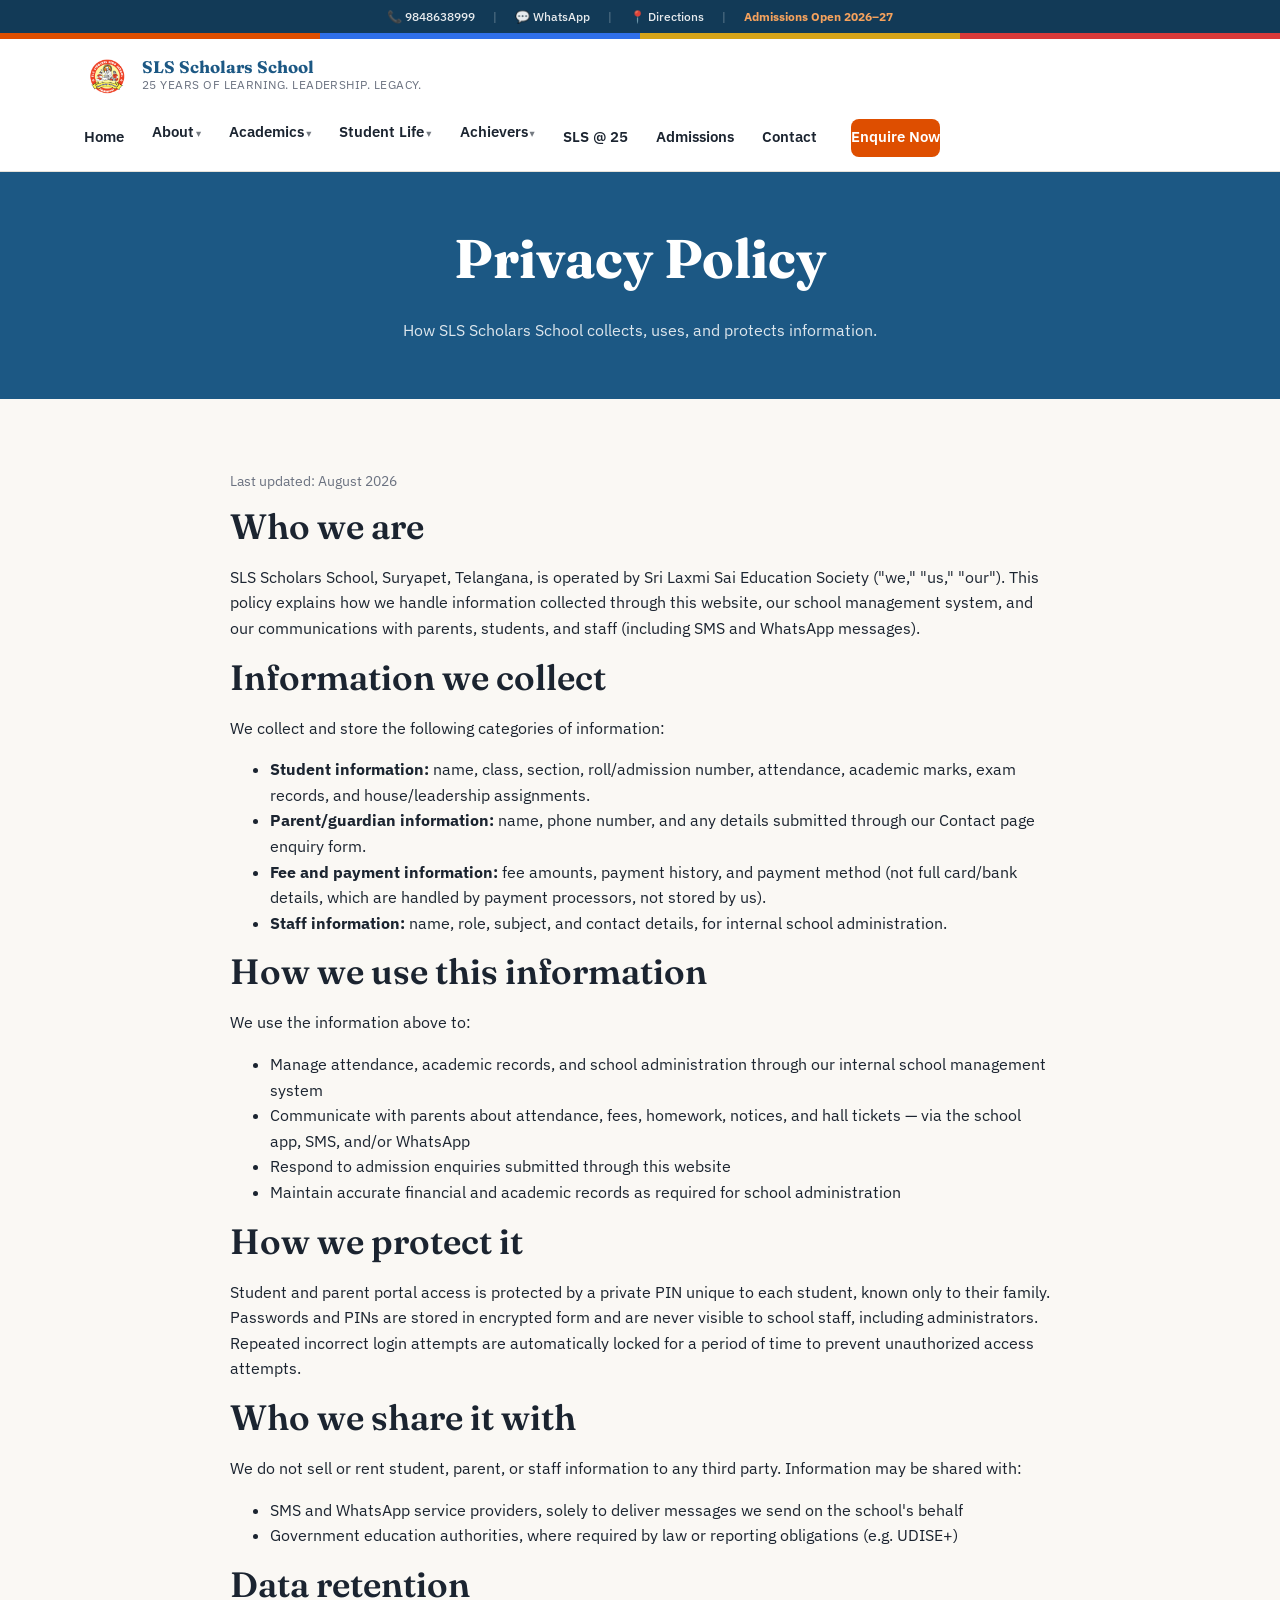
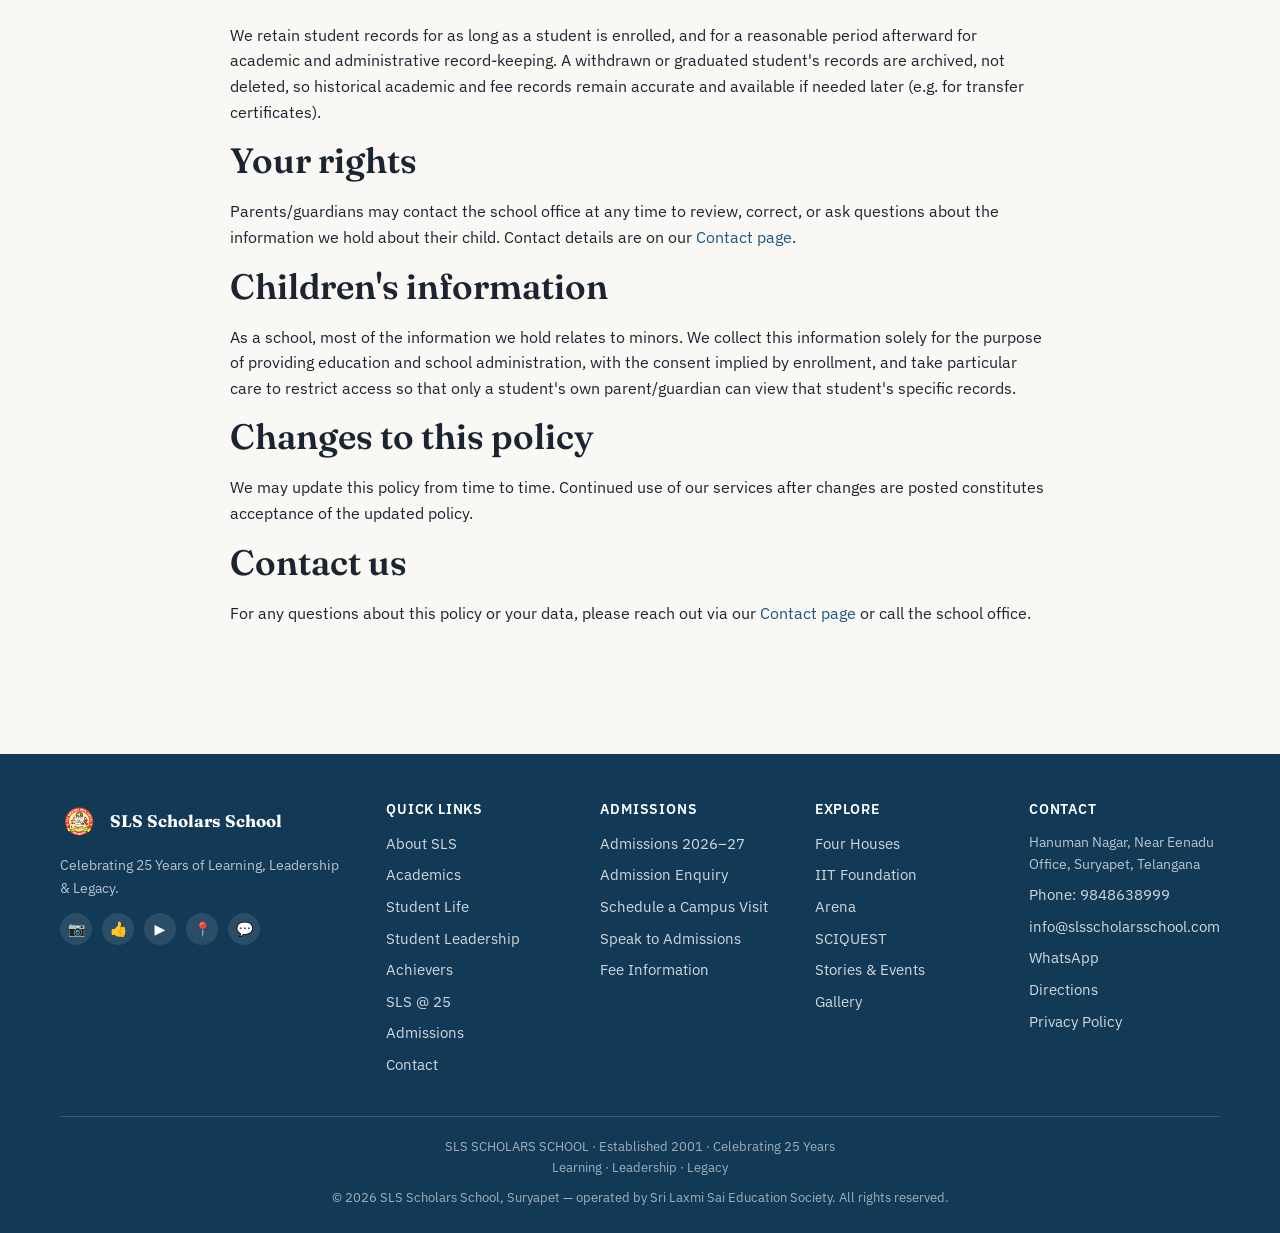
<file: privacy.html>
<!doctype html>
<html lang="en">
<head>
<meta charset="UTF-8">
<meta name="viewport" content="width=device-width, initial-scale=1.0">
<title>Privacy Policy | SLS Scholars School</title>
<link rel="stylesheet" href="style.css">
</head>
<body>

<div class="utility-strip">
  <a href="tel:+919848638999">📞 9848638999</a>
  <span class="sep">|</span>
  <a href="tel:+919848638999">💬 WhatsApp</a>
  <span class="sep">|</span>
  <a href="https://www.google.com/maps/search/?api=1&query=SLS+Scholars+School+Hanuman+Nagar+Near+Eenadu+Office+Suryapet" target="_blank" rel="noopener">📍 Directions</a>
  <span class="sep">|</span>
  <span class="admissions-tag">Admissions Open 2026–27</span>
</div>
<div class="house-stripe"><span class="s1"></span><span class="s2"></span><span class="s3"></span><span class="s4"></span></div>
<header class="site-header">
  <div class="nav-wrap">
    <a class="brand" href="index.html">
      <img src="images/crest.png" alt="SLS Scholars School crest">
      <div class="brand-text">
        <div class="school-name">SLS Scholars School</div>
        <div class="school-tag">25 Years of Learning. Leadership. Legacy.</div>
      </div>
    </a>
    <button class="hamburger-btn" onclick="document.querySelector('.main-nav').classList.add('open')" aria-label="Open menu">☰</button>
    <nav class="main-nav">
      <button class="nav-close-btn" onclick="document.querySelector('.main-nav').classList.remove('open')" aria-label="Close menu">✕</button>
      <a href="index.html" class="no-caret">Home</a>
      <div class="nav-item">
        <a href="about.html">About</a>
        <div class="nav-dropdown">
          <a href="about.html#our-story">Our Story</a>
          <a href="about.html#founder">Founder</a>
          <a href="about.html#principal-message">Principal's Message</a>
          <a href="about.html#vision-mission">Vision &amp; Mission</a>
          <a href="about.html#four-houses">Four Houses</a>
        </div>
      </div>
      <div class="nav-item">
        <a href="academics.html">Academics</a>
        <div class="nav-dropdown">
          <a href="academics.html#academic-journey">Academic Journey</a>
          <a href="academics.html#early-years">Early Years</a>
          <a href="academics.html#primary">Primary</a>
          <a href="academics.html#middle-school">Middle School</a>
          <a href="academics.html#secondary">Secondary</a>
          <a href="academics.html#iit-foundation">IIT Foundation</a>
        </div>
      </div>
      <div class="nav-item">
        <a href="life-at-sls.html">Student Life</a>
        <div class="nav-dropdown">
          <a href="life-at-sls.html">Life at SLS</a>
          <a href="leadership.html">Student Leadership</a>
          <a href="life-at-sls.html#houses">Houses</a>
          <a href="life-at-sls.html#sports">Sports</a>
          <a href="life-at-sls.html#clubs">Clubs</a>
          <a href="life-at-sls.html#competitions">Competitions</a>
          <a href="gallery.html">Stories &amp; Events</a>
        </div>
      </div>
      <div class="nav-item">
        <a href="achievers.html">Achievers</a>
        <div class="nav-dropdown">
          <a href="achievers.html#academic-achievers">Academic Achievers</a>
          <a href="achievers.html#student-achievements">Student Achievements</a>
        </div>
      </div>
      <a href="sls-at-25.html" class="no-caret">SLS @ 25</a>
      <a href="admissions.html" class="no-caret">Admissions</a>
      <a href="contact.html" class="no-caret">Contact</a>
      <a href="admissions.html#admissionForm" class="enquire-btn-nav no-caret">Enquire Now</a>
    </nav>
  </div>
</header>

<div class="page-hero">
  <h1>Privacy Policy</h1>
  <p>How SLS Scholars School collects, uses, and protects information.</p>
</div>

<section>
  <div class="wrap-narrow">
    <p style="color:var(--muted); font-size:0.85rem;">Last updated: August 2026</p>

    <h2>Who we are</h2>
    <p>SLS Scholars School, Suryapet, Telangana, is operated by Sri Laxmi Sai Education Society ("we," "us," "our"). This policy explains how we handle information collected through this website, our school management system, and our communications with parents, students, and staff (including SMS and WhatsApp messages).</p>

    <h2>Information we collect</h2>
    <p>We collect and store the following categories of information:</p>
    <ul style="color:var(--ink);">
      <li><strong>Student information:</strong> name, class, section, roll/admission number, attendance, academic marks, exam records, and house/leadership assignments.</li>
      <li><strong>Parent/guardian information:</strong> name, phone number, and any details submitted through our Contact page enquiry form.</li>
      <li><strong>Fee and payment information:</strong> fee amounts, payment history, and payment method (not full card/bank details, which are handled by payment processors, not stored by us).</li>
      <li><strong>Staff information:</strong> name, role, subject, and contact details, for internal school administration.</li>
    </ul>

    <h2>How we use this information</h2>
    <p>We use the information above to:</p>
    <ul style="color:var(--ink);">
      <li>Manage attendance, academic records, and school administration through our internal school management system</li>
      <li>Communicate with parents about attendance, fees, homework, notices, and hall tickets — via the school app, SMS, and/or WhatsApp</li>
      <li>Respond to admission enquiries submitted through this website</li>
      <li>Maintain accurate financial and academic records as required for school administration</li>
    </ul>

    <h2>How we protect it</h2>
    <p>Student and parent portal access is protected by a private PIN unique to each student, known only to their family. Passwords and PINs are stored in encrypted form and are never visible to school staff, including administrators. Repeated incorrect login attempts are automatically locked for a period of time to prevent unauthorized access attempts.</p>

    <h2>Who we share it with</h2>
    <p>We do not sell or rent student, parent, or staff information to any third party. Information may be shared with:</p>
    <ul style="color:var(--ink);">
      <li>SMS and WhatsApp service providers, solely to deliver messages we send on the school's behalf</li>
      <li>Government education authorities, where required by law or reporting obligations (e.g. UDISE+)</li>
    </ul>

    <h2>Data retention</h2>
    <p>We retain student records for as long as a student is enrolled, and for a reasonable period afterward for academic and administrative record-keeping. A withdrawn or graduated student's records are archived, not deleted, so historical academic and fee records remain accurate and available if needed later (e.g. for transfer certificates).</p>

    <h2>Your rights</h2>
    <p>Parents/guardians may contact the school office at any time to review, correct, or ask questions about the information we hold about their child. Contact details are on our <a href="contact.html">Contact page</a>.</p>

    <h2>Children's information</h2>
    <p>As a school, most of the information we hold relates to minors. We collect this information solely for the purpose of providing education and school administration, with the consent implied by enrollment, and take particular care to restrict access so that only a student's own parent/guardian can view that student's specific records.</p>

    <h2>Changes to this policy</h2>
    <p>We may update this policy from time to time. Continued use of our services after changes are posted constitutes acceptance of the updated policy.</p>

    <h2>Contact us</h2>
    <p>For any questions about this policy or your data, please reach out via our <a href="contact.html">Contact page</a> or call the school office.</p>
  </div>
</section>

<footer class="site-footer">
  <div class="footer-wrap">
    <div>
      <div class="brand" style="margin-bottom:14px;">
        <img src="images/crest.png" alt="crest" style="width:38px;height:38px;">
        <div class="brand-text"><div class="school-name" style="color:#fff;">SLS Scholars School</div></div>
      </div>
      <p style="color:rgba(255,255,255,0.7); font-size:0.88rem; max-width:280px;">Celebrating 25 Years of Learning, Leadership &amp; Legacy.</p>
      <div class="social-row">
        <a href="#" aria-label="Instagram" target="_blank" rel="noopener">📷</a>
        <a href="#" aria-label="Facebook" target="_blank" rel="noopener">👍</a>
        <a href="#" aria-label="YouTube" target="_blank" rel="noopener">▶</a>
        <a href="https://www.google.com/maps/search/?api=1&query=SLS+Scholars+School+Hanuman+Nagar+Near+Eenadu+Office+Suryapet" aria-label="Directions" target="_blank" rel="noopener">📍</a>
        <a href="tel:+919848638999" aria-label="WhatsApp">💬</a>
      </div>
    </div>
    <div>
      <h4>Quick Links</h4>
      <a href="about.html">About SLS</a>
      <a href="academics.html">Academics</a>
      <a href="life-at-sls.html">Student Life</a>
      <a href="leadership.html">Student Leadership</a>
      <a href="achievers.html">Achievers</a>
      <a href="sls-at-25.html">SLS @ 25</a>
      <a href="admissions.html">Admissions</a>
      <a href="contact.html">Contact</a>
    </div>
    <div>
      <h4>Admissions</h4>
      <a href="admissions.html">Admissions 2026–27</a>
      <a href="admissions.html#admissionForm">Admission Enquiry</a>
      <a href="contact.html">Schedule a Campus Visit</a>
      <a href="tel:+919848638999">Speak to Admissions</a>
      <a href="admissions.html">Fee Information</a>
    </div>
    <div>
      <h4>Explore</h4>
      <a href="life-at-sls.html#houses">Four Houses</a>
      <a href="academics.html#iit-foundation">IIT Foundation</a>
      <a href="life-at-sls.html#sports">Arena</a>
      <a href="life-at-sls.html#competitions">SCIQUEST</a>
      <a href="gallery.html">Stories &amp; Events</a>
      <a href="gallery.html">Gallery</a>
    </div>
    <div>
      <h4>Contact</h4>
      <p style="color:rgba(255,255,255,0.7); font-size:0.85rem; margin:0 0 8px;">Hanuman Nagar, Near Eenadu Office, Suryapet, Telangana</p>
      <a href="tel:+919848638999">Phone: 9848638999</a>
      <a href="mailto:info@slsscholarsschool.com">info@slsscholarsschool.com</a>
      <a href="tel:+919848638999">WhatsApp</a>
      <a href="https://www.google.com/maps/search/?api=1&query=SLS+Scholars+School+Hanuman+Nagar+Near+Eenadu+Office+Suryapet" target="_blank" rel="noopener">Directions</a>
      <a href="privacy.html">Privacy Policy</a>
    </div>
  </div>
  <div class="footer-bottom" style="text-align:center;">
    <div style="margin-bottom:10px;">SLS SCHOLARS SCHOOL · Established 2001 · Celebrating 25 Years<br>Learning · Leadership · Legacy</div>
    © 2026 SLS Scholars School, Suryapet — operated by Sri Laxmi Sai Education Society. All rights reserved.
  </div>
</footer>

<div class="mobile-cta-bar">
  <a href="tel:+919848638999">📞<br>Call</a>
  <a href="tel:+919848638999">💬<br>WhatsApp</a>
  <a href="admissions.html#admissionForm">🎓<br>Enquire</a>
</div>

</body>
</html>
</file>
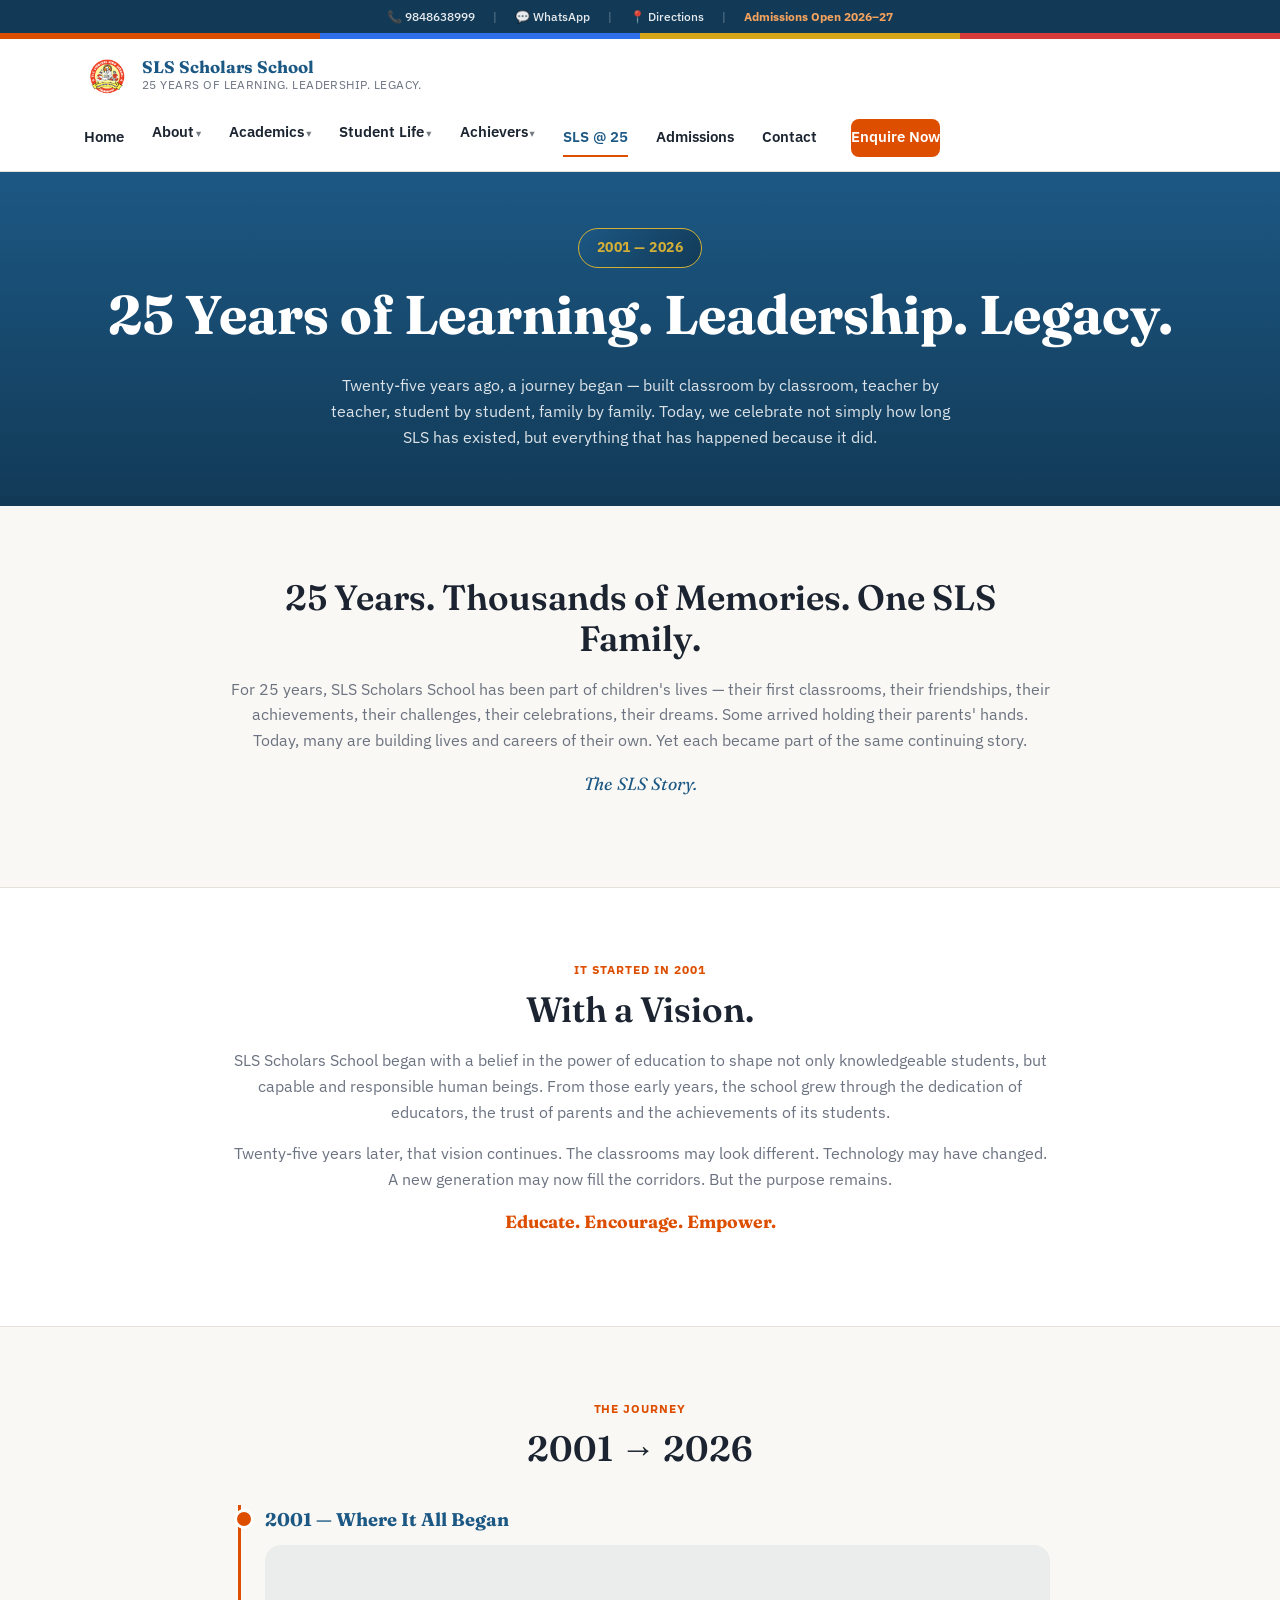
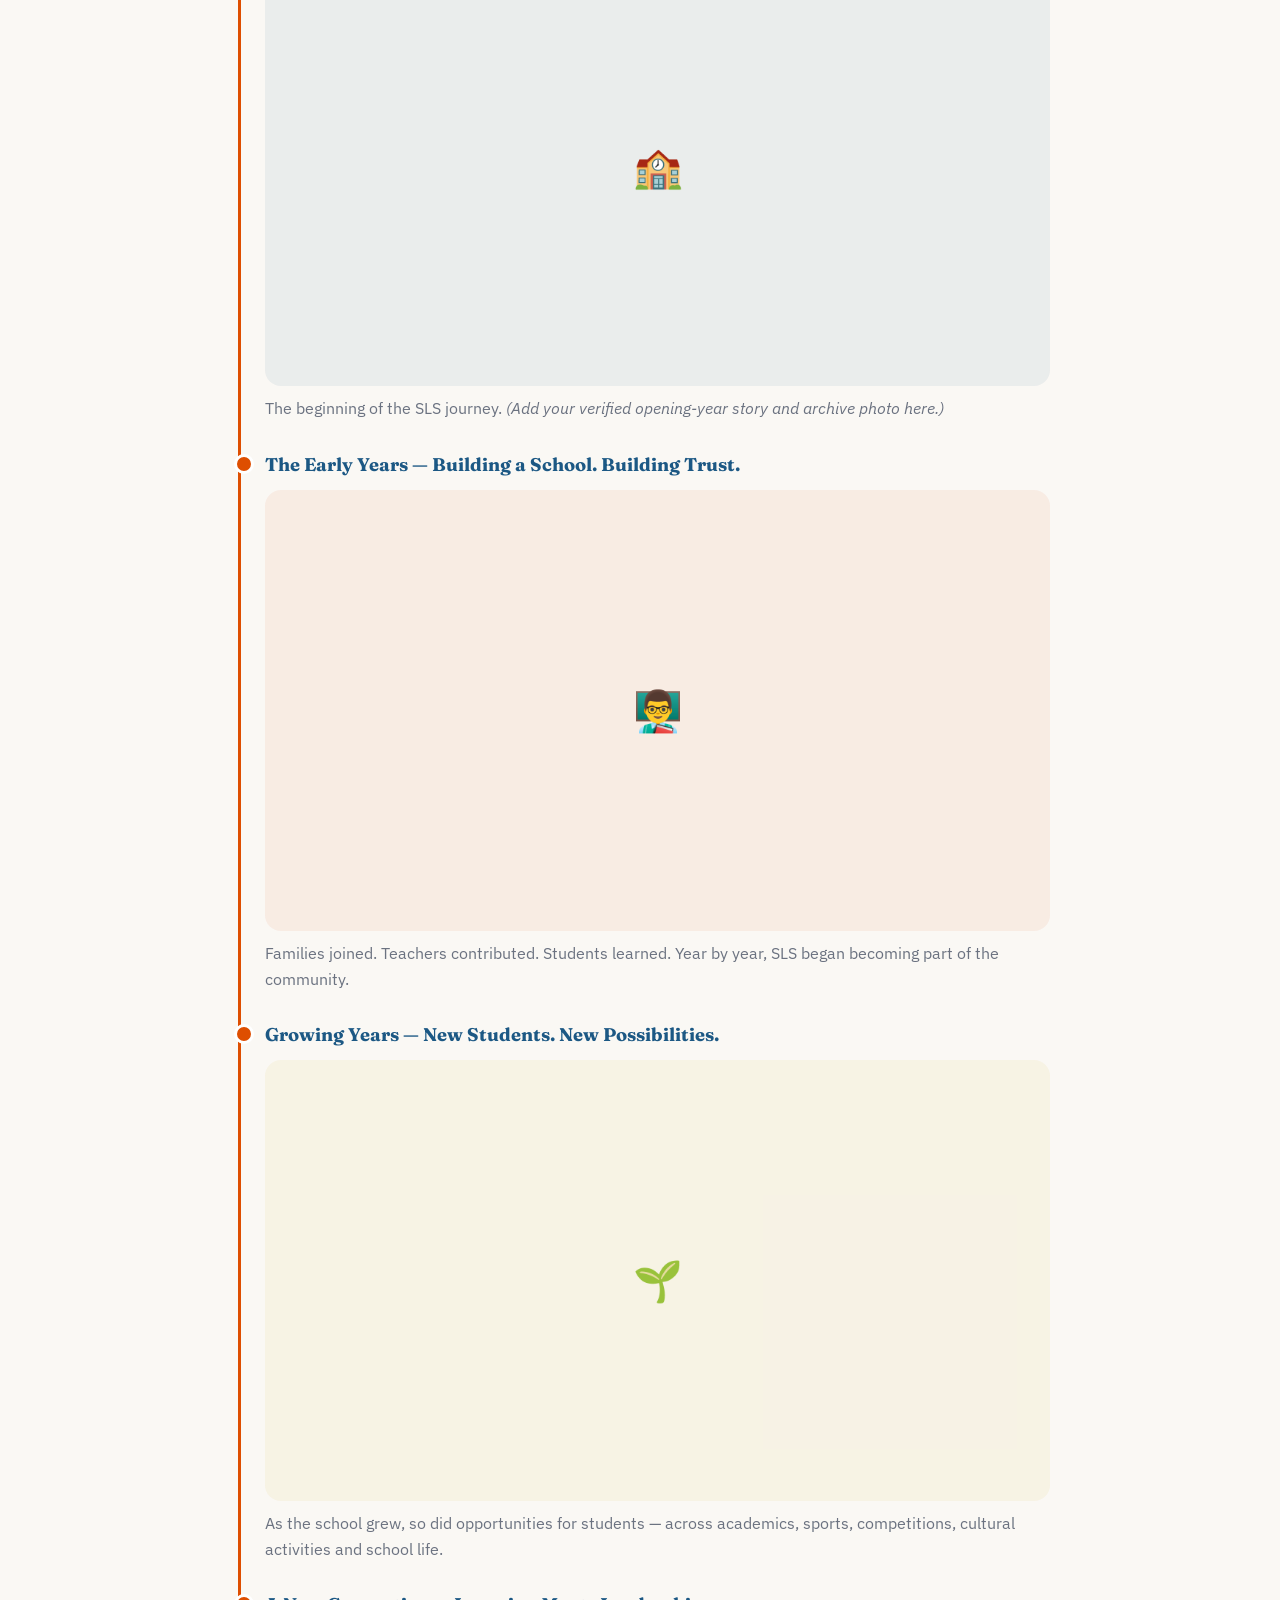
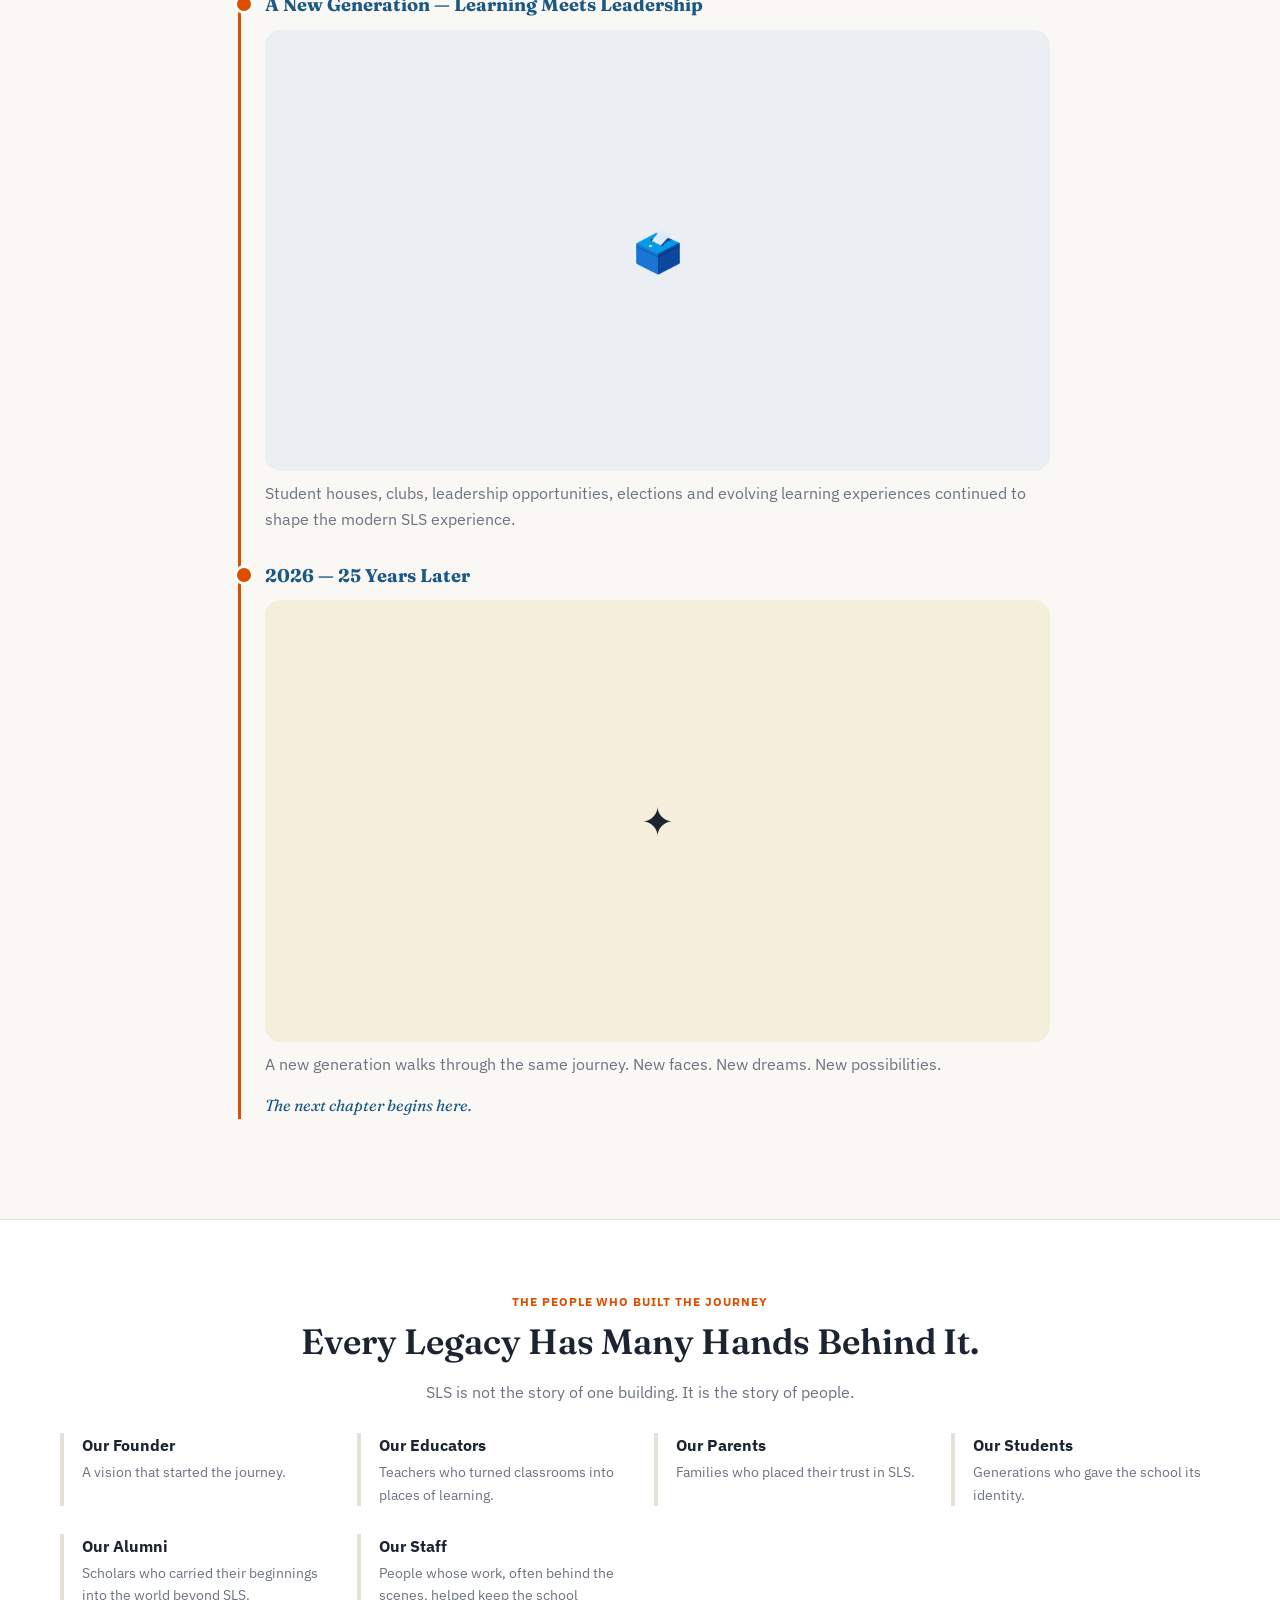
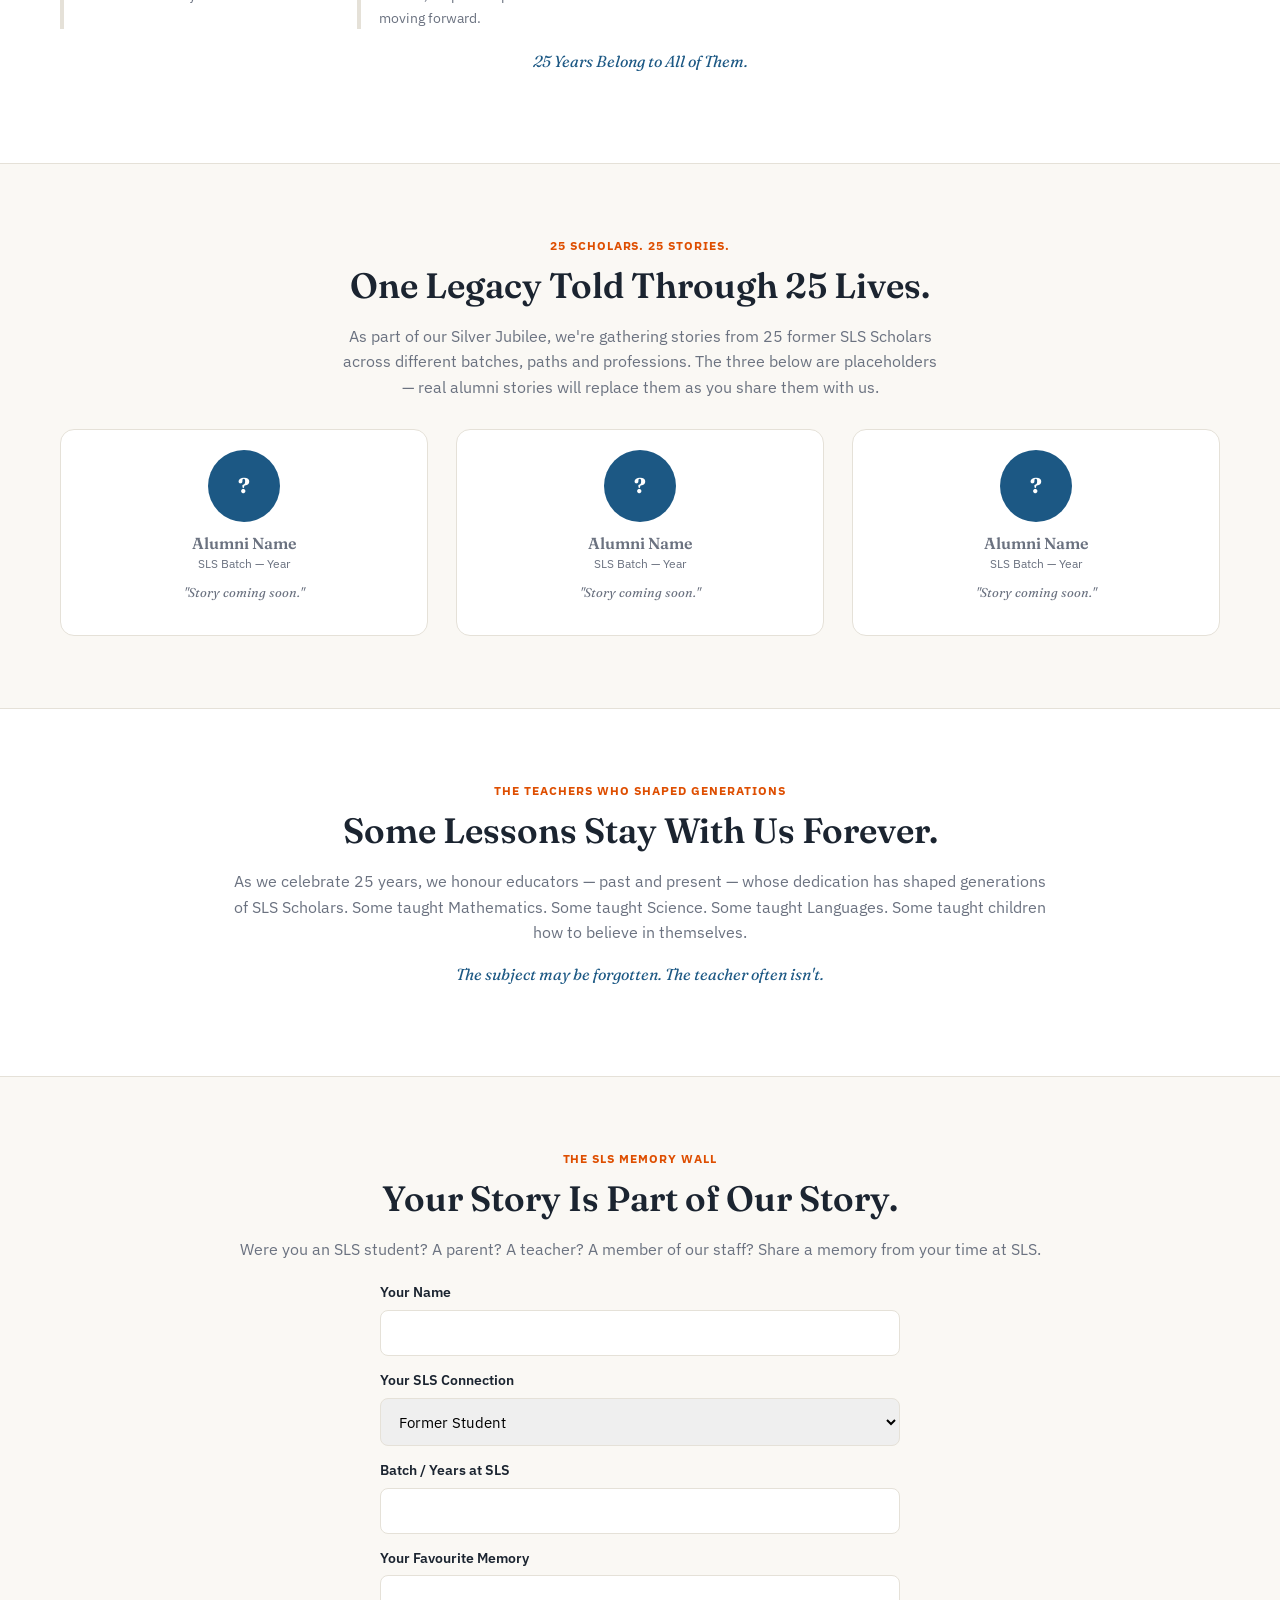
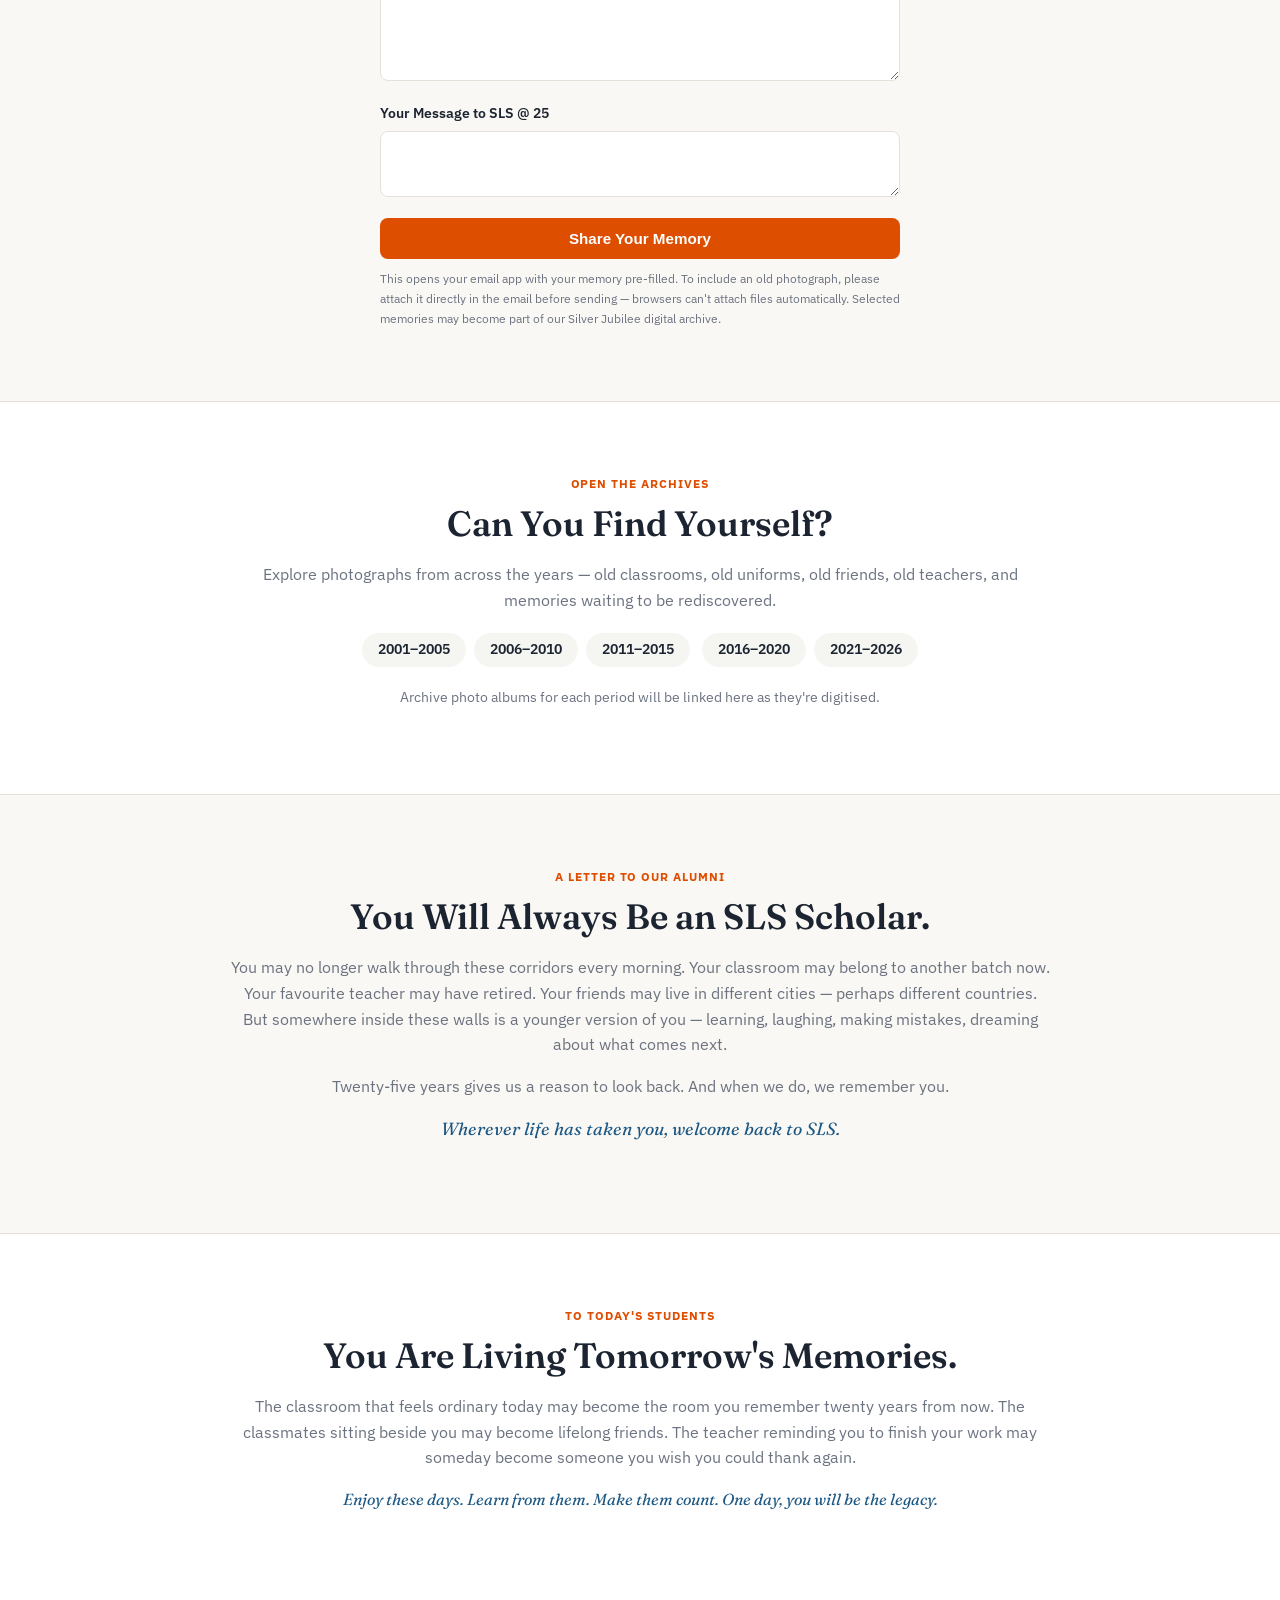
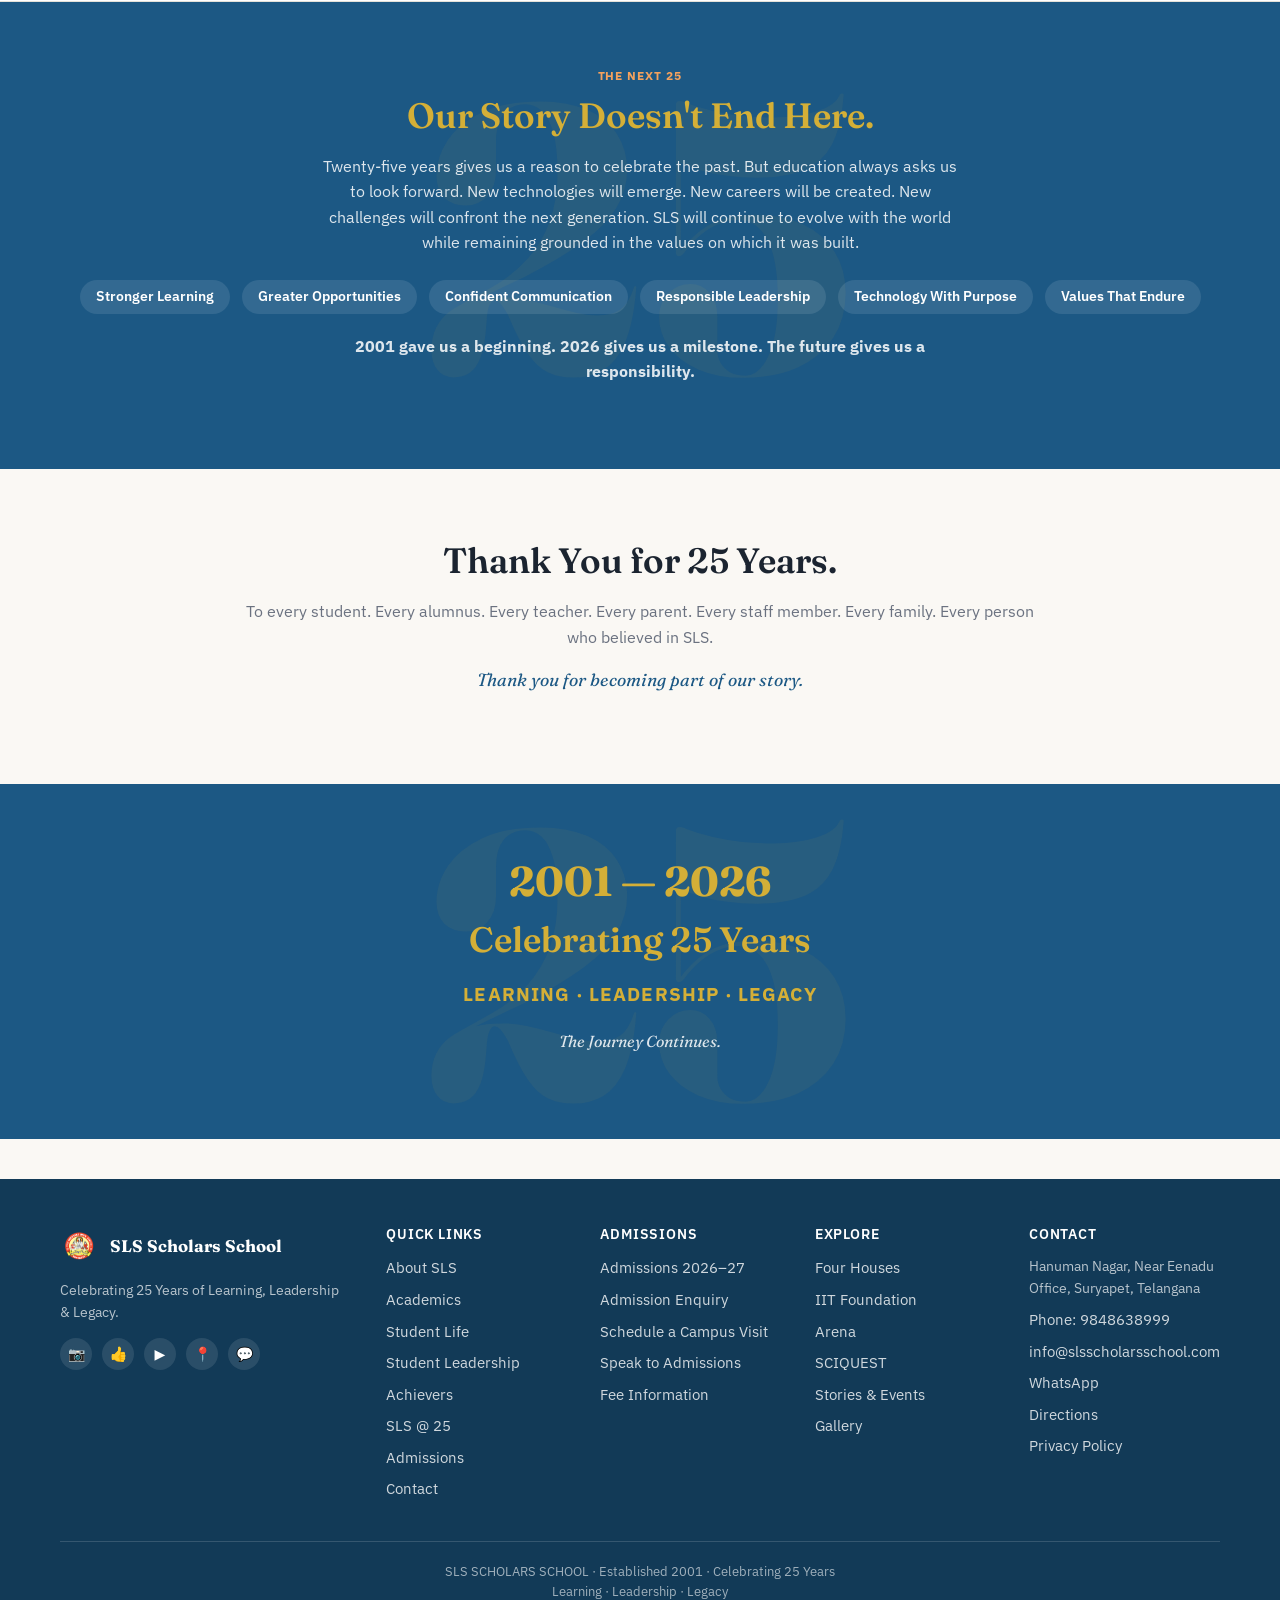
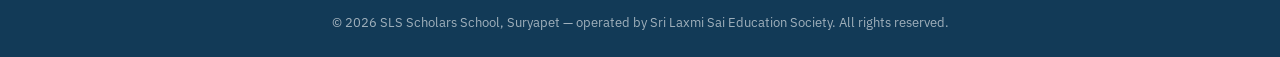
<file: sls-at-25.html>
<!doctype html>
<html lang="en">
<head>
<meta charset="UTF-8">
<meta name="viewport" content="width=device-width, initial-scale=1.0">
<title>SLS @ 25 | Silver Jubilee | SLS Scholars School</title>
<meta name="description" content="25 Years of Learning, Leadership & Legacy — celebrating the Silver Jubilee of SLS Scholars School, 2001-2026.">
<link rel="stylesheet" href="style.css">
</head>
<body>

<div class="utility-strip">
  <a href="tel:+919848638999">📞 9848638999</a>
  <span class="sep">|</span>
  <a href="tel:+919848638999">💬 WhatsApp</a>
  <span class="sep">|</span>
  <a href="https://www.google.com/maps/search/?api=1&query=SLS+Scholars+School+Hanuman+Nagar+Near+Eenadu+Office+Suryapet" target="_blank" rel="noopener">📍 Directions</a>
  <span class="sep">|</span>
  <span class="admissions-tag">Admissions Open 2026–27</span>
</div>
<div class="house-stripe"><span class="s1"></span><span class="s2"></span><span class="s3"></span><span class="s4"></span></div>
<header class="site-header">
  <div class="nav-wrap">
    <a class="brand" href="index.html">
      <img src="images/crest.png" alt="SLS Scholars School crest">
      <div class="brand-text">
        <div class="school-name">SLS Scholars School</div>
        <div class="school-tag">25 Years of Learning. Leadership. Legacy.</div>
      </div>
    </a>
    <button class="hamburger-btn" onclick="document.querySelector('.main-nav').classList.add('open')" aria-label="Open menu">☰</button>
    <nav class="main-nav">
      <button class="nav-close-btn" onclick="document.querySelector('.main-nav').classList.remove('open')" aria-label="Close menu">✕</button>
      <a href="index.html" class="no-caret">Home</a>
      <div class="nav-item">
        <a href="about.html">About</a>
        <div class="nav-dropdown">
          <a href="about.html#our-story">Our Story</a>
          <a href="about.html#founder">Founder</a>
          <a href="about.html#principal-message">Principal's Message</a>
          <a href="about.html#vision-mission">Vision &amp; Mission</a>
          <a href="about.html#four-houses">Four Houses</a>
        </div>
      </div>
      <div class="nav-item">
        <a href="academics.html">Academics</a>
        <div class="nav-dropdown">
          <a href="academics.html#academic-journey">Academic Journey</a>
          <a href="academics.html#early-years">Early Years</a>
          <a href="academics.html#primary">Primary</a>
          <a href="academics.html#middle-school">Middle School</a>
          <a href="academics.html#secondary">Secondary</a>
          <a href="academics.html#iit-foundation">IIT Foundation</a>
        </div>
      </div>
      <div class="nav-item">
        <a href="life-at-sls.html">Student Life</a>
        <div class="nav-dropdown">
          <a href="life-at-sls.html">Life at SLS</a>
          <a href="leadership.html">Student Leadership</a>
          <a href="life-at-sls.html#houses">Houses</a>
          <a href="life-at-sls.html#sports">Sports</a>
          <a href="life-at-sls.html#clubs">Clubs</a>
          <a href="life-at-sls.html#competitions">Competitions</a>
          <a href="gallery.html">Stories &amp; Events</a>
        </div>
      </div>
      <div class="nav-item">
        <a href="achievers.html">Achievers</a>
        <div class="nav-dropdown">
          <a href="achievers.html#academic-achievers">Academic Achievers</a>
          <a href="achievers.html#student-achievements">Student Achievements</a>
        </div>
      </div>
      <a href="sls-at-25.html" class="no-caret active">SLS @ 25</a>
      <a href="admissions.html" class="no-caret">Admissions</a>
      <a href="contact.html" class="no-caret">Contact</a>
      <a href="admissions.html#admissionForm" class="enquire-btn-nav no-caret">Enquire Now</a>
    </nav>
  </div>
</header>

<div class="page-hero" style="background:linear-gradient(180deg, var(--navy), #123A57);">
  <span class="jubilee-badge" style="margin-bottom:16px;">2001 — 2026</span>
  <h1 style="color:#fff;">25 Years of Learning. Leadership. Legacy.</h1>
  <p style="color:rgba(255,255,255,0.85); max-width:640px;">Twenty-five years ago, a journey began — built classroom by classroom, teacher by teacher, student by student, family by family. Today, we celebrate not simply how long SLS has existed, but everything that has happened because it did.</p>
</div>

<section>
  <div class="wrap-narrow" style="text-align:center;">
    <h2>25 Years. Thousands of Memories. One SLS Family.</h2>
    <p style="color:var(--muted);">For 25 years, SLS Scholars School has been part of children's lives — their first classrooms, their friendships, their achievements, their challenges, their celebrations, their dreams. Some arrived holding their parents' hands. Today, many are building lives and careers of their own. Yet each became part of the same continuing story.</p>
    <p style="font-family:'Fraunces',serif; font-style:italic; color:var(--navy); font-size:1.1rem;">The SLS Story.</p>
  </div>
</section>

<section style="background:#fff; border-top:1px solid var(--line); border-bottom:1px solid var(--line);">
  <div class="wrap-narrow" style="text-align:center;">
    <span class="eyebrow">It Started in 2001</span>
    <h2>With a Vision.</h2>
    <p style="color:var(--muted);">SLS Scholars School began with a belief in the power of education to shape not only knowledgeable students, but capable and responsible human beings. From those early years, the school grew through the dedication of educators, the trust of parents and the achievements of its students.</p>
    <p style="color:var(--muted);">Twenty-five years later, that vision continues. The classrooms may look different. Technology may have changed. A new generation may now fill the corridors. But the purpose remains.</p>
    <p style="font-family:'Fraunces',serif; font-weight:700; color:var(--orange); font-size:1.1rem;">Educate. Encourage. Empower.</p>
  </div>
</section>

<section>
  <div class="wrap-narrow">
    <span class="eyebrow" style="text-align:center; display:block;">The Journey</span>
    <h2 style="text-align:center; margin-bottom:36px;">2001 → 2026</h2>
    <div class="timeline">
      <div class="timeline-item">
        <div class="year">2001 — Where It All Began</div>
        <div class="full-photo-block" style="background:#1C588412; margin:10px 0;">🏫</div>
        <p style="color:var(--muted);">The beginning of the SLS journey. <em>(Add your verified opening-year story and archive photo here.)</em></p>
      </div>
      <div class="timeline-item">
        <div class="year">The Early Years — Building a School. Building Trust.</div>
        <div class="full-photo-block" style="background:#DE4E0012; margin:10px 0;">👨‍🏫</div>
        <p style="color:var(--muted);">Families joined. Teachers contributed. Students learned. Year by year, SLS began becoming part of the community.</p>
      </div>
      <div class="timeline-item">
        <div class="year">Growing Years — New Students. New Possibilities.</div>
        <div class="full-photo-block" style="background:#D6A41912; margin:10px 0;">🌱</div>
        <p style="color:var(--muted);">As the school grew, so did opportunities for students — across academics, sports, competitions, cultural activities and school life.</p>
      </div>
      <div class="timeline-item">
        <div class="year">A New Generation — Learning Meets Leadership</div>
        <div class="full-photo-block" style="background:#2F6FE812; margin:10px 0;">🗳️</div>
        <p style="color:var(--muted);">Student houses, clubs, leadership opportunities, elections and evolving learning experiences continued to shape the modern SLS experience.</p>
      </div>
      <div class="timeline-item">
        <div class="year">2026 — 25 Years Later</div>
        <div class="full-photo-block" style="background:#D4AF3722; margin:10px 0;">✦</div>
        <p style="color:var(--muted);">A new generation walks through the same journey. New faces. New dreams. New possibilities.</p>
        <p style="font-family:'Fraunces',serif; font-style:italic; color:var(--navy);">The next chapter begins here.</p>
      </div>
    </div>
  </div>
</section>

<section style="background:#fff; border-top:1px solid var(--line); border-bottom:1px solid var(--line);">
  <div class="wrap">
    <span class="eyebrow" style="text-align:center; display:block;">The People Who Built the Journey</span>
    <h2 style="text-align:center;">Every Legacy Has Many Hands Behind It.</h2>
    <p style="text-align:center; color:var(--muted); max-width:560px; margin:0 auto 28px;">SLS is not the story of one building. It is the story of people.</p>
    <div class="grid grid-3">
      <div class="value-block"><strong>Our Founder</strong><p style="color:var(--muted); font-size:0.88rem; margin:2px 0 0;">A vision that started the journey.</p></div>
      <div class="value-block"><strong>Our Educators</strong><p style="color:var(--muted); font-size:0.88rem; margin:2px 0 0;">Teachers who turned classrooms into places of learning.</p></div>
      <div class="value-block"><strong>Our Parents</strong><p style="color:var(--muted); font-size:0.88rem; margin:2px 0 0;">Families who placed their trust in SLS.</p></div>
      <div class="value-block"><strong>Our Students</strong><p style="color:var(--muted); font-size:0.88rem; margin:2px 0 0;">Generations who gave the school its identity.</p></div>
      <div class="value-block"><strong>Our Alumni</strong><p style="color:var(--muted); font-size:0.88rem; margin:2px 0 0;">Scholars who carried their beginnings into the world beyond SLS.</p></div>
      <div class="value-block"><strong>Our Staff</strong><p style="color:var(--muted); font-size:0.88rem; margin:2px 0 0;">People whose work, often behind the scenes, helped keep the school moving forward.</p></div>
    </div>
    <p style="text-align:center; font-family:'Fraunces',serif; font-style:italic; color:var(--navy); margin-top:20px;">25 Years Belong to All of Them.</p>
  </div>
</section>

<section>
  <div class="wrap">
    <span class="eyebrow" style="text-align:center; display:block;">25 Scholars. 25 Stories.</span>
    <h2 style="text-align:center;">One Legacy Told Through 25 Lives.</h2>
    <p style="text-align:center; color:var(--muted); max-width:600px; margin:0 auto 28px;">As part of our Silver Jubilee, we're gathering stories from 25 former SLS Scholars across different batches, paths and professions. The three below are placeholders — real alumni stories will replace them as you share them with us.</p>
    <div class="grid grid-3">
      <div class="cabinet-card">
        <div class="person-avatar" style="background:var(--navy);">?</div>
        <h3 style="font-size:1rem; margin:4px 0 0; color:var(--muted);">Alumni Name</h3>
        <p style="font-size:0.78rem; color:var(--muted); margin:2px 0 8px;">SLS Batch — Year</p>
        <p class="quote" style="font-size:0.8rem;">"Story coming soon."</p>
      </div>
      <div class="cabinet-card">
        <div class="person-avatar" style="background:var(--navy);">?</div>
        <h3 style="font-size:1rem; margin:4px 0 0; color:var(--muted);">Alumni Name</h3>
        <p style="font-size:0.78rem; color:var(--muted); margin:2px 0 8px;">SLS Batch — Year</p>
        <p class="quote" style="font-size:0.8rem;">"Story coming soon."</p>
      </div>
      <div class="cabinet-card">
        <div class="person-avatar" style="background:var(--navy);">?</div>
        <h3 style="font-size:1rem; margin:4px 0 0; color:var(--muted);">Alumni Name</h3>
        <p style="font-size:0.78rem; color:var(--muted); margin:2px 0 8px;">SLS Batch — Year</p>
        <p class="quote" style="font-size:0.8rem;">"Story coming soon."</p>
      </div>
    </div>
  </div>
</section>

<section style="background:#fff; border-top:1px solid var(--line); border-bottom:1px solid var(--line);">
  <div class="wrap-narrow" style="text-align:center;">
    <span class="eyebrow">The Teachers Who Shaped Generations</span>
    <h2>Some Lessons Stay With Us Forever.</h2>
    <p style="color:var(--muted);">As we celebrate 25 years, we honour educators — past and present — whose dedication has shaped generations of SLS Scholars. Some taught Mathematics. Some taught Science. Some taught Languages. Some taught children how to believe in themselves.</p>
    <p style="font-family:'Fraunces',serif; font-style:italic; color:var(--navy);">The subject may be forgotten. The teacher often isn't.</p>
  </div>
</section>

<section>
  <div class="wrap-narrow">
    <span class="eyebrow" style="text-align:center; display:block;">The SLS Memory Wall</span>
    <h2 style="text-align:center;">Your Story Is Part of Our Story.</h2>
    <p style="text-align:center; color:var(--muted);">Were you an SLS student? A parent? A teacher? A member of our staff? Share a memory from your time at SLS.</p>
    <form class="contact-form" id="memoryForm" style="max-width:520px; margin:20px auto 0;">
      <label for="memName">Your Name</label>
      <input type="text" id="memName" required>
      <label for="memConnection">Your SLS Connection</label>
      <select id="memConnection" style="width:100%; padding:12px 14px; border:1px solid var(--line); border-radius:8px; font-family:inherit; font-size:0.95rem; margin-bottom:14px;">
        <option>Former Student</option><option>Current Student</option><option>Parent</option>
        <option>Teacher</option><option>Former Teacher</option><option>Staff</option>
      </select>
      <label for="memBatch">Batch / Years at SLS</label>
      <input type="text" id="memBatch">
      <label for="memMemory">Your Favourite Memory</label>
      <textarea id="memMemory" rows="4" required></textarea>
      <label for="memMessage">Your Message to SLS @ 25</label>
      <textarea id="memMessage" rows="2"></textarea>
      <button type="submit" class="btn btn-primary" style="width:100%;">Share Your Memory</button>
      <p style="font-size:0.78rem; color:var(--muted); margin-top:10px; margin-bottom:0;">This opens your email app with your memory pre-filled. To include an old photograph, please attach it directly in the email before sending — browsers can't attach files automatically. Selected memories may become part of our Silver Jubilee digital archive.</p>
    </form>
  </div>
</section>

<section style="background:#fff; border-top:1px solid var(--line); border-bottom:1px solid var(--line);">
  <div class="wrap-narrow" style="text-align:center;">
    <span class="eyebrow">Open the Archives</span>
    <h2>Can You Find Yourself?</h2>
    <p style="color:var(--muted);">Explore photographs from across the years — old classrooms, old uniforms, old friends, old teachers, and memories waiting to be rediscovered.</p>
    <div style="margin:16px 0;">
      <span class="stat-pill">2001–2005</span><span class="stat-pill">2006–2010</span><span class="stat-pill">2011–2015</span>
      <span class="stat-pill">2016–2020</span><span class="stat-pill">2021–2026</span>
    </div>
    <p style="font-size:0.85rem; color:var(--muted);">Archive photo albums for each period will be linked here as they're digitised.</p>
  </div>
</section>

<section>
  <div class="wrap-narrow" style="text-align:center;">
    <span class="eyebrow">A Letter to Our Alumni</span>
    <h2>You Will Always Be an SLS Scholar.</h2>
    <p style="color:var(--muted);">You may no longer walk through these corridors every morning. Your classroom may belong to another batch now. Your favourite teacher may have retired. Your friends may live in different cities — perhaps different countries. But somewhere inside these walls is a younger version of you — learning, laughing, making mistakes, dreaming about what comes next.</p>
    <p style="color:var(--muted);">Twenty-five years gives us a reason to look back. And when we do, we remember you.</p>
    <p style="font-family:'Fraunces',serif; font-style:italic; font-size:1.1rem; color:var(--navy);">Wherever life has taken you, welcome back to SLS.</p>
  </div>
</section>

<section style="background:#fff; border-top:1px solid var(--line); border-bottom:1px solid var(--line);">
  <div class="wrap-narrow" style="text-align:center;">
    <span class="eyebrow">To Today's Students</span>
    <h2>You Are Living Tomorrow's Memories.</h2>
    <p style="color:var(--muted);">The classroom that feels ordinary today may become the room you remember twenty years from now. The classmates sitting beside you may become lifelong friends. The teacher reminding you to finish your work may someday become someone you wish you could thank again.</p>
    <p style="font-family:'Fraunces',serif; font-style:italic; color:var(--navy);">Enjoy these days. Learn from them. Make them count. One day, you will be the legacy.</p>
  </div>
</section>

<section class="jubilee-section">
  <span class="eyebrow" style="color:#F5A25D;">The Next 25</span>
  <h2>Our Story Doesn't End Here.</h2>
  <p>Twenty-five years gives us a reason to celebrate the past. But education always asks us to look forward. New technologies will emerge. New careers will be created. New challenges will confront the next generation. SLS will continue to evolve with the world while remaining grounded in the values on which it was built.</p>
  <div style="margin:16px 0;">
    <span class="stat-pill" style="background:rgba(255,255,255,0.1); color:#fff;">Stronger Learning</span>
    <span class="stat-pill" style="background:rgba(255,255,255,0.1); color:#fff;">Greater Opportunities</span>
    <span class="stat-pill" style="background:rgba(255,255,255,0.1); color:#fff;">Confident Communication</span>
    <span class="stat-pill" style="background:rgba(255,255,255,0.1); color:#fff;">Responsible Leadership</span>
    <span class="stat-pill" style="background:rgba(255,255,255,0.1); color:#fff;">Technology With Purpose</span>
    <span class="stat-pill" style="background:rgba(255,255,255,0.1); color:#fff;">Values That Endure</span>
  </div>
  <p style="font-weight:700;">2001 gave us a beginning. 2026 gives us a milestone. The future gives us a responsibility.</p>
</section>

<section>
  <div class="wrap-narrow" style="text-align:center;">
    <h2>Thank You for 25 Years.</h2>
    <p style="color:var(--muted);">To every student. Every alumnus. Every teacher. Every parent. Every staff member. Every family. Every person who believed in SLS.</p>
    <p style="font-family:'Fraunces',serif; font-style:italic; font-size:1.1rem; color:var(--navy);">Thank you for becoming part of our story.</p>
  </div>
</section>

<section class="jubilee-section">
  <div class="jubilee-years">2001 — 2026</div>
  <h2>Celebrating 25 Years</h2>
  <p style="font-weight:700; letter-spacing:0.06em; color:#D4AF37; font-size:1.2rem;">LEARNING · LEADERSHIP · LEGACY</p>
  <p style="font-family:'Fraunces',serif; font-style:italic; margin-top:10px;">The Journey Continues.</p>
</section>

<footer class="site-footer">
  <div class="footer-wrap">
    <div>
      <div class="brand" style="margin-bottom:14px;">
        <img src="images/crest.png" alt="crest" style="width:38px;height:38px;">
        <div class="brand-text"><div class="school-name" style="color:#fff;">SLS Scholars School</div></div>
      </div>
      <p style="color:rgba(255,255,255,0.7); font-size:0.88rem; max-width:280px;">Celebrating 25 Years of Learning, Leadership &amp; Legacy.</p>
      <div class="social-row">
        <a href="#" aria-label="Instagram" target="_blank" rel="noopener">📷</a>
        <a href="#" aria-label="Facebook" target="_blank" rel="noopener">👍</a>
        <a href="#" aria-label="YouTube" target="_blank" rel="noopener">▶</a>
        <a href="https://www.google.com/maps/search/?api=1&query=SLS+Scholars+School+Hanuman+Nagar+Near+Eenadu+Office+Suryapet" aria-label="Directions" target="_blank" rel="noopener">📍</a>
        <a href="tel:+919848638999" aria-label="WhatsApp">💬</a>
      </div>
    </div>
    <div>
      <h4>Quick Links</h4>
      <a href="about.html">About SLS</a>
      <a href="academics.html">Academics</a>
      <a href="life-at-sls.html">Student Life</a>
      <a href="leadership.html">Student Leadership</a>
      <a href="achievers.html">Achievers</a>
      <a href="sls-at-25.html">SLS @ 25</a>
      <a href="admissions.html">Admissions</a>
      <a href="contact.html">Contact</a>
    </div>
    <div>
      <h4>Admissions</h4>
      <a href="admissions.html">Admissions 2026–27</a>
      <a href="admissions.html#admissionForm">Admission Enquiry</a>
      <a href="contact.html">Schedule a Campus Visit</a>
      <a href="tel:+919848638999">Speak to Admissions</a>
      <a href="admissions.html">Fee Information</a>
    </div>
    <div>
      <h4>Explore</h4>
      <a href="life-at-sls.html#houses">Four Houses</a>
      <a href="academics.html#iit-foundation">IIT Foundation</a>
      <a href="life-at-sls.html#sports">Arena</a>
      <a href="life-at-sls.html#competitions">SCIQUEST</a>
      <a href="gallery.html">Stories &amp; Events</a>
      <a href="gallery.html">Gallery</a>
    </div>
    <div>
      <h4>Contact</h4>
      <p style="color:rgba(255,255,255,0.7); font-size:0.85rem; margin:0 0 8px;">Hanuman Nagar, Near Eenadu Office, Suryapet, Telangana</p>
      <a href="tel:+919848638999">Phone: 9848638999</a>
      <a href="mailto:info@slsscholarsschool.com">info@slsscholarsschool.com</a>
      <a href="tel:+919848638999">WhatsApp</a>
      <a href="https://www.google.com/maps/search/?api=1&query=SLS+Scholars+School+Hanuman+Nagar+Near+Eenadu+Office+Suryapet" target="_blank" rel="noopener">Directions</a>
      <a href="privacy.html">Privacy Policy</a>
    </div>
  </div>
  <div class="footer-bottom" style="text-align:center;">
    <div style="margin-bottom:10px;">SLS SCHOLARS SCHOOL · Established 2001 · Celebrating 25 Years<br>Learning · Leadership · Legacy</div>
    © 2026 SLS Scholars School, Suryapet — operated by Sri Laxmi Sai Education Society. All rights reserved.
  </div>
</footer>

<script>
document.getElementById('memoryForm').addEventListener('submit', function(e) {
  e.preventDefault();
  const name = document.getElementById('memName').value;
  const connection = document.getElementById('memConnection').value;
  const batch = document.getElementById('memBatch').value;
  const memory = document.getElementById('memMemory').value;
  const message = document.getElementById('memMessage').value;
  const body = `Name: ${name}%0AConnection: ${connection}%0ABatch/Years: ${batch}%0A%0AFavourite Memory:%0A${memory}%0A%0AMessage to SLS @ 25:%0A${message}`;
  window.location.href = `mailto:info@slsscholarsschool.com?subject=SLS Memory Wall Submission&body=${body}`;
});
</script>

<div class="mobile-cta-bar">
  <a href="tel:+919848638999">📞<br>Call</a>
  <a href="tel:+919848638999">💬<br>WhatsApp</a>
  <a href="admissions.html#admissionForm">🎓<br>Enquire</a>
</div>

</body>
</html>
</file>
<file: style.css>
@import url('https://fonts.googleapis.com/css2?family=Fraunces:opsz,wght@9..144,500;9..144,600;9..144,700&family=IBM+Plex+Sans:wght@400;500;600;700&display=swap');

:root {
  --navy: #1C5884;
  --navy-dark: #123A57;
  --orange: #DE4E00;
  --paper: #FAF8F4;
  --ink: #1B2430;
  --muted: #6B7280;
  --line: #E5E1D8;
  --sathya: #DE4E00;
  --daya: #2F6FE8;
  --saralatha: #D6A419;
  --pavithratha: #D93A3A;
}

* { box-sizing: border-box; }

html { scroll-behavior: smooth; }

body {
  margin: 0;
  font-family: 'IBM Plex Sans', system-ui, sans-serif;
  color: var(--ink);
  background: var(--paper);
  line-height: 1.6;
}

h1, h2, h3, h4 { font-family: 'Fraunces', serif; font-weight: 600; line-height: 1.15; margin: 0 0 0.5em; }
h1 { font-size: clamp(2.2rem, 5vw, 3.4rem); font-weight: 700; }
h2 { font-size: clamp(1.6rem, 3vw, 2.2rem); }
h3 { font-size: 1.25rem; }
p { margin: 0 0 1em; color: var(--ink); }
a { color: var(--navy); text-decoration: none; }
img { max-width: 100%; display: block; }

.house-stripe { height: 6px; display: flex; }
.house-stripe span { flex: 1; }
.house-stripe .s1 { background: var(--sathya); }
.house-stripe .s2 { background: var(--daya); }
.house-stripe .s3 { background: var(--saralatha); }
.house-stripe .s4 { background: var(--pavithratha); }

header.site-header {
  background: #fff;
  border-bottom: 1px solid var(--line);
  position: sticky;
  top: 0;
  z-index: 50;
}
.nav-wrap {
  max-width: 1160px;
  margin: 0 auto;
  padding: 14px 24px;
  display: flex;
  align-items: center;
  justify-content: space-between;
  gap: 20px;
  flex-wrap: wrap;
}
.brand { display: flex; align-items: center; gap: 12px; }
.brand img { width: 46px; height: 46px; object-fit: contain; }
.brand-text .school-name { font-family: 'Fraunces', serif; font-weight: 700; font-size: 1.05rem; color: var(--navy); line-height: 1.1; }
.brand-text .school-tag { font-size: 0.72rem; color: var(--muted); letter-spacing: 0.04em; text-transform: uppercase; }

nav.main-nav { display: flex; gap: 28px; flex-wrap: wrap; }
nav.main-nav a {
  font-size: 0.92rem;
  font-weight: 600;
  color: var(--ink);
  padding: 6px 0;
  border-bottom: 2px solid transparent;
}
nav.main-nav a:hover, nav.main-nav a.active { color: var(--navy); border-bottom-color: var(--orange); }

.btn {
  display: inline-block;
  padding: 12px 26px;
  border-radius: 8px;
  font-weight: 600;
  font-size: 0.95rem;
  cursor: pointer;
  border: none;
}
.btn-primary { background: var(--orange); color: #fff; }
.btn-primary:hover { background: #c74400; }
.btn-outline { background: transparent; color: var(--navy); border: 1.5px solid var(--navy); }
.btn-outline:hover { background: var(--navy); color: #fff; }

section { padding: 72px 24px; }
.wrap { max-width: 1160px; margin: 0 auto; }
.wrap-narrow { max-width: 820px; margin: 0 auto; }

.eyebrow {
  font-size: 0.78rem;
  font-weight: 700;
  letter-spacing: 0.08em;
  text-transform: uppercase;
  color: var(--orange);
  margin-bottom: 10px;
  display: block;
}

.grid { display: grid; gap: 28px; }
.grid-2 { grid-template-columns: repeat(auto-fit, minmax(280px, 1fr)); }
.grid-3 { grid-template-columns: repeat(auto-fit, minmax(220px, 1fr)); }
.grid-3-fixed { grid-template-columns: repeat(3, 1fr); }
@media (max-width: 800px) { .grid-3-fixed { grid-template-columns: repeat(2, 1fr); } }
@media (max-width: 520px) { .grid-3-fixed { grid-template-columns: 1fr; } }
.grid-4 { grid-template-columns: repeat(auto-fit, minmax(180px, 1fr)); }

.card {
  background: #fff;
  border: 1px solid var(--line);
  border-radius: 14px;
  padding: 28px;
}

.card-icon {
  width: 52px; height: 52px;
  border-radius: 12px;
  display: flex; align-items: center; justify-content: center;
  font-size: 24px;
  margin-bottom: 16px;
}

.hero {
  background: linear-gradient(180deg, #fff 0%, var(--paper) 100%);
  padding: 64px 24px 40px;
}
.hero-inner {
  max-width: 1160px;
  margin: 0 auto;
  display: grid;
  grid-template-columns: 1.2fr 1fr;
  gap: 48px;
  align-items: center;
}
@media (max-width: 800px) { .hero-inner { grid-template-columns: 1fr; } }

.hero-crest-panel {
  background: var(--navy);
  border-radius: 20px;
  padding: 48px;
  display: flex;
  align-items: center;
  justify-content: center;
  position: relative;
  overflow: hidden;
}
.hero-crest-panel img { width: 200px; height: 200px; }
.hero-crest-panel::after {
  content: "";
  position: absolute;
  inset: 0;
  background: linear-gradient(135deg, rgba(222,78,0,0.15), transparent 60%);
}

.stat-row { display: grid; grid-template-columns: repeat(4, 1fr); gap: 20px; margin-top: 28px; }
@media (max-width: 560px) { .stat-row { grid-template-columns: repeat(2, 1fr); } }
.stat-num { font-family: 'Fraunces', serif; font-size: 2rem; font-weight: 700; color: var(--navy); }
.stat-label { font-size: 0.8rem; color: var(--muted); }

.house-card { border-radius: 14px; overflow: hidden; border: 1px solid var(--line); }
.house-card .house-top { padding: 18px 20px; color: #fff; }
.house-card .house-body { padding: 18px 20px; background: #fff; font-size: 0.9rem; color: var(--muted); }

.icon-tile {
  aspect-ratio: 4/3;
  border-radius: 14px;
  display: flex;
  align-items: center;
  justify-content: center;
  font-size: 44px;
  border: 1px solid var(--line);
}

footer.site-footer {
  background: var(--navy-dark);
  color: #fff;
  padding: 48px 24px 24px;
  margin-top: 40px;
}
.footer-wrap { max-width: 1160px; margin: 0 auto; display: grid; grid-template-columns: 1.6fr 1fr 1fr 1fr 1fr; gap: 28px; }
@media (max-width: 900px) { .footer-wrap { grid-template-columns: repeat(2, 1fr); } }
@media (max-width: 560px) { .footer-wrap { grid-template-columns: 1fr; } }
.footer-wrap h4 { color: #fff; font-family: 'IBM Plex Sans', sans-serif; font-size: 0.85rem; text-transform: uppercase; letter-spacing: 0.06em; margin-bottom: 14px; }
.footer-wrap a { color: rgba(255,255,255,0.8); display: block; margin-bottom: 8px; font-size: 0.92rem; }
.footer-wrap a:hover { color: #fff; }
.footer-bottom { max-width: 1160px; margin: 32px auto 0; padding-top: 20px; border-top: 1px solid rgba(255,255,255,0.15); font-size: 0.8rem; color: rgba(255,255,255,0.6); }

.page-hero {
  background: var(--navy);
  color: #fff;
  padding: 56px 24px;
  text-align: center;
}
.page-hero h1 { color: #fff; }
.page-hero p { color: rgba(255,255,255,0.85); max-width: 560px; margin: 0 auto; }

.divider { height: 1px; background: var(--line); margin: 0; }

table.fee-table { width: 100%; border-collapse: collapse; background: #fff; border-radius: 12px; overflow: hidden; }
table.fee-table th { background: var(--navy); color: #fff; text-align: left; padding: 12px 16px; font-size: 0.85rem; }
table.fee-table td { padding: 10px 16px; border-top: 1px solid var(--line); font-size: 0.92rem; }
table.fee-table tr:nth-child(even) td { background: #FBFAF7; }

.contact-form input, .contact-form textarea {
  width: 100%;
  padding: 12px 14px;
  border: 1px solid var(--line);
  border-radius: 8px;
  font-family: inherit;
  font-size: 0.95rem;
  margin-bottom: 14px;
}
.contact-form label { font-size: 0.85rem; font-weight: 600; display: block; margin-bottom: 6px; }

/* Jubilee + rebrand additions */
.jubilee-badge {
  display: inline-flex; align-items: center; gap: 8px;
  background: linear-gradient(135deg, #1C5884, #123A57);
  color: #D4AF37; border: 1px solid #D4AF37;
  padding: 8px 18px; border-radius: 999px; font-weight: 700; font-size: 0.85rem;
  letter-spacing: 0.04em;
}
.jubilee-section {
  background: var(--navy); color: #fff; padding: 64px 24px; text-align: center;
  position: relative; overflow: hidden;
}
.jubilee-section::before {
  content: "25"; position: absolute; top: 50%; left: 50%; transform: translate(-50%, -50%);
  font-family: 'Fraunces', serif; font-weight: 700; font-size: 24rem; color: rgba(212,175,55,0.06);
  line-height: 1; pointer-events: none; user-select: none;
}
.jubilee-section > * { position: relative; z-index: 1; }
.jubilee-section h2 { color: #D4AF37; }
.jubilee-section p { color: rgba(255,255,255,0.85); max-width: 640px; margin: 0 auto 20px; }
.jubilee-years { font-family: 'Fraunces', serif; font-size: 2.6rem; font-weight: 700; color: #D4AF37; margin-bottom: 6px; }

.hero-photo-grid { display: grid; grid-template-columns: 1fr 1fr; gap: 8px; width: 100%; height: 100%; min-height: 320px; }
.hero-photo-tile {
  border-radius: 10px; display: flex; align-items: flex-end; padding: 12px;
  background: linear-gradient(160deg, rgba(0,0,0,0.05), rgba(0,0,0,0.35));
  color: #fff; font-size: 0.78rem; font-weight: 700; text-shadow: 0 1px 4px rgba(0,0,0,0.4);
}

.house-symbol { font-size: 22px; margin-bottom: 6px; display: block; }

.social-row { display: flex; gap: 10px; margin-top: 10px; }
.social-row a {
  width: 32px; height: 32px; border-radius: 50%; background: rgba(255,255,255,0.1);
  display: flex; align-items: center; justify-content: center; font-size: 14px; color: #fff !important;
}
.social-row a:hover { background: rgba(255,255,255,0.2); }

.house-tile { border-radius: 16px; overflow: hidden; text-align: center; color: #fff; padding: 32px 20px; }
.house-tile .house-value { font-size: 0.85rem; opacity: 0.9; margin-bottom: 10px; }
.house-tile .house-motto { font-family: 'Fraunces', serif; font-style: italic; font-size: 1.05rem; }

.election-flow { display: flex; align-items: center; justify-content: center; flex-wrap: wrap; gap: 8px; margin: 24px 0; max-width: 100%; }
.election-flow .step { background: #fff; border: 1px solid var(--line); border-radius: 10px; padding: 10px 14px; font-size: 0.8rem; font-weight: 600; color: var(--navy); white-space: nowrap; }
.election-flow .arrow { color: var(--orange); font-size: 1.1rem; flex-shrink: 0; }

.life-tile {
  position: relative; border-radius: 14px; overflow: hidden; aspect-ratio: 4/3;
  display: flex; align-items: flex-end; padding: 16px;
  background-size: cover; background-position: center;
  color: #fff;
}
.life-tile::before {
  content: ""; position: absolute; inset: 0;
  background: linear-gradient(180deg, rgba(0,0,0,0.05) 40%, rgba(0,0,0,0.65) 100%);
}
.life-tile > * { position: relative; z-index: 1; }
.life-tile .life-icon { font-size: 28px; margin-bottom: 6px; opacity: 0.85; }
.life-tile .life-label { font-family: 'Fraunces', serif; font-weight: 600; font-size: 1rem; text-shadow: 0 1px 4px rgba(0,0,0,0.4); }

.timeline { border-left: 3px solid var(--orange); padding-left: 24px; margin-left: 8px; }
.timeline-item { margin-bottom: 28px; position: relative; }
.timeline-item::before {
  content: ""; position: absolute; left: -31px; top: 4px;
  width: 14px; height: 14px; border-radius: 50%; background: var(--orange); border: 3px solid #fff;
}
.timeline-item .year { font-family: 'Fraunces', serif; font-weight: 700; color: var(--navy); font-size: 1.15rem; }

.step-badge {
  display: inline-flex; align-items: center; justify-content: center;
  width: 34px; height: 34px; border-radius: 50%; background: var(--navy); color: #fff;
  font-weight: 700; font-size: 0.85rem; margin-bottom: 10px;
}

.person-avatar {
  width: 96px; height: 96px; border-radius: 50%;
  display: flex; align-items: center; justify-content: center;
  background: var(--navy); color: #fff; font-family: 'Fraunces', serif; font-size: 1.8rem; font-weight: 700;
  flex-shrink: 0;
}
.person-card { display: flex; gap: 24px; align-items: center; flex-wrap: wrap; }
.person-card .quote { font-family: 'Fraunces', serif; font-style: italic; font-size: 1.15rem; color: var(--navy); }

.value-block { border-left: 4px solid var(--line); padding-left: 18px; }
.faq-item { border-bottom: 1px solid var(--line); padding: 18px 0; }
.faq-item h3 { font-size: 1.02rem; margin-bottom: 6px; }
.stat-pill { display: inline-block; background: #F5F6F1; border-radius: 999px; padding: 6px 16px; font-size: 0.85rem; font-weight: 600; margin: 4px; }

/* Sticky mobile bar — Call / WhatsApp / Enquire, shown only on small screens */
.mobile-cta-bar {
  position: fixed; bottom: 0; left: 0; right: 0; background: #fff; border-top: 1px solid var(--line);
  display: none; justify-content: space-around; padding: 10px 0; z-index: 40;
  box-shadow: 0 -2px 10px rgba(0,0,0,0.06);
}
.mobile-cta-bar a { text-align: center; font-size: 0.75rem; color: var(--navy); font-weight: 600; text-decoration: none; }
@media (max-width: 700px) {
  .mobile-cta-bar { display: flex; }
  body { padding-bottom: 60px; }
}

.video-placeholder {
  aspect-ratio: 16/9; background: linear-gradient(135deg, var(--navy), #2a6a94);
  border-radius: 16px; display: flex; flex-direction: column; align-items: center; justify-content: center;
  color: #fff; text-align: center; padding: 24px;
}
.video-placeholder .play-icon { font-size: 44px; margin-bottom: 10px; }

.full-photo-block {
  aspect-ratio: 16/9; border-radius: 16px; display: flex; align-items: center; justify-content: center;
  font-size: 40px; margin-bottom: 16px;
}

.cabinet-card { background: #fff; border: 1px solid var(--line); border-radius: 14px; padding: 20px; text-align: center; }
.cabinet-card .person-avatar { margin: 0 auto 12px; width: 72px; height: 72px; font-size: 1.3rem; }
.cabinet-card .position { font-size: 0.75rem; text-transform: uppercase; letter-spacing: 0.04em; color: var(--orange); font-weight: 700; margin-bottom: 4px; }
.cabinet-card .quote { font-family: 'Fraunces', serif; font-style: italic; font-size: 0.85rem; color: var(--muted); margin-top: 8px; }

.story-card { border-radius: 14px; overflow: hidden; border: 1px solid var(--line); }
.story-card .story-photo { aspect-ratio: 4/3; display: flex; align-items: center; justify-content: center; font-size: 36px; }
.story-card .story-body { padding: 16px; background: #fff; }
.story-card .story-count { font-size: 0.75rem; color: var(--muted); margin-top: 4px; }

.achiever-card { background: #fff; border: 1px solid var(--line); border-radius: 12px; padding: 16px; text-align: center; }
.achiever-card .score-badge {
  display: inline-block; background: var(--navy); color: #fff; font-weight: 700;
  font-family: 'Fraunces', serif; font-size: 1.1rem; padding: 6px 14px; border-radius: 8px; margin-bottom: 8px;
}
.achiever-card.top .score-badge { background: var(--orange); font-size: 1.3rem; }

.maps-placeholder {
  aspect-ratio: 16/9; background: #F5F6F1; border: 1px dashed var(--line); border-radius: 12px;
  display: flex; flex-direction: column; align-items: center; justify-content: center; color: var(--muted); text-align: center; padding: 20px;
}

/* Utility strip above the header */
.utility-strip {
  background: var(--navy-dark); color: rgba(255,255,255,0.9); font-size: 0.76rem;
  padding: 7px 24px; display: flex; justify-content: center; align-items: center; gap: 18px; flex-wrap: wrap;
}
.utility-strip a { color: rgba(255,255,255,0.9); font-weight: 500; }
.utility-strip a:hover { color: #fff; }
.utility-strip .admissions-tag { color: #F5A25D; font-weight: 700; }
.utility-strip .sep { opacity: 0.4; }

/* Dropdown nav */
.nav-item { position: relative; }
.nav-item > a::after { content: " ▾"; font-size: 0.7em; opacity: 0.6; }
.nav-item.no-caret > a::after { content: ""; }
.nav-dropdown {
  display: none; position: absolute; top: 100%; left: 0; background: #fff; border: 1px solid var(--line);
  border-radius: 10px; box-shadow: 0 10px 24px rgba(0,0,0,0.10); min-width: 210px; padding: 8px 0; z-index: 70;
}
.nav-item:hover .nav-dropdown { display: block; }
.nav-dropdown a { display: block; padding: 8px 18px; font-size: 0.85rem; color: var(--ink); border: none; font-weight: 500; }
.nav-dropdown a:hover { background: #F5F6F1; color: var(--navy); border-bottom: none; }

.enquire-btn-nav {
  background: var(--orange); color: #fff !important; padding: 9px 20px; border-radius: 8px;
  font-weight: 700; font-size: 0.85rem; border: none !important; margin-left: 6px;
}
.enquire-btn-nav:hover { background: #c74400; }

.hamburger-btn { display: none; background: none; border: none; font-size: 26px; cursor: pointer; color: var(--navy); padding: 4px; }

@media (max-width: 960px) {
  .utility-strip { display: none; }
  .hamburger-btn { display: block; }
  nav.main-nav {
    display: none; position: fixed; top: 0; left: 0; right: 0; bottom: 0; background: #fff;
    flex-direction: column; flex-wrap: nowrap; padding: 90px 28px 28px; overflow-y: auto; z-index: 90; gap: 4px;
  }
  nav.main-nav.open { display: flex; }
  .main-nav > a, .main-nav > .nav-item { width: 100%; }
  .nav-item > a::after { float: right; }
  .nav-dropdown { display: block; position: static; box-shadow: none; border: none; padding-left: 14px; margin-bottom: 6px; }
  .nav-dropdown a { padding: 8px 0; }
  .enquire-btn-nav { display: inline-block; text-align: center; margin: 14px 0 0; }
}
.nav-close-btn { display: none; }
@media (max-width: 960px) {
  .nav-close-btn {
    display: block; position: fixed; top: 20px; right: 24px; z-index: 95; background: none; border: none; font-size: 28px; color: var(--navy); cursor: pointer;
  }
}
</file>
